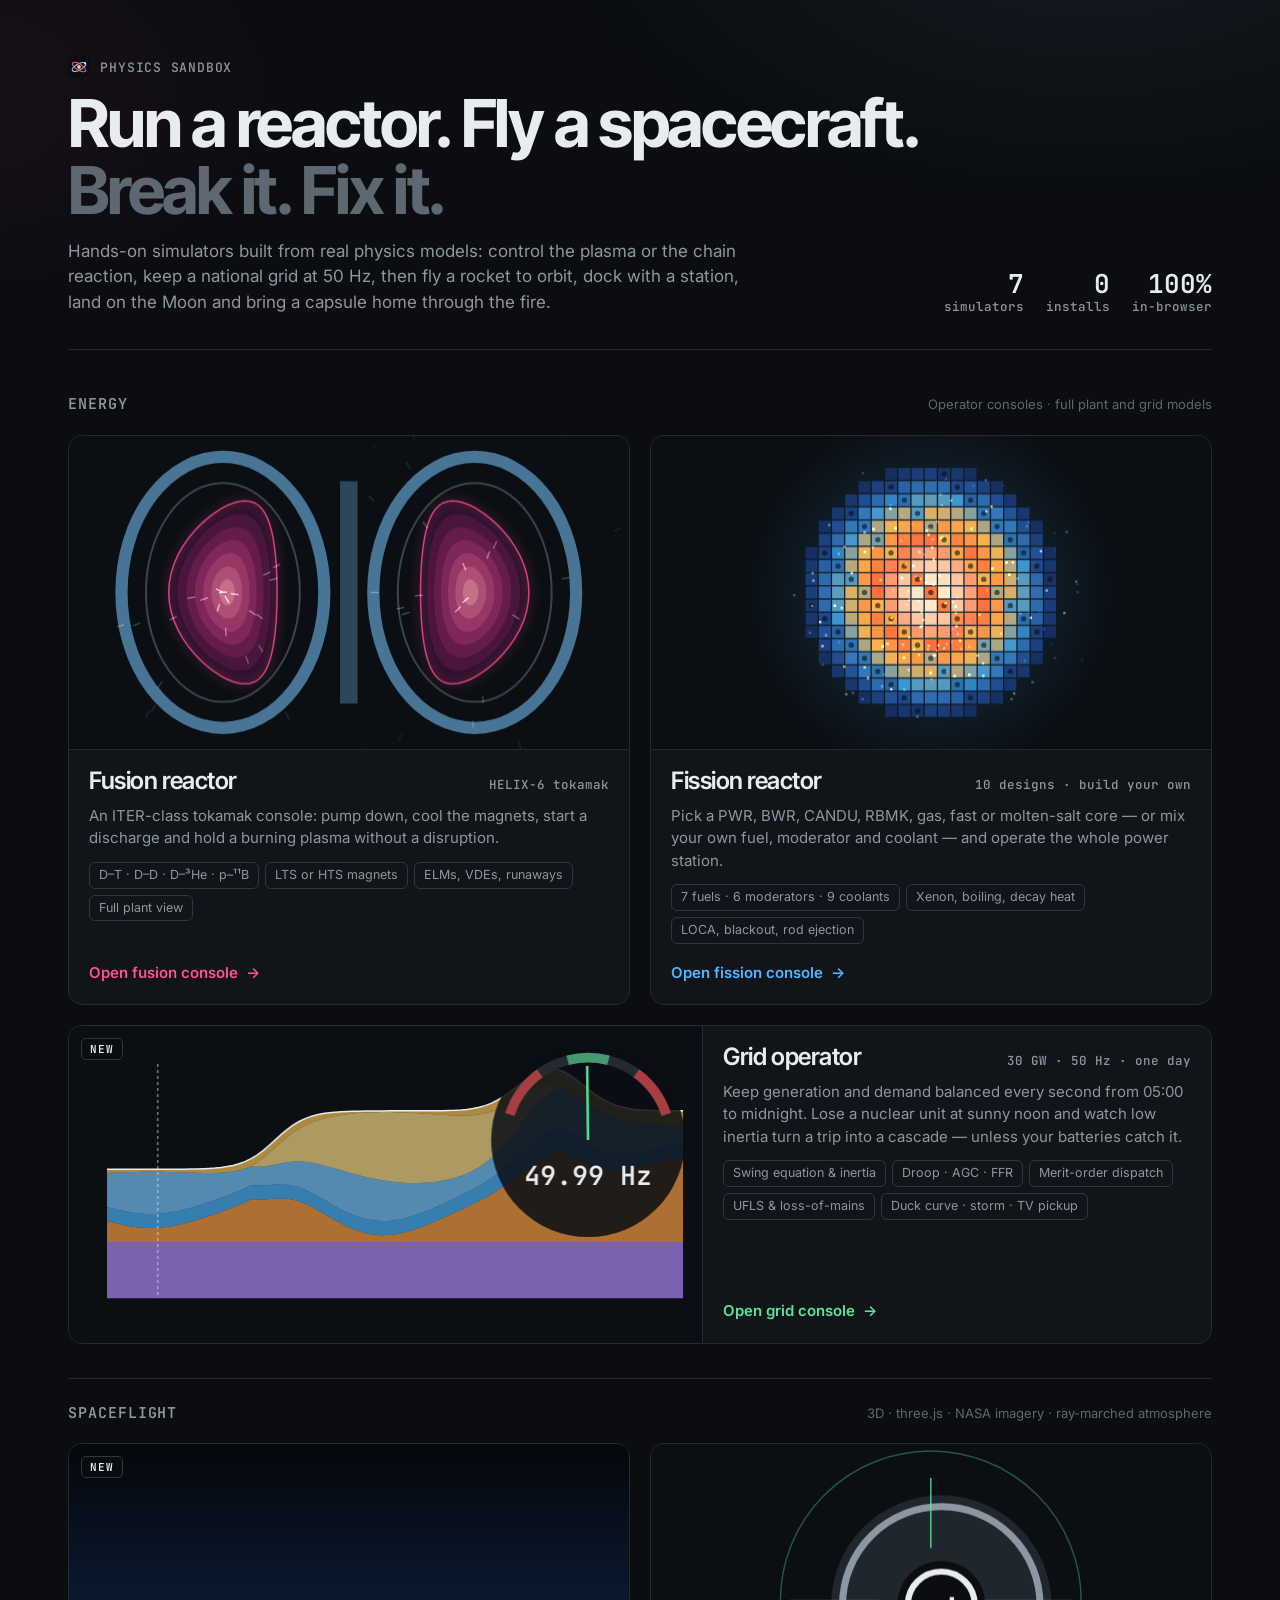
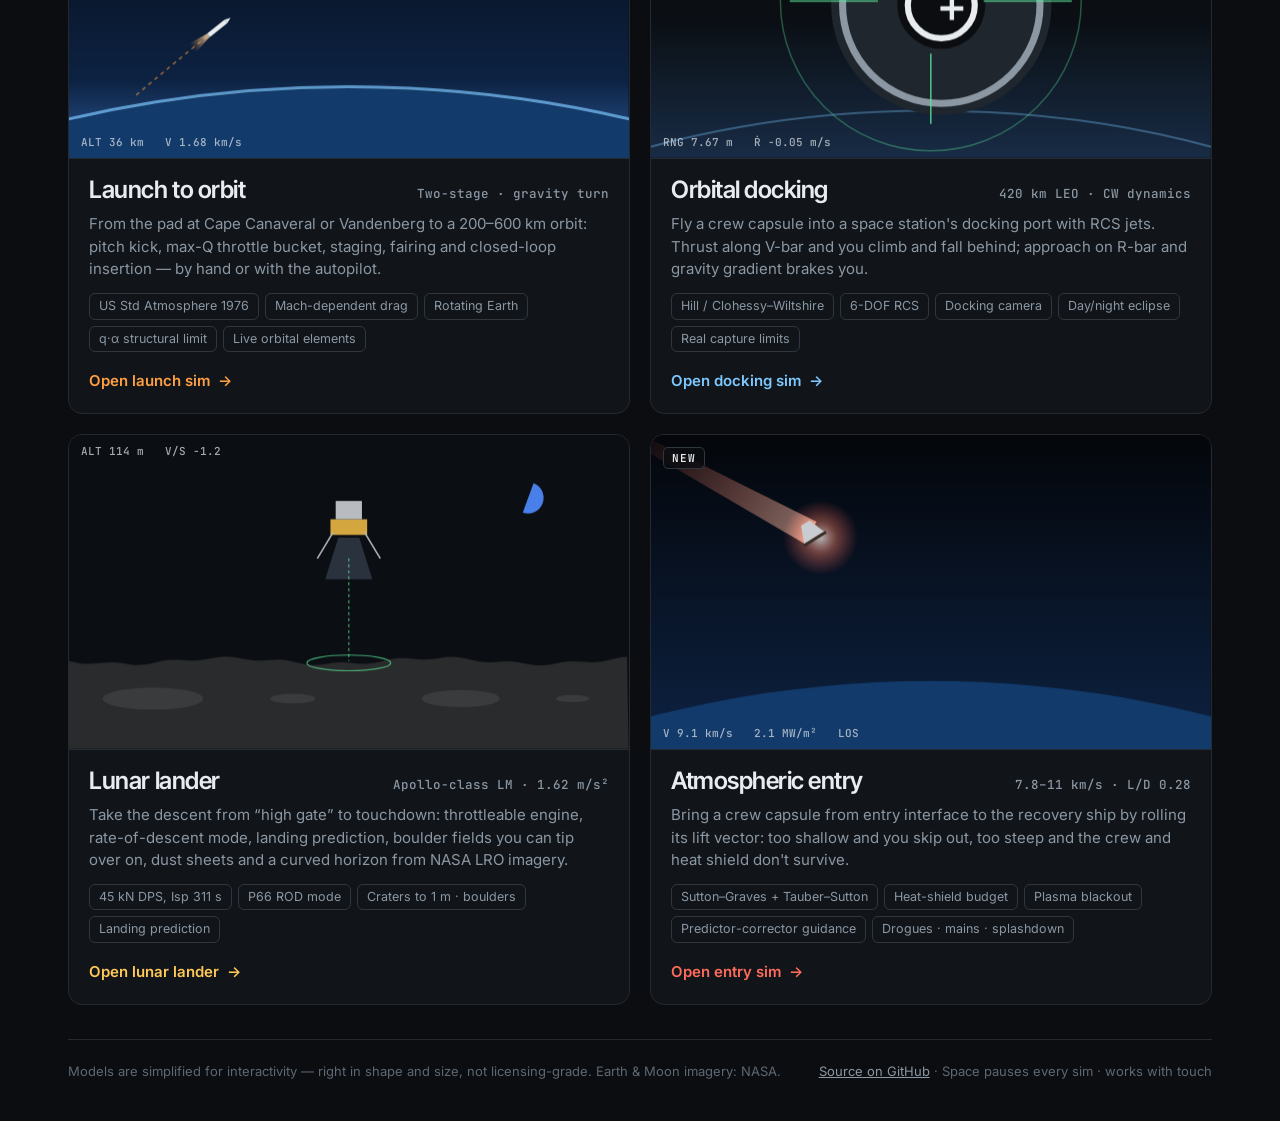
<file: index.html>
<!DOCTYPE html>
<html lang="en">
<head>
<meta charset="utf-8">
<meta name="viewport" content="width=device-width, initial-scale=1">
<title>Physics Sandbox · AppliedPhysicsPlayground</title>
<meta name="description" content="Interactive physics simulators in the browser: tokamak fusion, fission power plants, a national grid at 50 Hz, launch to orbit, orbital docking, atmospheric entry and a 3D lunar lander.">
<meta name="theme-color" content="#0b0d10">
<meta property="og:title" content="Physics Sandbox">
<meta property="og:description" content="Run a reactor, keep the grid at 50 Hz, fly a rocket to orbit, dock, re-enter and land on the Moon — all on real physics models.">
<link rel="icon" href="favicon.svg" type="image/svg+xml">
<link rel="preconnect" href="https://fonts.googleapis.com">
<link rel="preconnect" href="https://fonts.gstatic.com" crossorigin>
<link href="https://fonts.googleapis.com/css2?family=Inter+Tight:wght@500;600;700&family=Inter:wght@400;500;600&family=JetBrains+Mono:wght@400;500&display=swap" rel="stylesheet">
<style>
/* Physics Sandbox launcher — same graphite console language as the simulators; each card is a live window into its machine */
:root{color-scheme:dark;--bg:#0b0d10;--p1:#11151a;--p2:#161b21;--line:#232a32;--line2:#2e3740;--ink:#e8ecef;--mute:#8b97a3;--dim:#5d6873;--pink:#ff4f9a;--cher:#4fb6ff;--ice:#7cc8ff;--gold:#ffc857;--grn:#5be39a;--org:#ff9f43;--red:#ff6b5a;--mono:"JetBrains Mono",ui-monospace,monospace}
*{box-sizing:border-box;min-width:0}
html,body{margin:0;background:var(--bg);color:var(--ink);font:15px/1.5 Inter,system-ui,-apple-system,"Segoe UI",sans-serif;-webkit-font-smoothing:antialiased}
body::before{content:"";position:fixed;inset:0;pointer-events:none;background:radial-gradient(900px 500px at 85% -10%,rgba(124,200,255,.08),transparent 60%),radial-gradient(700px 420px at -5% 10%,rgba(255,79,154,.06),transparent 60%);z-index:0}
a{color:inherit}
.wrap{position:relative;z-index:1;max-width:1220px;margin:0 auto;padding:0 max(18px,3vw)}
header{padding:56px 0 34px;border-bottom:1px solid var(--line);display:grid;grid-template-columns:minmax(0,1fr) auto;gap:24px;align-items:end}
.kicker{font:500 13px var(--mono);color:var(--mute);letter-spacing:.06em;text-transform:uppercase;display:flex;align-items:center;gap:10px}
.kicker img{width:22px;height:22px}
h1{font:700 clamp(36px,5.4vw,66px)/1.02 "Inter Tight",Inter,sans-serif;letter-spacing:-.035em;margin:12px 0 14px}
h1 span{color:var(--dim)}
.lede{color:var(--mute);font-size:17px;max-width:64ch;margin:0}
.stats{display:flex;gap:22px;font:500 12.5px var(--mono);color:var(--mute);text-align:right}
.stats b{display:block;font:600 26px/1.1 var(--mono);color:var(--ink)}
.grid{display:grid;grid-template-columns:repeat(2,minmax(0,1fr));gap:20px;padding:30px 0 34px}
.group{grid-column:1/-1;display:flex;align-items:baseline;justify-content:space-between;gap:12px;margin-top:10px;padding-top:4px}
.group:not(:first-child){border-top:1px solid var(--line);padding-top:24px;margin-top:14px}
.group h3{font:600 15px var(--mono);letter-spacing:.06em;text-transform:uppercase;color:var(--mute);margin:0}
.group span{color:var(--dim);font-size:13px}
.card{position:relative;display:flex;flex-direction:column;background:var(--p1);border:1px solid var(--line);border-radius:14px;overflow:hidden;text-decoration:none;transition:border-color .2s,transform .2s,box-shadow .2s}
.card:hover{border-color:var(--line2);transform:translateY(-2px);box-shadow:0 14px 40px rgba(0,0,0,.35)}
.card:focus-visible{outline:2px solid var(--ice);outline-offset:3px}
.card canvas{display:block;width:100%;aspect-ratio:16/9;background:#0b0f14;border-bottom:1px solid var(--line)}
.card.wide{grid-column:1/-1;display:grid;grid-template-columns:minmax(0,1.25fr) minmax(0,1fr)}
.card.wide canvas{aspect-ratio:auto;height:100%;min-height:260px;border-bottom:0;border-right:1px solid var(--line)}
.new{position:absolute;top:12px;left:12px;font:600 11px var(--mono);letter-spacing:.08em;padding:3px 8px;border-radius:5px;background:rgba(11,13,16,.8);border:1px solid var(--line2);color:var(--ink)}
.body{padding:18px 20px 20px;display:flex;flex-direction:column;gap:10px;flex:1}
.title{display:flex;justify-content:space-between;align-items:baseline;gap:12px;flex-wrap:wrap}
h2{font:600 24px/1.1 "Inter Tight",Inter,sans-serif;letter-spacing:-.02em;margin:0}
.tag{font:500 12.5px var(--mono);color:var(--mute);white-space:nowrap}
.body p{margin:0;color:var(--mute)}
ul{list-style:none;margin:2px 0 0;padding:0;display:flex;flex-wrap:wrap;gap:6px}
li{font-size:12.5px;padding:3px 9px;border-radius:6px;border:1px solid var(--line2);color:var(--mute)}
.go{margin-top:auto;padding-top:8px;font-weight:600;display:flex;align-items:center;gap:8px}
.go i{font-style:normal;transition:transform .2s}
.card:hover .go i{transform:translateX(4px)}
.fusion .go{color:var(--pink)}.fission .go{color:var(--cher)}.gridc .go{color:var(--grn)}.launch .go{color:var(--org)}.dock .go{color:var(--ice)}.lander .go{color:var(--gold)}.entry .go{color:var(--red)}
footer{border-top:1px solid var(--line);padding:22px 0 40px;color:var(--dim);font-size:13px;display:flex;justify-content:space-between;gap:12px;flex-wrap:wrap}
footer a{color:var(--mute)}footer a:hover{color:var(--ink)}
@media(max-width:900px){.grid{grid-template-columns:minmax(0,1fr)}.card.wide{grid-template-columns:minmax(0,1fr)}.card.wide canvas{aspect-ratio:16/9;height:auto;border-right:0;border-bottom:1px solid var(--line)}header{grid-template-columns:minmax(0,1fr);padding-top:36px}.stats{text-align:left}}
@media(prefers-reduced-motion:reduce){.card,.go i{transition:none}}
</style>
</head>
<body>
<div class="wrap">
  <header>
    <div>
      <div class="kicker"><img src="favicon.svg" alt="">Physics Sandbox</div>
      <h1>Run a reactor. Fly a spacecraft.<br><span>Break it. Fix it.</span></h1>
      <p class="lede">Hands-on simulators built from real physics models: control the plasma or the chain reaction, keep a national grid at 50 Hz, then fly a rocket to orbit, dock with a station, land on the Moon and bring a capsule home through the fire.</p>
    </div>
    <div class="stats"><div><b>7</b>simulators</div><div><b>0</b>installs</div><div><b>100%</b>in-browser</div></div>
  </header>

  <main class="grid">
    <div class="group"><h3>Energy</h3><span>Operator consoles · full plant and grid models</span></div>
    <a class="card fusion" href="fusion/" aria-label="Open the fusion reactor simulator">
      <canvas data-anim="fusion" aria-hidden="true"></canvas>
      <div class="body">
        <div class="title"><h2>Fusion reactor</h2><span class="tag">HELIX-6 tokamak</span></div>
        <p>An ITER-class tokamak console: pump down, cool the magnets, start a discharge and hold a burning plasma without a disruption.</p>
        <ul><li>D–T · D–D · D–³He · p–¹¹B</li><li>LTS or HTS magnets</li><li>ELMs, VDEs, runaways</li><li>Full plant view</li></ul>
        <span class="go">Open fusion console <i>→</i></span>
      </div>
    </a>
    <a class="card fission" href="fission/" aria-label="Open the fission reactor simulator">
      <canvas data-anim="fission" aria-hidden="true"></canvas>
      <div class="body">
        <div class="title"><h2>Fission reactor</h2><span class="tag">10 designs · build your own</span></div>
        <p>Pick a PWR, BWR, CANDU, RBMK, gas, fast or molten-salt core — or mix your own fuel, moderator and coolant — and operate the whole power station.</p>
        <ul><li>7 fuels · 6 moderators · 9 coolants</li><li>Xenon, boiling, decay heat</li><li>LOCA, blackout, rod ejection</li></ul>
        <span class="go">Open fission console <i>→</i></span>
      </div>
    </a>
    <a class="card gridc wide" href="grid/" aria-label="Open the grid operator simulator">
      <canvas data-anim="grid" aria-hidden="true"></canvas>
      <span class="new">NEW</span>
      <div class="body">
        <div class="title"><h2>Grid operator</h2><span class="tag">30 GW · 50 Hz · one day</span></div>
        <p>Keep generation and demand balanced every second from 05:00 to midnight. Lose a nuclear unit at sunny noon and watch low inertia turn a trip into a cascade — unless your batteries catch it.</p>
        <ul><li>Swing equation & inertia</li><li>Droop · AGC · FFR</li><li>Merit-order dispatch</li><li>UFLS & loss-of-mains</li><li>Duck curve · storm · TV pickup</li></ul>
        <span class="go">Open grid console <i>→</i></span>
      </div>
    </a>

    <div class="group"><h3>Spaceflight</h3><span>3D · three.js · NASA imagery · ray-marched atmosphere</span></div>
    <a class="card launch" href="launch/" aria-label="Open the launch to orbit simulator">
      <canvas data-anim="launch" aria-hidden="true"></canvas>
      <span class="new">NEW</span>
      <div class="body">
        <div class="title"><h2>Launch to orbit</h2><span class="tag">Two-stage · gravity turn</span></div>
        <p>From the pad at Cape Canaveral or Vandenberg to a 200–600 km orbit: pitch kick, max-Q throttle bucket, staging, fairing and closed-loop insertion — by hand or with the autopilot.</p>
        <ul><li>US Std Atmosphere 1976</li><li>Mach-dependent drag</li><li>Rotating Earth</li><li>q·α structural limit</li><li>Live orbital elements</li></ul>
        <span class="go">Open launch sim <i>→</i></span>
      </div>
    </a>
    <a class="card dock" href="docking/" aria-label="Open the orbital docking simulator">
      <canvas data-anim="dock" aria-hidden="true"></canvas>
      <div class="body">
        <div class="title"><h2>Orbital docking</h2><span class="tag">420 km LEO · CW dynamics</span></div>
        <p>Fly a crew capsule into a space station's docking port with RCS jets. Thrust along V-bar and you climb and fall behind; approach on R-bar and gravity gradient brakes you.</p>
        <ul><li>Hill / Clohessy–Wiltshire</li><li>6-DOF RCS</li><li>Docking camera</li><li>Day/night eclipse</li><li>Real capture limits</li></ul>
        <span class="go">Open docking sim <i>→</i></span>
      </div>
    </a>
    <a class="card lander" href="lander/" aria-label="Open the lunar lander game">
      <canvas data-anim="lander" aria-hidden="true"></canvas>
      <div class="body">
        <div class="title"><h2>Lunar lander</h2><span class="tag">Apollo-class LM · 1.62 m/s²</span></div>
        <p>Take the descent from “high gate” to touchdown: throttleable engine, rate-of-descent mode, landing prediction, boulder fields you can tip over on, dust sheets and a curved horizon from NASA LRO imagery.</p>
        <ul><li>45 kN DPS, Isp 311 s</li><li>P66 ROD mode</li><li>Craters to 1 m · boulders</li><li>Landing prediction</li></ul>
        <span class="go">Open lunar lander <i>→</i></span>
      </div>
    </a>
    <a class="card entry" href="reentry/" aria-label="Open the atmospheric entry simulator">
      <canvas data-anim="entry" aria-hidden="true"></canvas>
      <span class="new">NEW</span>
      <div class="body">
        <div class="title"><h2>Atmospheric entry</h2><span class="tag">7.8–11 km/s · L/D 0.28</span></div>
        <p>Bring a crew capsule from entry interface to the recovery ship by rolling its lift vector: too shallow and you skip out, too steep and the crew and heat shield don't survive.</p>
        <ul><li>Sutton–Graves + Tauber–Sutton</li><li>Heat-shield budget</li><li>Plasma blackout</li><li>Predictor-corrector guidance</li><li>Drogues · mains · splashdown</li></ul>
        <span class="go">Open entry sim <i>→</i></span>
      </div>
    </a>
  </main>

  <footer><span>Models are simplified for interactivity — right in shape and size, not licensing-grade. Earth &amp; Moon imagery: NASA.</span><span><a href="https://github.com/protoknight12/AppliedPhysicsPlayground">Source on GitHub</a> · Space pauses every sim · works with touch</span></footer>
</div>
<script>
{
const reduce = matchMedia('(prefers-reduced-motion: reduce)').matches;
const views = new Map();   // canvas → { c, W, H, visible }
const dpr = () => Math.min(2, devicePixelRatio || 1);
function size(cv) { const r = cv.getBoundingClientRect(), d = dpr(), v = views.get(cv); v.W = r.width; v.H = r.height; cv.width = Math.round(r.width * d); cv.height = Math.round(r.height * d); v.c.setTransform(d, 0, 0, d, 0, 0); }
const ro = new ResizeObserver(es => es.forEach(e => views.has(e.target) && size(e.target)));
const io = new IntersectionObserver(es => es.forEach(e => { const v = views.get(e.target); if (v) v.visible = e.isIntersecting; }), { rootMargin: '80px' });
document.querySelectorAll('canvas[data-anim]').forEach(cv => { views.set(cv, { c: cv.getContext('2d'), W: 0, H: 0, visible: true, k: cv.dataset.anim }); size(cv); ro.observe(cv); io.observe(cv); });

const A = {};
// fusion: a D-shaped plasma with flux surfaces, ELM flashes and neutrons
const fN = [];
A.fusion = (c, W, H, t) => {
  const s = Math.min(W / 16, H / 9);
  [-1, 1].forEach(sg => {
    const cx = W / 2 + sg * 3.6 * s, cy = H / 2;
    c.lineWidth = 0.35 * s; c.strokeStyle = 'rgba(124,200,255,0.55)'; c.beginPath(); c.ellipse(cx, cy, 2.9 * s, 3.9 * s, 0, 0, 7); c.stroke();
    c.lineWidth = 2; c.strokeStyle = '#3a4550'; c.beginPath(); c.ellipse(cx, cy, 2.2 * s, 3.15 * s, 0, 0, 7); c.stroke();
    const elm = (Math.sin(t * 2.3) > 0.985) ? 1 : 0;
    const surf = r => { const a = 1.55 * s * r, k = 1.7; c.beginPath(); for (let i = 0; i <= 60; i++) { const th = i / 60 * 6.283, d = 0.42 * r; const x = cx - sg * 0.12 * s * (1 - r * r) + sg * a * Math.cos(th + d * Math.sin(th)), y = cy - k * a * Math.sin(th); i ? c.lineTo(x, y) : c.moveTo(x, y); } c.closePath(); };
    for (let j = 7; j >= 1; j--) { const r = j / 7, v = 1 - r; surf(r); c.fillStyle = `rgba(${Math.round(140 + 115 * v)},${Math.round(30 + 200 * v * v)},${Math.round(110 + 80 * v * v)},${0.25 + 0.1 * v})`; c.fill(); }
    surf(1);
    c.strokeStyle = elm ? 'rgba(255,240,250,0.95)' : 'rgba(255,79,154,0.8)'; c.lineWidth = elm ? 3 : 1.5; c.shadowColor = '#ff4f9a'; c.shadowBlur = elm ? 26 : 12; c.stroke(); c.shadowBlur = 0;
    if (!reduce && Math.random() < 0.5) { const a = Math.random() * 6.283; fN.push({ x: cx, y: cy, vx: Math.cos(a), vy: Math.sin(a), l: 0 }); }
  });
  c.fillStyle = 'rgba(124,200,255,0.3)'; c.fillRect(W / 2 - 0.25 * s, H / 2 - 3.2 * s, 0.5 * s, 6.4 * s);
  c.globalCompositeOperation = 'lighter';
  for (let i = fN.length - 1; i >= 0; i--) { const q = fN[i]; q.l += 0.016; q.x += q.vx * 4; q.y += q.vy * 4; if (q.l > 0.8) { fN.splice(i, 1); continue; } c.strokeStyle = `rgba(190,225,255,${0.45 * (1 - q.l / 0.8)})`; c.beginPath(); c.moveTo(q.x, q.y); c.lineTo(q.x - q.vx * 8, q.y - q.vy * 8); c.stroke(); }
  c.globalCompositeOperation = 'source-over';
};
// fission: square lattice, power map breathing with rods, neutrons slowing from amber to blue
const nN = [];
A.fission = (c, W, H, t) => {
  const R = Math.min(W, H) * 0.4, cx = W / 2, cy = H / 2, N = 9, p = R / (N + 0.5);
  const g = c.createRadialGradient(cx, cy, R * 0.2, cx, cy, R * 1.5); g.addColorStop(0, 'rgba(79,182,255,0.18)'); g.addColorStop(1, 'rgba(79,182,255,0)'); c.fillStyle = g; c.fillRect(0, 0, W, H);
  const ins = 0.25 + 0.15 * Math.sin(t * 0.6), stops = [[12, 22, 48], [30, 70, 140], [60, 150, 210], [250, 180, 80], [255, 110, 60], [255, 240, 210]];
  for (let i = -N; i <= N; i++) for (let j = -N; j <= N; j++) {
    const x = i * p, y = j * p, r = Math.hypot(x, y) / R; if (r > 1) continue;
    const rod = (i * 7 + j * 3 + 40) % 5 === 0, y2 = (2.405 * r * 0.92) ** 2, J = 1 - y2 / 4 + y2 * y2 / 64 - y2 * y2 * y2 / 2304;
    const v = J * (rod ? 1 - 0.6 * ins : 1), f = Math.max(0, Math.min(0.999, v)) * 5, k = Math.floor(f), m = f - k, a = stops[k], b = stops[k + 1];
    c.fillStyle = `rgb(${a.map((q, z) => Math.round(q + (b[z] - q) * m)).join(',')})`; c.fillRect(cx + x - p * 0.45, cy + y - p * 0.45, p * 0.9, p * 0.9);
    if (rod) { c.fillStyle = `rgba(10,12,15,${0.35 + 0.6 * ins})`; c.beginPath(); c.arc(cx + x, cy + y, p * 0.2, 0, 7); c.fill(); }
  }
  if (!reduce) for (let i = 0; i < 3; i++) { const a = Math.random() * 6.283, r = Math.sqrt(Math.random()) * R * 0.9; nN.push({ x: cx + r * Math.cos(a), y: cy + r * Math.sin(a), vx: Math.cos(a * 3), vy: Math.sin(a * 3), l: 0 }); }
  c.globalCompositeOperation = 'lighter';
  for (let i = nN.length - 1; i >= 0; i--) { const q = nN[i]; q.l += 0.016; const f = q.l / 0.9; if (f > 1) { nN.splice(i, 1); continue; } const sp = 3 * Math.max(0.15, 1 - f * 1.3); q.x += q.vx * sp; q.y += q.vy * sp; if (Math.random() < 0.06) { const a = Math.random() * 6.283; q.vx = Math.cos(a); q.vy = Math.sin(a); } const th = Math.min(1, f * 1.4); c.fillStyle = `rgba(${Math.round(255 - 170 * th)},${Math.round(190 - 10 * th)},${Math.round(90 + 165 * th)},${0.8 * (1 - f)})`; c.fillRect(q.x - 1, q.y - 1, 2.4, 2.4); }
  c.globalCompositeOperation = 'source-over';
};
// grid: frequency gauge + a day's generation stack scrolling, with a trip transient every few seconds
A.grid = (c, W, H, t) => {
  const L = W * 0.06, R = W * 0.97, T = H * 0.12, B = H * 0.86, hrs = 24, cyc = (t * 0.06) % 1;
  const col = ['#b38cff', '#ff9f43', '#4fb6ff', '#7cc8ff', '#ffe08a', '#ffc857'];
  const dem = h => 0.55 + 0.25 / (1 + Math.exp(-(h - 7) * 1.5)) + 0.18 * Math.exp(-(((h - 18.5) / 1.9) ** 2));
  const comp = h => { const sol = Math.max(0, Math.sin(Math.PI * (h - 6) / 13)) * 0.3, wind = 0.13 + 0.05 * Math.sin(h * 0.7 + t * 0.2); const d = dem(h); const nuc = 0.24, hyd = 0.06 + 0.04 * Math.exp(-(((h - 18.5) / 2) ** 2)); const rest = Math.max(0, d - nuc - sol - wind - hyd); return [nuc, rest * 0.85, hyd, wind, sol, rest * 0.15]; };
  const X = h => L + h / hrs * (R - L), Y = v => B - v * (B - T);
  let below = new Array(97).fill(0);
  for (let k = 0; k < 6; k++) { c.fillStyle = col[k] + 'aa'; c.beginPath(); for (let i = 0; i <= 96; i++) { const h = i / 4, v = below[i] + comp(h)[k]; i ? c.lineTo(X(h), Y(v)) : c.moveTo(X(h), Y(v)); } for (let i = 96; i >= 0; i--) c.lineTo(X(i / 4), Y(below[i])); c.fill(); for (let i = 0; i <= 96; i++) below[i] += comp(i / 4)[k]; }
  c.strokeStyle = '#e8ecef'; c.lineWidth = 1.5; c.beginPath(); for (let i = 0; i <= 96; i++) { const h = i / 4; i ? c.lineTo(X(h), Y(dem(h))) : c.moveTo(X(h), Y(dem(h))); } c.stroke();
  const nh = cyc * 24; c.strokeStyle = 'rgba(232,236,239,.5)'; c.setLineDash([3, 3]); c.beginPath(); c.moveTo(X(nh), T); c.lineTo(X(nh), B); c.stroke(); c.setLineDash([]);
  // gauge
  const gx = W * 0.82, gy = H * 0.36, gr = Math.min(W * 0.13, H * 0.26), a0 = Math.PI * 1.1, a1 = Math.PI * 1.9;
  const ph = (t % 7) / 7, f = 50 - (ph > 0.3 ? 0.45 * Math.exp(-(ph - 0.3) * 9) * Math.sin(Math.min(Math.PI / 2, (ph - 0.3) * 18)) : 0) + 0.01 * Math.sin(t * 3);
  c.fillStyle = 'rgba(11,15,20,.85)'; c.beginPath(); c.arc(gx, gy, gr * 1.18, 0, 7); c.fill();
  c.lineWidth = gr * 0.12; for (const [f1, f2, cc] of [[49, 51, '#232a32'], [49.8, 50.2, 'rgba(91,227,154,.6)'], [49, 49.5, 'rgba(255,77,77,.6)'], [50.5, 51, 'rgba(255,77,77,.6)']]) { c.strokeStyle = cc; c.beginPath(); c.arc(gx, gy, gr, a0 + (f1 - 49) / 2 * (a1 - a0), a0 + (f2 - 49) / 2 * (a1 - a0)); c.stroke(); }
  const a = a0 + (f - 49) / 2 * (a1 - a0); c.strokeStyle = Math.abs(f - 50) < 0.2 ? '#5be39a' : '#ffb340'; c.lineWidth = 2.5; c.beginPath(); c.moveTo(gx, gy); c.lineTo(gx + Math.cos(a) * gr * 0.9, gy + Math.sin(a) * gr * 0.9); c.stroke();
  c.fillStyle = '#e8ecef'; c.font = `600 ${Math.max(12, gr * 0.32)}px JetBrains Mono`; c.textAlign = 'center'; c.fillText(f.toFixed(2) + ' Hz', gx, gy + gr * 0.55); c.textAlign = 'left';
};
// launch: curved Earth limb, rocket climbing on a gravity-turn arc with a plume, staging flash
A.launch = (c, W, H, t) => {
  const cyc = (t % 10) / 10, cx = W * 0.5, R = W * 2.2, cy = H + R - H * 0.22;
  const g = c.createLinearGradient(0, 0, 0, H); g.addColorStop(0, '#05070b'); g.addColorStop(0.75, '#0d2242'); g.addColorStop(1, '#2a5a9a'); c.fillStyle = g; c.fillRect(0, 0, W, H);
  c.fillStyle = '#123a6a'; c.beginPath(); c.arc(cx, cy, R, 0, 7); c.fill();
  c.strokeStyle = 'rgba(124,200,255,.7)'; c.lineWidth = 3; c.beginPath(); c.arc(cx, cy, R + 2, Math.PI * 1.2, Math.PI * 1.8); c.stroke();
  const path = s => { const x = W * 0.12 + s * W * 0.78, y = H * 0.8 - Math.sin(Math.min(1, s * 1.2) * Math.PI / 2) * H * 0.62; return [x, y]; };
  c.strokeStyle = 'rgba(255,159,67,.55)'; c.setLineDash([4, 4]); c.lineWidth = 1.5; c.beginPath(); for (let i = 0; i <= 60; i++) { const [x, y] = path(i / 60 * cyc); i ? c.lineTo(x, y) : c.moveTo(x, y); } c.stroke(); c.setLineDash([]);
  const [x, y] = path(cyc), [x2, y2] = path(Math.max(0, cyc - 0.01)), ang = Math.atan2(y - y2, x - x2);
  c.save(); c.translate(x, y); c.rotate(ang);
  const pl = 18 + cyc * 40, pw = 3 + cyc * 14, pg = c.createLinearGradient(0, 0, -pl, 0); pg.addColorStop(0, 'rgba(255,240,200,.95)'); pg.addColorStop(1, 'rgba(255,160,80,0)');
  c.fillStyle = pg; c.beginPath(); c.moveTo(-4, -2); c.lineTo(-pl, -pw); c.lineTo(-pl, pw); c.lineTo(-4, 2); c.fill();
  c.fillStyle = '#e8ecef'; c.fillRect(-4, -2.2, cyc < 0.45 ? 22 : 9, 4.4); c.beginPath(); c.moveTo(cyc < 0.45 ? 18 : 5, -2.2); c.lineTo(cyc < 0.45 ? 24 : 11, 0); c.lineTo(cyc < 0.45 ? 18 : 5, 2.2); c.fill();
  c.restore();
  if (cyc > 0.45) { const s = (cyc - 0.45) * 60; const [bx, by] = path(0.45); c.fillStyle = 'rgba(232,236,239,.6)'; c.save(); c.translate(bx - s * 0.8, by + s * s * 0.06); c.rotate(s * 0.08); c.fillRect(-6, -2, 12, 4); c.restore(); }
  c.fillStyle = 'rgba(232,236,239,0.7)'; c.font = '500 11px JetBrains Mono, monospace'; c.fillText(`ALT ${(cyc * 210).toFixed(0)} km   V ${(0.4 + cyc * 7.4).toFixed(2)} km/s${cyc > 0.45 ? '   S2' : ''}`, 12, H - 12);
};
// docking: centreline target with standoff cross, approach ring breathing in
A.dock = (c, W, H, t) => {
  const g = c.createLinearGradient(0, H * 0.55, 0, H); g.addColorStop(0, 'rgba(60,120,200,0)'); g.addColorStop(1, 'rgba(60,120,200,0.28)'); c.fillStyle = g; c.fillRect(0, 0, W, H);
  c.strokeStyle = 'rgba(124,200,255,0.35)'; c.lineWidth = 2; c.beginPath(); c.ellipse(W / 2, H * 1.9, W * 1.1, H * 1.05, 0, Math.PI * 1.15, Math.PI * 1.85); c.stroke();
  const cx = W / 2 + Math.sin(t * 0.7) * W * 0.02, cy = H / 2 + Math.cos(t * 0.5) * H * 0.02, R = Math.min(W, H) * 0.28;
  c.fillStyle = '#20262d'; c.beginPath(); c.arc(cx, cy, R * 1.25, 0, 7); c.fill();
  c.strokeStyle = '#8b97a3'; c.lineWidth = R * 0.08; c.beginPath(); c.arc(cx, cy, R * 1.12, 0, 7); c.stroke();
  c.fillStyle = '#0b0d10'; c.beginPath(); c.arc(cx, cy, R * 0.5, 0, 7); c.fill();
  c.strokeStyle = '#e8ecef'; c.lineWidth = R * 0.07; c.beginPath(); c.arc(cx, cy, R * 0.38, 0, 7); c.stroke();
  const ox = Math.sin(t * 0.9) * R * 0.12, oy = Math.cos(t * 0.6) * R * 0.08;
  c.lineWidth = R * 0.05; c.beginPath(); c.moveTo(cx + ox - R * 0.13, cy + oy); c.lineTo(cx + ox + R * 0.13, cy + oy); c.moveTo(cx + ox, cy + oy - R * 0.13); c.lineTo(cx + ox, cy + oy + R * 0.13); c.stroke();
  c.strokeStyle = 'rgba(91,227,154,0.85)'; c.lineWidth = 1.5;
  c.beginPath(); c.moveTo(W / 2 - R * 1.6, H / 2); c.lineTo(W / 2 - R * 0.6, H / 2); c.moveTo(W / 2 + R * 0.6, H / 2); c.lineTo(W / 2 + R * 1.6, H / 2); c.moveTo(W / 2, H / 2 - R * 1.4); c.lineTo(W / 2, H / 2 - R * 0.6); c.moveTo(W / 2, H / 2 + R * 0.6); c.lineTo(W / 2, H / 2 + R * 1.4); c.stroke();
  const k = (t * 0.25) % 1; c.strokeStyle = `rgba(91,227,154,${0.6 * (1 - k)})`; c.beginPath(); c.arc(W / 2, H / 2, R * (2.4 - 1.6 * k), 0, 7); c.stroke();
  c.fillStyle = 'rgba(232,236,239,0.7)'; c.font = '500 11px JetBrains Mono, monospace'; c.fillText(`RNG ${(12 - 10 * k).toFixed(2)} m   Ṙ −0.05 m/s`, 12, H - 12);
};
// lander: craters, LM descending on a faint plume, prediction line, dust sheets at touchdown
const dD = [];
A.lander = (c, W, H, t) => {
  c.fillStyle = 'rgba(80,140,255,0.9)'; c.beginPath(); c.arc(W * 0.82, H * 0.2, Math.min(W, H) * 0.05, -1.2, 1.9); c.fill();
  const gy = H * 0.72;
  c.fillStyle = '#2a2b2c'; c.beginPath(); c.moveTo(0, gy); for (let x = 0; x <= W; x += 6) c.lineTo(x, gy + Math.sin(x * 0.03) * 3 + Math.sin(x * 0.11) * 1.5); c.lineTo(W, H); c.lineTo(0, H); c.fill();
  c.fillStyle = '#3a3b3d'; for (const [x, r] of [[0.15, 0.09], [0.4, 0.04], [0.7, 0.07], [0.9, 0.03]]) { c.beginPath(); c.ellipse(W * x, gy + H * 0.12, W * r, W * r * 0.22, 0, 0, 7); c.fill(); }
  const cyc = (t % 9) / 9, alt = Math.max(0, 1 - cyc * 1.25), lx = W * 0.5, ly = gy - 20 - alt * H * 0.5, s = Math.min(W, H) / 120;
  if (alt > 0) { c.strokeStyle = alt > 0.15 ? 'rgba(91,227,154,.7)' : 'rgba(255,200,87,.8)'; c.setLineDash([3, 3]); c.lineWidth = 1.2; c.beginPath(); c.moveTo(lx, ly + 14 * s); c.lineTo(lx, gy); c.stroke(); c.setLineDash([]); c.beginPath(); c.ellipse(lx, gy + 2, 16 * s, 3 * s, 0, 0, 7); c.stroke(); }
  if (alt > 0 && !reduce) { c.fillStyle = 'rgba(184,208,255,0.18)'; c.beginPath(); c.moveTo(lx - 4 * s, ly + 6 * s); c.lineTo(lx + 4 * s, ly + 6 * s); c.lineTo(lx + 9 * s, ly + 22 * s); c.lineTo(lx - 9 * s, ly + 22 * s); c.fill(); if (alt < 0.35) for (let i = 0; i < 6; i++) { const sg = Math.random() < 0.5 ? -1 : 1; dD.push({ x: lx, y: gy + 2, vx: sg * (2 + Math.random() * 5), l: 0 }); } }
  c.fillStyle = '#d4a640'; c.fillRect(lx - 7 * s, ly - 1 * s, 14 * s, 6 * s);
  c.fillStyle = '#b8bcc0'; c.fillRect(lx - 5 * s, ly - 8 * s, 10 * s, 7 * s);
  c.strokeStyle = '#b8bcc0'; c.lineWidth = 1.5; c.beginPath(); c.moveTo(lx - 6 * s, ly + 4 * s); c.lineTo(lx - 12 * s, ly + 14 * s); c.moveTo(lx + 6 * s, ly + 4 * s); c.lineTo(lx + 12 * s, ly + 14 * s); c.stroke();
  for (let i = dD.length - 1; i >= 0; i--) { const q = dD[i]; q.l += 0.016; q.x += q.vx; if (q.l > 0.6) { dD.splice(i, 1); continue; } c.fillStyle = `rgba(181,178,170,${0.6 * (1 - q.l / 0.6)})`; c.fillRect(q.x, q.y - Math.random() * 2, 2, 1.5); }
  c.fillStyle = 'rgba(232,236,239,0.7)'; c.font = '500 11px JetBrains Mono, monospace'; c.fillText(alt > 0 ? `ALT ${(alt * 150).toFixed(0)} m   V/S −1.2` : 'CONTACT LIGHT', 12, 20);
};
// entry: capsule with a plasma sheath and luminous wake over a curved Earth, chutes at the end of the cycle
A.entry = (c, W, H, t) => {
  const cyc = (t % 12) / 12, g = c.createLinearGradient(0, 0, 0, H); g.addColorStop(0, '#04060a'); g.addColorStop(1, cyc > 0.7 ? '#3a6aa8' : '#0d2242'); c.fillStyle = g; c.fillRect(0, 0, W, H);
  c.fillStyle = '#123a6a'; c.beginPath(); c.arc(W * 0.5, H + W * 2 - H * (0.18 + cyc * 0.25), W * 2, 0, 7); c.fill();
  const x = W * (0.22 + cyc * 0.45), y = H * (0.25 + cyc * 0.4), heat = Math.max(0, Math.sin(Math.min(1, cyc / 0.65) * Math.PI));
  c.globalCompositeOperation = 'lighter';
  if (heat > 0.05) { const L = W * 0.5 * heat, wg = c.createLinearGradient(x, y, x - L, y - L * 0.55); wg.addColorStop(0, `rgba(255,190,150,${0.8 * heat})`); wg.addColorStop(1, 'rgba(255,90,60,0)'); c.fillStyle = wg; c.beginPath(); c.moveTo(x + 6, y - 10); c.lineTo(x - L, y - L * 0.55 - 6 * heat); c.lineTo(x - L, y - L * 0.55 + 14 * heat); c.lineTo(x - 6, y + 12); c.fill();
    const rg = c.createRadialGradient(x + 10, y + 6, 2, x + 10, y + 6, 26 + 18 * heat); rg.addColorStop(0, `rgba(255,230,210,${heat})`); rg.addColorStop(0.4, `rgba(255,120,80,${0.6 * heat})`); rg.addColorStop(1, 'rgba(255,80,60,0)'); c.fillStyle = rg; c.beginPath(); c.arc(x + 10, y + 6, 46, 0, 7); c.fill(); }
  c.globalCompositeOperation = 'source-over';
  c.save(); c.translate(x, y); c.rotate(cyc > 0.7 ? 0 : -0.55);
  c.fillStyle = '#c9ccd0'; c.beginPath(); c.moveTo(-12, 8); c.lineTo(12, 8); c.lineTo(5, -10); c.lineTo(-5, -10); c.closePath(); c.fill();
  c.fillStyle = '#3a2e26'; c.fillRect(-13, 7, 26, 3); c.restore();
  if (cyc > 0.72) { const o = Math.min(1, (cyc - 0.72) * 8); c.strokeStyle = 'rgba(220,220,220,.6)'; c.lineWidth = 1; for (const dx of [-26, 0, 26]) { c.beginPath(); c.moveTo(x, y - 10); c.lineTo(x + dx * o, y - 50); c.stroke(); c.fillStyle = 'rgba(232,98,44,.9)'; c.beginPath(); c.ellipse(x + dx * o, y - 52, 13 * o + 2, 6 * o + 1, 0, Math.PI, 0); c.fill(); } }
  c.fillStyle = 'rgba(232,236,239,0.7)'; c.font = '500 11px JetBrains Mono, monospace'; c.fillText(cyc < 0.7 ? `V ${(11 - cyc * 13).toFixed(1)} km/s   ${(heat * 3.2).toFixed(1)} MW/m²${heat > 0.5 ? '   LOS' : ''}` : 'MAINS · 8 m/s', 12, H - 12);
};

let last = 0;
function loop(now) {
  const t = now / 1000;
  for (const [cv, v] of views) { if (!v.visible || !v.W) continue; v.c.clearRect(0, 0, v.W, v.H); A[v.k](v.c, v.W, v.H, t); }
  if (!reduce) requestAnimationFrame(loop);
}
requestAnimationFrame(loop);
if (reduce) addEventListener('resize', () => requestAnimationFrame(loop));
}
</script>
</body>
</html>
</file>
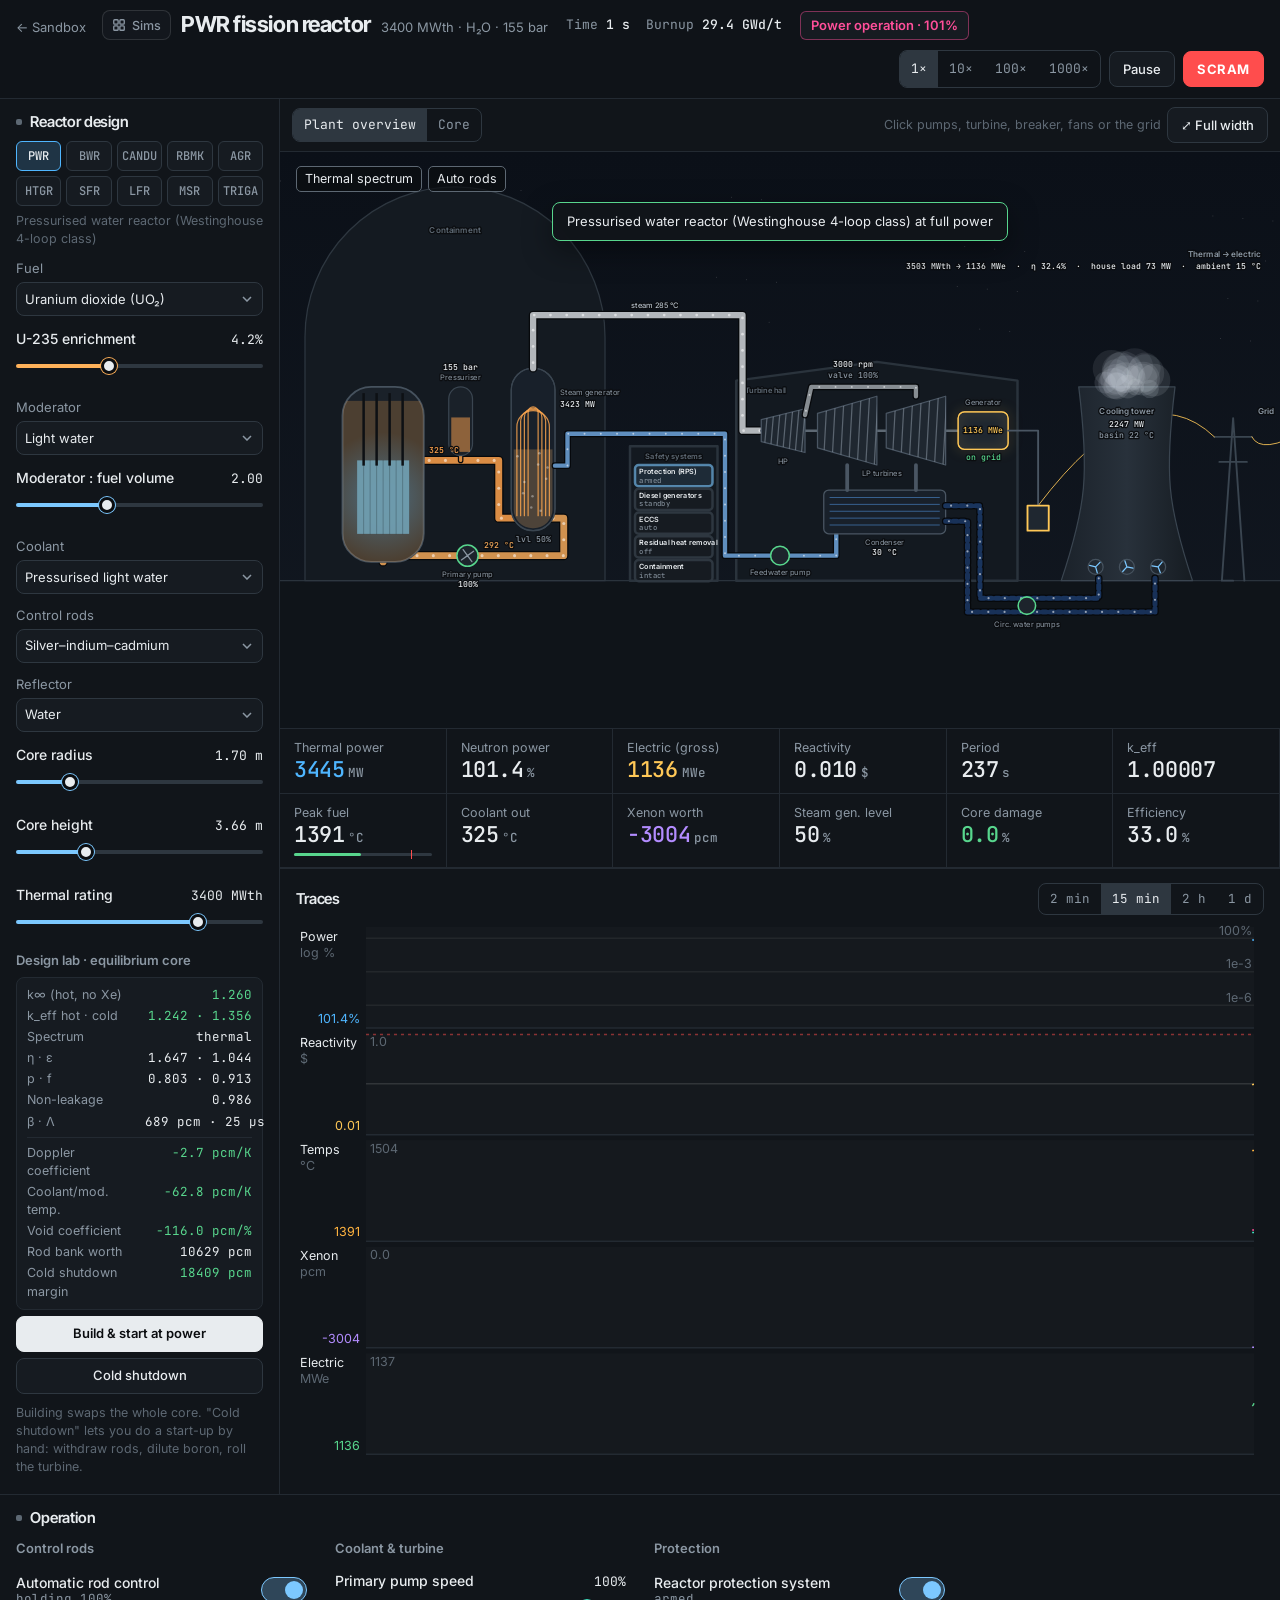
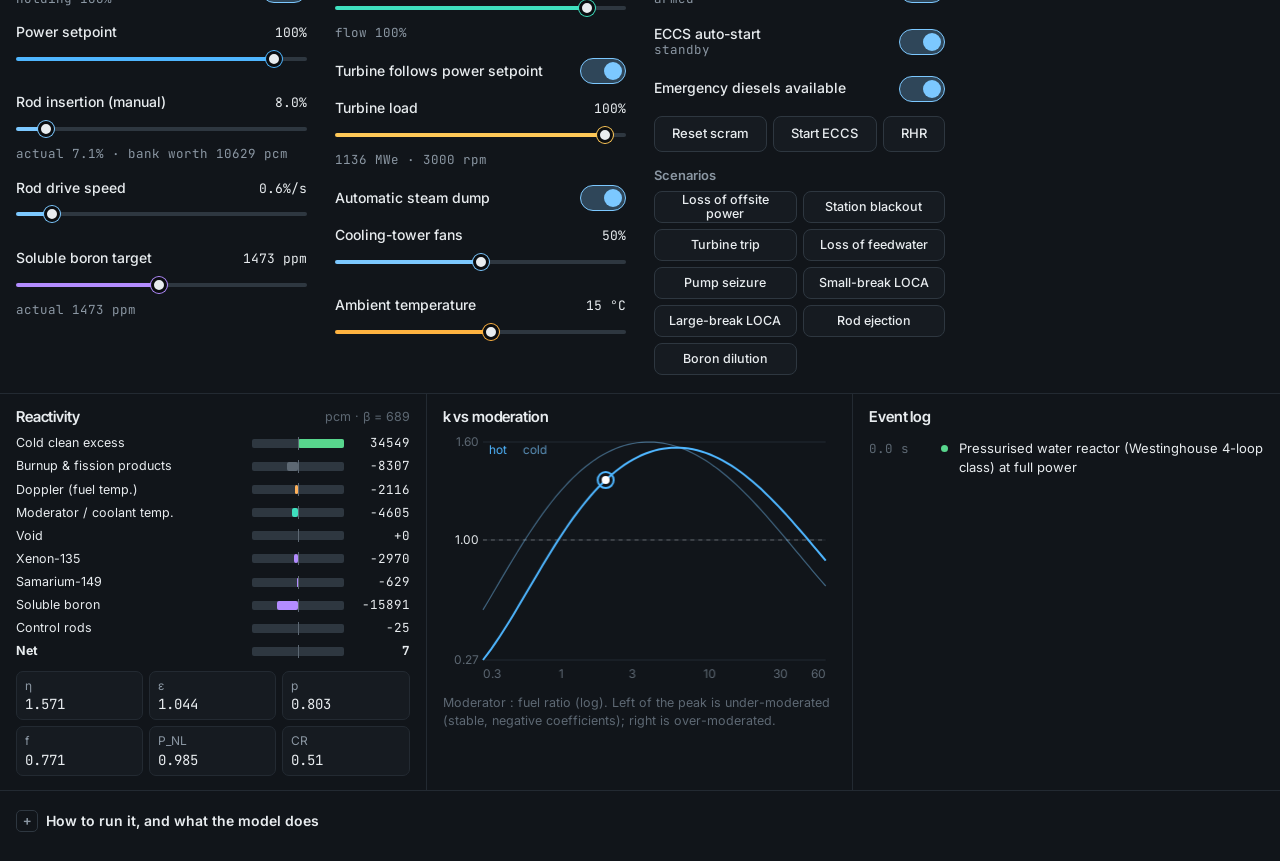
<file: fission/index.html>
<!DOCTYPE html>
<html lang="en">
<head>
<meta charset="utf-8">
<meta name="viewport" content="width=device-width, initial-scale=1">
<title>Fission Reactor · Physics Sandbox</title>
<link rel="preconnect" href="https://fonts.googleapis.com">
<link rel="preconnect" href="https://fonts.gstatic.com" crossorigin>
<link href="https://fonts.googleapis.com/css2?family=Inter+Tight:wght@500;600;700&family=Inter:wght@400;500;600&family=JetBrains+Mono:wght@400;500&display=swap" rel="stylesheet">
<link rel="icon" href="../favicon.svg" type="image/svg+xml">
<link rel="stylesheet" href="../shared/console.css">
<script src="../shared/site.js" defer></script>
<style>
/* fission-specific: Cherenkov blue is the hero colour; everything else inherits the console look */
:root{--cher:#4fb6ff;--fuel:#ffb15a}
.brand a{color:var(--mute);text-decoration:none;font-size:13px;margin-right:6px}
.brand a:hover{color:var(--ink)}
.btn.scram{background:var(--crit);border-color:var(--crit);color:#fff;font-weight:700;letter-spacing:.04em}
.btn.scram:hover{background:#ff6b6b}
.tabs{display:flex;gap:6px;align-items:center}
.vbar{display:flex;justify-content:space-between;align-items:center;gap:8px;padding:8px 12px;border-bottom:1px solid var(--line);background:var(--p1);flex-wrap:wrap}
.vbar .seg button{height:32px}
#viewFig{flex:none;height:clamp(440px,64vh,760px);min-height:0}
.center .ctr{flex:1 1 auto;display:flex;flex-direction:column;border-top:1px solid var(--line);border-right:0}
.center .ctr .fig{flex:1 1 auto;min-height:300px}
.center{min-height:0}
.main.wide{grid-template-columns:minmax(0,1fr)}
.main.wide .col.l,.main.wide .col.r{border:0;border-top:1px solid var(--line)}
.main.wide .center{order:-1}
.main.wide #viewFig{height:min(80vh,860px)}
.main.wide .col.l,.main.wide .col.r{display:grid;grid-template-columns:repeat(auto-fit,minmax(260px,1fr));gap:0 28px}
.main.wide .col>h2{grid-column:1/-1}
.tip{position:absolute;pointer-events:none;background:rgba(17,21,26,.96);border:1px solid var(--line2);border-radius:8px;padding:7px 10px;font-size:12.5px;max-width:260px;display:none;z-index:5}
.tip b{display:block;font-size:13px;margin-bottom:2px}
.tip span{color:var(--mute)}
select{width:100%;height:34px;background-color:var(--p2);color:var(--ink);border:1px solid var(--line2);border-radius:8px;padding:0 8px;font:inherit;font-size:13px}
select:focus-visible{outline:2px solid var(--ice);outline-offset:2px}
.fld{padding:5px 0 7px}
.fld label{display:block;font-size:13px;color:var(--mute);margin-bottom:4px}
.presets{display:grid;grid-template-columns:repeat(5,minmax(0,1fr));gap:5px;margin-bottom:6px}
.presets button{height:30px;border-radius:6px;border:1px solid var(--line2);background:var(--p2);color:var(--mute);cursor:pointer;font:500 12px var(--mono);padding:0}
.presets button[aria-pressed=true]{color:var(--ink);border-color:var(--cher);background:color-mix(in srgb,var(--cher) 16%,var(--p2))}
.lab{display:grid;grid-template-columns:auto auto;gap:3px 10px;font-size:12.5px;margin:8px 0 6px;background:var(--p2);border:1px solid var(--line);border-radius:8px;padding:8px 10px}
.lab dt{color:var(--mute)}
.lab dd{margin:0;text-align:right;font-family:var(--mono);white-space:nowrap}
.lab .good{color:var(--good)}.lab .bad{color:var(--crit)}.lab .warn{color:var(--warn)}
.lab .sep{grid-column:1/-1;border-top:1px solid var(--line);margin:3px 0}
.btnrow{display:flex;gap:6px;flex-wrap:wrap;margin-top:6px}
.btnrow .btn{flex:1 1 auto}
.scen{display:grid;grid-template-columns:repeat(2,minmax(0,1fr));gap:6px}
.scen .btn{height:32px;font-size:12.5px;padding:0 8px;white-space:normal;line-height:1.1}
.rb{display:grid;grid-template-columns:minmax(0,1fr) 92px 58px;gap:5px 8px;align-items:center;font-size:12.5px}
.rb .rd{font-family:var(--mono);text-align:right;white-space:nowrap}
.rb .zb{height:9px;background:var(--line2);border-radius:2px;position:relative}
.rb .zb i{position:absolute;top:0;bottom:0;border-radius:2px}
.rb .zb:after{content:"";position:absolute;left:50%;top:-2px;bottom:-2px;width:1px;background:var(--dim)}
.ff{display:grid;grid-template-columns:repeat(3,minmax(0,1fr));gap:6px;margin-top:10px}
.ff>div{background:var(--p2);border:1px solid var(--line);border-radius:7px;padding:5px 8px}
.ff .k{font-size:12px;color:var(--mute)}
.ff .v{font-family:var(--mono);font-size:14px}
.dmgOv{position:absolute;left:50%;top:50%;transform:translate(-50%,-50%);background:rgba(30,10,10,.92);border:1px solid var(--crit);border-radius:12px;padding:16px 20px;text-align:center;display:none;max-width:min(90%,420px)}
.dmgOv.show{display:block}
.dmgOv h3{color:#ffb0b0;margin:0 0 6px;font-size:18px}
.dmgOv p{margin:4px 0 12px;color:var(--mute);font-size:13px}
.kpi.hero .v{color:var(--cher)}
.bottom{grid-template-columns:repeat(3,minmax(0,1fr))}
@media(max-width:860px){#viewFig{height:max(300px,70vw)}.vbar .note{display:none}}
</style>
</head>
<body>
<div class="app">
<header>
  <div class="brand"><a href="../" aria-label="Back to Physics Sandbox">← Sandbox</a><h1 id="title">Fission</h1><span id="subtitle">reactor &amp; plant console</span></div>
  <div class="shot"><span>Time <b id="clock">0 s</b></span><span>Burnup <b id="burn">—</b></span></div>
  <div class="phase" id="phase">—</div>
  <div class="alarm" id="alarm"></div>
  <div class="simctl">
    <div class="seg" id="speed" role="group" aria-label="Simulation speed"><button data-s="1">1×</button><button data-s="10">10×</button><button data-s="100">100×</button><button data-s="1000">1000×</button></div>
    <button class="btn" id="pause" aria-pressed="false">Pause</button>
    <button class="btn scram" id="scramBtn">SCRAM</button>
  </div>
</header>

<div class="main" id="main">
  <aside class="col l" id="designCol">
    <h2>Reactor design</h2>
    <div>
      <div class="presets" id="presets"></div>
      <p class="note" id="presetFull" style="margin:0 0 6px"></p>
      <div class="fld"><label for="selFuel">Fuel</label><select id="selFuel"></select></div>
      <div class="ctl"><div class="top"><label for="s-e" id="eLab">Enrichment</label><span class="val" id="v-e"></span></div><input type="range" id="s-e" min="0" max="1" step="0.001" style="--c:var(--fuel)"></div>
      <div class="fld"><label for="selMod">Moderator</label><select id="selMod"></select></div>
      <div class="ctl"><div class="top"><label for="s-vm">Moderator : fuel volume</label><span class="val" id="v-vm"></span></div><input type="range" id="s-vm" min="0" max="1" step="0.001"></div>
    </div>
    <div>
      <div class="fld"><label for="selCool">Coolant</label><select id="selCool"></select></div>
      <div class="fld"><label for="selRod">Control rods</label><select id="selRod"></select></div>
      <div class="fld"><label for="selRefl">Reflector</label><select id="selRefl"></select></div>
      <div class="ctl"><div class="top"><label for="s-R">Core radius</label><span class="val" id="v-R"></span></div><input type="range" id="s-R" min="40" max="700" step="5"></div>
      <div class="ctl"><div class="top"><label for="s-H">Core height</label><span class="val" id="v-H"></span></div><input type="range" id="s-H" min="60" max="1200" step="5"></div>
      <div class="ctl"><div class="top"><label for="s-P">Thermal rating</label><span class="val" id="v-P"></span></div><input type="range" id="s-P" min="50" max="4500" step="10"></div>
    </div>
    <div>
      <h3>Design lab · equilibrium core</h3>
      <dl class="lab" id="lab"></dl>
      <div class="btnrow"><button class="btn primary" id="build">Build &amp; start at power</button><button class="btn" id="coldBtn">Cold shutdown</button></div>
      <p class="note">Building swaps the whole core. "Cold shutdown" lets you do a start-up by hand: withdraw rods, dilute boron, roll the turbine.</p>
    </div>
  </aside>

  <section class="center">
    <div class="vbar">
      <div class="seg" id="view" role="group" aria-label="View"><button data-v="plant">Plant overview</button><button data-v="core">Core</button></div>
      <div class="tabs"><span class="note" style="margin:0" id="viewHint">Click pumps, turbine, breaker, fans or the grid</span><button class="btn" id="wide" aria-pressed="false">⤢ Full width</button></div>
    </div>
    <div class="fig" id="viewFig">
      <canvas id="cv" aria-label="Live view of the reactor and plant"></canvas>
      <div class="ov tl"><div class="mode" id="modeChips"></div></div>
      <div class="toast" id="toast"></div>
      <div class="tip" id="tip"></div>
      <div class="dmgOv" id="dmgOv"></div>
    </div>
    <div class="kpis" id="kpis"></div>
  <section class="panel tr ctr">
    <div class="phead"><h2>Traces</h2><div class="seg" id="win"><button data-w="120">2 min</button><button data-w="900">15 min</button><button data-w="7200">2 h</button><button data-w="86400">1 d</button></div></div>
    <div class="fig"><canvas id="tr"></canvas></div>
  </section>
  </section>

  <aside class="col r" id="ctl">
    <h2>Operation</h2>
    <div>
      <h3>Control rods</h3>
      <div class="ctl inline"><div><label for="t-auto">Automatic rod control</label><div class="act" id="a-auto"></div></div><button class="tg" id="t-auto" aria-pressed="false" aria-label="Automatic rod control"></button></div>
      <div class="ctl"><div class="top"><label for="s-Pset">Power setpoint</label><span class="val" id="v-Pset"></span></div><input type="range" id="s-Pset" min="0" max="1.1" step="0.01" style="--c:var(--cher)"></div>
      <div class="ctl"><div class="top"><label for="s-rod">Rod insertion (manual)</label><span class="val" id="v-rod"></span></div><input type="range" id="s-rod" min="0" max="1" step="0.001"><div class="act" id="a-rod"></div></div>
      <div class="ctl"><div class="top"><label for="s-rs">Rod drive speed</label><span class="val" id="v-rs"></span></div><input type="range" id="s-rs" min="0.001" max="0.05" step="0.001"></div>
      <div class="ctl" id="boronRow"><div class="top"><label for="s-B">Soluble boron target</label><span class="val" id="v-B"></span></div><input type="range" id="s-B" min="0" max="3000" step="5" style="--c:var(--vio)"><div class="act" id="a-B"></div></div>
    </div>
    <div>
      <h3>Coolant &amp; turbine</h3>
      <div class="ctl"><div class="top"><label for="s-pump">Primary pump speed</label><span class="val" id="v-pump"></span></div><input type="range" id="s-pump" min="0.2" max="1.1" step="0.01" style="--c:var(--teal)"><div class="act" id="a-pump"></div></div>
      <div class="ctl inline"><div><label for="t-link">Turbine follows power setpoint</label></div><button class="tg" id="t-link" aria-pressed="false" aria-label="Turbine follows power setpoint"></button></div>
      <div class="ctl"><div class="top"><label for="s-load">Turbine load</label><span class="val" id="v-load"></span></div><input type="range" id="s-load" min="0" max="1.05" step="0.01" style="--c:var(--gold)"><div class="act" id="a-load"></div></div>
      <div class="ctl inline"><div><label for="t-dump">Automatic steam dump</label></div><button class="tg" id="t-dump" aria-pressed="false" aria-label="Automatic steam dump"></button></div>
      <div class="ctl"><div class="top"><label for="s-fans">Cooling-tower fans</label><span class="val" id="v-fans"></span></div><input type="range" id="s-fans" min="0" max="1" step="0.05"></div>
      <div class="ctl"><div class="top"><label for="s-amb">Ambient temperature</label><span class="val" id="v-amb"></span></div><input type="range" id="s-amb" min="-20" max="45" step="1" style="--c:var(--warn)"></div>
    </div>
    <div>
      <h3>Protection</h3>
      <div class="ctl inline"><div><label for="t-rps">Reactor protection system</label><div class="act" id="a-rps"></div></div><button class="tg" id="t-rps" aria-pressed="false" aria-label="Reactor protection system"></button></div>
      <div class="ctl inline"><div><label for="t-eccs">ECCS auto-start</label><div class="act" id="a-eccs"></div></div><button class="tg" id="t-eccs" aria-pressed="false" aria-label="ECCS auto-start"></button></div>
      <div class="ctl inline"><div><label for="t-diesel">Emergency diesels available</label></div><button class="tg" id="t-diesel" aria-pressed="false" aria-label="Emergency diesels available"></button></div>
      <div class="btnrow"><button class="btn" id="resetScram">Reset scram</button><button class="btn" id="eccsBtn">Start ECCS</button><button class="btn" id="rhrBtn">RHR</button></div>
      <h3>Scenarios</h3>
      <div class="scen" id="scen"></div>
    </div>
  </aside>
</div>

<div class="bottom">

  <section class="panel">
    <div class="phead"><h2>Reactivity</h2><span class="note" style="margin:0" id="rhoTot"></span></div>
    <div class="rb" id="rb"></div>
    <div class="ff" id="ff"></div>
  </section>
  <section class="panel sq">
    <div class="phead"><h2 id="curveTitle">k vs moderation</h2></div>
    <div class="fig"><canvas id="curve"></canvas></div>
    <p class="note" id="curveNote"></p>
  </section>
  <section class="panel">
    <div class="phead"><h2>Event log</h2></div>
    <ul class="log" id="log"></ul>
  </section>
</div>

<details class="help">
  <summary>How to run it, and what the model does</summary>
  <div class="cols">
    <div>
      <p><b>Operating.</b> With automatic rod control on, the rods chase the power setpoint and (if linked) the turbine follows. Turn it off and drive the rods yourself. Boron is the slow, even knob in water reactors. Watch xenon after a power cut: it keeps building for hours and can pin a reactor shut (the "iodine pit").</p>
      <p><b>The plant view</b> is live and clickable: start or stop the primary, feedwater and circulating-water pumps, trip or reset the turbine, open the generator breaker, change the tower fans or drop the grid.</p>
      <p><b>Start-up.</b> Press Cold shutdown, then withdraw rods (or set auto with a small setpoint). After criticality the power climbs on a stable period; at a few percent reset the turbine from the plant view, let it reach 3000 rpm and synchronise, then raise the load.</p>
    </div>
    <div>
      <p><b>Physics.</b> Point kinetics with six delayed-neutron groups (implicit, so even fast spectra and prompt-critical excursions are stable). k is built from the four-factor formula — η, ε, resonance escape p, thermal utilisation f — plus leakage from core size, reflector and migration area, blended into a fast-spectrum balance when moderation is weak. Doppler, moderator-temperature and void coefficients are not set by hand: they fall out of the same formula, so an over-moderated graphite core with boiling water gets a positive void coefficient by itself.</p>
      <p><b>Also modelled:</b> I-135/Xe-135 and Pm-149/Sm-149 poisoning, burnup and conversion, four-group decay heat, fuel and moderator heat-up, boiling and DNB, natural circulation, coolant freezing, SG dry-out, condenser vacuum, ECCS, RHR and diesels.</p>
    </div>
    <div>
      <p><b>Things to try.</b> Pick RBMK, switch off protection, and pull power down with rods while boiling — then scram (graphite-tipped rods add reactivity first). Put natural uranium in a light-water core and watch k∞ drop below 1. Push the moderator ratio right on a PWR until the coefficient turns positive. Run a station blackout and see how long the steam generators last. Load a sodium fast reactor and trip its pumps without a scram.</p>
      <p><b>Keys.</b> Space pause · S scram · V switch view · F full width.</p>
      <p class="note">Numbers are tuned to be the right size, not licensing-grade. It is a sandbox.</p>
    </div>
  </div>
</details>
</div>

<script src="../shared/plant.js"></script>
<script src="model.js"></script>
<script>
{
const F = window.Fis, Plant = window.Plant, clamp = F.clamp;
const $ = id => document.getElementById(id);
const fx = (v, d = 1) => (v == null || !isFinite(v)) ? '—' : v.toFixed(d);
const css = getComputedStyle(document.documentElement);
const C = n => css.getPropertyValue(n).trim();
const col = { cher: '#4fb6ff', fuel: '#ffb15a', pink: C('--pink'), ice: C('--ice'), teal: C('--teal'), gold: C('--gold'), vio: C('--vio'), mute: C('--mute'), dim: C('--dim'), line: C('--line'), line2: C('--line2'), ink: C('--ink'), warn: C('--warn'), crit: C('--crit'), good: C('--good'), hot: C('--hot') };
const esc = s => String(s).replace(/[&<>"']/g, c => ({ '&': '&amp;', '<': '&lt;', '>': '&gt;', '"': '&quot;', "'": '&#39;' }[c]));

let S = F.create('pwr');
let D = JSON.parse(JSON.stringify(S.d)); // design being edited
let view = 'plant', winSec = 900, trace = [], lastSample = -1, evSeen = -1, toastT = 0, lastToast = null;
F.ev(S, `${S.d.full} at full power`, 'good');

// ---------- design panel ----------
$('presets').innerHTML = Object.entries(F.PRESETS).map(([k, p]) => `<button data-k="${k}" title="${esc(p.full)}">${p.nm.replace('-like', '')}</button>`).join('');
const opt = (obj, f) => Object.entries(obj).map(([k, v]) => `<option value="${k}">${esc(f ? f(v) : v.name)}</option>`).join('');
$('selFuel').innerHTML = opt(F.FUELS);
$('selMod').innerHTML = opt(F.MODS);
$('selCool').innerHTML = Object.entries(Plant.COOL).filter(([k]) => k !== 'pbli').map(([k, v]) => `<option value="${k}">${esc(v.name)}</option>`).join('');
$('selRod').innerHTML = opt(F.RODS);
$('selRefl').innerHTML = opt(F.REFL);
// log sliders
const logMap = { vm: [0.3, 60], e: null };
function eRange() { const f = F.FUELS[D.fuel]; return [f.eMin / 100, f.eMax / 100]; }
const toLog = (v, a, b) => Math.log(v / a) / Math.log(b / a), fromLog = (x, a, b) => a * Math.pow(b / a, x);
function syncDesign() {
  document.querySelectorAll('#presets button').forEach(b => b.setAttribute('aria-pressed', b.dataset.k === D.preset && !D.custom));
  $('presetFull').textContent = D.custom ? 'Custom design (based on ' + F.PRESETS[D.preset].nm + ')' : F.PRESETS[D.preset].full;
  $('selFuel').value = D.fuel; $('selMod').value = D.mod; $('selCool').value = D.cool; $('selRod').value = D.rod; $('selRefl').value = D.refl;
  $('selCool').disabled = !!F.FUELS[D.fuel].liquid;
  const [ea, eb] = eRange();
  $('s-e').value = toLog(clamp(D.e, ea, eb), ea, eb); $('eLab').textContent = F.FUELS[D.fuel].eLab;
  $('v-e').textContent = (D.e * 100).toFixed(D.e < 0.02 ? 2 : 1) + '%';
  const vmOn = D.mod !== 'none';
  $('s-vm').disabled = !vmOn; $('s-vm').value = vmOn ? toLog(clamp(D.vm, 0.3, 60), 0.3, 60) : 0; $('v-vm').textContent = vmOn ? fx(D.vm, D.vm < 10 ? 2 : 1) : '—';
  $('s-R').value = D.R; $('v-R').textContent = fx(D.R / 100, 2) + ' m';
  $('s-H').value = D.H; $('v-H').textContent = fx(D.H / 100, 2) + ' m';
  $('s-P').value = D.P; $('v-P').textContent = D.P + ' MWth';
  ['s-e', 's-vm', 's-R', 's-H', 's-P'].forEach(id => { const el = $(id); el.style.setProperty('--p', ((el.value - el.min) / (el.max - el.min) * 100) + '%'); });
  lab();
}
function finishDesign() {
  const C2 = Plant.COOL[D.cool];
  D.boronOK = (C2.medium === 'h2o' || D.mod === 'h2o') && (D.custom ? true : F.PRESETS[D.preset].boron !== false);
  if (F.FUELS[D.fuel].liquid) D.cool = 'flibe';
}
function lab() {
  finishDesign();
  const e = F.evaluate(D), k = e.k;
  const cls = (v, good, bad) => v <= good ? 'good' : v >= bad ? 'bad' : 'warn';
  const pcm = v => (v >= 0 ? '+' : '') + fx(v, 1);
  const crit = k.keff > 1.0;
  $('lab').innerHTML = `
    <dt>k∞ (hot, no Xe)</dt><dd class="${k.kinf > 1 ? 'good' : 'bad'}">${fx(k.kinf, 3)}</dd>
    <dt>k_eff hot · cold</dt><dd class="${crit ? 'good' : 'bad'}">${fx(k.keff, 3)} · ${fx(e.kc.keff, 3)}</dd>
    <dt>Spectrum</dt><dd>${k.ws > 0.8 ? 'thermal' : k.ws < 0.2 ? 'fast' : 'intermediate'}</dd>
    <dt>η · ε</dt><dd>${fx(k.eta, 3)} · ${fx(k.eps, 3)}</dd>
    <dt>p · f</dt><dd>${k.ws > 0.05 ? fx(k.p, 3) : '—'} · ${fx(k.f, 3)}</dd>
    <dt>Non-leakage</dt><dd>${fx(k.PNL, 3)}</dd>
    <dt>β · Λ</dt><dd>${fx(k.beta * 1e5, 0)} pcm · ${k.Lam < 1e-5 ? fx(k.Lam * 1e9, 0) + ' ns' : fx(k.Lam * 1e6, 0) + ' µs'}</dd>
    <i class="sep"></i>
    <dt>Doppler coefficient</dt><dd class="${e.dop < 0 ? 'good' : 'bad'}">${pcm(e.dop)} pcm/K</dd>
    <dt>Coolant/mod. temp.</dt><dd class="${e.mod <= 0.5 ? 'good' : 'bad'}">${pcm(e.mod)} pcm/K</dd>
    ${e.modS != null ? `<dt>Graphite temp.</dt><dd class="${e.modS <= 0 ? 'good' : 'warn'}">${pcm(e.modS)} pcm/K</dd>` : ''}
    <dt>Void coefficient</dt><dd class="${e.voidC <= 0.5 ? 'good' : 'bad'}">${pcm(e.voidC)} pcm/%</dd>
    <dt>Rod bank worth</dt><dd>${fx(e.W * 1e5, 0)} pcm</dd>
    <dt>Cold shutdown margin</dt><dd class="${e.sdm < -0.01 ? 'good' : e.sdm < 0 ? 'warn' : 'bad'}">${e.sdm < 0 ? fx(-e.sdm * 1e5, 0) + ' pcm' : 'NONE (' + fx(e.sdm * 1e5, 0) + ')'}</dd>`;
  return e;
}
const markCustom = () => { D.custom = true; };
document.getElementById('presets').addEventListener('click', ev => { const b = ev.target.closest('button'); if (!b) return; D = F.design(b.dataset.k); D.custom = false; syncDesign(); drawCurve(); });
$('selFuel').onchange = e => { D.fuel = e.target.value; const [a, b] = eRange(); D.e = clamp(D.e, a, b); if (D.fuel === 'salt') { D.cool = 'flibe'; if (D.mod === 'none' || D.mod === 'h2o') D.mod = 'c'; } markCustom(); syncDesign(); drawCurve(); };
$('selMod').onchange = e => { D.mod = e.target.value; if (D.mod !== 'none' && D.vm < 0.3) D.vm = 2; markCustom(); syncDesign(); drawCurve(); };
$('selCool').onchange = e => { D.cool = e.target.value; D.vc = Plant.COOL[D.cool].medium === 'gas' ? 1 : Plant.COOL[D.cool].medium === 'metal' ? 1.4 : D.mod === 'h2o' ? 0 : 0.8; markCustom(); syncDesign(); drawCurve(); };
$('selRod').onchange = e => { D.rod = e.target.value; markCustom(); syncDesign(); };
$('selRefl').onchange = e => { D.refl = e.target.value; markCustom(); syncDesign(); drawCurve(); };
$('s-e').oninput = e => { const [a, b] = eRange(); D.e = fromLog(+e.target.value, a, b); markCustom(); syncDesign(); drawCurve(); };
$('s-vm').oninput = e => { D.vm = fromLog(+e.target.value, 0.3, 60); markCustom(); syncDesign(); drawCurve(); };
['R', 'H', 'P'].forEach(k => $('s-' + k).oninput = e => { D[k] = +e.target.value; markCustom(); syncDesign(); drawCurve(); });
$('build').onclick = () => { finishDesign(); const d = JSON.parse(JSON.stringify(D)); d.nm = d.custom ? 'Custom' : d.nm; S = F.loadCore(S, d); trace = []; F.ev(S, S.critOK ? `New core built: ${d.custom ? 'custom ' + F.FUELS[d.fuel].name + ' / ' + F.MODS[d.mod].name + ' / ' + Plant.COOL[d.cool].name : d.full} — at full power` : S.msg, S.critOK ? 'good' : 'warn'); syncAll(); };
$('coldBtn').onclick = () => { finishDesign(); const d = JSON.parse(JSON.stringify(D)); S = F.loadCore(S, d); F.shutdownInit(S); trace = []; F.ev(S, 'Cold shutdown: rods in, turbine tripped. Start up by hand.', 'info'); syncAll(); };

// ---------- operation panel ----------
$('scen').innerHTML = Object.entries(F.SCEN).map(([k, s]) => `<button class="btn" data-k="${k}">${s.nm}</button>`).join('');
$('scen').onclick = e => { const b = e.target.closest('button'); if (b) { F.SCEN[b.dataset.k].run(S); syncAll(); } };
const bindR = (id, get, set, fmt) => { const el = $('s-' + id); el.addEventListener('input', () => { set(+el.value); syncAll(); }); return { id, get, fmt }; };
const SL = [
  bindR('Pset', () => S.Pset, v => { S.Pset = v; if (!S.autoRod && !S.scram) S.autoRod = true; }, v => Math.round(v * 100) + '%'),
  bindR('rod', () => S.rodCmd, v => { S.autoRod = false; S.rodCmd = v; }, v => fx(v * 100, 1) + '%'),
  bindR('rs', () => S.rodSpeed, v => S.rodSpeed = v, v => fx(v * 100, 1) + '%/s'),
  bindR('B', () => S.boronCmd, v => S.boronCmd = v, v => fx(v, 0) + ' ppm'),
  bindR('pump', () => S.plant.pumpCmd, v => S.plant.pumpCmd = v, v => Math.round(v * 100) + '%'),
  bindR('load', () => S.plant.loadSet, v => { S.link = false; S.plant.loadSet = v; S.plant.loadAuto = true; }, v => Math.round(v * 100) + '%'),
  bindR('fans', () => S.plant.fans, v => S.plant.fans = v, v => Math.round(v * 100) + '%'),
  bindR('amb', () => S.plant.ambient, v => S.plant.ambient = v, v => fx(v, 0) + ' °C')
];
const TG = [['auto', () => S.autoRod, v => { if (S.scram) return F.ev(S, 'Reset the scram before enabling rod control', 'warn'); S.autoRod = v; }],
  ['link', () => S.link, v => S.link = v], ['dump', () => S.plant.dumpAuto, v => S.plant.dumpAuto = v],
  ['rps', () => S.rps, v => { S.rps = v; F.ev(S, v ? 'Reactor protection system armed' : 'REACTOR PROTECTION BYPASSED — no automatic scram', v ? 'good' : 'crit'); }],
  ['eccs', () => S.eccsAuto, v => S.eccsAuto = v], ['diesel', () => S.plant.diesel, v => S.plant.diesel = v]];
TG.forEach(([id, get, set]) => $('t-' + id).addEventListener('click', () => { set(!get()); syncAll(); }));
$('scramBtn').onclick = () => { F.scram(S, 'manual scram'); syncAll(); };
$('resetScram').onclick = () => { const m = F.resetScram(S); if (m) F.ev(S, m, 'warn'); syncAll(); };
$('eccsBtn').onclick = () => { S.eccs = !S.eccs; F.ev(S, S.eccs ? 'ECCS started manually' : 'ECCS stopped', 'warn'); syncAll(); };
$('rhrBtn').onclick = () => { S.plant.rhrOn = !S.plant.rhrOn; S.rhrAuto = false; F.ev(S, S.plant.rhrOn ? 'Residual heat removal started' : 'Residual heat removal stopped', 'info'); syncAll(); };
$('pause').onclick = () => { S.paused = !S.paused; syncAll(); };
$('speed').addEventListener('click', e => { const b = e.target.closest('button'); if (b) { S.warp = +b.dataset.s; syncAll(); } });
$('win').addEventListener('click', e => { const b = e.target.closest('button'); if (b) { winSec = +b.dataset.w; syncAll(); } });
$('view').addEventListener('click', e => { const b = e.target.closest('button'); if (b) { view = b.dataset.v; syncAll(); } });
$('wide').onclick = () => { $('main').classList.toggle('wide'); syncAll(); };
document.addEventListener('keydown', e => {
  if (e.target.tagName === 'SELECT' || (e.target.tagName === 'INPUT' && e.target.type !== 'range')) return;
  if (e.code === 'Space') { e.preventDefault(); S.paused = !S.paused; syncAll(); }
  else if (e.key === 's' || e.key === 'S') $('scramBtn').click();
  else if (e.key === 'v' || e.key === 'V') { view = view === 'plant' ? 'core' : 'plant'; syncAll(); }
  else if (e.key === 'f' || e.key === 'F') $('wide').click();
});
function syncAll() {
  SL.forEach(s => { const el = $('s-' + s.id), v = s.get(); if (document.activeElement !== el) el.value = v; el.style.setProperty('--p', ((v - el.min) / (el.max - el.min) * 100) + '%'); $('v-' + s.id).textContent = s.fmt(v); });
  TG.forEach(([id, get]) => $('t-' + id).setAttribute('aria-pressed', !!get()));
  document.querySelectorAll('#speed button').forEach(b => b.setAttribute('aria-pressed', +b.dataset.s === S.warp));
  document.querySelectorAll('#win button').forEach(b => b.setAttribute('aria-pressed', +b.dataset.w === winSec));
  document.querySelectorAll('#view button').forEach(b => b.setAttribute('aria-pressed', b.dataset.v === view));
  $('wide').setAttribute('aria-pressed', $('main').classList.contains('wide')); $('wide').classList.toggle('on', $('main').classList.contains('wide'));
  $('pause').textContent = S.paused ? 'Resume' : 'Pause'; $('pause').classList.toggle('on', S.paused);
  $('boronRow').style.display = S.d.boronOK ? '' : 'none';
  $('eccsBtn').classList.toggle('on', S.eccs); $('rhrBtn').classList.toggle('on', S.plant.rhrOn);
  $('viewHint').textContent = view === 'plant' ? 'Click pumps, turbine, breaker, fans or the grid' : 'Radial power map and axial cut-away';
}

// ---------- canvas helpers ----------
function fit(cv) {
  const r = cv.getBoundingClientRect(), dpr = Math.min(2, window.devicePixelRatio || 1);
  const w = Math.max(10, Math.round(r.width * dpr)), h = Math.max(10, Math.round(r.height * dpr));
  if (cv.width !== w || cv.height !== h) { cv.width = w; cv.height = h; }
  const ctx = cv.getContext('2d'); ctx.setTransform(dpr, 0, 0, dpr, 0, 0);
  return { ctx, W: r.width, H: r.height };
}
const PSTOPS = [[0, [12, 22, 48]], [0.25, [30, 70, 140]], [0.5, [60, 150, 210]], [0.7, [250, 180, 80]], [0.88, [255, 110, 60]], [1, [255, 240, 210]]];
function pmap(x, a = 1) { x = clamp(x, 0, 1); let i = 0; while (i < PSTOPS.length - 2 && x > PSTOPS[i + 1][0]) i++; const [x0, c0] = PSTOPS[i], [x1, c1] = PSTOPS[i + 1], f = (x - x0) / (x1 - x0); return `rgba(${c0.map((c, j) => Math.round(c + (c1[j] - c) * f)).join(',')},${a})`; }
const J0 = x => { const y = x * x; return 1 - y / 4 + y * y / 64 - y * y * y / 2304 + y * y * y * y / 147456; };

// small vessel drawn inside the plant view
function drawVessel(ctx, x, y, w, h, t) {
  const d = S.d, P = S.plant, n = Math.min(S.n, 3), water = Plant.COOL[d.cool].medium === 'h2o' || Plant.COOL[d.cool].medium === 'd2o';
  const glow = clamp(Math.log10(Math.max(S.n, 1e-9)) / 9 + 1, 0, 1.2);
  ctx.save();
  ctx.beginPath(); ctx.roundRect(x, y, w, h, Math.min(w / 2, 46)); ctx.fillStyle = '#1a2129'; ctx.fill();
  ctx.strokeStyle = S.dmg.vessel > 60 ? col.crit : '#46525e'; ctx.lineWidth = 3; ctx.stroke();
  ctx.clip();
  // coolant fill
  const lvl = clamp(P.inv, 0, 1);
  ctx.fillStyle = Plant.tcol((P.Thot + P.Tcold) / 2, 0.22); ctx.fillRect(x, y + h * (1 - lvl * 0.92), w, h);
  const cx = x + w * 0.18, cy = y + h * 0.42, cw = w * 0.64, ch = h * 0.42;
  // core with Cherenkov / heat glow
  if (water && glow > 0.6 && !S.destroyed) { const g = ctx.createRadialGradient(x + w / 2, cy + ch / 2, 5, x + w / 2, cy + ch / 2, w * 0.8); g.addColorStop(0, `rgba(79,182,255,${0.55 * clamp(glow - 0.6, 0, 0.6) / 0.6})`); g.addColorStop(1, 'rgba(79,182,255,0)'); ctx.fillStyle = g; ctx.fillRect(x, y, w, h); }
  const ft = clamp((S.Tf - 200) / 2400, 0, 1);
  ctx.fillStyle = S.melt ? `rgba(255,${120 + 80 * Math.sin(t * 6)},60,0.95)` : pmap(0.35 + 0.65 * ft, 0.95); ctx.fillRect(cx, cy, cw, ch);
  ctx.strokeStyle = 'rgba(0,0,0,0.35)'; ctx.lineWidth = 1;
  for (let i = 1; i < 8; i++) { ctx.beginPath(); ctx.moveTo(cx + cw * i / 8, cy); ctx.lineTo(cx + cw * i / 8, cy + ch); ctx.stroke(); }
  // rods
  const ins = S.rods, bottom = d.rodDir === 'bottom';
  ctx.fillStyle = '#0d1014';
  for (let i = 1; i < 8; i += 2) { const rx = cx + cw * i / 8 - 2; if (bottom) ctx.fillRect(rx, cy + ch * (1 - ins), 4, ch * ins + h * 0.2); else ctx.fillRect(rx, y + 10, 4, cy - y - 10 + ch * ins); }
  // boiling bubbles
  if (P.void > 0.02) { ctx.fillStyle = 'rgba(255,255,255,0.45)'; for (let i = 0; i < 24 * P.void + 3; i++) { const bx = x + 8 + (i * 47) % (w - 16), by = cy + ch - ((t * 40 + i * 31) % (ch + h * 0.3)); ctx.beginPath(); ctx.arc(bx, by, 2, 0, 7); ctx.fill(); } }
  ctx.restore();
  if (S.destroyed) { ctx.fillStyle = 'rgba(255,77,77,0.18)'; ctx.beginPath(); ctx.arc(x + w / 2, y + h / 2, w, 0, 7); ctx.fill(); }
}

function cards() {
  const P = S.plant, aux = P.gridOk || (P.diesel && P.dieselOK);
  return [
    { id: 'rpsCard', label: 'Protection (RPS)', value: S.scram ? 'TRIPPED' : S.rps ? 'armed' : 'BYPASSED', on: S.rps, bad: !S.rps || S.scram },
    { id: 'dieselCard', label: 'Diesel generators', value: P.gridOk ? (P.diesel ? 'standby' : 'unavailable') : (P.diesel && P.dieselOK ? (S.t - S.dieselT > 12 ? 'running' : 'starting') : 'FAILED'), on: !P.gridOk && P.diesel && P.dieselOK, bad: !P.gridOk && !(P.diesel && P.dieselOK) },
    { id: 'eccsCard', label: 'ECCS', value: S.eccs ? (aux ? 'injecting' : 'no power') : S.eccsAuto ? 'auto' : 'off', on: S.eccs, bad: S.eccs && !aux },
    { id: 'rhrCard', label: 'Residual heat removal', value: P.rhrOn ? fx(P.Qrhr, 0) + ' MW' : 'off', on: P.rhrOn },
    { id: null, label: 'Containment', value: S.breach ? 'BREACHED' : fx(F.ines(S), 0) === '0' ? 'intact' : 'INES ' + F.ines(S), bad: S.breach }
  ];
}
function cardAct(id) {
  const P = S.plant;
  if (id === 'rpsCard') { S.rps = !S.rps; F.ev(S, S.rps ? 'Reactor protection system armed' : 'REACTOR PROTECTION BYPASSED', S.rps ? 'good' : 'crit'); }
  else if (id === 'dieselCard') { P.diesel = !P.diesel; F.ev(S, P.diesel ? 'Diesels made available' : 'Diesels taken out of service', 'warn'); }
  else if (id === 'eccsCard') $('eccsBtn').click();
  else if (id === 'rhrCard') $('rhrBtn').click();
  else if (id === 'reactor') { view = 'core'; }
  syncAll();
}

// ---------- core view ----------
const neut = [];
function drawCore() {
  const { ctx, W, H } = fit($('cv'));
  ctx.clearRect(0, 0, W, H);
  const d = S.d, P = S.plant, k = S.k || {};
  const t = performance.now() / 1000;
  const wide = W > 760;
  const mapR = Math.min(wide ? W * 0.27 : W * 0.42, (H - (wide ? 90 : H * 0.5)) * 0.5);
  const mx = wide ? W * 0.32 : W / 2, my = wide ? H / 2 + 10 : mapR + 70;
  // radial map
  const mod = F.modNode(d), fast = mod === 'none';
  const hex = fast || d.fuel === 'triso', chan = ['candu', 'rbmk', 'agr', 'msr'].includes(d.preset) || (mod === 'solid' && !hex) || mod === 'calandria';
  const N = hex ? 9 : chan ? 13 : 8;
  const pitch = mapR / (N + 0.5);
  const rodMap = (i, j) => ((i * 7 + j * 3) % 5 === 0);
  const ins = S.rods, nPow = Math.max(S.n, 0);
  ctx.save();
  ctx.fillStyle = '#0e1216'; ctx.beginPath(); ctx.arc(mx, my, mapR + pitch * 0.9, 0, 7); ctx.fill();
  ctx.strokeStyle = '#3a4550'; ctx.lineWidth = 3; ctx.stroke();
  // reflector ring
  if (d.refl !== 'none') { ctx.strokeStyle = d.refl === 'graphite' ? '#2c3138' : d.refl === 'water' ? 'rgba(90,169,255,0.25)' : '#3a3f47'; ctx.lineWidth = pitch * 0.7; ctx.beginPath(); ctx.arc(mx, my, mapR + pitch * 0.4, 0, 7); ctx.stroke(); }
  let peak = 0; const cells = [];
  for (let i = -N; i <= N; i++) for (let j = -N; j <= N; j++) {
    let x, y;
    if (hex) { x = (i + j / 2) * pitch * 1.05; y = j * pitch * 0.91; } else { x = i * pitch; y = j * pitch; }
    const r = Math.hypot(x, y) / mapR; if (r > 1) continue;
    const rod = rodMap(i + 20, j + 20);
    const xen = 1 - 0.08 * clamp(S.Xe * 2.65e-18 * 40, 0, 1) * (1 - r);
    let p = J0(2.405 * r * 0.92) * xen * (1 - (rod ? 0.55 * ins : 0)) * (1 + 0.12 * ins * r);
    if (S.rodEject > 0 && i === 2 && j === -1) p *= 2.4;
    peak = Math.max(peak, p); cells.push({ x, y, p, rod });
  }
  const lg = Math.log10(Math.max(nPow, 1e-9));
  const bright = clamp((lg + 9) / 9, 0, 1);
  cells.forEach(c => {
    const v = (c.p / peak) * (0.25 + 0.75 * bright) * (S.destroyed ? 0.2 : 1);
    const T = c.p / peak;
    const X = mx + c.x, Y = my + c.y;
    ctx.fillStyle = S.melt && c.p / peak > 0.6 ? `rgba(255,${100 + 60 * Math.sin(t * 5 + c.x)},50,0.95)` : pmap(v * Math.min(1, 0.6 + 0.4 * nPow), 1);
    ctx.beginPath();
    if (hex) { for (let a = 0; a < 6; a++) { const an = Math.PI / 6 + a * Math.PI / 3; const px = X + pitch * 0.55 * Math.cos(an), py = Y + pitch * 0.55 * Math.sin(an); a ? ctx.lineTo(px, py) : ctx.moveTo(px, py); } ctx.closePath(); }
    else if (chan) ctx.arc(X, Y, pitch * 0.34, 0, 7);
    else ctx.rect(X - pitch * 0.46, Y - pitch * 0.46, pitch * 0.92, pitch * 0.92);
    ctx.fill();
    if (chan && mod !== 'none') { ctx.strokeStyle = 'rgba(80,90,100,0.35)'; ctx.lineWidth = 1; ctx.strokeRect(X - pitch / 2, Y - pitch / 2, pitch, pitch); }
    if (c.rod) { ctx.fillStyle = `rgba(10,12,15,${0.35 + 0.6 * ins})`; ctx.beginPath(); ctx.arc(X, Y, pitch * 0.2, 0, 7); ctx.fill(); ctx.strokeStyle = S.scram ? col.crit : 'rgba(200,210,220,0.55)'; ctx.lineWidth = 1.2; ctx.stroke(); }
  });
  ctx.restore();
  ctx.font = '12.5px Inter, system-ui, sans-serif'; ctx.fillStyle = col.mute; ctx.textAlign = 'center';
  ctx.fillText(`${hex ? 'Hexagonal' : chan ? 'Channel' : 'Square'} lattice · radial power · rods ${fx(ins * 100, 0)}% in`, mx, my + mapR + pitch + 22);
  // neutrons: born fast (amber) in fuel, slow down (blue) in moderator
  const rate = Math.min(6, Math.max(0, (lg + 6) * 0.9));
  for (let i = 0; i < rate; i++) if (Math.random() < 0.7 && !S.destroyed) { const a = Math.random() * 6.283, r = Math.sqrt(Math.random()) * mapR * 0.9; neut.push({ x: mx + r * Math.cos(a), y: my + r * Math.sin(a), vx: Math.cos(a + Math.random() * 6), vy: Math.sin(a + Math.random() * 6), l: 0, life: fast ? 0.35 : 0.9 }); }
  ctx.globalCompositeOperation = 'lighter';
  for (let i = neut.length - 1; i >= 0; i--) {
    const q = neut[i]; q.l += 0.016; const f = q.l / q.life; if (f > 1) { neut.splice(i, 1); continue; }
    const sp = fast ? 3.2 : 3.2 * Math.max(0.15, 1 - f * 1.3);
    q.x += q.vx * sp; q.y += q.vy * sp; if (!fast && Math.random() < 0.06) { const a = Math.random() * 6.283; q.vx = Math.cos(a); q.vy = Math.sin(a); }
    const th = fast ? 0 : clamp(f * 1.4, 0, 1);
    ctx.fillStyle = `rgba(${Math.round(255 - 170 * th)},${Math.round(190 - 10 * th)},${Math.round(90 + 165 * th)},${0.75 * (1 - f)})`;
    ctx.fillRect(q.x - 1, q.y - 1, 2.2, 2.2);
  }
  if (neut.length > 600) neut.splice(0, neut.length - 600);
  ctx.globalCompositeOperation = 'source-over';
  // axial cutaway
  const ax = wide ? { x: W * 0.64, y: 70, w: Math.min(W * 0.22, 260), h: H - 150 } : { x: W * 0.25, y: my + mapR + 70, w: W * 0.5, h: H - (my + mapR + 70) - 30 };
  if (ax.h > 120) {
    const water = Plant.COOL[d.cool].medium === 'h2o' || Plant.COOL[d.cool].medium === 'd2o';
    ctx.save();
    ctx.beginPath(); ctx.roundRect(ax.x, ax.y, ax.w, ax.h, Math.min(ax.w / 2, 60)); ctx.fillStyle = '#141a20'; ctx.fill(); ctx.strokeStyle = '#46525e'; ctx.lineWidth = 3; ctx.stroke(); ctx.clip();
    const lvl = clamp(P.inv, 0, 1);
    ctx.fillStyle = Plant.tcol((P.Thot + P.Tcold) / 2, 0.25); ctx.fillRect(ax.x, ax.y + ax.h * (1 - lvl * 0.95), ax.w, ax.h);
    const cy0 = ax.y + ax.h * 0.38, chh = ax.h * 0.38, cx0 = ax.x + ax.w * 0.15, cww = ax.w * 0.7;
    if (water && bright > 0.6 && !S.destroyed) { const g = ctx.createRadialGradient(ax.x + ax.w / 2, cy0 + chh / 2, 10, ax.x + ax.w / 2, cy0 + chh / 2, ax.w); g.addColorStop(0, `rgba(79,182,255,${0.5 * clamp((bright - 0.6) / 0.4, 0, 1)})`); g.addColorStop(1, 'rgba(79,182,255,0)'); ctx.fillStyle = g; ctx.fillRect(ax.x, ax.y, ax.w, ax.h); }
    // axial power shape shifted by rods
    const bottom = d.rodDir === 'bottom';
    for (let i = 0; i < 24; i++) {
      const z = (i + 0.5) / 24; // 0 top → 1 bottom
      let p = Math.sin(Math.PI * (0.06 + 0.88 * z));
      const rodded = bottom ? (z > 1 - ins) : (z < ins);
      if (rodded) p *= 0.35; else p *= 1 + 0.5 * ins;
      ctx.fillStyle = S.melt ? `rgba(255,${110 + 50 * Math.sin(t * 4 + i)},50,0.95)` : pmap(p * (0.3 + 0.7 * bright) * 0.85, 0.95);
      ctx.fillRect(cx0, cy0 + chh * i / 24, cww, chh / 24 + 0.5);
    }
    ctx.strokeStyle = 'rgba(0,0,0,0.4)'; ctx.lineWidth = 1; for (let i = 1; i < 9; i++) { ctx.beginPath(); ctx.moveTo(cx0 + cww * i / 9, cy0); ctx.lineTo(cx0 + cww * i / 9, cy0 + chh); ctx.stroke(); }
    // rods
    ctx.fillStyle = '#0b0d10';
    for (let i = 1; i < 9; i += 2) { const rx = cx0 + cww * i / 9 - 3; if (bottom) ctx.fillRect(rx, cy0 + chh * (1 - ins), 6, chh * ins + ax.h); else ctx.fillRect(rx, ax.y, 6, cy0 - ax.y + chh * ins); if (d.tip && !bottom) { ctx.fillStyle = '#3a3f47'; ctx.fillRect(rx, cy0 + chh * ins, 6, chh * 0.25); ctx.fillStyle = '#0b0d10'; } }
    // flow arrows / bubbles
    const fl = P.flowEff;
    ctx.fillStyle = 'rgba(255,255,255,0.35)';
    for (let i = 0; i < 18; i++) { const bx = ax.x + 10 + (i * 53) % (ax.w - 20); const by = ax.y + ax.h - ((t * 70 * fl + i * 40) % ax.h); ctx.beginPath(); ctx.arc(bx, by, P.void > 0.02 && by < cy0 + chh ? 2.5 : 1.2, 0, 7); ctx.fill(); }
    ctx.restore();
    ctx.font = '12.5px Inter, system-ui, sans-serif'; ctx.textAlign = 'left'; ctx.fillStyle = col.mute;
    const lx = ax.x + ax.w + 14;
    const row = (lbl, v, y, c) => { ctx.fillStyle = col.mute; ctx.fillText(lbl, lx, y); ctx.font = '500 13px "JetBrains Mono", monospace'; ctx.fillStyle = c || col.ink; ctx.fillText(v, lx, y + 16); ctx.font = '12.5px Inter, system-ui, sans-serif'; };
    if (wide) {
      const pk = S.pk || F.peaks(S), L = F.limits(S);
      row('Coolant out', fx(P.Thot, 0) + ' °C', ax.y + 10, Plant.tcol(P.Thot));
      row('Coolant in', fx(P.Tcold, 0) + ' °C', ax.y + ax.h - 30, Plant.tcol(P.Tcold));
      row('Peak fuel', fx(pk.Tpk, 0) + ' °C / ' + L.fuel, cy0, pk.Tpk > L.fuel * 0.85 ? col.crit : col.fuel);
      row('Avg fuel', fx(S.Tf, 0) + ' °C', cy0 + 40);
      row(Plant.COOL[d.cool].medium === 'gas' ? 'Gas pressure' : 'Void', Plant.COOL[d.cool].medium === 'gas' ? fx(Plant.press(P), 0) + ' bar' : fx(P.void * 100, 0) + '%', cy0 + 80);
      row('Flow', fx(P.flowEff * 100, 0) + '%', cy0 + 120);
      if (mod === 'solid' || mod === 'calandria') row('Moderator', fx(S.Tm, 0) + ' °C', cy0 + 160);
    }
  }
  // title strip
  ctx.textAlign = 'left'; ctx.font = '600 14px Inter, system-ui, sans-serif'; ctx.fillStyle = col.ink;
  ctx.fillText(`${F.FUELS[d.fuel].name} · ${F.MODS[d.mod].name} · ${Plant.COOL[d.cool].name}`, 16, H - 16);
}

// ---------- plant view ----------
let hover = null;
function drawPlant() {
  const { ctx, W, H } = fit($('cv'));
  const P = S.plant; P._hover = hover;
  Plant.draw(ctx, W, H, P, { reactor: drawVessel, reactorName: 'Reactor vessel — click for core view', cards: cards(), breached: S.breach, auxName: 'Safety systems', buildingName: S.d.preset === 'rbmk' ? 'Reactor hall (no full containment)' : 'Containment' });
}
const cv = $('cv'), tip = $('tip');
cv.addEventListener('mousemove', e => {
  if (view !== 'plant') { tip.style.display = 'none'; cv.style.cursor = ''; return; }
  const r = cv.getBoundingClientRect(), h = Plant.hitTest(S.plant, e.clientX - r.left, e.clientY - r.top);
  hover = h ? h.id : null; cv.style.cursor = h ? 'pointer' : '';
  if (h) { tip.style.display = 'block'; tip.style.left = Math.min(e.clientX - r.left + 14, r.width - 270) + 'px'; tip.style.top = (e.clientY - r.top + 14) + 'px'; tip.innerHTML = `<b>${esc(h.label)}</b><span>${esc(tipText(h.id))}</span>`; }
  else tip.style.display = 'none';
});
cv.addEventListener('mouseleave', () => { hover = null; tip.style.display = 'none'; });
cv.addEventListener('click', e => {
  if (view !== 'plant') return;
  const r = cv.getBoundingClientRect(), h = Plant.hitTest(S.plant, e.clientX - r.left, e.clientY - r.top); if (!h) return;
  const res = Plant.act(S.plant, h.id);
  if (res === undefined) cardAct(h.id); else if (res) F.ev(S, res[0], res[1]);
  syncAll();
});
function tipText(id) {
  const P = S.plant;
  return ({ pump: `${P.pumpOn ? 'Running' : 'Stopped'} · flow ${fx(P.flowEff * 100, 0)}% · click to ${P.pumpOn ? 'stop' : 'start'}`, feed: `${P.feedOn ? 'Running' : 'Stopped'}${P.afwOn ? ' · AFW injecting' : ''} · SG level ${fx(P.level * 100, 0)}%`, circ: `${P.circOn ? 'Running' : 'Stopped'} · condenser ${fx(P.Tcond, 0)} °C`, fans: `Fans ${fx(P.fans * 100, 0)}% · click to cycle 0 / 50 / 100%`, turbine: P.tripped ? 'Tripped · click to reset and roll up' : `${fx(P.rpm * 3000, 0)} rpm · valve ${fx(P.valve * 100, 0)}% · click to trip`, breaker: P.breaker ? 'Closed (on grid) · click to open' : 'Open · click to arm synchronisation', grid: P.gridOk ? 'Offsite power available · click to simulate loss of offsite power' : 'Grid lost · click to restore', reactor: 'Open the core view', sg: `${fx(P.Qsg, 0)} MW transferred · level ${fx(P.level * 100, 0)}%`, cond: `${fx(P.Tcond, 0)} °C · trips turbine above 65 °C`, tower: `Rejecting ${fx(P.Qct, 0)} MW to air at ${fx(P.ambient, 0)} °C`, rpsCard: 'Click to arm / bypass', dieselCard: 'Click to make available / unavailable', eccsCard: 'Click to start / stop injection', rhrCard: 'Click to start / stop RHR' })[id] || '';
}

// ---------- KPIs ----------
const KPI = [
  { k: 'Thermal power', id: 'pth', u: 'MW', hero: 1 }, { k: 'Neutron power', id: 'n', u: '%' }, { k: 'Electric (gross)', id: 'pe', u: 'MWe' },
  { k: 'Reactivity', id: 'rho', u: '$' }, { k: 'Period', id: 'per', u: 's' }, { k: 'k_eff', id: 'keff' },
  { k: 'Peak fuel', id: 'tf', u: '°C', lim: 1 }, { k: 'Coolant out', id: 'th', u: '°C' }, { k: 'Xenon worth', id: 'xe', u: 'pcm' },
  { k: 'Steam gen. level', id: 'lvl', u: '%' }, { k: 'Core damage', id: 'dmg', u: '%' }, { k: 'Efficiency', id: 'eta', u: '%' }
];
$('kpis').innerHTML = KPI.map(q => `<div class="kpi${q.hero ? ' hero' : ''}"><div class="k">${q.k}</div><div class="v" id="k-${q.id}">—</div>${q.lim ? '<div class="lim"><i id="kl-tf"></i><b style="left:85%"></b></div>' : ''}</div>`).join('');

// reactivity decomposition
function rhoBreak() {
  const d = S.d, ts = F.thermoState(S);
  const C2 = Plant.COOL[d.cool], T0 = Math.max(20, C2.freeze + 40);
  const r = st => 1 - 1 / F.kcalc(d, st).keff;
  const base = { Tf: T0, Tm: T0, Tc: T0, void: 0, inv: 1, boron: 0, xe: 0, sm: 0, fp: 0, e: d.e };
  const steps = [];
  let cur = Object.assign({}, base), r0 = r(cur);
  const add = (name, patch, c) => { const nx = Object.assign({}, cur, patch); const r1 = r(nx); steps.push([name, r1 - r0, c]); cur = nx; r0 = r1; };
  const excess = r(base);
  add('Burnup & fission products', { e: ts.e, fp: ts.fp }, col.dim);
  add('Doppler (fuel temp.)', { Tf: ts.Tf }, col.fuel);
  add('Moderator / coolant temp.', { Tm: ts.Tm, Tc: ts.Tc, inv: ts.inv }, col.teal);
  add('Void', { void: ts.void }, col.ice);
  add('Xenon-135', { xe: ts.xe }, col.vio);
  add('Samarium-149', { sm: ts.sm }, col.vio);
  if (d.boronOK) add('Soluble boron', { boron: ts.boron }, col.vio);
  const rp = S.rhoParts || {};
  steps.push(['Control rods', rp.rods || 0, col.mute]);
  if (rp.tip) steps.push(['Graphite rod tips', rp.tip, col.crit]);
  if (rp.eject) steps.push(['Ejected rod', rp.eject, col.crit]);
  return { excess, steps };
}
function panels() {
  const P = S.plant, d = S.d, k = S.k || {};
  const pk = S.pk || F.peaks(S), L = F.limits(S);
  $('title').textContent = d.custom ? 'Custom fission core' : d.nm + ' fission reactor';
  $('subtitle').textContent = `${d.P} MWth · ${Plant.COOL[d.cool].short}`;
  $('clock').textContent = S.t < 3600 ? Math.floor(S.t) + ' s' : S.t < 86400 * 2 ? (S.t / 3600).toFixed(2) + ' h' : (S.t / 86400).toFixed(2) + ' d';
  $('burn').textContent = fx(S.buMid + S.burn, 1) + ' GWd/t';
  // phase
  let ph, cls = '';
  if (S.destroyed) { ph = 'Reactor destroyed'; cls = 'bad'; }
  else if (S.melt) { ph = 'Core melt'; cls = 'bad'; }
  else if (S.scram) { ph = 'SCRAM · ' + (S.n > 1e-3 ? 'power falling' : 'shut down'); cls = 'bad'; }
  else if (S.n < 1e-6 && (S.rho < -0.001)) ph = 'Shut down · subcritical';
  else if (S.n < 0.02) ph = S.rho > -0.0005 ? 'Critical · source range' : 'Subcritical';
  else { ph = `Power operation · ${fx(S.n * 100, 0)}%`; cls = 'burn'; }
  const pe = $('phase'); pe.textContent = ph; pe.className = 'phase ' + cls;
  // alarms
  const al = [];
  if (!S.rps) al.push(['crit', 'Reactor protection bypassed']);
  if (pk.Tpk > L.fuel * 0.85) al.push(['crit', `Peak fuel ${fx(pk.Tpk, 0)} °C (limit ${L.fuel})`]);
  if (S.rho > S.beta * 0.8) al.push(['crit', `Reactivity ${fx(S.rho / S.beta, 2)} $ — approaching prompt critical`]);
  if (P.x > 0.01 && d.cool !== 'h2o_b') al.push(['crit', 'Coolant boiling in core']);
  if (P.level < 0.25) al.push(['warn', `Steam generator level ${fx(P.level * 100, 0)}%`]);
  if (P.Tcond > 50) al.push(['warn', `Condenser ${fx(P.Tcond, 0)} °C — losing vacuum`]);
  if (!P.gridOk) al.push(['crit', 'Loss of offsite power']);
  if (P.inv < 0.9) al.push(['crit', `Coolant inventory ${fx(P.inv * 100, 0)}%`]);
  if (P.Tcold < P.c.freeze + 40) al.push(['warn', `Coolant near freezing (${P.c.freeze} °C)`]);
  if (P.tripped && S.n > 0.05 && !S.scram) al.push(['warn', 'Turbine tripped — steam to dump/relief']);
  if (isFinite(S.period) && S.period > 0 && S.period < 20 && S.n > 1e-7) al.push(['warn', `Reactor period ${fx(S.period, 1)} s`]);
  const ae = $('alarm'); ae.textContent = al.slice(0, 2).map(a => a[1]).join('  ·  '); ae.className = 'alarm' + (al.some(a => a[0] === 'crit') ? ' crit' : '');
  // KPIs
  const per = S.period;
  const set = (id, v, c) => { const el = $('k-' + id); el.innerHTML = v; el.style.color = c || ''; };
  const u = q => KPI.find(x => x.id === q).u;
  set('pth', fx(S.Pth, S.Pth < 10 ? 2 : 0) + `<small>${u('pth')}</small>`);
  set('n', (S.n < 1e-3 ? S.n.toExponential(1) : fx(S.n * 100, S.n < 0.1 ? 2 : 1)) + '<small>%</small>');
  set('pe', fx(P.Pe, 0) + '<small>MWe</small>', P.Pe > 1 ? col.gold : '');
  set('rho', fx(S.rho / S.beta, 3) + '<small>$</small>', S.rho > S.beta ? col.crit : S.rho > 0.3 * S.beta ? col.warn : '');
  set('per', !isFinite(per) || Math.abs(per) > 900 ? '∞' : fx(per, Math.abs(per) < 100 ? 1 : 0) + '<small>s</small>', per > 0 && per < 20 ? col.crit : '');
  set('keff', fx(1 / (1 - S.rho), 5));
  set('tf', fx(pk.Tpk, 0) + '<small>°C</small>', pk.Tpk > L.fuel * 0.85 ? col.crit : '');
  const kl = $('kl-tf'); kl.style.width = clamp(pk.Tpk / L.fuel, 0, 1) * 100 + '%'; kl.style.background = pk.Tpk > L.fuel * 0.85 ? col.crit : pk.Tpk > L.fuel * 0.6 ? col.warn : col.good;
  set('th', fx(P.Thot, 0) + '<small>°C</small>', P.x > 0.01 && d.cool !== 'h2o_b' ? col.crit : '');
  const xr = S.k ? -(1 - 1 / F.kcalc(d, Object.assign(F.thermoState(S), { xe: 0 })).keff - (1 - 1 / S.k.keff)) : 0;
  set('xe', fx(xr * 1e5, 0) + '<small>pcm</small>', xr < -0.02 ? col.vio : '');
  set('lvl', fx(P.level * 100, 0) + '<small>%</small>', P.level < 0.25 ? col.crit : '');
  set('dmg', fx(S.dmg.fuel, 1) + '<small>%</small>', S.dmg.fuel > 0.5 ? col.crit : col.good);
  set('eta', fx(P.Pe / Math.max(S.Pth, 1) * 100, 1) + '<small>%</small>');
  // control actuals
  $('a-auto').textContent = S.autoRod ? `holding ${fx(S.Pset * 100, 0)}%` : S.scram ? 'scrammed' : 'manual';
  $('a-rod').textContent = `actual ${fx(S.rods * 100, 1)}% · bank worth ${fx(F.rodWorth(d) * 1e5, 0)} pcm`;
  $('a-B').textContent = d.boronOK ? `actual ${fx(S.boron, 0)} ppm` : '';
  $('a-pump').textContent = `${P.pumpOn ? '' : 'STOPPED · '}flow ${fx(P.flowEff * 100, 0)}%${P.flowEff < P.pumpCmd - 0.05 && P.pumpOn ? ' (natural circ.)' : ''}`;
  $('a-load').textContent = P.tripped ? 'turbine tripped' : `${fx(P.Pe, 0)} MWe · ${fx(P.rpm * 3000, 0)} rpm`;
  $('a-rps').textContent = S.scram ? 'TRIPPED: ' + (S.trip || '') : S.rps ? 'armed' : 'bypassed';
  $('a-eccs').textContent = S.eccs ? 'injecting' : 'standby';
  // chips
  const chips = [];
  chips.push([k.ws > 0.8 ? 'on' : 'pink', k.ws > 0.8 ? 'Thermal spectrum' : k.ws < 0.2 ? 'Fast spectrum' : 'Intermediate']);
  if (S.autoRod) chips.push(['on', 'Auto rods']);
  if (!S.rps) chips.push(['pink', 'RPS bypassed']);
  if (S.plant.tripped) chips.push(['', 'Turbine tripped']);
  if (S.rho > S.beta) chips.push(['pink', 'PROMPT CRITICAL']);
  $('modeChips').innerHTML = chips.map(c => `<span class="chip ${c[0]}">${c[1]}</span>`).join('');
  // reactivity breakdown
  const rb = rhoBreak();
  const mx = Math.max(0.02, ...rb.steps.map(s => Math.abs(s[1])), Math.abs(rb.excess));
  const bar = (v, c) => { const w = clamp(Math.abs(v) / mx, 0, 1) * 50; return `<div class="zb"><i style="${v >= 0 ? 'left:50%' : 'right:50%'};width:${w}%;background:${c}"></i></div>`; };
  $('rb').innerHTML = `<span>Cold clean excess</span>${bar(rb.excess, col.good)}<span class="rd">${fx(rb.excess * 1e5, 0)}</span>` + rb.steps.map(([n, v, c]) => `<span>${n}</span>${bar(v, c)}<span class="rd">${v >= 0 ? '+' : ''}${fx(v * 1e5, 0)}</span>`).join('') + `<span><b>Net</b></span>${bar(S.rho, S.rho > 0 ? col.warn : col.ice)}<span class="rd"><b>${fx(S.rho * 1e5, 0)}</b></span>`;
  $('rhoTot').textContent = 'pcm · β = ' + fx(S.beta * 1e5, 0);
  $('ff').innerHTML = [['η', fx(k.eta, 3)], ['ε', fx(k.eps, 3)], ['p', k.ws > 0.05 ? fx(k.p, 3) : '—'], ['f', fx(k.f, 3)], ['P_NL', fx(k.PNL, 3)], ['CR', fx(k.CR, 2)]].map(([a, b]) => `<div><div class="k">${a}</div><div class="v">${b}</div></div>`).join('');
  // log
  const key = S.ev.length ? S.ev.length + ':' + S.ev[S.ev.length - 1].t : 0;
  if (evSeen !== key) { evSeen = key; $('log').innerHTML = S.ev.slice(-80).reverse().map(e => `<li class="${e.lvl}"><time>${fmtT(e.t)}</time><i class="d"></i><span>${esc(e.msg)}</span></li>`).join(''); }
  // damage overlay
  const ov = $('dmgOv');
  if (S.destroyed || S.melt) {
    const I = F.ines(S);
    ov.innerHTML = `<h3>${S.destroyed ? 'Reactor destroyed' : 'Core melt'}</h3><p>Fuel damage ${fx(S.dmg.fuel, 0)}% · ${S.breach ? 'containment breached' : 'containment holding'} · estimated INES ${I}</p><button class="btn primary" id="ovReset">Build a new core</button>`;
    ov.classList.add('show'); $('ovReset').onclick = () => $('build').click();
  } else ov.classList.remove('show');
}
const fmtT = t => t < 3600 ? fx(t, 1) + ' s' : t < 172800 ? (t / 3600).toFixed(2) + ' h' : (t / 86400).toFixed(2) + ' d';
function toasts() {
  const e = S.ev[S.ev.length - 1];
  if (e && e !== lastToast) { lastToast = e; if (e.lvl === 'warn' || e.lvl === 'crit' || e.lvl === 'good') { const t = $('toast'); t.textContent = e.msg; t.className = 'toast show ' + e.lvl; toastT = performance.now(); } }
  if (performance.now() - toastT > 4200) $('toast').classList.remove('show');
}

// ---------- traces ----------
function sample() {
  if (S.t - lastSample < Math.max(0.25, winSec / 1500)) return;
  lastSample = S.t;
  const pk = S.pk || F.peaks(S), P = S.plant;
  const xe = S.k ? -(1 - 1 / F.kcalc(S.d, Object.assign(F.thermoState(S), { xe: 0 })).keff - (1 - 1 / S.k.keff)) : 0;
  trace.push({ t: S.t, n: S.n, rho: S.rho / S.beta, tf: pk.Tpk, th: P.Thot, tc: P.Tcold, xe: xe * 1e5, pe: P.Pe });
  if (trace.length > 30000) trace.splice(0, 5000);
}
const LANES = [
  { n: 'Power', u: 'log %', log: true, s: [['n', '--cher']] },
  { n: 'Reactivity', u: '$', min: -1, max: 1, s: [['rho', '--gold']] },
  { n: 'Temps', u: '°C', s: [['tf', '--warn'], ['th', '--pink'], ['tc', '--teal']] },
  { n: 'Xenon', u: 'pcm', s: [['xe', '--vio']] },
  { n: 'Electric', u: 'MWe', s: [['pe', '--good']] }
];
function drawTraces() {
  const { ctx, W, H } = fit($('tr'));
  ctx.clearRect(0, 0, W, H);
  const L = 70, R = 10, top = 4, bot = 20, lh = (H - top - bot) / LANES.length;
  const t1 = S.t, t0 = t1 - winSec, vis = trace.filter(p => p.t >= t0);
  ctx.font = '12.5px Inter, system-ui, sans-serif'; ctx.textBaseline = 'middle';
  LANES.forEach((ln, i) => {
    const y0 = top + i * lh, y1 = y0 + lh - 6;
    let lo = Infinity, hi = -Infinity;
    vis.forEach(p => ln.s.forEach(([k]) => { const v = p[k]; if (v < lo) lo = v; if (v > hi) hi = v; }));
    let mn, mx;
    if (ln.log) { mn = -8; mx = 1; }
    else if (ln.min != null) { mn = ln.min; mx = ln.max; }
    else { if (!isFinite(lo)) { lo = 0; hi = 1; } const pad = (hi - lo) * 0.1 + 1; mn = lo - pad; mx = hi + pad; if (ln.n === 'Electric' || ln.n === 'Temps') mn = Math.max(0, mn); if (ln.n === 'Xenon') mx = Math.max(mx, 0); }
    ctx.fillStyle = 'rgba(255,255,255,0.018)'; ctx.fillRect(L, y0, W - L - R, y1 - y0);
    ctx.strokeStyle = col.line; ctx.beginPath(); ctx.moveTo(L, y1 + .5); ctx.lineTo(W - R, y1 + .5); ctx.stroke();
    ctx.fillStyle = col.ink; ctx.textAlign = 'left'; ctx.fillText(ln.n, 4, y0 + 10); ctx.fillStyle = col.dim; ctx.fillText(ln.u, 4, y0 + 26);
    ctx.fillStyle = col.dim; if (!ln.log) ctx.fillText(fx(mx, mx > 100 ? 0 : 1), L + 4, y0 + 9);
    if (ln.n === 'Reactivity') { const yz = y1 - (0 - mn) / (mx - mn) * (y1 - y0); ctx.strokeStyle = 'rgba(255,255,255,0.12)'; ctx.beginPath(); ctx.moveTo(L, yz); ctx.lineTo(W - R, yz); ctx.stroke(); const yp = y1 - (1 - mn) / (mx - mn) * (y1 - y0) + 1; ctx.strokeStyle = 'rgba(255,77,77,0.5)'; ctx.setLineDash([3, 4]); ctx.beginPath(); ctx.moveTo(L, yp); ctx.lineTo(W - R, yp); ctx.stroke(); ctx.setLineDash([]); }
    if (ln.log) { [-6, -3, 0].forEach(e => { const y = y1 - (e - mn) / (mx - mn) * (y1 - y0); ctx.strokeStyle = 'rgba(255,255,255,0.06)'; ctx.beginPath(); ctx.moveTo(L, y); ctx.lineTo(W - R, y); ctx.stroke(); ctx.fillStyle = col.dim; ctx.textAlign = 'right'; ctx.fillText(e === 0 ? '100%' : '1e' + e, W - R - 2, y - 7); ctx.textAlign = 'left'; }); }
    ln.s.forEach(([k, c]) => {
      ctx.strokeStyle = C(c); ctx.lineWidth = 1.5; ctx.beginPath(); let pen = false;
      const step = Math.max(1, Math.floor(vis.length / (W - L - R)));
      for (let j = 0; j < vis.length; j += step) {
        const p = vis[j]; let v = p[k]; if (ln.log) v = Math.log10(Math.max(v, 1e-9));
        const x = L + (p.t - t0) / winSec * (W - L - R), y = y1 - clamp((v - mn) / (mx - mn), 0, 1) * (y1 - y0 - 2);
        pen ? ctx.lineTo(x, y) : ctx.moveTo(x, y); pen = true;
      }
      ctx.stroke();
    });
    const last = vis[vis.length - 1];
    if (last) { const k = ln.s[0][0]; ctx.fillStyle = C(ln.s[0][1]); ctx.textAlign = 'right'; const v = last[k]; ctx.fillText(ln.log ? (v < 1e-3 ? v.toExponential(0) : fx(v * 100, 1) + '%') : fx(v, Math.abs(v) < 10 ? 2 : 0), L - 6, y1 - 8); }
  });
  ctx.fillStyle = col.dim; ctx.textAlign = 'center';
  const lab = winSec <= 120 ? [30, 's', 1] : winSec <= 900 ? [180, 'min', 60] : winSec <= 7200 ? [1800, 'min', 60] : [21600, 'h', 3600];
  for (let tt = Math.ceil(t0 / lab[0]) * lab[0]; tt <= t1; tt += lab[0]) { if (tt < 0) continue; const x = L + (tt - t0) / winSec * (W - L - R); if (x < L + 14 || x > W - R - 14) continue; ctx.fillText(Math.round(tt / lab[2]) + ' ' + lab[1], x, H - 9); }
}

// ---------- k vs moderation curve ----------
let curveCache = null;
function drawCurve() {
  const { ctx, W, H } = fit($('curve'));
  ctx.clearRect(0, 0, W, H);
  const d = JSON.parse(JSON.stringify(D)); finishDesign();
  const fast = d.mod === 'none';
  const xs = [], ys = [], ysC = [];
  const C2 = Plant.COOL[d.cool];
  const hot = (dd) => ({ Tf: (C2.Tin + C2.Tout) / 2 + F.FUELS[dd.fuel].dTn, Tm: (C2.Tin + C2.Tout) / 2 + 30, Tc: (C2.Tin + C2.Tout) / 2, void: d.cool === 'h2o_b' ? 0.4 : 0, inv: 1, boron: 0, xe: 0, sm: 0, fp: 0, e: dd.e });
  const [ea, eb] = (() => { const f = F.FUELS[d.fuel]; return [f.eMin / 100, f.eMax / 100]; })();
  for (let i = 0; i <= 80; i++) {
    const x = i / 80;
    const dd = Object.assign({}, d);
    if (fast) dd.e = fromLog(x, ea, eb); else dd.vm = fromLog(x, 0.3, 60);
    xs.push(x); ys.push(F.kcalc(dd, hot(dd)).keff);
    const cold = Object.assign(hot(dd), { Tf: 20, Tm: 20, Tc: Math.max(20, C2.freeze + 40), void: 0 });
    ysC.push(F.kcalc(dd, cold).keff);
  }
  const all = ys.concat(ysC);
  const lo = Math.min(0.8, ...all), hi = Math.max(1.2, ...all);
  const L = 40, R = 10, T = 8, B = 24;
  const X = x => L + x * (W - L - R), Y = v => H - B - (v - lo) / (hi - lo) * (H - B - T);
  ctx.font = '12px Inter, system-ui, sans-serif'; ctx.textBaseline = 'middle';
  ctx.strokeStyle = col.line; ctx.lineWidth = 1;
  [lo, 1, hi].forEach(v => { ctx.beginPath(); ctx.moveTo(L, Y(v)); ctx.lineTo(W - R, Y(v)); ctx.stroke(); ctx.fillStyle = v === 1 ? col.ink : col.dim; ctx.textAlign = 'right'; ctx.fillText(fx(v, 2), L - 4, Y(v)); });
  ctx.strokeStyle = 'rgba(255,255,255,0.3)'; ctx.setLineDash([4, 4]); ctx.beginPath(); ctx.moveTo(L, Y(1)); ctx.lineTo(W - R, Y(1)); ctx.stroke(); ctx.setLineDash([]);
  const line = (arr, c, w) => { ctx.strokeStyle = c; ctx.lineWidth = w; ctx.beginPath(); arr.forEach((v, i) => i ? ctx.lineTo(X(xs[i]), Y(v)) : ctx.moveTo(X(xs[i]), Y(v))); ctx.stroke(); };
  line(ysC, 'rgba(124,200,255,0.45)', 1.2); line(ys, col.cher, 2);
  const cur = fast ? toLog(clamp(d.e, ea, eb), ea, eb) : toLog(clamp(d.vm, 0.3, 60), 0.3, 60);
  const dd = Object.assign({}, d); const kv = F.kcalc(dd, hot(dd)).keff;
  ctx.fillStyle = '#fff'; ctx.beginPath(); ctx.arc(X(cur), Y(kv), 4, 0, 7); ctx.fill(); ctx.strokeStyle = col.cher; ctx.lineWidth = 2; ctx.beginPath(); ctx.arc(X(cur), Y(kv), 8, 0, 7); ctx.stroke();
  ctx.fillStyle = col.dim; ctx.textAlign = 'left';
  const ticks = fast ? [ea, Math.sqrt(ea * eb), eb] : [0.3, 1, 3, 10, 30, 60];
  ticks.forEach(v => { const x = fast ? toLog(v, ea, eb) : toLog(v, 0.3, 60); ctx.textAlign = x < 0.05 ? 'left' : x > 0.95 ? 'right' : 'center'; ctx.fillText(fast ? fx(v * 100, 1) + '%' : String(v), X(x), H - 10); });
  ctx.textAlign = 'left'; ctx.fillStyle = col.cher; ctx.fillText('hot', L + 6, T + 8); ctx.fillStyle = 'rgba(124,200,255,0.7)'; ctx.fillText('cold', L + 40, T + 8);
  $('curveTitle').textContent = fast ? 'k vs fissile fraction' : 'k vs moderation';
  $('curveNote').textContent = fast ? 'Fast spectrum: k is set mostly by fissile content and leakage.' : `Moderator : fuel ratio (log). Left of the peak is under-moderated (stable, negative coefficients); right is over-moderated.`;
}

// ---------- loop ----------
let prev = performance.now(), slow = 0, curveT = 0;
function frame(now) {
  const real = Math.min(0.1, (now - prev) / 1000); prev = now;
  if (!S.paused) {
    let simDt = real * S.warp;
    const fastTr = (isFinite(S.period) && Math.abs(S.period) < 30) || S.rho > 0.5 * S.beta || S.scram && S.t - S.scramT < 30;
    const h = fastTr ? 0.01 : S.warp >= 1000 ? 0.25 : S.warp >= 100 ? 0.1 : 0.05;
    const budget = performance.now() + 12;
    while (simDt > 1e-9 && performance.now() < budget) { const dt = Math.min(h, simDt); F.step(S, dt); simDt -= dt; sample(); }
  }
  view === 'plant' ? drawPlant() : drawCore();
  slow += real;
  if (slow > 0.12) { slow = 0; panels(); drawTraces(); toasts(); syncAll(); }
  curveT += real; if (curveT > 2) { curveT = 0; drawCurve(); }
  requestAnimationFrame(frame);
}
syncDesign(); syncAll(); panels(); drawCurve();
requestAnimationFrame(t => { prev = t; frame(t); });
window.addEventListener('resize', drawCurve);
}
</script>
</body>
</html>
</file>
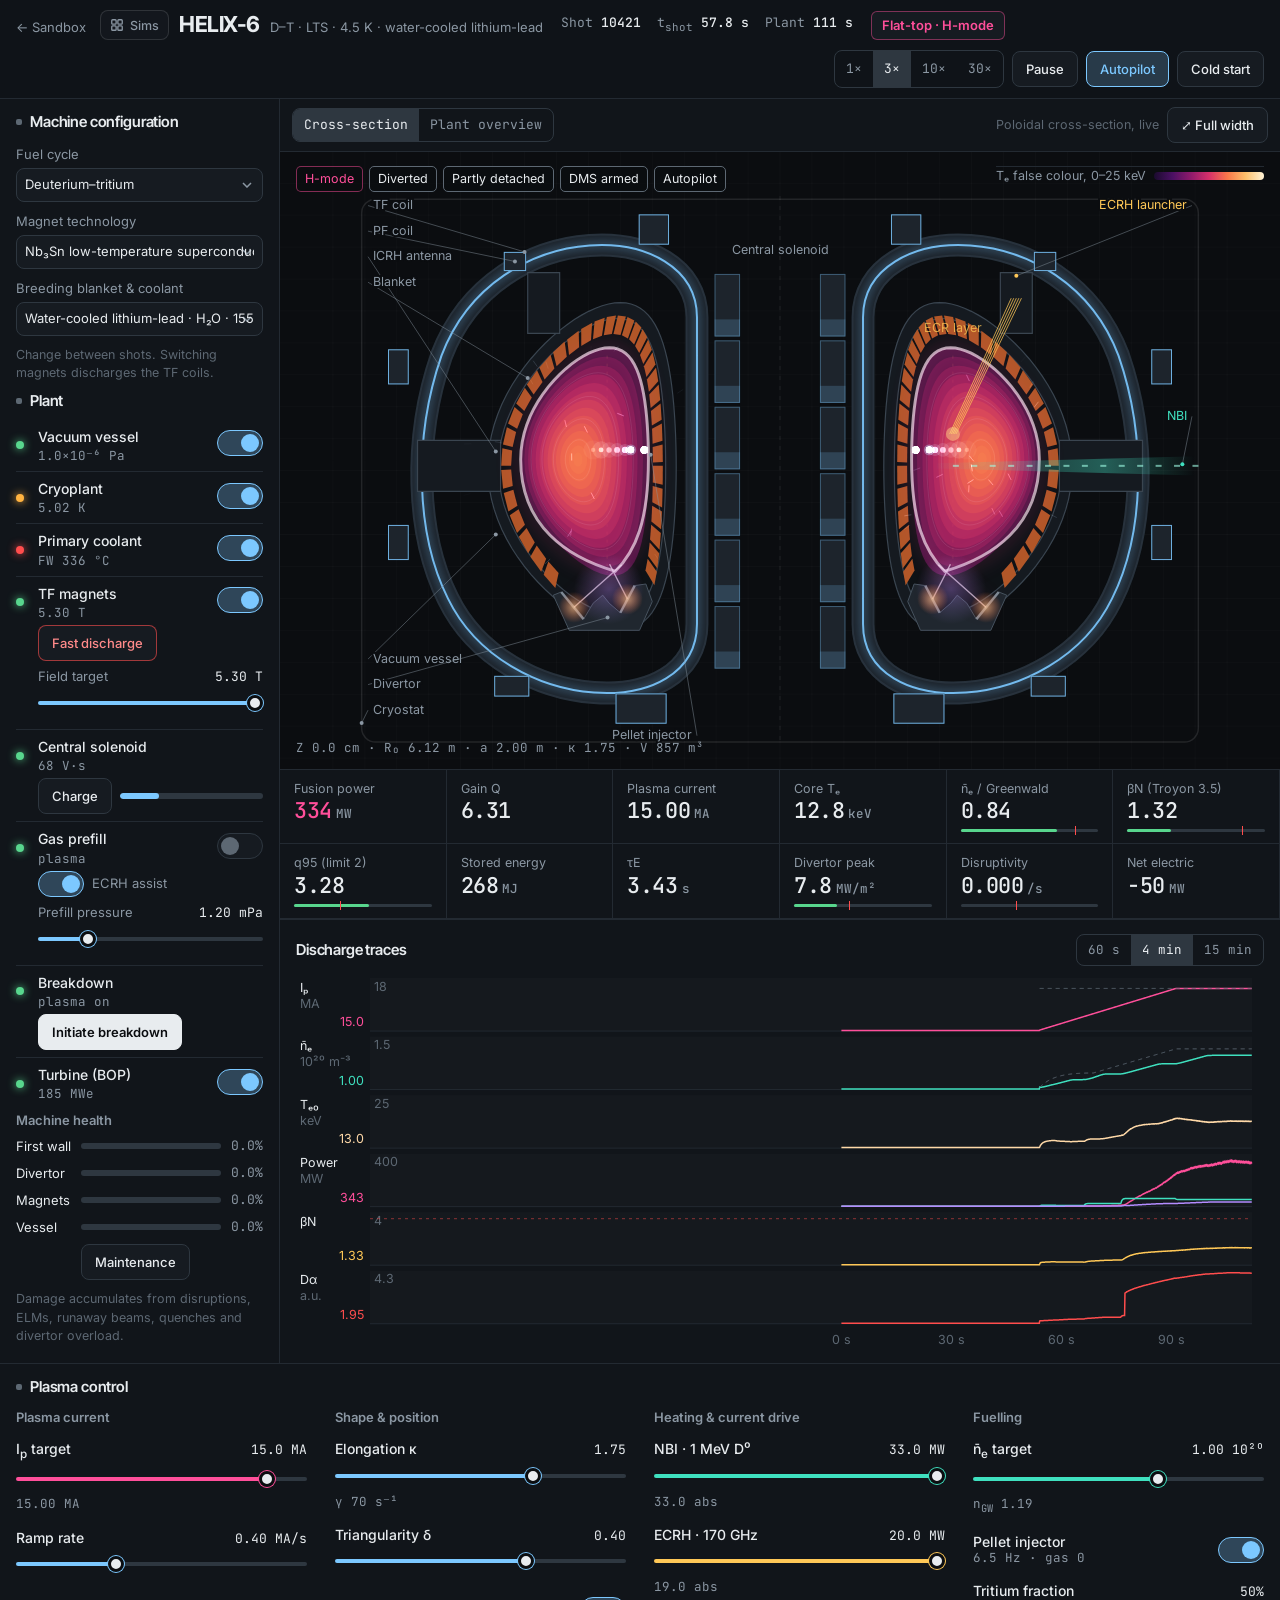
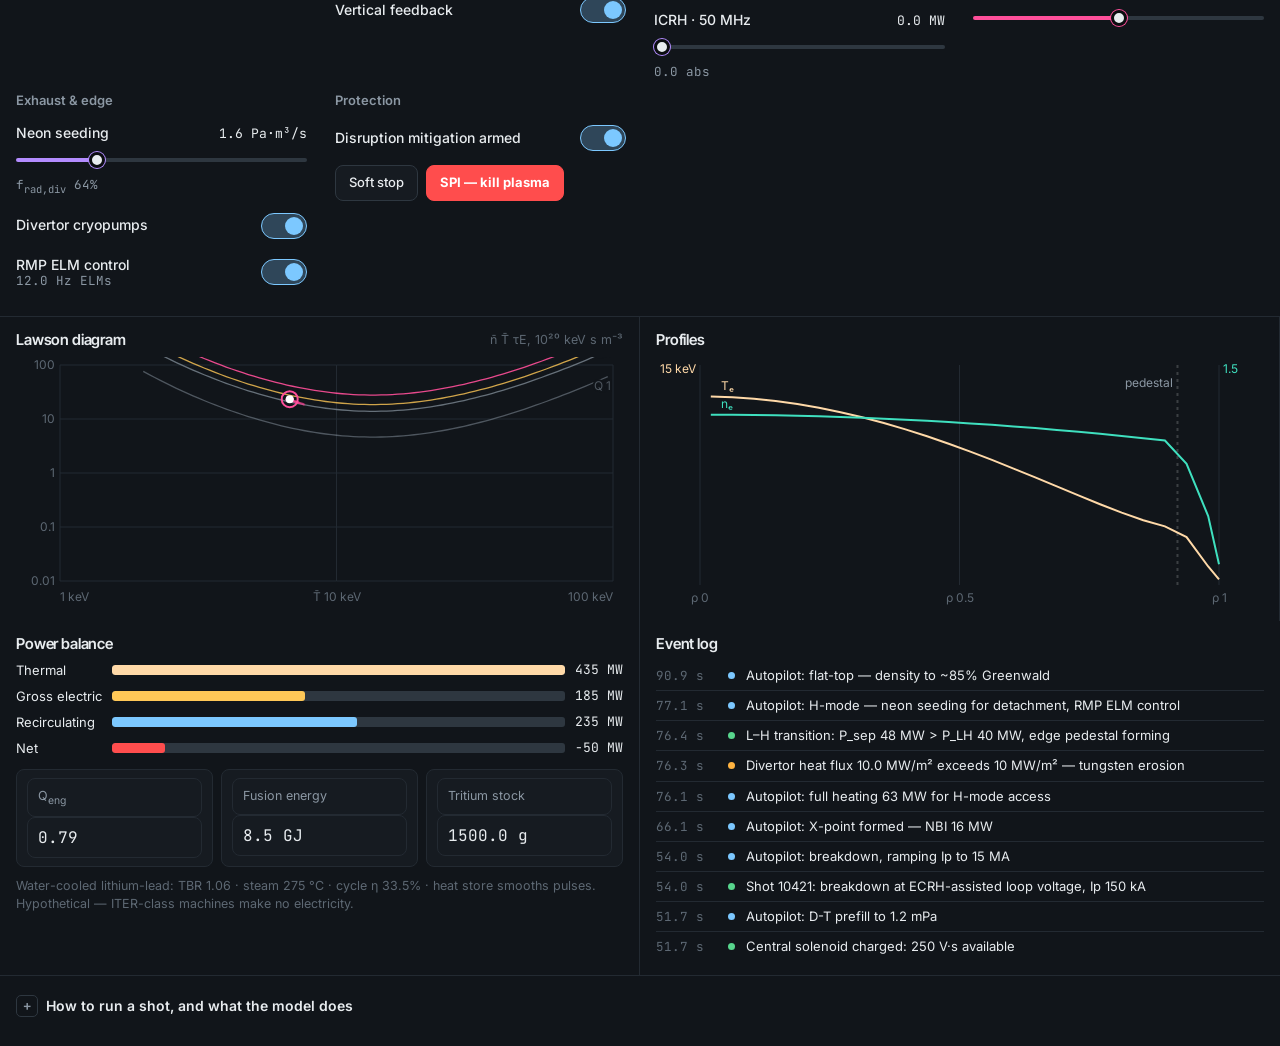
<file: fusion/index.html>
<!DOCTYPE html>
<html lang="en">
<head>
<meta charset="utf-8">
<meta name="viewport" content="width=device-width, initial-scale=1">
<title>Fusion Reactor (HELIX-6) · Physics Sandbox</title>
<link rel="preconnect" href="https://fonts.googleapis.com">
<link rel="preconnect" href="https://fonts.gstatic.com" crossorigin>
<link href="https://fonts.googleapis.com/css2?family=Inter+Tight:wght@500;600;700&family=Inter:wght@400;500;600&family=JetBrains+Mono:wght@400;500&display=swap" rel="stylesheet">
<link rel="icon" href="../favicon.svg" type="image/svg+xml">
<link rel="stylesheet" href="../shared/console.css">
<script src="../shared/site.js" defer></script>
<style>
.brand a.back{color:var(--mute);text-decoration:none;font-size:13px;margin-right:4px}
.brand a.back:hover{color:var(--ink)}
.vbar{display:flex;justify-content:space-between;align-items:center;gap:8px;padding:8px 12px;border-bottom:1px solid var(--line);background:var(--p1);flex-wrap:wrap}
.vbar .seg button{height:32px}
.tabs{display:flex;gap:8px;align-items:center}
.tip{position:absolute;pointer-events:none;background:rgba(17,21,26,.96);border:1px solid var(--line2);border-radius:8px;padding:7px 10px;font-size:12.5px;max-width:260px;display:none;z-index:5}
.tip b{display:block;font-size:13px;margin-bottom:2px}.tip span{color:var(--mute)}
select{width:100%;height:34px;background-color:var(--p2);color:var(--ink);border:1px solid var(--line2);border-radius:8px;padding:0 8px;font:inherit;font-size:13px}
select:focus-visible{outline:2px solid var(--ice);outline-offset:2px}
.fld{padding:4px 0 6px}.fld label{display:block;font-size:13px;color:var(--mute);margin-bottom:4px}
.main.wide{grid-template-columns:minmax(0,1fr)}
.main.wide .center{order:-1}
.main.wide #xsFig{aspect-ratio:auto;height:min(80vh,860px);max-height:none}
.main.wide .col.l,.main.wide .col.r{grid-column:auto;border:0;border-top:1px solid var(--line);display:grid;grid-template-columns:repeat(auto-fit,minmax(260px,1fr));gap:0 28px}
.main.wide .col>h2{grid-column:1/-1}
@media(max-width:860px){#xsFig.pvmode{aspect-ratio:1.5}.vbar .note{display:none}}
</style>
</head>
<body>
<div class="app">
<header>
  <div class="brand"><a href="../" class="back" aria-label="Back to Physics Sandbox">← Sandbox</a><h1>HELIX-6</h1><span id="sub">ITER-class tokamak · operator console</span></div>
  <div class="shot"><span>Shot <b id="shotNo">—</b></span><span>t<sub>shot</sub> <b id="shotT">—</b></span><span>Plant <b id="clock">0 s</b></span></div>
  <div class="phase" id="phase">—</div>
  <div class="alarm" id="alarm"></div>
  <div class="simctl">
    <div class="seg" id="speed" role="group" aria-label="Simulation speed"><button data-s="1">1×</button><button data-s="3">3×</button><button data-s="10">10×</button><button data-s="30">30×</button></div>
    <button class="btn" id="pause" aria-pressed="false">Pause</button>
    <button class="btn" id="auto">Autopilot</button>
    <button class="btn" id="cold">Cold start</button>
  </div>
</header>

<div class="main">
  <aside class="col l">
    <h2>Machine configuration</h2>
    <div class="fld"><label for="selFuel">Fuel cycle</label><select id="selFuel"></select></div>
    <div class="fld"><label for="selMag">Magnet technology</label><select id="selMag"></select></div>
    <div class="fld"><label for="selBl">Breeding blanket &amp; coolant</label><select id="selBl"></select></div>
    <p class="note" id="cfgNote" style="margin:4px 0 10px">Change between shots. Switching magnets discharges the TF coils.</p>
    <h2>Plant</h2>
    <div id="plant"></div>
    <h3>Machine health</h3>
    <div class="health" id="health"></div>
    <p class="note" id="healthNote">Damage accumulates from disruptions, ELMs, runaway beams, quenches and divertor overload.</p>
  </aside>

  <section class="center">
    <div class="vbar">
      <div class="seg" id="view" role="group" aria-label="View"><button data-v="xs">Cross-section</button><button data-v="plant">Plant overview</button></div>
      <div class="tabs"><span class="note" style="margin:0" id="viewHint"></span><button class="btn" id="wide" aria-pressed="false">⤢ Full width</button></div>
    </div>
    <div class="fig" id="xsFig">
      <canvas id="xs" aria-label="Poloidal cross-section of the tokamak with live plasma"></canvas>
      <canvas id="pv" aria-label="Plant overview: tokamak, blanket loop, turbine, cooling tower" style="display:none"></canvas>
      <div class="tip" id="tip"></div>
      <div class="ov tl"><div class="mode" id="modeChips"></div></div>
      <div class="ov tr" id="legendOv"><div class="legend">Tₑ false colour, 0–25 keV <i></i></div></div>
      <div class="ov bl" id="xsRead"></div>
      <div class="toast" id="toast"></div>
      <div class="summary" id="summary"></div>
    </div>
    <div class="kpis" id="kpis"></div>
  <section class="panel tr">
    <div class="phead"><h2>Discharge traces</h2><div class="seg" id="win"><button data-w="60">60 s</button><button data-w="240">4 min</button><button data-w="900">15 min</button></div></div>
    <div class="fig"><canvas id="tr"></canvas></div>
  </section>
  </section>

  <aside class="col r" id="ctl"><h2>Plasma control</h2></aside>
</div>

<div class="bottom">

  <section class="panel sq">
    <div class="phead"><h2>Lawson diagram</h2><span class="note" style="margin:0">n̄ T̄ τE, 10²⁰ keV s m⁻³</span></div>
    <div class="fig"><canvas id="law"></canvas></div>
  </section>
  <section class="panel sq">
    <div class="phead"><h2>Profiles</h2></div>
    <div class="fig"><canvas id="prof"></canvas></div>
  </section>
  <section class="panel">
    <div class="phead"><h2>Power balance</h2></div>
    <div class="flow" id="flow"></div>
    <div class="tot" id="tot"></div>
    <p class="note" id="bopNote">Turbine and net output are hypothetical — ITER-class experiments do not generate electricity.</p>
  </section>
  <section class="panel">
    <div class="phead"><h2>Event log</h2></div>
    <ul class="log" id="log"></ul>
  </section>
</div>

<details class="help">
  <summary>How to run a shot, and what the model does</summary>
  <div class="cols">
    <div>
      <p><b>Start-up.</b> Start the vacuum pumps, cryoplant and primary coolant. When the coils are below 5 K, energise the TF magnets and charge the central solenoid. Prefill D-T gas (≈0.5–3 mPa; wider with ECRH assist) and initiate breakdown.</p>
      <p><b>Ramp-up.</b> Raise I<sub>p</sub>. Above ~4 MA the plasma forms an X-point and becomes diverted. Add heating until P<sub>sep</sub> beats the L–H threshold, then raise density with pellets and seed neon to keep divertor heat flux under 10 MW/m².</p>
      <p><b>Ending.</b> Use Soft stop before the solenoid flux runs out. SPI (shattered-pellet injection) is the emergency button.</p>
    </div>
    <div>
      <p><b>Physics.</b> A 0D power balance with 1D profiles: Bosch–Hale D-T reactivity, IPB98(y,2) confinement, Martin L–H threshold, Spitzer resistivity, bootstrap and driven current, bremsstrahlung and impurity line radiation, helium ash, Greenwald, Troyon and q<sub>95</sub> limits.</p>
      <p><b>Events.</b> ELMs (smaller and faster with RMP coils or pellet pacing), vertical instability with a saturating feedback loop, stochastic disruptions with thermal and current quench, runaway-electron beams, magnet quench and first-wall overheating.</p>
      <p><b>Time.</b> Plant start-up (normally weeks) is compressed to about a minute; plasma physics runs in real seconds scaled by the speed buttons.</p>
      <p><b>Fuels, magnets, blankets.</b> D–D, D–³He and p–¹¹B use their own Bosch–Hale (p–¹¹B: tabulated) reactivities, energy per reaction, charged-particle fraction, ash and Z<sub>eff</sub> — so you can see why they need far hotter, better-confined plasmas. HTS magnets reach 12 T at 20 K with a smaller cryoplant (gyrotrons are retuned to the field). The blanket picks the coolant, the steam conditions and the tritium breeding ratio; the plant overview shows the whole loop to the cooling tower.</p>
    </div>
    <div>
      <p><b>Things to try.</b> Push n̄e past Greenwald with mitigation off. Drop B<sub>T</sub> to 3.6 T at 15 MA and watch q<sub>95</sub>. Raise κ to 1.95 with RMP off and see ELM kicks overwhelm vertical control. Turn the neon off and watch the divertor. Beat the autopilot's Q.</p>
      <p><b>Keys.</b> Space pause · A autopilot · S soft stop · V plant view · F full width.</p>
    </div>
  </div>
</details>
</div>

<script src="../shared/plant.js"></script>
<script>
/* HELIX-6 tokamak — 0D/1.5D plasma + plant model.
   Units: Ip MA, B T, ne 1e20 m^-3, T keV, W MJ, P MW, flux V·s, Z cm. */
(function (G) {
  const MU0 = 4e-7 * Math.PI;
  const M = { R0: 6.2, a: 2.0, Swall: 680, Mi: 2.5, flux: 250, IpMax: 17, Bmax: 5.3, Top: 4.5, Tsc: 5.2, Tq: 6.5 };
  // magnet technologies
  const MAGS = {
    lts: { nm: 'Nb₃Sn low-temperature superconductor', short: 'LTS · 4.5 K', Bmax: 5.3, Top: 4.5, Tsc: 5.2, Tq: 6.5, cryoMW: 38 },
    hts: { nm: 'REBCO high-temperature superconductor', short: 'HTS · 20 K', Bmax: 12, Top: 20, Tsc: 24, Tq: 30, cryoMW: 14 }
  };
  // blanket concepts → shared plant coolant
  const BLANKETS = {
    wcll: { nm: 'Water-cooled lithium-lead', cool: 'h2o_p', tbr: 1.06, mult: 1.18 },
    hcpb: { nm: 'Helium-cooled pebble bed', cool: 'he', tbr: 1.12, mult: 1.25 },
    dcll: { nm: 'Dual-coolant lead-lithium', cool: 'pbli', tbr: 1.15, mult: 1.18 },
    flibe: { nm: 'Molten-salt FLiBe', cool: 'flibe', tbr: 1.08, mult: 1.20 }
  };
  const NR = 24, RHO = [], WT = [];
  for (let i = 0; i < NR; i++) { const r = (i + 0.5) / NR; RHO.push(r); WT.push(2 * r / NR); }
  const norm = f => { const a = RHO.map(f); let s = 0; for (let i = 0; i < NR; i++) s += a[i] * WT[i]; return a.map(v => v / s); };
  const TL = norm(r => Math.pow(1 - r * r, 1.5) + 0.02);
  const NL = norm(r => Math.pow(1 - r * r, 0.35) + 0.05);
  const TH = norm(r => r < 0.92 ? 0.3 + 0.7 * Math.pow(1 - (r / 0.92) ** 2, 1.4) : 0.3 * (1 - r) / 0.08 + 0.02);
  const NH = norm(r => r < 0.92 ? 0.84 + 0.16 * (1 - (r / 0.92) ** 2) : 0.84 * (0.3 + 0.7 * (1 - r) / 0.08));
  const clamp = (x, a, b) => x < a ? a : x > b ? b : x;

  // Bosch–Hale reactivities, m^3/s
  function bh(T, BG, mrc2, C1, C2, C3, C4, C5, C6, C7, Tmax) {
    if (T < 0.2) return 0;
    T = Math.min(T, Tmax);
    const th = T / (1 - T * (C2 + T * (C4 + T * C6)) / (1 + T * (C3 + T * (C5 + T * C7))));
    const xi = Math.cbrt(BG * BG / (4 * th));
    return C1 * th * Math.sqrt(xi / (mrc2 * T * T * T)) * Math.exp(-3 * xi) * 1e-6;
  }
  const svDD = T => bh(T, 31.3970, 937814, 5.43360e-12, 5.85778e-3, 7.68222e-3, 0, -2.964e-6, 0, 0, 100) + bh(T, 31.3970, 937814, 5.65718e-12, 3.41267e-3, 1.99167e-3, 0, 1.05060e-5, 0, 0, 100);
  const svDHe3 = T => bh(T, 68.7508, 1124572, 5.51036e-10, 6.41918e-3, -2.02896e-3, -1.91080e-5, 1.35776e-4, 0, 0, 190);
  const PB = [[10, 3e-27], [20, 1.5e-25], [30, 1e-24], [50, 6e-24], [75, 2.2e-23], [100, 5e-23], [150, 1.3e-22], [200, 2.2e-22], [300, 3.4e-22], [500, 4.2e-22], [1000, 4e-22]];
  const svPB = T => { if (T < 10) return 0; for (let i = 1; i < PB.length; i++) if (T <= PB[i][0]) { const [a, va] = PB[i - 1], [b, vb] = PB[i]; return Math.exp(Math.log(va) + Math.log(vb / va) * Math.log(T / a) / Math.log(b / a)); } return 4e-22; };
  const FUELS = {
    dt: { nm: 'D–T', full: 'Deuterium–tritium', Z2: 1, A: 2.5, E: 17.59, fc: 0.2, like: false, ash: 1, xLab: 'Tritium fraction', x0: 0.5, sv: T => sigv(T), gas: 'D-T' },
    dd: { nm: 'D–D', full: 'Deuterium–deuterium (catalysed-free)', Z2: 1, A: 2.0, E: 3.65, fc: 0.66, like: true, ash: 1, xLab: null, x0: 0, sv: svDD, gas: 'D₂' },
    dhe3: { nm: 'D–³He', full: 'Deuterium–helium-3 (aneutronic-ish)', Z2: 2, A: 2.5, E: 18.35, fc: 0.95, like: false, ash: 2, xLab: 'Helium-3 fraction', x0: 0.4, sv: svDHe3, gas: 'D-³He' },
    pb11: { nm: 'p–¹¹B', full: 'Proton–boron-11 (aneutronic)', Z2: 5, A: 1.9, E: 8.68, fc: 1.0, like: false, ash: 3, xLab: 'Boron fraction', x0: 0.12, sv: svPB, gas: 'p-B' }
  };
  // Bosch–Hale D-T reactivity, m^3/s
  function sigv(T) {
    if (T < 0.25) return T < 0.05 ? 0 : 1.2e-28 * Math.exp(-19.94 / Math.cbrt(T)) / (T ** (2 / 3)) * 0; // negligible
    T = Math.min(T, 100);
    const BG = 34.3827, mrc2 = 1124656, C1 = 1.17302e-9, C2 = 1.51361e-2, C3 = 7.51886e-2, C4 = 4.60643e-3, C5 = 1.35e-2, C6 = -1.0675e-4, C7 = 1.366e-5;
    const th = T / (1 - T * (C2 + T * (C4 + T * C6)) / (1 + T * (C3 + T * (C5 + T * C7))));
    const xi = Math.cbrt(BG * BG / (4 * th));
    return C1 * th * Math.sqrt(xi / (mrc2 * T * T * T)) * Math.exp(-3 * xi) * 1e-6;
  }
  const LW = T => 1e-31 * (1 + 3 * Math.exp(-(Math.log(Math.max(T, 0.01) / 1.5) ** 2)));
  const LNe = T => 4e-34 + 6e-33 * Math.exp(-T / 0.3);
  const LlowZ = T => 6e-35 * Math.exp(-T / 0.04) * (1 - Math.exp(-T / 0.004));

  function create() {
    return {
      clock: 0, shot: 10420, speed: 3, paused: false, auto: false, autoStep: 0,
      cfg: { fuel: 'dt', mag: 'lts', blanket: 'wcll' }, trit: 1500,
      plant: { pumps: false, cryo: false, coolant: false, turbine: true, logp: 5, Tmag: 293, tfOn: false, tfTarget: 5.3, B: 0, tfDump: false, cs: 0, csCharge: false, prefill: false, p0: 0, Tfw: 25 },
      ctl: { IpTarget: 15, ramp: 0.4, kappa: 1.75, delta: 0.4, vs: true, nbi: 0, ecrh: 0, icrh: 0, nTarget: 0.9, pellets: true, fT: 0.5, neon: 0, divPump: true, rmp: false, dms: true, prefillSet: 1.2, ecAssist: true },
      pl: null, dmg: { wall: 0, div: 0, mag: 0, vessel: 0 }, ev: [], evKeys: {}, last: null, energy: { fus: 0, elec: 0, Tburn: 0 },
      bop: { Pth: 0, gross: 0, recirc: 0, net: 0 }, trace: [], bopPlant: null
    };
  }

  function ev(S, msg, lvl = 'info', key = null, every = 3) {
    if (key) { const k = S.evKeys[key]; if (k != null && S.clock - k < every) return; S.evKeys[key] = S.clock; }
    S.ev.push({ t: S.clock, shotT: S.pl ? S.pl.age : null, msg, lvl });
    if (S.ev.length > 200) S.ev.shift();
  }

  function geom(S, Ip) {
    const C = S.ctl;
    const ipf = clamp(Ip / 6, 0, 1);
    const a = M.a * (0.5 + 0.5 * ipf);
    const k = 1 + (C.kappa - 1) * clamp((Ip - 1.5) / 5, 0, 1);
    const d = C.delta * clamp((Ip - 3) / 5, 0, 1);
    const V = 2 * Math.PI * Math.PI * M.R0 * a * a * k;
    const eps = a / M.R0;
    const S_ = 4 * Math.PI * Math.PI * M.R0 * a * Math.sqrt((1 + k * k) / 2);
    const diverted = Ip > 4 && k > 1.35;
    return { a, k, d, V, eps, S: S_, diverted };
  }

  function qOf(g, B, Ip) {
    if (Ip < 0.01) return 99;
    const { a, k, d, eps } = g;
    return 5 * a * a * B / (M.R0 * Ip) * (1 + k * k * (1 + 2 * d * d - 1.2 * d * d * d)) / 2 * (1.17 - 0.65 * eps) / ((1 - eps * eps) ** 2);
  }

  // ---------- operator actions ----------
  const A = {};
  A.breakdown = S => {
    const P = S.plant, C = S.ctl;
    if (S.pl) return ev(S, 'Breakdown refused: plasma already present', 'warn');
    const why = [];
    if (P.logp > -4 && !P.prefill) why.push('vacuum not below 1e-4 Pa');
    if (P.B < 2.5 || P.tfDump) why.push('toroidal field below 2.5 T');
    if (P.cs < 200) why.push('CS not charged (≥200 V·s)');
    if (!P.coolant) why.push('primary coolant off');
    if (!P.prefill) why.push('no gas prefill');
    if (why.length) return ev(S, 'Breakdown interlock: ' + why.join(', '), 'warn');
    const assist = C.ecAssist && P.B / gyro(S) > 4.1;
    const lo = assist ? 0.25 : 0.45, hi = assist ? 5 : 3;
    S.shot++;
    if (P.p0 < lo) { P.cs -= 8; S.dmg.wall += 0.4; ev(S, `Shot ${S.shot}: breakdown failed — prefill ${P.p0.toFixed(2)} mPa too low, runaway electron seed struck wall`, 'warn'); return; }
    if (P.p0 > hi) { P.cs -= 8; ev(S, `Shot ${S.shot}: breakdown failed — prefill ${P.p0.toFixed(2)} mPa too high, Townsend avalanche stalled`, 'warn'); return; }
    const Ip = 0.15, g = geom(S, Ip), ne = 0.012 + 0.04 * P.p0;
    const T = 0.008;
    S.pl = {
      age: 0, Ip, N: ne * g.V, NHe: 0, NNe: 0, cW: 3e-7, W: 1.5 * 2 * ne * T * g.V * 0.01602, Z: (Math.random() - 0.5) * 0.4, H: false, h: 0, lhT: 0,
      elmT: 0, elmFrac: 0, elmSpike: 0, elmFlash: 0, lastElm: 0, elmF: 0, nbi: 0, ec: 0, ic: 0, LI: 0, soft: false, softIp0: 0, dis: null,
      pk: { Pfus: 0, Q: 0, T0: 0, Ip: 0, W: 0 }, Efus: 0, d: {}, assist, bt: 0, pelletAcc: 0, pellets: [], nRef: ne
    };
    S.pl.LI = Lp(g) * Ip * 1e6;
    P.cs -= 12 + S.pl.LI; P.prefill = false; P.p0 = 0;
    ev(S, `Shot ${S.shot}: breakdown at ${(lo < 0.4 ? 'ECRH-assisted ' : '')}loop voltage, Ip 150 kA`, 'good');
  };
  A.softStop = (S, why) => {
    const pl = S.pl; if (!pl || pl.dis || pl.soft) return;
    pl.soft = true; pl.softIp0 = Math.max(pl.Ip, 2.5);
    ev(S, 'Controlled ramp-down started' + (why ? ' — ' + why : ''), why ? 'warn' : 'info');
  };
  A.spi = S => { if (S.pl && !S.pl.dis) disrupt(S, 'manual shattered-pellet injection', true, false, true); };
  A.tfDump = S => { const P = S.plant; if (P.B > 0.05) { P.tfDump = true; P.tfOn = false; ev(S, 'TF fast discharge — energy dumped to resistors', 'warn'); if (S.pl && !S.pl.dis) disrupt(S, 'loss of toroidal field', S.ctl.dms, false); } };

  function Lp(g) { return MU0 * M.R0 * (Math.log(8 * M.R0 / (g.a * Math.sqrt(g.k))) + 0.425 - 2); }

  function disrupt(S, cause, mit, vde, manual) {
    const pl = S.pl; if (!pl || pl.dis) return;
    const ok = mit && (manual || Math.random() < 0.92);
    pl.dis = { phase: 'TQ', t: 0, mit: ok, cause, Ip0: pl.Ip, W0: pl.W, vde: !!vde, re: false, reT: 0 };
    if (ok) ev(S, `Disruption mitigated by SPI — cause: ${cause}`, 'warn');
    else ev(S, `UNMITIGATED DISRUPTION — ${cause}${mit && !manual ? ' (SPI fired too late)' : ''}`, 'crit');
  }

  function endShot(S, kind, lvl) {
    const pl = S.pl;
    S.last = { shot: S.shot, kind, dur: pl.age, pkPfus: pl.pk.Pfus, pkQ: pl.pk.Q, pkT0: pl.pk.T0, pkIp: pl.pk.Ip, pkW: pl.pk.W, Efus: pl.Efus, lvl };
    ev(S, `Shot ${S.shot} ended (${kind}) after ${pl.age.toFixed(1)} s · peak ${pl.pk.Pfus.toFixed(0)} MW, Q ${pl.pk.Q.toFixed(1)}`, lvl);
    S.pl = null;
  }

  // ---------- main integrator ----------
  function step(S, dt) {
    const P = S.plant, C = S.ctl, D = S.dmg;
    S.clock += dt;
    const pl = S.pl;
    const Pfus = pl && pl.d.Pfus ? pl.d.Pfus : 0;

    // vacuum
    const logBase = P.Tmag < M.Tsc + 10 ? -6 : -4.6;
    if (P.pumps) P.logp = Math.max(logBase, P.logp - dt * 0.55 * Math.min(1, (P.logp - logBase) / 0.8 + 0.06));
    else P.logp = Math.min(5, P.logp + dt * 0.05);
    // cryo
    const nucl = 0.0011 * Pfus;
    if (P.cryo) P.Tmag += (M.Top + nucl + (P.B > 0.1 ? 0.15 : 0) - P.Tmag) * Math.min(1, dt * 0.2);
    else P.Tmag = Math.min(293, P.Tmag + dt * (0.3 + nucl * 0.6));
    // TF
    if (P.tfDump) { P.B *= Math.exp(-dt / 2.5); if (P.B < 0.02) { P.B = 0; P.tfDump = false; } }
    else if (P.tfOn) {
      if (P.Tmag > M.Tsc && P.B < 0.05) { P.tfOn = false; ev(S, `TF ramp refused: coils not superconducting (T > ${M.Tsc} K)`, 'warn'); }
      else P.B += clamp(P.tfTarget - P.B, -0.35 * dt, 0.35 * dt);
    } else P.B = Math.max(0, P.B - 0.35 * dt);
    if (P.B > 0.3 && P.Tmag > M.Tq && !P.tfDump) {
      P.tfDump = true; P.tfOn = false; D.mag += 3 + 1.5 * P.B * 5.3 / M.Bmax; P.Tmag = M.Tq + 40; P.cs = 0; P.csCharge = false;
      ev(S, `MAGNET QUENCH at ${P.B.toFixed(2)} T — fast discharge, coils warmed to ${(M.Tq + 40).toFixed(0)} K`, 'crit');
      if (S.pl && !S.pl.dis) disrupt(S, 'TF quench', C.dms, false);
    }
    // CS
    if (P.csCharge) {
      if (P.Tmag > M.Tsc) { P.csCharge = false; ev(S, 'CS charge refused: coils not superconducting', 'warn'); }
      else if (S.pl) { P.csCharge = false; }
      else { P.cs = Math.min(M.flux, P.cs + 22 * dt); if (P.cs >= M.flux) { P.csCharge = false; ev(S, 'Central solenoid charged: 250 V·s available', 'good'); } }
    }
    // prefill
    if (!S.pl) {
      if (P.prefill) P.p0 += (C.prefillSet - P.p0) * Math.min(1, dt * 1.2);
      else P.p0 *= Math.exp(-dt * (P.pumps ? 0.8 : 0.05));
    }
    // first wall / coolant
    const Pth = S.bop.Pth;
    const BPw = S.bopPlant, Tin = BPw ? BPw.Tcold : 60, fwLim = fwLimit(S);
    if (BPw) BPw.pumpOn = P.coolant;
    if (P.coolant) P.Tfw += (Tin + 0.13 * Pth - P.Tfw) * Math.min(1, dt / 6);
    else P.Tfw += dt * (Pth * 0.025 - (P.Tfw - 25) * 0.003);
    if (P.Tfw > fwLim && S.pl && !S.pl.soft && !S.pl.dis) A.softStop(S, 'first-wall over-temperature interlock');
    if (P.Tfw > fwLim + 100) D.wall += dt * 0.6;

    if (S.pl) plasma(S, dt);

    // balance of plant
    const p = S.pl, pf = p && p.d.Pfus ? p.d.Pfus : 0, pa = p ? (p.d.Paux || 0) : 0;
    const B = S.bop, FU = FUELS[S.cfg.fuel], BL = BLANKETS[S.cfg.blanket], MG = MAGS[S.cfg.mag];
    B.Pth = (1 - FU.fc) * pf * BL.mult + FU.fc * pf + pa;
    if (!S.bopPlant) S.bopPlant = makePlant(S);
    const BP = S.bopPlant;
    if (!P.turbine && !BP.tripped) G.Plant.trip(BP, 'turbine taken offline by operator');
    if (P.turbine && BP.tripped && BP.Tcond < 50 && BP.Ts > BP.c.Ts - 60 && !BP._manual) G.Plant.resetTurbine(BP);
    G.Plant.step(BP, dt, B.Pth);
    G.Plant.drain(BP).forEach(e => ev(S, e.msg, e.lvl, 'bop' + e.msg.slice(0, 12), 20));
    B.gross = BP.Pe;
    B.heat = p ? p.nbi / 0.33 + p.ec / 0.45 + p.ic / 0.55 : 0;
    B.recirc = 18 + (P.cryo ? (P.Tmag < M.Tsc + 15 ? MG.cryoMW : MG.cryoMW * 1.45) : 0) + (P.pumps ? 4 : 0) + (P.B > 0.05 || P.tfOn ? 12 : 0) + (P.csCharge ? 30 : 0) + B.heat + (p ? Math.abs(p.d.dIp || 0) * 40 : 0) + BP.house + (S.cfg.fuel === 'dt' ? 6 : 0);
    B.net = B.gross - B.recirc;
    S.energy.fus += pf * dt / 1000; // GJ
    S.energy.elec += B.net * dt / 3600; // MWh
    const rate = FU === FUELS.dt ? pf * 1.78e-3 * dt / 1000 : 0; // g of T burnt
    S.energy.Tburn += rate * 1000; // mg
    const bred = (1 - FU.fc) > 0.5 && FU !== FUELS.dd ? rate * BL.tbr : 0;
    const ddT = FU === FUELS.dd ? pf * 1.78e-3 * dt / 1000 * 17.59 / 3.65 * 0.5 * 0.5 : 0; // half the D-D reactions make a triton
    S.trit = Math.max(0, S.trit - rate + bred + ddT - S.trit * 1.78e-9 * dt); // tritium decays (12.3 y)
    if (S.auto) autopilot(S);
  }

  function plasma(S, dt) {
    const P = S.plant, C = S.ctl, D = S.dmg, pl = S.pl;
    pl.age += dt;
    pl.elmFlash *= Math.exp(-dt / 0.06);
    pl.elmSpike *= Math.exp(-dt / 0.01);
    if (pl.dis) return disStep(S, dt);
    const B = Math.max(P.B, 0.01);
    const dd = pl.d;

    // --- current ramp (PCS) ---
    if (P.cs <= 0 && !pl.soft) A.softStop(S, 'CS flux exhausted');
    let IpT = pl.soft ? 0 : Math.min(C.IpTarget, M.IpMax);
    const rate = pl.soft ? Math.max(C.ramp, 0.35) : C.ramp;
    const Ip0 = pl.Ip;
    pl.Ip += clamp(IpT - pl.Ip, -rate * dt, rate * dt);
    const Ip = Math.max(pl.Ip, 0.02);
    const g = geom(S, Ip);
    const V = g.V;
    const ne = pl.N / V;
    const nG = Ip / (Math.PI * g.a * g.a);
    const fGW = ne / nG;
    const fHe = pl.NHe / pl.N, cNe = pl.NNe / pl.N, cW = pl.cW;
    const FU = FUELS[S.cfg.fuel], x2 = FU.like ? 0 : C.fT, x1 = 1 - x2;
    const ionsPerE = 1 / (x1 + x2 * FU.Z2);
    const dil = Math.max(0.3, 1 - 2 * fHe - 10 * cNe - 30 * cW - 0.04);
    const Zeff = 1.12 + 2 * fHe + 90 * cNe + 870 * cW + ((x1 + x2 * FU.Z2 * FU.Z2) / (x1 + x2 * FU.Z2) - 1);
    const ions = dil + fHe + cNe + cW + 0.01;
    const T = Math.max(pl.W / (1.5 * (1 + ions) * ne * V * 0.01602), 0.001);
    const h = pl.h;
    const sT = [], sN = [];
    let Sfus = 0, Sbr = 0, Sline = 0;
    const sv = FU.sv;
    for (let i = 0; i < NR; i++) {
      const tt = T * ((1 - h) * TL[i] + h * TH[i]);
      const nn = ne * ((1 - h) * NL[i] + h * NH[i]);
      sT.push(tt); sN.push(nn);
      const nf = nn * 1e20 * dil * ionsPerE;
      Sfus += WT[i] * nf * nf * (FU.like ? 0.5 : x1 * x2) * sv(tt);
      const n2 = nn * nn * 1e40;
      Sbr += WT[i] * 5.35e-37 * Zeff * n2 * Math.sqrt(tt);
      Sline += WT[i] * n2 * (cNe * LNe(tt) + cW * LW(tt) + LlowZ(tt) * (pl.age < 3 ? 2 : 1));
    }
    const Pfus = Sfus * V * FU.E * 1.602e-13 / 1e6;
    const Pbr = Sbr * V / 1e6, Pline = Sline * V / 1e6;
    const Prad = Pbr + Pline;
    const Palpha = FU.fc * Pfus;

    // --- heating ---
    const sc = pl.soft ? clamp((pl.Ip - 2) / (pl.softIp0 - 2), 0, 1) : 1;
    const nbiInhibit = C.nbi > 0 && ne < 0.28;
    const tN = nbiInhibit ? 0 : C.nbi * sc, tE = C.ecrh * sc + (pl.assist && pl.age < 4 ? 2 : 0), tI = C.icrh * sc;
    const k = Math.min(1, dt / 0.3);
    pl.nbi += (tN - pl.nbi) * k; pl.ec += (tE - pl.ec) * k; pl.ic += (tI - pl.ic) * k;
    const fn = 1 - Math.exp(-ne / 0.1), fe = clamp((B / gyro(S) - 3.7) / 0.4, 0.05, 1) * 0.95, fi = clamp(ne / 0.45, 0.15, 1) * 0.9;
    const Paux = pl.nbi * fn + pl.ec * fe + pl.ic * fi;
    if (nbiInhibit && !pl.soft) ev(S, 'NBI inhibited: shine-through risk at n̄e < 0.28', 'warn', 'nbi', 8);
    if (C.ecrh > 0 && B / gyro(S) < 4.1) ev(S, 'ECRH resonance outside plasma (field too low for the gyrotron frequency): poor absorption', 'warn', 'ec', 10);

    // --- current drive / ohmic ---
    const pAvg = pl.W * 1e6 / (1.5 * V);
    const Lpol = 2 * Math.PI * g.a * Math.sqrt((1 + g.k * g.k) / 2);
    const Bp = MU0 * Ip * 1e6 / Lpol;
    const betaP = 2 * MU0 * pAvg / (Bp * Bp);
    const Ibs = Ip * Math.min(0.6, 0.55 * Math.sqrt(g.eps) * betaP);
    const gcd = Math.min(0.4, 0.035 * T);
    const Icd = gcd * (pl.nbi * fn + 0.6 * pl.ec * fe + 0.3 * pl.ic * fi) / (Math.max(ne, 0.05) * M.R0);
    const fNI = Math.min(0.98, (Ibs + Icd) / Ip);
    const Rp = 1.65e-9 * 17 * 2 * Zeff / Math.pow(Math.max(T, 0.004), 1.5) * (2 * Math.PI * M.R0) / (Math.PI * g.a * g.a * g.k);
    const Iind = Ip * (1 - fNI);
    const Vloop = Math.min(15, Rp * Iind * 1e6);
    const Pohm = Vloop * Iind;
    const Pheat = Paux + Palpha + Pohm;
    const Psep = Pheat - Prad;

    // --- confinement ---
    const betaT = 2 * MU0 * pAvg / (B * B) * 100;
    const betaN = betaT * g.a * B / Ip;
    let H = (0.5 + 0.5 * h) * (C.rmp && h > 0.5 ? 0.94 : 1) * (0.95 + 0.3 * g.d) * (betaN > 2.8 ? 0.85 : 1);
    const Pl = Math.max(Pheat - 0.7 * Prad, 0.35 * Pheat, 0.3);
    const tau = H * 0.0562 * Math.pow(Ip, 0.93) * Math.pow(B, 0.15) * Math.pow(Pl, -0.69) * Math.pow(Math.max(ne * 10, 0.1), 0.41) * Math.pow(M.Mi, 0.19) * Math.pow(M.R0, 1.97) * Math.pow(g.eps, 0.58) * Math.pow(g.k, 0.78);
    // ELM losses are part of the scaling: inter-ELM confinement is better by the ELM loss rate
    const elmLoss = pl.h > 0.85 ? pl.elmF * pl.elmFrac : 0;
    const tauIn = 1 / Math.max(1 / tau - 0.9 * elmLoss, 0.25 / tau);
    pl.W = Math.max(1e-5, (pl.W + dt * (Pheat - Prad)) / (1 + dt / tauIn));

    // --- L-H ---
    let PLH = 0.0488 * Math.pow(Math.max(ne, 0.05), 0.717) * Math.pow(B, 0.803) * Math.pow(g.S, 0.941) * (2 / M.Mi) * (C.rmp ? 1.1 : 1) * Math.max(1, (0.32 / Math.max(ne, 0.05)) ** 2);
    if (!pl.H) {
      if (g.diverted && Psep > PLH) { pl.lhT += dt; if (pl.lhT > 0.15) { pl.H = true; pl.Z += (Math.random() - 0.5) * 0.8; ev(S, `L–H transition: P_sep ${Psep.toFixed(0)} MW > P_LH ${PLH.toFixed(0)} MW, edge pedestal forming`, 'good'); } }
      else pl.lhT = 0;
    } else if (Psep < 0.65 * PLH || !g.diverted) { pl.H = false; pl.lhT = 0; ev(S, 'H–L back-transition: pedestal lost', pl.soft ? 'info' : 'warn'); }
    pl.h += ((pl.H ? 1 : 0) - pl.h) * Math.min(1, dt / 0.4);

    // --- fueling (feedback) ---
    let nT = pl.soft ? Math.min(C.nTarget, 0.4 * nG) : C.nTarget;
    if (pl.age < 8) nT = Math.min(nT, 0.05 + 0.04 * pl.age);
    pl.nRef += Math.max(-0.08 * dt, Math.min(0.03 * dt, nT - pl.nRef)); nT = Math.min(nT, pl.nRef);
    const tauP = 1.6 + 1.6 * pl.h;
    const loss = pl.N / tauP;
    let need = Math.max(0, (nT * V - pl.N) / 0.6 + loss);
    const etaG = 0.25 - 0.07 * pl.h;
    let pHz = 0;
    if (C.pellets && pl.Ip > 2) { pHz = clamp(need / (48 * 0.85), 0, 16); need -= pHz * 48 * 0.85; }
    const puff = clamp(need / (4.8 * etaG), 0, 200);
    const src = pHz * 48 * 0.85 + puff * 4.8 * etaG + 0.06 * pl.nbi;
    pl.N = Math.max(0.5, pl.N + (src - loss) * dt);
    if (puff > 199 && ne < nT * 0.9) ev(S, 'Gas fueling saturated: enable pellets or lower density target', 'warn', 'fuel', 15);
    pl.pelletAcc += pHz * dt;
    if (pl.pelletAcc >= 1) { pl.pelletAcc -= 1; pl.pellets.push(0); }

    // --- impurities / ash ---
    const tauHe = 5 * tau * (C.divPump ? 1 : 3.5) + 0.5;
    pl.NHe = Math.max(0, pl.NHe + (Pfus * 3.55e-3 * 17.59 / FU.E * FU.ash - pl.NHe / tauHe) * dt);
    pl.NNe = Math.max(0, pl.NNe + (C.neon * sc * 4.8 * 0.1 * (g.diverted ? 1 : 0.4) - pl.NNe / 4) * dt);
    const fradDiv = 1 - Math.exp(-(0.45 * ne * ne + 1.6 * cNe * 100));
    const Adiv = g.diverted ? 4 : 7;
    const qDiv = Math.max(0, Psep) * (1 - fradDiv) / Adiv;
    const tauW = pl.h > 0.5 ? 1 / (0.25 + 0.35 * Math.min(pl.elmF, 20)) : 1.2;
    pl.cW = Math.max(1e-8, pl.cW + (3e-7 + (qDiv > 10 ? 5e-6 * (qDiv - 10) : 0) - pl.cW / tauW) * dt);
    if (qDiv > 10) { D.div += (qDiv - 10) * 0.012 * dt; ev(S, `Divertor heat flux ${qDiv.toFixed(1)} MW/m² exceeds 10 MW/m² — tungsten erosion`, 'warn', 'qdiv', 25); }

    // --- ELMs ---
    pl.elmT += dt;
    if (pl.h > 0.85) {
      let f = (0.5 + Math.max(Psep, 0) / 35) * (C.rmp ? 4 : 1);
      let frac = C.rmp ? 0.012 : 0.05;
      if (pHz > f) { frac *= f / pHz; f = pHz; }
      pl.elmF = f; pl.elmFrac = frac;
      if (pl.elmT > (0.8 + 0.4 * Math.random()) / f) {
        pl.elmT = 0;
        const dW = pl.W * frac;
        pl.W -= dW; pl.elmSpike = 1 + dW / 3; pl.elmFlash = Math.min(1, 0.3 + dW / 15); pl.lastElm = dW;
        pl.Z += (Math.random() < 0.5 ? -1 : 1) * 0.28 * Math.sqrt(dW);
        const eDiv = 0.6 * dW;
        pl.cW += 1e-7 * eDiv;
        if (eDiv > 8) { D.div += (eDiv - 8) * 0.15; ev(S, `Large type-I ELM: ${dW.toFixed(1)} MJ to divertor — target melting risk`, 'warn', 'elm', 6); }
      }
    } else { pl.elmF = 0; pl.elmFrac = 0; }

    // --- vertical stability ---
    const gam = Math.max(0, 70 * (g.k - 1.25) / 0.5);
    const Kc = C.vs ? 3 * gam + 20 : 0;
    const u = clamp(-Kc * pl.Z, -180, 180);
    pl.Z += (gam * pl.Z + u) * dt + (Math.random() - 0.5) * 0.3 * Math.sqrt(dt);
    if (!C.vs && Math.abs(pl.Z) > 1) ev(S, 'Vertical position control OFF — plasma drifting', 'warn', 'vs', 5);

    // --- flux ---
    const LI = Lp(g) * Ip * 1e6;
    P.cs = Math.min(M.flux, P.cs - Vloop * dt - (LI - pl.LI));
    pl.LI = LI;

    // --- diagnostics ---
    const Q = Pfus / Math.max(Paux + Pohm, 0.5);
    const T0 = sT[0];
    Object.assign(dd, { Ip, V, ne, nG, fGW, T, T0, Te0: T0, Pfus, Palpha, Paux, Pohm, Prad, Pbr, Pline, Pheat, Psep, PLH, tau, H, betaN, betaT, betaP, q95: qOf(g, B, Ip), Zeff, fHe, cNe, cW, dil, Vloop, fNI, Ibs, Icd, qDiv, fradDiv, Q, g, sT, sN, puff, pHz, fn, fe, fi, nbiInhibit, gam, dIp: (pl.Ip - Ip0) / dt, triple: ne * T * tau, Wth: pl.W, nWall: (1 - FU.fc) * Pfus / M.Swall });
    pl.Efus += Pfus * dt / 1000;
    const pk = pl.pk; pk.Pfus = Math.max(pk.Pfus, Pfus); pk.Q = Math.max(pk.Q, Q); pk.T0 = Math.max(pk.T0, T0); pk.Ip = Math.max(pk.Ip, Ip); pk.W = Math.max(pk.W, pl.W);
    const fr = Prad / Math.max(Pheat, 0.1);
    dd.dalpha = 0.15 + ne * 0.6 + Math.max(Psep, 0) / 250 + pl.elmSpike * 1.5;

    // --- disruption hazard ---
    let lam = 0, why = '';
    const add = (l, w) => { if (l > lam) why = w; lam += l; };
    if (Ip > 1.5) {
      add(0.5 * Math.exp((fGW - 1.0) / 0.015), 'density limit (Greenwald)');
      add(0.5 * Math.exp((2.15 - dd.q95) / 0.05), 'low q95 — external kink');
      add(0.5 * Math.exp((betaN - 3.5) / 0.1), 'β limit — ideal MHD');
      if (pl.age > 4) add(0.5 * Math.exp((fr - 1.0) / 0.05), 'radiative collapse');
      if (Ip > 4 && fGW < 0.1) add(0.25, 'locked mode at low density');
    }
    dd.lam = lam; dd.lamWhy = why;
    if (Math.abs(pl.Z) > 25) return disrupt(S, 'vertical displacement event', C.dms, true);
    if (C.dms && (lam > 0.4 || (Math.abs(pl.Z) > 10 && Math.abs(gam * pl.Z) > 180))) return disrupt(S, Math.abs(pl.Z) > 10 ? 'loss of vertical control' : why, true);
    if (Math.random() < lam * dt) return disrupt(S, why, false);

    // --- terminations ---
    if (pl.age > 0.8 && T < 0.006) return endShot(S, 'burn-through failed', 'warn');
    if (pl.Ip < 0.8 && (pl.soft || IpT < 0.8) && pl.age > 2) return endShot(S, 'controlled termination', 'good');
    if (pl.soft && pl.Ip < 3 && pl.H) { /* let it back-transition */ }
  }

  function disStep(S, dt) {
    const pl = S.pl, d = pl.dis, D = S.dmg;
    d.t += dt;
    pl.d.Pfus = 0; pl.d.Paux = 0; pl.d.Palpha = 0; pl.nbi = pl.ec = pl.ic = 0;
    pl.d.dalpha = 3 * Math.exp(-d.t / 0.05) + 0.2;
    if (d.phase === 'TQ') {
      pl.W *= Math.exp(-dt / 0.0015); pl.elmFlash = 1;
      if (d.t > 0.004) {
        d.phase = 'CQ'; d.t = 0;
        if (d.mit) D.wall += d.W0 * 0.002;
        else { D.wall += d.W0 * 0.02 * (d.vde ? 1.5 : 1); D.div += d.W0 * 0.01; }
        const pRE = d.mit ? 0.04 : clamp(0.55 * (d.Ip0 - 6) / 9, 0, 0.6);
        d.re = Math.random() < pRE;
      }
    } else if (d.phase === 'CQ') {
      pl.W = 0;
      const tq = d.mit ? 0.07 : 0.035;
      pl.Ip *= Math.exp(-dt / tq);
      pl.Z += (pl.Z >= 0 ? 1 : -1) * (d.vde ? 400 : 60) * dt;
      if (d.re && pl.Ip < 0.6 * d.Ip0) { d.phase = 'RE'; d.t = 0; pl.Ip = 0.6 * d.Ip0; ev(S, `Runaway-electron beam formed: ${pl.Ip.toFixed(1)} MA of relativistic electrons`, 'crit'); }
      if (pl.Ip < 0.05) {
        D.vessel += d.Ip0 * (d.mit ? 0.02 : 0.15) * (d.vde ? 3 : 1);
        return endShot(S, d.mit ? 'mitigated disruption' : (d.vde ? 'VDE disruption' : 'unmitigated disruption'), d.mit ? 'warn' : 'crit');
      }
    } else if (d.phase === 'RE') {
      pl.Z += 15 * dt;
      if (d.t > 0.6) {
        D.wall += 9 * d.Ip0 / 15; D.vessel += d.Ip0 * 0.15;
        ev(S, 'Runaway beam terminated on upper first wall — localised melting', 'crit');
        return endShot(S, 'runaway-electron impact', 'crit');
      }
    }
  }

  // ---------- autopilot (reference Q≈10 scenario) ----------
  function autopilot(S) {
    const P = S.plant, C = S.ctl, pl = S.pl;
    const st = S.autoStep;
    const go = (n, msg) => { S.autoStep = n; if (msg) ev(S, 'Autopilot: ' + msg, 'auto'); };
    switch (st) {
      case 0: P.pumps = P.cryo = P.coolant = true; go(1, 'pump-down and cryogenic cool-down'); break;
      case 1: if (P.Tmag < M.Tsc - 0.2) { P.tfTarget = 5.3; P.tfOn = true; go(2, 'energising TF coils to 5.3 T'); } break;
      case 2: if (P.B > 3 && P.cs < M.flux && !P.csCharge) P.csCharge = true;
        if (P.B > 5.29 && P.cs >= M.flux && P.logp < -5) { C.prefillSet = 1.2; P.prefill = true; C.ecAssist = true; go(3, FUELS[S.cfg.fuel].gas + ' prefill to 1.2 mPa'); } break;
      case 3: if (P.p0 > 1.12) {
        Object.assign(C, { IpTarget: 15, ramp: 0.4, nTarget: 0.3, ecrh: 6, nbi: 0, icrh: 0, neon: 0, rmp: false, pellets: true, kappa: 1.75, delta: 0.4, vs: true, fT: FUELS[S.cfg.fuel].x0, divPump: true, dms: true });
        A.breakdown(S); if (S.pl) go(4, 'breakdown, ramping Ip to 15 MA'); else go(99);
      } break;
      case 4: if (!pl) return go(99); if (pl.Ip > 5) { C.nTarget = 0.45; C.nbi = 16; go(5, 'X-point formed — NBI 16 MW'); } break;
      case 5: if (!pl) return go(99); if (pl.Ip > 9) { C.nbi = 33; C.ecrh = 20; C.icrh = 10; C.nTarget = 0.5; go(6, 'full heating 63 MW for H-mode access'); } break;
      case 6: if (!pl) return go(99); if (pl.H && pl.h > 0.8) { C.neon = 1.6; C.rmp = true; C.nTarget = 0.75; go(61, 'H-mode — neon seeding for detachment, RMP ELM control'); } break;
      case 61: if (!pl) return go(99); if (pl.Ip > 14.9) { C.nTarget = 1.0; C.icrh = 0; go(7, 'flat-top — density to ~85% Greenwald'); } break;
      case 7: if (!pl) return go(99); if (P.cs < 0.12 * M.flux) { A.softStop(S, null); go(8, 'flux reserve reached — ramp-down'); } break;
      case 8: if (!pl) go(99, 'shot complete'); break;
      case 99: S.auto = false; S.autoStep = 0; break;
    }
  }

  // HTS machines use frequency-steerable gyrotrons tuned to the TF field target
  function gyro(S) { return S.cfg.mag === 'hts' ? Math.max(0.6, S.plant.tfTarget / 5.3) : 1; }
  function fwLimit(S) { const c = G.Plant.COOL[BLANKETS[S.cfg.blanket].cool]; return Math.min(Math.max(c.Tout + 120, 420), 650); }
  function makePlant(S) {
    const P = G.Plant.create({ Pnom: 650, coolant: BLANKETS[S.cfg.blanket].cool, kind: 'fusion', storage: 8 });
    P.loadAuto = true; P.loadSet = 0.85;
    return P;
  }
  function configure(S, cfg) {
    const old = S.cfg; S.cfg = Object.assign({}, S.cfg, cfg);
    const MG = MAGS[S.cfg.mag], FU = FUELS[S.cfg.fuel];
    Object.assign(M, { Bmax: MG.Bmax, Top: MG.Top, Tsc: MG.Tsc, Tq: MG.Tq, Mi: FU.A });
    if (S.plant.tfTarget > MG.Bmax) S.plant.tfTarget = MG.Bmax;
    if (!S.plant.cryo && S.plant.Tmag > 200) { /* warm machine: fine */ }
    if (old.blanket !== S.cfg.blanket || !S.bopPlant) S.bopPlant = makePlant(S);
    if (old.fuel !== S.cfg.fuel) S.ctl.fT = FU.x0 || S.ctl.fT;
    if (old.mag !== S.cfg.mag && (S.plant.B > 0.05)) { S.plant.tfOn = false; S.plant.tfDump = true; }
  }
  G.Tok = { gyro, M, MAGS, BLANKETS, FUELS, configure, fwLimit, create, step, A, geom, qOf, sigv, ev, NR, RHO, clamp };
})(typeof window !== 'undefined' ? window : globalThis);

</script>
<script>
{
const T = window.Tok, M = T.M, clamp = T.clamp;
let S = T.create();
let trace = [], lastSample = 0, lawTrail = [], evSeen = 0, winSec = 240, toastT = 0, flash = 0, sumShown = null;
const $ = id => document.getElementById(id);
const fx = (v, d = 1) => (v == null || !isFinite(v)) ? '—' : v.toFixed(d);
const css = getComputedStyle(document.documentElement);
const C = n => css.getPropertyValue(n).trim();
const col = { pink: C('--pink'), ice: C('--ice'), teal: C('--teal'), gold: C('--gold'), vio: C('--vio'), mute: C('--mute'), dim: C('--dim'), line: C('--line'), line2: C('--line2'), ink: C('--ink'), warn: C('--warn'), crit: C('--crit'), good: C('--good'), hot: C('--hot') };

// ---------- control definitions ----------
const PLANT = [
  { id: 'vac', nm: 'Vacuum vessel', tg: 'pumps', tgl: 'Pumps' },
  { id: 'cryo', nm: 'Cryoplant', tg: 'cryo', tgl: 'Cryo' },
  { id: 'cool', nm: 'Primary coolant', tg: 'coolant', tgl: 'Pumps' },
  { id: 'tf', nm: 'TF magnets', tg: 'tfOn', tgl: 'Energise', slider: { k: 'tfTarget', min: 2.5, max: 5.3, step: 0.05, unit: 'T', d: 2 }, extra: '<button class="btn danger" id="b-dump">Fast discharge</button>' },
  { id: 'cs', nm: 'Central solenoid', extra: '<button class="btn" id="b-cs">Charge</button><div class="bar"><i id="csBar"></i></div>' },
  { id: 'gas', nm: 'Gas prefill', tg: 'prefill', tgl: 'Valve', slider: { k: 'prefillSet', min: 0, max: 6, step: 0.05, unit: 'mPa', d: 2, ctl: true }, extra: '<label style="display:flex;gap:8px;align-items:center;font-size:13px;color:var(--mute)"><button class="tg" id="t-ecAssist" aria-pressed="true" aria-label="ECRH assist"></button>ECRH assist</label>' },
  { id: 'bd', nm: 'Breakdown', extra: '<button class="btn primary" id="b-bd">Initiate breakdown</button>' },
  { id: 'turb', nm: 'Turbine (BOP)', tg: 'turbine', tgl: 'Turbine' }
];
const CTL = [
  ['Plasma current', [
    { k: 'IpTarget', l: 'I<sub>p</sub> target', min: 0, max: 17, step: 0.1, u: 'MA', d: 1, c: '--pink', act: s => s.pl ? fx(s.pl.Ip, 2) + ' MA' : '' },
    { k: 'ramp', l: 'Ramp rate', min: 0.1, max: 1, step: 0.05, u: 'MA/s', d: 2 }]],
  ['Shape & position', [
    { k: 'kappa', l: 'Elongation κ', min: 1.3, max: 1.95, step: 0.01, d: 2, act: s => s.pl && s.pl.d.gam != null ? 'γ ' + fx(s.pl.d.gam, 0) + ' s⁻¹' : '' },
    { k: 'delta', l: 'Triangularity δ', min: 0.1, max: 0.55, step: 0.01, d: 2 },
    { k: 'vs', l: 'Vertical feedback', tg: 1 }]],
  ['Heating & current drive', [
    { k: 'nbi', l: 'NBI · 1 MeV D⁰', min: 0, max: 33, step: 0.5, u: 'MW', d: 1, c: '--teal', act: s => s.pl ? (s.pl.d.nbiInhibit ? 'inhibit' : fx(s.pl.nbi * (s.pl.d.fn || 0), 1) + ' abs') : '' },
    { k: 'ecrh', l: 'ECRH · 170 GHz', min: 0, max: 20, step: 0.5, u: 'MW', d: 1, c: '--gold', act: s => s.pl ? fx(s.pl.ec * (s.pl.d.fe || 0), 1) + ' abs' : '' },
    { k: 'icrh', l: 'ICRH · 50 MHz', min: 0, max: 20, step: 0.5, u: 'MW', d: 1, c: '--vio', act: s => s.pl ? fx(s.pl.ic * (s.pl.d.fi || 0), 1) + ' abs' : '' }]],
  ['Fuelling', [
    { k: 'nTarget', l: 'n̄<sub>e</sub> target', min: 0.1, max: 1.5, step: 0.01, u: '10²⁰', d: 2, c: '--teal', act: s => s.pl && s.pl.d.nG ? 'n<sub>GW</sub> ' + fx(s.pl.d.nG, 2) : '' },
    { k: 'pellets', l: 'Pellet injector', tg: 1, act: s => s.pl && s.pl.d.pHz != null ? fx(s.pl.d.pHz, 1) + ' Hz · gas ' + fx(s.pl.d.puff, 0) : '' },
    { k: 'fT', l: 'Tritium fraction', min: 0, max: 1, step: 0.01, pct: 1, c: '--pink' }]],
  ['Exhaust & edge', [
    { k: 'neon', l: 'Neon seeding', min: 0, max: 6, step: 0.1, u: 'Pa·m³/s', d: 1, c: '--vio', act: s => s.pl && s.pl.d.fradDiv != null ? 'f<sub>rad,div</sub> ' + fx(s.pl.d.fradDiv * 100, 0) + '%' : '' },
    { k: 'divPump', l: 'Divertor cryopumps', tg: 1 },
    { k: 'rmp', l: 'RMP ELM control', tg: 1, act: s => s.pl && s.pl.elmF ? fx(s.pl.elmF, 1) + ' Hz ELMs' : '' }]],
  ['Protection', [
    { k: 'dms', l: 'Disruption mitigation armed', tg: 1 }]]
];

// ---------- build plant panel ----------
$('plant').innerHTML = PLANT.map(p => {
  const sl = p.slider ? `<div class="ctl" style="grid-column:2/4;padding:2px 0 0"><div class="top"><label for="s-${p.slider.k}" style="font-size:13px;color:var(--mute);font-weight:400">${p.id === 'tf' ? 'Field target' : 'Prefill pressure'}</label><span class="val" id="v-${p.slider.k}"></span></div><input type="range" id="s-${p.slider.k}" min="${p.slider.min}" max="${p.slider.max}" step="${p.slider.step}"></div>` : '';
  const tg = p.tg ? `<button class="tg" id="t-${p.tg}" aria-pressed="false" aria-label="${p.nm} ${p.tgl}"></button>` : '';
  return `<div class="row"><span class="dot" id="d-${p.id}"></span><span class="nm">${p.nm}<small id="r-${p.id}"></small></span><span>${tg}</span>${p.extra ? `<div class="sub">${p.extra}</div>` : ''}${sl}</div>`;
}).join('');
$('health').innerHTML = [['wall', 'First wall'], ['div', 'Divertor'], ['mag', 'Magnets'], ['vessel', 'Vessel']].map(([k, n]) => `<span>${n}</span><div class="bar"><i id="h-${k}" style="width:0"></i></div><span class="rd" id="hv-${k}">0%</span>`).join('') + `<span></span><button class="btn" id="b-maint" style="justify-self:start">Maintenance</button><span></span>`;

// ---------- build control panel ----------
$('ctl').insertAdjacentHTML('beforeend', CTL.map(([sec, items]) => `<div><h3>${sec}</h3>${items.map(it => it.tg
  ? `<div class="ctl inline"><div><label for="t-${it.k}">${it.l}</label>${it.act ? `<div class="act" id="a-${it.k}"></div>` : ''}</div><button class="tg" id="t-${it.k}" aria-pressed="false" aria-label="${it.l.replace(/<[^>]+>/g, '')}"></button></div>`
  : `<div class="ctl"><div class="top"><label for="s-${it.k}">${it.l}</label><span class="val" id="v-${it.k}"></span></div><input type="range" id="s-${it.k}" min="${it.min}" max="${it.max}" step="${it.step}" style="--c:var(${it.c || '--ice'})">${it.act ? `<div class="act" id="a-${it.k}"></div>` : ''}</div>`).join('')}${sec === 'Protection' ? '<div style="display:flex;gap:8px;margin-top:6px;flex-wrap:wrap"><button class="btn" id="b-soft">Soft stop</button><button class="btn spi" id="b-spi">SPI — kill plasma</button></div>' : ''}</div>`).join(''));

// ---------- KPI tiles ----------
const KPI = [
  { k: 'Fusion power', id: 'Pfus', u: 'MW', hero: 1 },
  { k: 'Gain Q', id: 'Q' },
  { k: 'Plasma current', id: 'Ip', u: 'MA' },
  { k: 'Core Tₑ', id: 'T0', u: 'keV' },
  { k: 'n̄ₑ / Greenwald', id: 'fGW', lim: [1.0, 1.2] },
  { k: 'βN (Troyon 3.5)', id: 'bN', lim: [3.5, 4.2] },
  { k: 'q95 (limit 2)', id: 'q95', lim: [2, 6], inv: 1 },
  { k: 'Stored energy', id: 'W', u: 'MJ' },
  { k: 'τE', id: 'tau', u: 's' },
  { k: 'Divertor peak', id: 'qd', u: 'MW/m²', lim: [10, 25] },
  { k: 'Disruptivity', id: 'lam', u: '/s', lim: [0.4, 1] },
  { k: 'Net electric', id: 'net', u: 'MW' }
];
$('kpis').innerHTML = KPI.map(q => `<div class="kpi${q.hero ? ' hero' : ''}"><div class="k">${q.k}</div><div class="v" id="k-${q.id}">—</div>${q.lim ? `<div class="lim"><i id="kl-${q.id}"></i><b style="left:${q.inv ? (q.lim[0] / q.lim[1] * 100) : (q.lim[0] / q.lim[1] * 100)}%"></b></div>` : ''}</div>`).join('');

// ---------- bind inputs ----------
function manual() { if (S.auto) { S.auto = false; S.autoStep = 0; T.ev(S, 'Manual control — autopilot disengaged', 'auto'); } }
const sliderKeys = [];
function bindSlider(k, target) {
  const el = $('s-' + k); if (!el) return;
  sliderKeys.push([k, target]);
  el.addEventListener('input', () => { manual(); (target === 'plant' ? S.plant : S.ctl)[k] = parseFloat(el.value); syncSlider(k, target); });
}
CTL.forEach(([, items]) => items.forEach(it => { if (!it.tg) bindSlider(it.k, 'ctl'); }));
bindSlider('tfTarget', 'plant'); bindSlider('prefillSet', 'ctl');
const tgl = [['pumps', 'plant'], ['cryo', 'plant'], ['coolant', 'plant'], ['tfOn', 'plant'], ['prefill', 'plant'], ['turbine', 'plant'], ['ecAssist', 'ctl'], ['vs', 'ctl'], ['pellets', 'ctl'], ['divPump', 'ctl'], ['rmp', 'ctl'], ['dms', 'ctl']];
tgl.forEach(([k, t]) => { const el = $('t-' + k); el && el.addEventListener('click', () => { manual(); const o = t === 'plant' ? S.plant : S.ctl; o[k] = !o[k]; if (k === 'tfOn' && o[k]) S.plant.tfDump = false; syncAll(); }); });
$('b-dump').onclick = () => { manual(); T.A.tfDump(S); };
$('b-cs').onclick = () => { manual(); if (S.pl) T.ev(S, 'CS cannot be recharged during a discharge', 'warn'); else S.plant.csCharge = true; };
$('b-bd').onclick = () => { manual(); T.A.breakdown(S); };
$('b-soft').onclick = () => { manual(); T.A.softStop(S, null); };
$('b-spi').onclick = () => { manual(); T.A.spi(S); };
$('b-maint').onclick = () => { if (S.pl) return T.ev(S, 'Maintenance requires the machine to be between shots', 'warn'); S.dmg = { wall: 0, div: 0, mag: 0, vessel: 0 }; T.ev(S, 'Remote-handling maintenance complete: components replaced', 'good'); };
$('pause').onclick = () => { S.paused = !S.paused; syncAll(); };
$('auto').onclick = () => { S.auto = !S.auto; if (S.auto) { S.autoStep = S.pl ? (S.pl.Ip > 14.9 ? 7 : S.pl.Ip > 9 ? (S.pl.H ? 61 : 6) : S.pl.Ip > 5 ? 5 : 4) : 0; T.ev(S, 'Autopilot engaged — reference Q≈6 scenario', 'auto'); } else T.ev(S, 'Autopilot disengaged', 'auto'); syncAll(); };
$('cold').onclick = () => { const cfg = S.cfg; S = T.create(); T.configure(S, cfg); makeLaw(); trace = []; lawTrail = []; evSeen = 0; sumShown = null; $('summary').classList.remove('show'); T.ev(S, 'Cold start: plant at room temperature and atmosphere', 'info'); syncAll(); };
$('speed').addEventListener('click', e => { const b = e.target.closest('button'); if (b) { S.speed = +b.dataset.s; syncAll(); } });
$('win').addEventListener('click', e => { const b = e.target.closest('button'); if (b) { winSec = +b.dataset.w; syncAll(); } });
document.addEventListener('keydown', e => {
  if (e.target.tagName === 'INPUT' && e.target.type !== 'range') return;
  if (e.code === 'Space') { e.preventDefault(); S.paused = !S.paused; syncAll(); }
  else if (e.key === 'a' || e.key === 'A') $('auto').click();
  else if (e.key === 's' || e.key === 'S') $('b-soft').click();
});

function syncSlider(k, t) {
  const el = $('s-' + k), o = t === 'plant' ? S.plant : S.ctl, v = o[k];
  if (document.activeElement !== el || el.value != v) { if (document.activeElement !== el) el.value = v; }
  const pct = (v - el.min) / (el.max - el.min) * 100; el.style.setProperty('--p', pct + '%');
  const def = CTL.flatMap(x => x[1]).find(x => x.k === k) || PLANT.find(p => p.slider && p.slider.k === k).slider;
  $('v-' + k).textContent = def.pct ? Math.round(v * 100) + '%' : fx(v, def.d) + (def.u || def.unit ? ' ' + (def.u || def.unit) : '');
}
function syncAll() {
  if (typeof syncView === 'function') syncView();
  sliderKeys.forEach(([k, t]) => syncSlider(k, t));
  tgl.forEach(([k, t]) => { const el = $('t-' + k); if (el) el.setAttribute('aria-pressed', !!(t === 'plant' ? S.plant : S.ctl)[k]); });
  document.querySelectorAll('#speed button').forEach(b => b.setAttribute('aria-pressed', +b.dataset.s === S.speed));
  document.querySelectorAll('#win button').forEach(b => b.setAttribute('aria-pressed', +b.dataset.w === winSec));
  $('pause').textContent = S.paused ? 'Resume' : 'Pause'; $('pause').classList.toggle('on', S.paused);
  $('auto').classList.toggle('on', S.auto);
}

// ---------- canvas helpers ----------
function fit(cv) {
  const r = cv.getBoundingClientRect(), dpr = Math.min(2, window.devicePixelRatio || 1);
  const w = Math.max(10, Math.round(r.width * dpr)), h = Math.max(10, Math.round(r.height * dpr));
  if (cv.width !== w || cv.height !== h) { cv.width = w; cv.height = h; }
  const ctx = cv.getContext('2d'); ctx.setTransform(dpr, 0, 0, dpr, 0, 0);
  return { ctx, W: r.width, H: r.height };
}
const STOPS = [[0, [26, 11, 46]], [0.15, [74, 16, 99]], [0.3, [142, 26, 107]], [0.5, [214, 48, 106]], [0.7, [248, 119, 74]], [0.85, [253, 192, 107]], [1, [255, 243, 214]]];
function cmap(x, a = 1) {
  x = clamp(x, 0, 1); let i = 0; while (i < STOPS.length - 2 && x > STOPS[i + 1][0]) i++;
  const [x0, c0] = STOPS[i], [x1, c1] = STOPS[i + 1], f = (x - x0) / (x1 - x0);
  return `rgba(${c0.map((c, j) => Math.round(c + (c1[j] - c) * f)).join(',')},${a})`;
}

// ---------- cross-section ----------
const parts = { neut: [], pel: [], t: 0 };
function miller(Rc, Zc, a, k, d, n, kl, dl) {
  const p = [];
  for (let i = 0; i <= n; i++) {
    const th = i / n * 2 * Math.PI, up = Math.sin(th) >= 0;
    const kk = up ? k : (kl || k), dd = up ? d : (dl == null ? d : dl);
    p.push([Rc + a * Math.cos(th + dd * Math.sin(th)), Zc + kk * a * Math.sin(th)]);
  }
  return p;
}
function drawXS() {
  const { ctx, W, H } = fit($('xs'));
  const tb = W < 600 ? 72 : 44, bb = 24, sc = Math.max(1, Math.min(W / 27.2, (H - tb - bb) / 17.2)), ox = W / 2, oz = tb + (H - tb - bb) / 2;
  const X = r => ox + r * sc, Y = z => oz - z * sc;
  ctx.clearRect(0, 0, W, H);
  // backdrop grid
  ctx.strokeStyle = 'rgba(255,255,255,0.025)'; ctx.lineWidth = 1;
  for (let r = -14; r <= 14; r++) { ctx.beginPath(); ctx.moveTo(X(r), 0); ctx.lineTo(X(r), H); ctx.stroke(); }
  for (let z = -9; z <= 9; z++) { ctx.beginPath(); ctx.moveTo(0, Y(z)); ctx.lineTo(W, Y(z)); ctx.stroke(); }
  ctx.strokeStyle = 'rgba(255,255,255,0.08)'; ctx.setLineDash([4, 6]); ctx.beginPath(); ctx.moveTo(X(0), Y(8.6)); ctx.lineTo(X(0), Y(-8.6)); ctx.stroke(); ctx.setLineDash([]);
  const P = S.plant, pl = S.pl, d = pl ? pl.d : null, dis = pl && pl.dis;
  const mir = (fn) => { fn(1); fn(-1); };
  const path = (pts, s) => { ctx.beginPath(); pts.forEach((q, i) => i ? ctx.lineTo(X(s * q[0]), Y(q[1])) : ctx.moveTo(X(s * q[0]), Y(q[1]))); };
  // cryostat
  ctx.strokeStyle = 'rgba(255,255,255,0.10)'; ctx.lineWidth = 1.5;
  ctx.beginPath(); ctx.roundRect(X(-13.1), Y(8.5), 26.2 * sc, 17 * sc, 14); ctx.stroke();
  // TF coils
  const bf = P.B / 5.3, quench = P.tfDump;
  mir(s => {
    ctx.beginPath();
    ctx.moveTo(X(s * 2.6), Y(-4.8)); ctx.lineTo(X(s * 2.6), Y(4.8));
    ctx.bezierCurveTo(X(s * 2.6), Y(7.9), X(s * 8.9), Y(8.1), X(s * 10.6), Y(3.6));
    ctx.bezierCurveTo(X(s * 11.5), Y(1.0), X(s * 11.4), Y(-2.0), X(s * 10.4), Y(-4.0));
    ctx.bezierCurveTo(X(s * 8.6), Y(-7.7), X(s * 2.6), Y(-7.9), X(s * 2.6), Y(-4.8));
    ctx.lineWidth = 0.72 * sc; ctx.strokeStyle = '#27303a'; ctx.stroke();
    ctx.lineWidth = 0.72 * sc - 4; ctx.strokeStyle = '#1c232b'; ctx.stroke();
    if (bf > 0.01) { ctx.lineWidth = 2; ctx.strokeStyle = quench ? `rgba(255,77,77,${0.4 + 0.6 * bf})` : `rgba(124,200,255,${0.15 + 0.75 * bf})`; ctx.shadowColor = quench ? col.crit : col.ice; ctx.shadowBlur = 10 * bf; ctx.stroke(); ctx.shadowBlur = 0; }
  });
  // CS
  const csF = P.cs / M.flux, ipf = pl ? pl.Ip / 15 : 0;
  mir(s => {
    for (let i = 0; i < 6; i++) {
      const z0 = -6.2 + i * 2.08;
      ctx.fillStyle = '#1d242c'; ctx.fillRect(X(s > 0 ? 1.25 : -2.05), Y(z0 + 1.96), 0.8 * sc, 1.96 * sc);
      if (csF > 0.01) { ctx.fillStyle = `rgba(124,200,255,${0.08 + 0.4 * csF})`; ctx.fillRect(X(s > 0 ? 1.25 : -2.05), Y(z0 + 1.96 * csF), 0.8 * sc, 1.96 * csF * sc); }
      ctx.strokeStyle = P.csCharge ? col.gold : 'rgba(124,200,255,0.35)'; ctx.lineWidth = 1; ctx.strokeRect(X(s > 0 ? 1.25 : -2.05) + .5, Y(z0 + 1.96) + .5, 0.8 * sc - 1, 1.96 * sc - 1);
    }
  });
  // PF coils
  const PF = [[3.95, 7.55, 0.95, 0.95], [8.3, 6.55, 0.7, 0.6], [11.95, 3.25, 0.65, 1.1], [11.95, -2.25, 0.65, 1.1], [8.4, -6.75, 1.1, 0.65], [4.35, -7.45, 1.6, 0.95]];
  mir(s => PF.forEach(([r, z, w, h]) => {
    const x0 = s > 0 ? X(r - w / 2) : X(-r - w / 2);
    ctx.fillStyle = '#1d242c'; ctx.fillRect(x0, Y(z + h / 2), w * sc, h * sc);
    ctx.strokeStyle = `rgba(124,200,255,${0.25 + 0.6 * clamp(ipf, 0, 1)})`; ctx.lineWidth = 1; ctx.strokeRect(x0 + .5, Y(z + h / 2) + .5, w * sc - 1, h * sc - 1);
  }));
  // vacuum vessel (double wall) and blanket
  const vvO = miller(6.2, 0.1, 2.95, 1.75, 0.42, 96, 1.72, 0.42), vvI = miller(6.2, 0.1, 2.62, 1.78, 0.44, 96, 1.76, 0.44);
  const fw = miller(6.2, 0.15, 2.22, 1.86, 0.46, 96, 2.0, 0.5);
  mir(s => {
    path(vvO, s); ctx.closePath(); ctx.fillStyle = '#151a20'; ctx.fill(); ctx.strokeStyle = '#3a4550'; ctx.lineWidth = 1.2; ctx.stroke();
    path(vvI, s); ctx.closePath(); ctx.fillStyle = '#0e1216'; ctx.fill(); ctx.strokeStyle = '#3a4550'; ctx.stroke();
  });
  // ports: equatorial (right: NBI, left: ICRH), upper (right ECRH)
  mir(s => {
    ctx.fillStyle = '#151a20'; ctx.strokeStyle = '#3a4550'; ctx.lineWidth = 1.2;
    ctx.beginPath(); ctx.rect(X(s * 8.75) - (s < 0 ? 2.6 * sc : 0), Y(0.95), 2.6 * sc, 1.6 * sc); ctx.fill(); ctx.stroke();
    ctx.beginPath(); ctx.rect(X(s * 6.9) - (s < 0 ? 1.0 * sc : 0), Y(6.2), 1.0 * sc, 1.9 * sc); ctx.fill(); ctx.stroke();
  });
  // blanket tiles colored by first-wall temperature
  const tw = clamp((P.Tfw - 60) / 400, 0, 1);
  mir(s => {
    const n = 44;
    for (let i = 0; i < n; i++) {
      const th0 = (i / n) * 2 * Math.PI, th1 = ((i + 0.82) / n) * 2 * Math.PI, thm = (th0 + th1) / 2;
      if (thm > 1.27 * Math.PI && thm < 1.73 * Math.PI) continue; // divertor region
      const pt = (th, f) => { const up = Math.sin(th) >= 0, k = up ? 1.86 : 2.0, dd = up ? 0.46 : 0.5, a = 2.22 * f; return [6.2 + a * Math.cos(th + dd * Math.sin(th)), 0.15 + k * a * Math.sin(th)]; };
      const q = [pt(th0, 1), pt(th1, 1), pt(th1, 1.14), pt(th0, 1.14)];
      path(q, s); ctx.closePath();
      ctx.fillStyle = tw > 0.05 ? `rgb(${Math.round(40 + 200 * tw)},${Math.round(46 + 60 * tw)},${Math.round(54 - 20 * tw)})` : '#262e37'; ctx.fill();
    }
  });
  // divertor cassette
  const qd = d && d.qDiv ? d.qDiv : 0;
  mir(s => {
    const body = [[4.2, -3.55], [4.55, -3.6], [5.0, -4.45], [5.35, -4.15], [5.55, -3.9], [5.85, -4.15], [6.15, -4.65], [6.85, -3.8], [7.1, -3.9], [6.6, -5.0], [4.4, -5.0], [4.0, -4.1]];
    path(body, s); ctx.closePath(); ctx.fillStyle = '#20272f'; ctx.fill(); ctx.strokeStyle = '#46525e'; ctx.lineWidth = 1; ctx.stroke();
    ctx.strokeStyle = '#7d8a96'; ctx.lineWidth = 2.5; path([[4.55, -3.6], [5.0, -4.45]], s); ctx.stroke(); path([[6.15, -4.65], [6.85, -3.8]], s); ctx.stroke();
  });
  // gas prefill haze / ECR layer
  if (!pl && P.p0 > 0.05) { const a = clamp(P.p0 / 6, 0, 1) * 0.22; mir(s => { path(fw, s); ctx.closePath(); ctx.fillStyle = `rgba(179,140,255,${a})`; ctx.fill(); }); }
  if (P.B > 0.5) {
    const Rr = P.B / T.gyro(S) * 6.2 / 6.07; ctx.strokeStyle = 'rgba(255,200,87,0.28)'; ctx.setLineDash([3, 5]); ctx.lineWidth = 1;
    mir(s => { ctx.beginPath(); ctx.moveTo(X(s * Rr), Y(3.6)); ctx.lineTo(X(s * Rr), Y(-3.2)); ctx.stroke(); }); ctx.setLineDash([]);
  }
  // ---- plasma ----
  let geo = null;
  if (pl) {
    const g = d.g || T.geom(S, pl.Ip);
    const a = g.a, k = g.k, dl = g.d;
    const Rc = Math.min(6.2, 4.12 + a), Zc = 0.35 + pl.Z / 100;
    const shift = clamp(0.12 * a * ((d.betaP || 0) + 0.4), 0, 0.4);
    geo = { Rc, Zc, a, k, dl };
    const sT = d.sT, T0 = d.T0 || 0;
    const alive = !dis || dis.phase === 'TQ';
    const fade = dis ? (dis.phase === 'TQ' ? 1 - dis.t / 0.004 : 0) : 1;
    if (alive && sT) {
      mir(s => {
        const N = 14;
        for (let j = N; j >= 1; j--) {
          const rho = j / N, idx = Math.min(T.NR - 1, Math.floor(rho * T.NR - 0.5 < 0 ? 0 : rho * T.NR - 0.5));
          const tv = sT[Math.max(0, Math.min(T.NR - 1, Math.round(rho * T.NR - 0.5)))] || 0;
          const kk = 1 + (k - 1) * (0.65 + 0.35 * rho);
          const pts = miller(Rc + shift * (1 - rho * rho), Zc, a * rho, kk, dl * rho, 64, kk * 1.04, dl * rho * 1.15);
          path(pts, s); ctx.closePath();
          ctx.fillStyle = cmap(Math.sqrt(tv / 25) * 0.95 + 0.05, (j === N ? 0.55 : 0.32) * fade); ctx.fill();
        }
        // flux surfaces
        ctx.strokeStyle = `rgba(255,220,240,${0.10 * fade})`; ctx.lineWidth = 1;
        for (let j = 2; j <= 9; j += 2) { const rho = j / 10, kk = 1 + (k - 1) * (0.65 + 0.35 * rho); path(miller(Rc + shift * (1 - rho * rho), Zc, a * rho, kk, dl * rho, 64, kk * 1.04, dl * rho * 1.15), s); ctx.closePath(); ctx.stroke(); }
      });
      // boundary / separatrix
      const edgeGlow = clamp(0.35 + (d.dalpha || 0) * 0.25, 0, 1) * fade;
      mir(s => {
        ctx.save(); ctx.shadowColor = col.pink; ctx.shadowBlur = 14 + 30 * pl.elmFlash;
        ctx.strokeStyle = pl.elmFlash > 0.15 ? `rgba(255,230,245,${0.6 + 0.4 * pl.elmFlash})` : `rgba(255,79,154,${edgeGlow})`;
        ctx.lineWidth = 1.6 + 3 * pl.elmFlash + (pl.h > 0.5 ? 0.8 : 0);
        if (g.diverted) {
          const Rx = Rc - 1.08 * dl * a - 0.1, Zx = Zc - k * a * 1.0;
          geo.Rx = Rx; geo.Zx = Zx;
          ctx.beginPath();
          for (let i = 0; i <= 40; i++) { const th = Math.PI * i / 40; const q = [Rc + a * Math.cos(th + dl * Math.sin(th)), Zc + k * a * Math.sin(th)]; i ? ctx.lineTo(X(s * q[0]), Y(q[1])) : ctx.moveTo(X(s * q[0]), Y(q[1])); }
          ctx.bezierCurveTo(X(s * (Rc - a)), Y(Zc - 0.55 * k * a), X(s * (Rx - 0.32 * a)), Y(Zx + 0.32 * a), X(s * Rx), Y(Zx));
          ctx.bezierCurveTo(X(s * (Rx + 0.75 * a)), Y(Zx + 0.22 * a), X(s * (Rc + a)), Y(Zc - 0.6 * k * a), X(s * (Rc + a)), Y(Zc));
          ctx.stroke();
          // legs to strike points
          ctx.lineWidth = 1.4; ctx.beginPath();
          ctx.moveTo(X(s * (Rx + 0.18)), Y(Zx + 0.22)); ctx.lineTo(X(s * 4.78), Y(-4.02));
          ctx.moveTo(X(s * (Rx - 0.2)), Y(Zx + 0.2)); ctx.lineTo(X(s * 6.45), Y(-4.28)); ctx.stroke();
        } else {
          path(miller(Rc, Zc, a, k, dl, 72), s); ctx.closePath(); ctx.stroke();
        }
        ctx.restore();
      });
      // divertor radiation (detachment) and strike-point heat
      if (g.diverted) {
        const fr = d.fradDiv || 0;
        mir(s => {
          const gx = X(s * (geo.Rx + 0.2)), gy = Y((geo.Zx - 0.45 - 0.3 * (1 - fr)));
          const rg = ctx.createRadialGradient(gx, gy, 0, gx, gy, 1.1 * sc);
          rg.addColorStop(0, `rgba(179,140,255,${0.5 * fr})`); rg.addColorStop(1, 'rgba(179,140,255,0)');
          ctx.fillStyle = rg; ctx.fillRect(gx - 1.2 * sc, gy - 1.2 * sc, 2.4 * sc, 2.4 * sc);
          [[4.78, -4.02], [6.45, -4.28]].forEach(([r, z]) => {
            const hx = X(s * r), hy = Y(z), I = clamp(qd / 15 + pl.elmFlash * 0.8, 0, 1.3);
            const hg = ctx.createRadialGradient(hx, hy, 0, hx, hy, (0.25 + 0.35 * I) * sc);
            hg.addColorStop(0, `rgba(255,${Math.round(240 - 120 * clamp(qd / 20, 0, 1))},${Math.round(200 - 160 * clamp(qd / 20, 0, 1))},${0.25 + 0.6 * clamp(I, 0, 1)})`); hg.addColorStop(1, 'rgba(255,120,60,0)');
            ctx.fillStyle = hg; ctx.beginPath(); ctx.arc(hx, hy, (0.25 + 0.35 * I) * sc, 0, 7); ctx.fill();
          });
        });
      }
    }
    // disruption visuals
    if (dis) {
      if (dis.phase === 'CQ' || dis.phase === 'RE') {
        const rr = dis.phase === 'RE' ? 0.35 : clamp(pl.Ip / dis.Ip0, 0.05, 1) * a * 0.6;
        mir(s => {
          ctx.save(); ctx.shadowBlur = 18; ctx.shadowColor = dis.phase === 'RE' ? '#bfe6ff' : col.pink;
          ctx.strokeStyle = dis.phase === 'RE' ? 'rgba(220,240,255,0.95)' : `rgba(255,79,154,${0.3 + 0.6 * pl.Ip / dis.Ip0})`; ctx.lineWidth = dis.phase === 'RE' ? 3 : 2;
          ctx.beginPath(); ctx.ellipse(X(s * Rc), Y(Zc), rr * sc, rr * k * sc * (dis.phase === 'RE' ? 0.6 : 1), 0, 0, 7); ctx.stroke(); ctx.restore();
        });
      }
    }
    // heating systems
    if (alive) {
      const tt = performance.now() / 1000;
      if (pl.nbi > 0.3) { // right side NBI
        const a0 = clamp(pl.nbi / 33, 0, 1);
        const xa = X(13.0), xb = X(Rc - 0.6 * a), za = Y(0.15), zb = Y(Zc - 0.2);
        const lg = ctx.createLinearGradient(xa, 0, xb, 0); lg.addColorStop(0, 'rgba(63,224,191,0)'); lg.addColorStop(0.35, `rgba(63,224,191,${0.35 * a0})`); lg.addColorStop(1, 'rgba(63,224,191,0.02)');
        ctx.fillStyle = lg; ctx.beginPath(); ctx.moveTo(xa, za - 0.3 * sc); ctx.lineTo(xb, zb - 0.08 * sc); ctx.lineTo(xb, zb + 0.08 * sc); ctx.lineTo(xa, za + 0.3 * sc); ctx.fill();
        ctx.fillStyle = `rgba(160,255,230,${0.6 * a0})`;
        for (let i = 0; i < 14; i++) { const f = ((tt * 1.6 + i / 14) % 1); ctx.fillRect(xa + (xb - xa) * f, za + (zb - za) * f - 1, 6, 2); }
      }
      if (pl.ec > 0.3) { // right upper launcher
        const a0 = clamp(pl.ec / 20, 0, 1), Rr = P.B / T.gyro(S) * 6.2 / 6.07;
        ctx.strokeStyle = `rgba(255,200,87,${0.25 + 0.5 * a0})`; ctx.lineWidth = 1;
        for (let i = -2; i <= 2; i++) { ctx.beginPath(); ctx.moveTo(X(7.4 + i * 0.08), Y(5.4)); ctx.lineTo(X(Rr + i * 0.05), Y(Zc + 0.8)); ctx.stroke(); }
        ctx.fillStyle = `rgba(255,220,140,${0.5 * a0 * (d.fe || 0)})`; ctx.beginPath(); ctx.arc(X(Rr), Y(Zc + 0.8), 4 + 3 * a0, 0, 7); ctx.fill();
      }
      if (pl.ic > 0.3) { // left antenna
        const a0 = clamp(pl.ic / 20, 0, 1);
        ctx.fillStyle = '#4d3c78'; ctx.fillRect(X(-8.95), Y(1.0), 0.35 * sc, 1.6 * sc);
        ctx.strokeStyle = `rgba(179,140,255,${0.5 * a0})`; ctx.lineWidth = 1.2;
        for (let i = 0; i < 4; i++) { const f = ((tt * 0.9 + i / 4) % 1); ctx.globalAlpha = 1 - f; ctx.beginPath(); ctx.arc(X(-8.6), Y(0.2), (0.3 + f * 1.8) * sc, -0.6, 0.6); ctx.stroke(); }
        ctx.globalAlpha = 1;
      }
    }
  }
  // particles (neutrons, pellets)
  const now = performance.now() / 1000, dtv = Math.min(0.05, now - (parts.t || now)); parts.t = now;
  if (geo && d && d.Pfus > 0.5 && !(dis && dis.phase !== 'TQ')) {
    const n = Math.floor(d.Pfus / 90) + (Math.random() < (d.Pfus % 90) / 90 ? 1 : 0);
    for (let i = 0; i < n; i++) { const th = Math.random() * 6.283, rr = Math.random() * 0.6 * geo.a, s = Math.random() < 0.5 ? 1 : -1, an = Math.random() * 6.283; parts.neut.push({ x: s * (geo.Rc + rr * Math.cos(th)), z: geo.Zc + geo.k * rr * Math.sin(th), vx: Math.cos(an), vz: Math.sin(an), l: 0 }); }
  }
  ctx.globalCompositeOperation = 'lighter';
  parts.neut = parts.neut.filter(q => { q.l += dtv; q.x += q.vx * 9 * dtv; q.z += q.vz * 9 * dtv; const al = 1 - q.l / 0.45; if (al <= 0) return false; ctx.strokeStyle = `rgba(190,225,255,${0.32 * al})`; ctx.lineWidth = 1; ctx.beginPath(); ctx.moveTo(X(q.x), Y(q.z)); ctx.lineTo(X(q.x - q.vx * 0.22), Y(q.z - q.vz * 0.22)); ctx.stroke(); return true; });
  if (pl && pl.pellets.length) { pl.pellets.splice(0).slice(0, 3).forEach(() => parts.pel.push({ x: 4.0, z: geo ? geo.Zc + 0.3 : 0.5, l: 0 })); }
  if (!pl) parts.pel = [];
  parts.pel = parts.pel.filter(q => { q.l += dtv; q.x += 5 * dtv; const al = 1 - q.l / 0.4; if (al <= 0) return false; [1, -1].forEach(s => { ctx.fillStyle = `rgba(200,255,240,${al})`; ctx.beginPath(); ctx.arc(X(s * q.x), Y(q.z), 2 + 2 * al, 0, 7); ctx.fill(); ctx.fillStyle = `rgba(63,224,191,${0.25 * al})`; ctx.beginPath(); ctx.arc(X(s * q.x), Y(q.z), 7 * (1 - al) + 3, 0, 7); ctx.fill(); }); return true; });
  ctx.globalCompositeOperation = 'source-over';
  if (dis && dis.phase === 'TQ') flash = 1;
  if (flash > 0.01) { ctx.fillStyle = `rgba(255,235,245,${0.55 * flash})`; ctx.fillRect(0, 0, W, H); flash *= 0.9; }
  // labels
  ctx.font = '12.5px Inter, system-ui, sans-serif'; ctx.textBaseline = 'middle';
  const lab = (txt, r, z, lr, lz, align = 'left', c = col.mute) => {
    ctx.strokeStyle = 'rgba(139,151,163,0.45)'; ctx.lineWidth = 1; ctx.beginPath(); ctx.moveTo(X(r), Y(z)); ctx.lineTo(X(lr), Y(lz)); ctx.stroke();
    ctx.fillStyle = c; ctx.beginPath(); ctx.arc(X(r), Y(z), 2, 0, 7); ctx.fill();
    ctx.textAlign = align; const tx = X(lr) + (align === 'left' ? 5 : -5);
    ctx.lineWidth = 4; ctx.strokeStyle = '#0b0d10'; ctx.strokeText(txt, tx, Y(lz)); ctx.fillText(txt, tx, Y(lz));
  };
  if (W > 520) {
    ctx.textAlign = 'center'; ctx.fillStyle = col.mute; ctx.fillText('Central solenoid', X(0), Y(6.9));
    lab('TF coil', -8.0, 6.85, -12.9, 8.3, 'left');
    lab('PF coil', -8.3, 6.55, -12.9, 7.5, 'left');
    lab('ICRH antenna', -8.9, 0.6, -12.9, 6.7, 'left', pl && pl.ic > 0.3 ? col.vio : col.mute);
    lab('Blanket', -7.9, 2.9, -12.9, 5.9, 'left');
    lab('Vacuum vessel', -8.9, -2.0, -12.9, -5.9, 'left');
    lab('Divertor', -5.4, -4.6, -12.9, -6.7, 'left');
    lab('Cryostat', -13.1, -7.9, -12.9, -7.5, 'left');
    lab('Pellet injector', -4.05, 0.5, -2.6, -8.3, 'right');
    lab('NBI', 12.6, 0.2, 12.9, 1.7, 'right', pl && pl.nbi > 0.3 ? col.teal : col.mute);
    lab('ECRH launcher', 7.4, 6.1, 12.9, 8.3, 'right', pl && pl.ec > 0.3 ? col.gold : col.mute);
    if (P.B > 0.5) { const Rr = P.B / T.gyro(S) * 6.2 / 6.07; ctx.fillStyle = 'rgba(255,200,87,0.75)'; ctx.textAlign = 'center'; ctx.fillText('ECR layer', X(Rr), Y(4.45)); }
  }
  // overlay readout
  $('xsRead').textContent = pl ? `Z ${fx(pl.Z, 1)} cm · R₀ ${geo ? fx(geo.Rc, 2) : '—'} m · a ${geo ? fx(geo.a, 2) : '—'} m · κ ${geo ? fx(geo.k, 2) : '—'} · V ${d.V ? fx(d.V, 0) : '—'} m³` : `B ${fx(P.B, 2)} T · p ${P.logp > 4.9 ? '1 atm' : sci(P.logp) + ' Pa'}`;
}
function sup(s) { const m = { '-': '⁻', '.': '·', '0': '⁰', '1': '¹', '2': '²', '3': '³', '4': '⁴', '5': '⁵', '6': '⁶', '7': '⁷', '8': '⁸', '9': '⁹' }; return s.split('').map(c => m[c] || c).join(''); }
function sci(logp) { const e = Math.floor(logp), m = Math.pow(10, logp - e); return `${m.toFixed(1)}×10${sup(String(e))}`; }

// ---------- traces ----------
const LANES = [
  { n: 'Iₚ', u: 'MA', max: () => 18, s: [['Ip', '--pink'], ['IpT', '--dim', 1]] },
  { n: 'n̄ₑ', u: '10²⁰ m⁻³', max: () => 1.5, s: [['ne', '--teal'], ['nG', '--dim', 1]] },
  { n: 'Tₑ₀', u: 'keV', max: () => 25, s: [['T0', '--hot']] },
  { n: 'Power', u: 'MW', max: m => Math.max(100, Math.ceil(m / 100) * 100), s: [['Pfus', '--pink'], ['Paux', '--teal'], ['Prad', '--vio']] },
  { n: 'βN', u: '', max: () => 4, lim: 3.5, s: [['bN', '--gold']] },
  { n: 'Dα', u: 'a.u.', max: m => Math.max(2, m), s: [['Da', '--crit']] }
];
let daHold = 0;
function sample() {
  const pl = S.pl, d = pl ? pl.d : {};
  daHold = Math.max(daHold, pl ? (d.dalpha || 0) : 0);
  if (S.clock - lastSample < 0.05) return;
  lastSample = S.clock;
  trace.push({ t: S.clock, on: !!pl, Ip: pl ? pl.Ip : 0, IpT: pl ? (pl.soft ? 0 : S.ctl.IpTarget) : null, ne: pl ? d.ne || 0 : 0, nG: pl ? d.nG : null, T0: pl ? d.T0 || 0 : 0, Pfus: pl ? d.Pfus || 0 : 0, Paux: pl ? d.Paux || 0 : 0, Prad: pl ? d.Prad || 0 : 0, bN: pl ? d.betaN || 0 : 0, Da: daHold });
  daHold = 0;
  if (trace.length > 20000) trace.splice(0, 2000);
  if (pl && d.T && !pl.dis) { lawTrail.push([d.T, d.triple]); if (lawTrail.length > 400) lawTrail.shift(); }
}
function drawTraces() {
  const { ctx, W, H } = fit($('tr'));
  ctx.clearRect(0, 0, W, H);
  const L = 74, R = 12, top = 4, bot = 20, n = LANES.length, lh = (H - top - bot) / n;
  const t1 = S.clock, t0 = t1 - winSec;
  const vis = trace.filter(p => p.t >= t0);
  ctx.font = '12.5px Inter, system-ui, sans-serif'; ctx.textBaseline = 'middle';
  LANES.forEach((ln, i) => {
    const y0 = top + i * lh, y1 = y0 + lh - 6;
    let m = 0; vis.forEach(p => ln.s.forEach(([k]) => { if (p[k] != null) m = Math.max(m, p[k]); }));
    const mx = ln.max(m);
    ctx.fillStyle = 'rgba(255,255,255,0.018)'; ctx.fillRect(L, y0, W - L - R, y1 - y0);
    ctx.strokeStyle = col.line; ctx.lineWidth = 1; ctx.beginPath(); ctx.moveTo(L, y1 + .5); ctx.lineTo(W - R, y1 + .5); ctx.stroke();
    ctx.fillStyle = col.ink; ctx.textAlign = 'left'; ctx.fillText(ln.n, 4, y0 + 10);
    ctx.fillStyle = col.dim; ctx.fillText(ln.u, 4, y0 + 26);
    ctx.textAlign = 'left'; ctx.fillStyle = col.dim; ctx.fillText(String(+mx.toFixed(1)), L + 4, y0 + 9); ctx.textAlign = 'right';
    const last = vis.length ? vis[vis.length - 1] : null;
    if (last && last.on) { ctx.fillStyle = C(ln.s[0][1]); ctx.fillText(fx(last[ln.s[0][0]], mx < 5 ? 2 : mx < 30 ? 1 : 0), L - 6, y1 - 8); }
    if (ln.lim) { const yl = y1 - (ln.lim / mx) * (y1 - y0); ctx.strokeStyle = 'rgba(255,77,77,0.5)'; ctx.setLineDash([3, 4]); ctx.beginPath(); ctx.moveTo(L, yl); ctx.lineTo(W - R, yl); ctx.stroke(); ctx.setLineDash([]); }
    ln.s.forEach(([k, c, dash]) => {
      ctx.strokeStyle = C(c); ctx.lineWidth = dash ? 1 : 1.5; ctx.setLineDash(dash ? [4, 4] : []);
      ctx.beginPath(); let pen = false;
      const step = Math.max(1, Math.floor(vis.length / (W - L - R)));
      for (let j = 0; j < vis.length; j += step) {
        const p = vis[j]; let v = p[k];
        if (k === 'Da' && step > 1) { v = 0; for (let q = j; q < Math.min(vis.length, j + step); q++) v = Math.max(v, vis[q].Da); }
        if (v == null) { pen = false; continue; }
        const x = L + (p.t - t0) / winSec * (W - L - R), y = y1 - clamp(v / mx, 0, 1.02) * (y1 - y0 - 2);
        pen ? ctx.lineTo(x, y) : ctx.moveTo(x, y); pen = true;
      }
      ctx.stroke(); ctx.setLineDash([]);
    });
  });
  ctx.fillStyle = col.dim; ctx.textAlign = 'center';
  const tickStep = winSec <= 60 ? 10 : winSec <= 240 ? 30 : 120;
  for (let t = Math.ceil(t0 / tickStep) * tickStep; t <= t1; t += tickStep) { if (t < 0) continue; const x = L + (t - t0) / winSec * (W - L - R); if (x < L + 14 || x > W - R - 14) continue; ctx.fillText(t + ' s', x, H - 9); }
}

// ---------- Lawson ----------
let lawCurves = {};
function makeLaw() {
  const FU = T.FUELS[S.cfg.fuel], k = FU.like ? 6 : 12;
  const out = {}; [1, 5, 10, Infinity].forEach(Q => { const pts = []; for (let lt = Math.log10(2); lt <= Math.log10(100); lt += 0.02) { const t = 10 ** lt, sv = FU.sv(t); if (sv <= 0) continue; const v = k * t * t / (sv * FU.E * 1000 * ((Q === Infinity ? 0 : 1 / Q) + FU.fc)) / 1e20; if (v < 1e4) pts.push([t, v]); } out[Q] = pts; });
  lawCurves = out;
}
function drawLaw() {
  const { ctx, W, H } = fit($('law'));
  ctx.clearRect(0, 0, W, H);
  const L = 44, R = 10, Tp = 8, B = 26, x0 = Math.log10(1), x1 = Math.log10(100), y0 = Math.log10(0.01), y1 = Math.log10(100);
  const X = t => L + (Math.log10(t) - x0) / (x1 - x0) * (W - L - R), Y = v => H - B - (Math.log10(v) - y0) / (y1 - y0) * (H - B - Tp);
  ctx.font = '12px Inter, system-ui, sans-serif'; ctx.textBaseline = 'middle';
  ctx.strokeStyle = col.line; ctx.lineWidth = 1; ctx.fillStyle = col.dim;
  [1, 10, 100].forEach(t => { ctx.beginPath(); ctx.moveTo(X(t), Tp); ctx.lineTo(X(t), H - B); ctx.stroke(); ctx.textAlign = t === 1 ? 'left' : t === 100 ? 'right' : 'center'; ctx.fillText(t === 10 ? 'T̄ 10 keV' : t + ' keV', X(t), H - 10); });
  [0.01, 0.1, 1, 10, 100].forEach(v => { ctx.beginPath(); ctx.moveTo(L, Y(v)); ctx.lineTo(W - R, Y(v)); ctx.stroke(); ctx.textAlign = 'right'; ctx.fillText(v >= 1 ? String(v) : v, L - 5, Y(v)); });
  const lc = { 1: 'rgba(139,151,163,0.5)', 5: 'rgba(139,151,163,0.7)', 10: 'rgba(255,200,87,0.8)', Infinity: 'rgba(255,79,154,0.9)' };
  Object.entries(lawCurves).forEach(([Q, pts]) => {
    ctx.strokeStyle = lc[Q]; ctx.lineWidth = 1.3; ctx.beginPath(); pts.forEach((p, i) => i ? ctx.lineTo(X(p[0]), Y(p[1])) : ctx.moveTo(X(p[0]), Y(p[1]))); ctx.stroke();
    if (!pts.length) return; const p = pts[pts.length - 1]; ctx.fillStyle = lc[Q]; ctx.textAlign = 'right';
    ctx.lineWidth = 4; ctx.strokeStyle = '#11151a'; const lbl = Q === 'Infinity' ? 'ignition' : 'Q ' + Q; const off = { 1: 10, 5: 2, 10: -6, Infinity: -15 }[Q]; ctx.strokeText(lbl, W - R - 2, Y(p[1]) + off); ctx.fillText(lbl, W - R - 2, Y(p[1]) + off);
  });
  
  lawTrail.forEach((p, i) => { if (p[0] < 1 || p[1] < 0.01) return; ctx.fillStyle = `rgba(255,79,154,${0.05 + 0.4 * i / lawTrail.length})`; ctx.fillRect(X(p[0]) - 1, Y(p[1]) - 1, 2, 2); });
  const pl = S.pl;
  if (pl && pl.d.T > 1 && pl.d.triple > 0.01 && !pl.dis) { const x = X(pl.d.T), y = Y(pl.d.triple); ctx.fillStyle = '#fff'; ctx.beginPath(); ctx.arc(x, y, 4, 0, 7); ctx.fill(); ctx.strokeStyle = col.pink; ctx.lineWidth = 2; ctx.beginPath(); ctx.arc(x, y, 8, 0, 7); ctx.stroke(); }
}
function drawProf() {
  const { ctx, W, H } = fit($('prof'));
  ctx.clearRect(0, 0, W, H);
  const L = 44, R = 44, Tp = 8, B = 22;
  const pl = S.pl, d = pl ? pl.d : null;
  const tmax = Math.max(10, d && d.sT ? Math.ceil(d.sT[0] / 5) * 5 : 10), nmax = 1.5;
  const X = r => L + r * (W - L - R), YT = v => H - B - v / tmax * (H - B - Tp), YN = v => H - B - v / nmax * (H - B - Tp);
  ctx.font = '12px Inter, system-ui, sans-serif'; ctx.textBaseline = 'middle'; ctx.strokeStyle = col.line; ctx.lineWidth = 1;
  [0, 0.5, 1].forEach(r => { ctx.beginPath(); ctx.moveTo(X(r), Tp); ctx.lineTo(X(r), H - B); ctx.stroke(); ctx.fillStyle = col.dim; ctx.textAlign = 'center'; ctx.fillText('ρ ' + r, X(r), H - 9); });
  ctx.textAlign = 'right'; ctx.fillStyle = col.hot; ctx.fillText(tmax + ' keV', L - 4, Tp + 4);
  ctx.textAlign = 'left'; ctx.fillStyle = col.teal; ctx.fillText(nmax.toFixed(1), W - R + 4, Tp + 4);
  if (!d || !d.sT) { ctx.fillStyle = col.dim; ctx.textAlign = 'center'; ctx.fillText('No plasma', W / 2, H / 2); return; }
  const line = (arr, Yf, c) => { ctx.strokeStyle = c; ctx.lineWidth = 2; ctx.beginPath(); arr.forEach((v, i) => { const x = X(T.RHO[i]), y = Yf(v); i ? ctx.lineTo(x, y) : ctx.moveTo(x, y); }); ctx.lineTo(X(1), Yf(arr[arr.length - 1] * 0.3)); ctx.stroke(); };
  line(d.sT, YT, col.hot); line(d.sN, YN, col.teal);
  if (pl.h > 0.6) { ctx.strokeStyle = 'rgba(255,255,255,0.18)'; ctx.setLineDash([3, 4]); ctx.beginPath(); ctx.moveTo(X(0.92), Tp); ctx.lineTo(X(0.92), H - B); ctx.stroke(); ctx.setLineDash([]); ctx.fillStyle = col.mute; ctx.textAlign = 'right'; ctx.fillText('pedestal', X(0.92) - 4, Tp + 18); }
  ctx.textAlign = 'left'; ctx.fillStyle = col.hot; ctx.fillText('Tₑ', X(0.04), YT(d.sT[0]) - 10); ctx.fillStyle = col.teal; ctx.fillText('nₑ', X(0.04), YN(d.sN[0]) - 10);
}

// ---------- panels ----------
function phaseOf() {
  const P = S.plant, pl = S.pl;
  if (pl) {
    if (pl.dis) return [pl.dis.phase === 'TQ' ? 'Thermal quench' : pl.dis.phase === 'RE' ? 'Runaway beam' : 'Current quench', 'bad'];
    if (pl.soft) return ['Ramp-down', 'burn'];
    if (pl.age < 1.5 && pl.d.T < 0.1) return ['Burn-through', 'burn'];
    const flat = Math.abs(pl.Ip - S.ctl.IpTarget) < 0.05 && pl.Ip > 3;
    return [(flat ? 'Flat-top' : 'Ramp-up') + ' · ' + (pl.H ? 'H-mode' : 'L-mode'), 'burn'];
  }
  if (P.tfDump) return ['TF fast discharge', 'bad'];
  if (!P.pumps && P.logp > 4) return ['Plant offline', ''];
  if (P.logp > -4) return ['Pump-down', ''];
  if (P.Tmag > M.Tsc - 0.2) return ['Cryogenic cool-down', ''];
  if (P.B < 2.5) return ['TF ramp', ''];
  if (P.cs < 200) return ['CS charging', ''];
  if (P.prefill) return ['Prefill · ready', ''];
  return ['Ready for prefill', ''];
}
function alarms() {
  const P = S.plant, pl = S.pl, d = pl ? pl.d : {}, a = [];
  if (pl && pl.dis) a.push(['crit', pl.dis.mit ? 'Mitigated disruption in progress' : 'Unmitigated disruption: ' + pl.dis.cause]);
  if (P.Tmag > M.Tsc + 0.4 && P.B > 0.3) a.push(['crit', `Magnet temperature ${fx(P.Tmag, 2)} K — quench at ${M.Tq} K`]);
  if (pl && !pl.dis) {
    if (d.lam > 0.1) a.push(['crit', `Disruption risk ${fx(d.lam, 2)}/s — ${d.lamWhy}`]);
    if (d.fGW > 0.92) a.push(['warn', `Density at ${fx(d.fGW * 100, 0)}% of Greenwald limit`]);
    if (d.q95 < 2.5 && pl.Ip > 2) a.push(['warn', `q95 = ${fx(d.q95, 2)} — kink-unstable below 2`]);
    if (d.betaN > 2.8) a.push(['warn', `βN = ${fx(d.betaN, 2)} — NTMs above 2.8, Troyon limit 3.5`]);
    if (Math.abs(pl.Z) > 3) a.push(['warn', `Vertical displacement ${fx(pl.Z, 1)} cm`]);
    if (d.qDiv > 10) a.push(['warn', `Divertor heat flux ${fx(d.qDiv, 1)} MW/m² — limit 10`]);
    if (P.cs < 0.15 * M.flux && !pl.soft) a.push(['warn', `Solenoid flux ${fx(P.cs, 0)} V·s — plan ramp-down`]);
    if (d.nbiInhibit) a.push(['warn', 'NBI inhibited: density too low (shine-through)']);
  }
  if (P.Tfw > T.fwLimit(S) - 80) a.push(['warn', `First wall ${fx(P.Tfw, 0)} °C (interlock ${T.fwLimit(S)} °C)`]);
  return a;
}
const lastSync = { t: 0 };
function panels() {
  const P = S.plant, pl = S.pl, d = pl ? pl.d : {}, ctl = S.ctl;
  $('shotNo').textContent = S.shot;
  $('shotT').textContent = pl ? fx(pl.age, 1) + ' s' : '—';
  $('clock').textContent = S.clock < 3600 ? Math.floor(S.clock) + ' s' : (S.clock / 3600).toFixed(2) + ' h';
  const [ph, cls] = phaseOf(); const pe = $('phase'); pe.textContent = ph; pe.className = 'phase ' + cls;
  const al = alarms(); const ae = $('alarm'); ae.textContent = al.length ? al.slice(0, 2).map(x => x[1]).join('  ·  ') : ''; ae.className = 'alarm' + (al.some(x => x[0] === 'crit') ? ' crit' : '');
  // plant rows
  const dot = (id, st) => $('d-' + id).className = 'dot ' + st;
  dot('vac', P.logp < -5 ? 'ok' : P.pumps ? 'busy' : ''); $('r-vac').textContent = P.logp > 4.9 ? '1 atm' : sci(P.logp) + ' Pa';
  dot('cryo', P.Tmag < M.Tsc - 0.2 ? 'ok' : P.cryo ? 'busy' : (P.Tmag < 200 ? 'bad' : '')); $('r-cryo').textContent = (P.Tmag < 20 ? fx(P.Tmag, 2) : fx(P.Tmag, 0)) + ' K';
  dot('cool', P.coolant ? (P.Tfw > 300 ? 'bad' : 'ok') : (P.Tfw > 150 ? 'bad' : '')); $('r-cool').textContent = 'FW ' + fx(P.Tfw, 0) + ' °C';
  dot('tf', P.tfDump ? 'bad' : P.B > 2.5 && Math.abs(P.B - P.tfTarget) < 0.01 ? 'ok' : P.B > 0.05 ? 'busy' : ''); $('r-tf').textContent = fx(P.B, 2) + ' T';
  dot('cs', P.cs >= 200 && !pl ? 'ok' : P.csCharge ? 'busy' : pl && P.cs < 0.15 * M.flux ? 'bad' : pl ? 'ok' : ''); $('r-cs').textContent = fx(Math.max(0, P.cs), 0) + ' V·s';
  $('csBar').style.width = clamp(P.cs / M.flux, 0, 1) * 100 + '%';
  dot('gas', pl ? 'ok' : P.prefill ? (Math.abs(P.p0 - ctl.prefillSet) < 0.05 ? 'ok' : 'busy') : ''); $('r-gas').textContent = pl ? 'plasma' : fx(P.p0, 2) + ' mPa';
  dot('bd', pl ? (pl.dis ? 'bad' : 'ok') : ''); $('r-bd').textContent = pl ? (pl.dis ? 'disruption' : 'plasma on') : '';
  dot('turb', P.turbine && S.bop.gross > 1 ? 'ok' : ''); $('r-turb').textContent = fx(S.bop.gross, 0) + ' MWe';
  ['wall', 'div', 'mag', 'vessel'].forEach(k => { const v = clamp(S.dmg[k], 0, 100); $('h-' + k).style.width = v + '%'; $('h-' + k).style.background = v > 60 ? col.crit : v > 25 ? col.warn : col.good; $('hv-' + k).textContent = fx(v, 1) + '%'; });
  // control actuals
  CTL.forEach(([, items]) => items.forEach(it => { if (it.act) { const el = $('a-' + it.k); if (el) el.innerHTML = it.act(S) || '&nbsp;'; } }));
  // chips
  const chips = [];
  if (pl) { chips.push(['pink', pl.H ? 'H-mode' : 'L-mode']); chips.push([d.g && d.g.diverted ? 'on' : '', d.g && d.g.diverted ? 'Diverted' : 'Limited']); if (d.fradDiv > 0.8) chips.push(['on', 'Detached']); else if (d.fradDiv > 0.6) chips.push(['on', 'Partly detached']); }
  chips.push([ctl.dms ? 'on' : '', ctl.dms ? 'DMS armed' : 'DMS off']);
  if (S.auto) chips.push(['on', 'Autopilot']);
  $('modeChips').innerHTML = chips.map(c => `<span class="chip ${c[0]}">${c[1]}</span>`).join('');
  // KPIs
  const kv = { Pfus: [d.Pfus, 0], Q: [d.Q, 2], Ip: [pl ? pl.Ip : null, 2], T0: [d.T0, 1], fGW: [d.fGW, 2], bN: [d.betaN, 2], q95: [pl && pl.Ip > 0.5 ? d.q95 : null, 2], W: [pl ? pl.W : null, 0], tau: [d.tau, 2], qd: [d.qDiv, 1], lam: [d.lam, 3], net: [S.bop.net, 0] };
  KPI.forEach(q => {
    const [v, dd] = kv[q.id]; const live = pl && !pl.dis || q.id === 'net';
    $('k-' + q.id).innerHTML = (live && v != null ? fx(v, dd) : '—') + (q.u ? `<small>${q.u}</small>` : '');
    if (q.lim) { const f = live && v != null ? clamp(q.inv ? (v / q.lim[1]) : v / q.lim[1], 0, 1) : 0; const el = $('kl-' + q.id); el.style.width = f * 100 + '%'; const bad = q.inv ? v < q.lim[0] * 1.2 : v > q.lim[0] * 0.9; el.style.background = live && v != null && bad ? (q.inv ? (v < q.lim[0] ? col.crit : col.warn) : (v > q.lim[0] ? col.crit : col.warn)) : col.good; }
  });
  $('k-net').style.color = S.bop.net >= 0 ? col.good : '';
  // power flow
  const B = S.bop, mx = Math.max(200, B.Pth, B.recirc);
  const rows = [['Thermal', B.Pth, col.hot], ['Gross electric', B.gross, col.gold], ['Recirculating', B.recirc, col.ice], ['Net', B.net, B.net >= 0 ? col.good : col.crit]];
  const BP = S.bopPlant; if (BP) $('bopNote').textContent = `${T.BLANKETS[S.cfg.blanket].nm}: TBR ${T.BLANKETS[S.cfg.blanket].tbr} · steam ${fx(BP.Ts + BP.c.steam - BP.c.Ts, 0)} °C · cycle η ${fx(BP.etaNow * 100, 1)}% · heat store smooths pulses. Hypothetical — ITER-class machines make no electricity.`;
  $('flow').innerHTML = rows.map(([n, v, c]) => `<span>${n}</span><div class="bar"><i style="width:${clamp(Math.abs(v) / mx, 0, 1) * 100}%;background:${c}"></i></div><span class="rd">${fx(v, 0)} MW</span>`).join('');
  const qe = B.recirc > 0 ? B.gross / B.recirc : 0;
  $('tot').innerHTML = [['Q<sub>eng</sub>', fx(qe, 2)], ['Fusion energy', fx(S.energy.fus, 1) + ' GJ'], [S.cfg.fuel === 'dt' || S.cfg.fuel === 'dd' ? 'Tritium stock' : 'Tritium burnt', S.cfg.fuel === 'dt' || S.cfg.fuel === 'dd' ? fx(S.trit, S.trit < 100 ? 2 : 1) + ' g' : '—']].map(([k, v]) => `<div><div class="k">${k}</div><div class="v">${v}</div></div>`).join('');
  // log
  if (evSeen !== S.ev.length + S.ev[0]?.t) {
    $('log').innerHTML = S.ev.slice(-80).reverse().map(e => `<li class="${e.lvl}"><time>${fmtT(e.t)}</time><i class="d"></i><span>${esc(e.msg)}</span></li>`).join('');
    evSeen = S.ev.length + S.ev[0]?.t;
  }
  // summary
  if (S.last && sumShown !== S.last) {
    sumShown = S.last; const L = S.last;
    $('summary').innerHTML = `<button aria-label="Close summary" id="sumX">×</button><h4>Shot ${L.shot} · ${esc(L.kind)}</h4><dl><dt>Duration</dt><dd>${fx(L.dur, 1)} s</dd><dt>Peak fusion power</dt><dd>${fx(L.pkPfus, 0)} MW</dd><dt>Peak Q</dt><dd>${fx(L.pkQ, 2)}</dd><dt>Peak core Tₑ</dt><dd>${fx(L.pkT0, 1)} keV</dd><dt>Peak stored energy</dt><dd>${fx(L.pkW, 0)} MJ</dd><dt>Fusion energy</dt><dd>${fx(L.Efus, 2)} GJ</dd></dl>`;
    $('summary').classList.add('show'); $('sumX').onclick = () => $('summary').classList.remove('show');
  }
  if (S.pl) $('summary').classList.remove('show');
}
let lastToastN = 0;
function toasts() {
  if (S.ev.length && S.ev[S.ev.length - 1] !== lastToastN) {
    const e = S.ev[S.ev.length - 1]; lastToastN = e;
    if (e.lvl === 'warn' || e.lvl === 'crit' || e.lvl === 'good') { const t = $('toast'); t.textContent = e.msg; t.className = 'toast show ' + e.lvl; toastT = performance.now(); }
  }
  if (performance.now() - toastT > 4200) $('toast').classList.remove('show');
}
const fmtT = t => t < 3600 ? fx(t, 1) + ' s' : (t / 3600).toFixed(2) + ' h';
const esc = s => String(s).replace(/[&<>"']/g, c => ({ '&': '&amp;', '<': '&lt;', '>': '&gt;', '"': '&quot;', "'": '&#39;' }[c]));

// ---------- loop ----------
let prev = performance.now(), slow = 0;
function frame(now) {
  const real = Math.min(0.1, (now - prev) / 1000); prev = now;
  if (!S.paused) {
    const simDt = real * S.speed, h = S.speed > 10 ? 0.002 : 0.001;
    const n = Math.round(simDt / h);
    for (let i = 0; i < n; i++) { T.step(S, h); sample(); }
  }
  if (view === 'plant') drawPV(); else drawXS();
  slow += real;
  if (slow > 0.1) { slow = 0; panels(); drawTraces(); drawLaw(); drawProf(); toasts(); if (S.auto) syncAll(); else sliderKeys.forEach(([k, t]) => syncSlider(k, t)); syncAll(); }
  requestAnimationFrame(frame);
}

// ---------- machine configuration ----------
const optH = o => Object.entries(o).map(([k, v]) => `<option value="${k}">${esc(v.full || v.nm)}${v.short ? ' · ' + v.short : ''}</option>`).join('');
$('selFuel').innerHTML = optH(T.FUELS); $('selMag').innerHTML = optH(T.MAGS); $('selBl').innerHTML = Object.entries(T.BLANKETS).map(([k, v]) => `<option value="${k}">${esc(v.nm)} · ${esc(window.Plant.COOL[v.cool].short)}</option>`).join('');
function syncCfg() {
  $('selFuel').value = S.cfg.fuel; $('selMag').value = S.cfg.mag; $('selBl').value = S.cfg.blanket;
  const FU = T.FUELS[S.cfg.fuel];
  const fr = $('s-fT') && $('s-fT').closest('.ctl'); if (fr) { fr.style.display = FU.xLab ? '' : 'none'; fr.querySelector('label').textContent = FU.xLab || ''; }
  const tf = $('s-tfTarget'); tf.max = M.Bmax; PLANT.find(p => p.id === 'tf').slider.max = M.Bmax;
  $('sub').textContent = `${FU.nm} · ${T.MAGS[S.cfg.mag].short} · ${T.BLANKETS[S.cfg.blanket].nm.toLowerCase()}`;
  document.querySelector('#legendOv .legend').firstChild.textContent = 'Tₑ false colour, 0–25 keV ';
}
const cfgChange = (k, v) => {
  if (S.pl) { T.ev(S, 'Configuration is locked during a discharge — end the shot first', 'warn'); syncCfg(); return; }
  T.configure(S, { [k]: v }); makeLaw(); lawTrail = [];
  T.ev(S, `Configuration: ${T.FUELS[S.cfg.fuel].full} · ${T.MAGS[S.cfg.mag].nm} · ${T.BLANKETS[S.cfg.blanket].nm}`, 'info');
  if (k === 'mag') T.ev(S, `Magnets swapped — cool to ${M.Top} K and re-energise (max ${M.Bmax} T)`, 'warn');
  syncCfg(); syncAll();
};
$('selFuel').onchange = e => cfgChange('fuel', e.target.value);
$('selMag').onchange = e => cfgChange('mag', e.target.value);
$('selBl').onchange = e => cfgChange('blanket', e.target.value);

// ---------- plant overview ----------
let view = 'xs', hover = null;
function drawTokamak(ctx, x, y, w, h, t) {
  const P = S.plant, pl = S.pl, d = pl ? pl.d : null;
  const cx = x + w / 2, cy = y + h * 0.5;
  ctx.save();
  // cryostat
  ctx.fillStyle = '#161c22'; ctx.strokeStyle = '#3a4550'; ctx.lineWidth = 2; ctx.beginPath(); ctx.roundRect(x, y, w, h, 18); ctx.fill(); ctx.stroke();
  // central solenoid
  ctx.fillStyle = `rgba(124,200,255,${0.1 + 0.4 * clamp(P.cs / M.flux, 0, 1)})`; ctx.fillRect(cx - 9, y + 30, 18, h - 60);
  const bf = clamp(P.B / M.Bmax, 0, 1);
  [-1, 1].forEach(sg => {
    const ox = cx + sg * w * 0.27;
    // TF coil D
    ctx.beginPath(); ctx.ellipse(ox, cy, w * 0.2, h * 0.4, 0, 0, 7); ctx.strokeStyle = P.tfDump ? col.crit : `rgba(124,200,255,${0.25 + 0.7 * bf})`; ctx.lineWidth = 7; ctx.stroke();
    // vessel
    ctx.beginPath(); ctx.ellipse(ox, cy, w * 0.14, h * 0.3, 0, 0, 7); ctx.fillStyle = '#0e1216'; ctx.fill(); ctx.strokeStyle = '#46525e'; ctx.lineWidth = 3; ctx.stroke();
    // blanket colour = first wall temperature
    ctx.beginPath(); ctx.ellipse(ox, cy, w * 0.125, h * 0.28, 0, 0, 7); ctx.strokeStyle = window.Plant.tcol(P.Tfw, 0.8); ctx.lineWidth = 5; ctx.stroke();
    if (pl && !pl.dis && d && d.T0) {
      const I = clamp(Math.sqrt(d.T0 / 25), 0, 1);
      const g = ctx.createRadialGradient(ox, cy, 2, ox, cy, w * 0.11);
      g.addColorStop(0, `rgba(255,243,214,${0.4 + 0.6 * I})`); g.addColorStop(0.4, `rgba(248,119,74,${0.3 + 0.5 * I})`); g.addColorStop(1, 'rgba(142,26,107,0.15)');
      ctx.fillStyle = g; ctx.beginPath(); ctx.ellipse(ox, cy, w * 0.1 * (0.6 + 0.4 * clamp(pl.Ip / 15, 0, 1)), h * 0.22 * (0.6 + 0.4 * clamp(pl.Ip / 15, 0, 1)), 0, 0, 7); ctx.fill();
      if (pl.elmFlash > 0.1) { ctx.strokeStyle = `rgba(255,230,245,${pl.elmFlash})`; ctx.lineWidth = 2; ctx.stroke(); }
    }
  });
  if (pl && pl.dis) { ctx.fillStyle = 'rgba(255,79,154,0.15)'; ctx.fillRect(x, y, w, h); }
  ctx.restore();
  ctx.font = '600 12px Inter, system-ui, sans-serif'; ctx.textAlign = 'center'; ctx.fillStyle = '#8b97a3';
  ctx.fillText(pl ? (pl.dis ? 'DISRUPTION' : `${fx(d.Pfus || 0, 0)} MW fusion · Ip ${fx(pl.Ip, 1)} MA`) : `B ${fx(P.B, 2)} T · no plasma`, cx, y - 12);
}
function pvCards() {
  const P = S.plant, pl = S.pl;
  return [
    { id: 'cryo', label: 'Cryoplant', value: (P.Tmag < 20 ? fx(P.Tmag, 2) : fx(P.Tmag, 0)) + ' K' + (P.cryo ? '' : ' · off'), on: P.cryo, bad: P.Tmag > M.Tsc + 0.4 && P.B > 0.3 },
    { id: 'pumps', label: 'Vacuum pumps', value: P.logp > 4.9 ? '1 atm' : sci(P.logp) + ' Pa', on: P.pumps },
    { id: null, label: 'Tritium plant', value: S.cfg.fuel === 'dt' || S.cfg.fuel === 'dd' ? fx(S.trit, 0) + ' g · ×' + T.BLANKETS[S.cfg.blanket].tbr : 'not needed', on: S.cfg.fuel === 'dt' },
    { id: null, label: 'Heating systems', value: pl ? fx(pl.nbi + pl.ec + pl.ic, 0) + ' MW · draw ' + fx(S.bop.heat, 0) : 'idle', on: !!pl && pl.nbi + pl.ec + pl.ic > 1 },
    { id: null, label: 'Recirculating', value: fx(S.bop.recirc, 0) + ' MWe', on: false }
  ];
}
function drawPV() {
  const cv = $('pv'), { ctx, W, H } = fit(cv);
  const BP = S.bopPlant || (S.bopPlant = T.configure(S, {}) || S.bopPlant);
  if (!BP) return;
  BP._hover = hover;
  window.Plant.draw(ctx, W, H, BP, { reactor: drawTokamak, reactorName: 'Tokamak — click for cross-section', cards: pvCards(), auxName: 'Plant systems', buildingName: 'Tokamak building' });
}
const pvc = $('pv'), tip = $('tip');
pvc.addEventListener('mousemove', e => {
  const r = pvc.getBoundingClientRect(), h = window.Plant.hitTest(S.bopPlant, e.clientX - r.left, e.clientY - r.top);
  hover = h ? h.id : null; pvc.style.cursor = h ? 'pointer' : '';
  if (h) { tip.style.display = 'block'; tip.style.left = Math.min(e.clientX - r.left + 14, r.width - 270) + 'px'; tip.style.top = (e.clientY - r.top + 14) + 'px'; tip.innerHTML = `<b>${esc(h.label)}</b><span>${esc(pvTip(h.id))}</span>`; } else tip.style.display = 'none';
});
pvc.addEventListener('mouseleave', () => { hover = null; tip.style.display = 'none'; });
pvc.addEventListener('click', e => {
  const r = pvc.getBoundingClientRect(), h = window.Plant.hitTest(S.bopPlant, e.clientX - r.left, e.clientY - r.top); if (!h) return;
  manual();
  if (h.id === 'reactor') { view = 'xs'; syncAll(); return; }
  if (h.id === 'cryo' || h.id === 'pumps') { S.plant[h.id] = !S.plant[h.id]; syncAll(); return; }
  if (h.id === 'pump') { S.plant.coolant = !S.plant.coolant; T.ev(S, S.plant.coolant ? 'Blanket coolant pumps started' : 'Blanket coolant pumps stopped', S.plant.coolant ? 'info' : 'warn'); syncAll(); return; }
  if (h.id === 'turbine') { S.plant.turbine = S.bopPlant.tripped; S.bopPlant._manual = !S.plant.turbine; if (S.bopPlant.tripped) { const m = window.Plant.resetTurbine(S.bopPlant); if (m) T.ev(S, m, 'warn'); } else window.Plant.trip(S.bopPlant, 'manual'); syncAll(); return; }
  const res = window.Plant.act(S.bopPlant, h.id); if (res) T.ev(S, res[0], res[1]);
  syncAll();
});
function pvTip(id) {
  const BP = S.bopPlant, P = S.plant;
  return ({ reactor: 'Back to the poloidal cross-section', pump: `Blanket coolant ${P.coolant ? 'flowing' : 'stopped'} · ${fx(BP.flowEff * 100, 0)}%`, turbine: BP.tripped ? 'Tripped · click to reset' : `${fx(BP.rpm * 3000, 0)} rpm · click to trip`, breaker: BP.breaker ? 'On grid · click to open' : 'Open · click to arm sync', grid: BP.gridOk ? 'Click to drop the grid' : 'Click to restore the grid', fans: `${fx(BP.fans * 100, 0)}% · click to cycle`, circ: BP.circOn ? 'Running · click to stop' : 'Stopped · click to start', feed: BP.feedOn ? 'Running · click to stop' : 'Stopped · click to start', cryo: 'Click to start / stop the cryoplant', pumps: 'Click to start / stop vacuum pumping', sg: `${fx(BP.Qsg, 0)} MW into the steam cycle`, cond: `${fx(BP.Tcond, 0)} °C`, tower: `${fx(BP.Qct, 0)} MW to air` })[id] || '';
}
$('view').addEventListener('click', e => { const b = e.target.closest('button'); if (b) { view = b.dataset.v; syncAll(); } });
$('wide').onclick = () => { document.querySelector('.main').classList.toggle('wide'); syncAll(); };
function syncView() {
  document.querySelectorAll('#view button').forEach(b => b.setAttribute('aria-pressed', b.dataset.v === view));
  $('xs').style.display = view === 'xs' ? '' : 'none'; $('pv').style.display = view === 'plant' ? '' : 'none';
  $('xsFig').classList.toggle('pvmode', view === 'plant');
  ['legendOv', 'xsRead'].forEach(id => $(id).style.display = view === 'xs' ? '' : 'none');
  $('viewHint').textContent = view === 'plant' ? 'Click pumps, turbine, breaker, fans, grid or plant systems' : 'Poloidal cross-section, live';
  const wide = document.querySelector('.main').classList.contains('wide'); $('wide').classList.toggle('on', wide); $('wide').setAttribute('aria-pressed', wide);
}
document.addEventListener('keydown', e => { if (e.target.tagName === 'SELECT') return; if (e.key === 'v' || e.key === 'V') { view = view === 'xs' ? 'plant' : 'xs'; syncAll(); } else if (e.key === 'f' || e.key === 'F') $('wide').click(); });

// ---------- boot: open mid-shot at flat-top ----------
function start(data) {
  T.configure(S, {}); makeLaw(); syncCfg();
  if (data && data.S && data.S.plant) { S = data.S; trace = []; }
  else {
    S.auto = true;
    for (let i = 0; i < 200000; i++) { T.step(S, 0.002); sample(); if (S.pl && S.autoStep === 7 && S.pl.age > 52) break; if (!S.auto && S.clock > 60) break; }
    S.speed = 3;
  }
  syncAll(); panels(); drawTraces(); drawLaw(); drawProf();
  requestAnimationFrame(t => { prev = t; frame(t); });
}
window.claude?.hot?.snapshot?.(() => ({ S: Object.assign({}, S, { trace: [] }) }));
window.claude?.hot?.ready ? window.claude.hot.ready(start) : start(window.claude?.hot?.data ?? {});
}
</script>
</body>
</html>
</file>
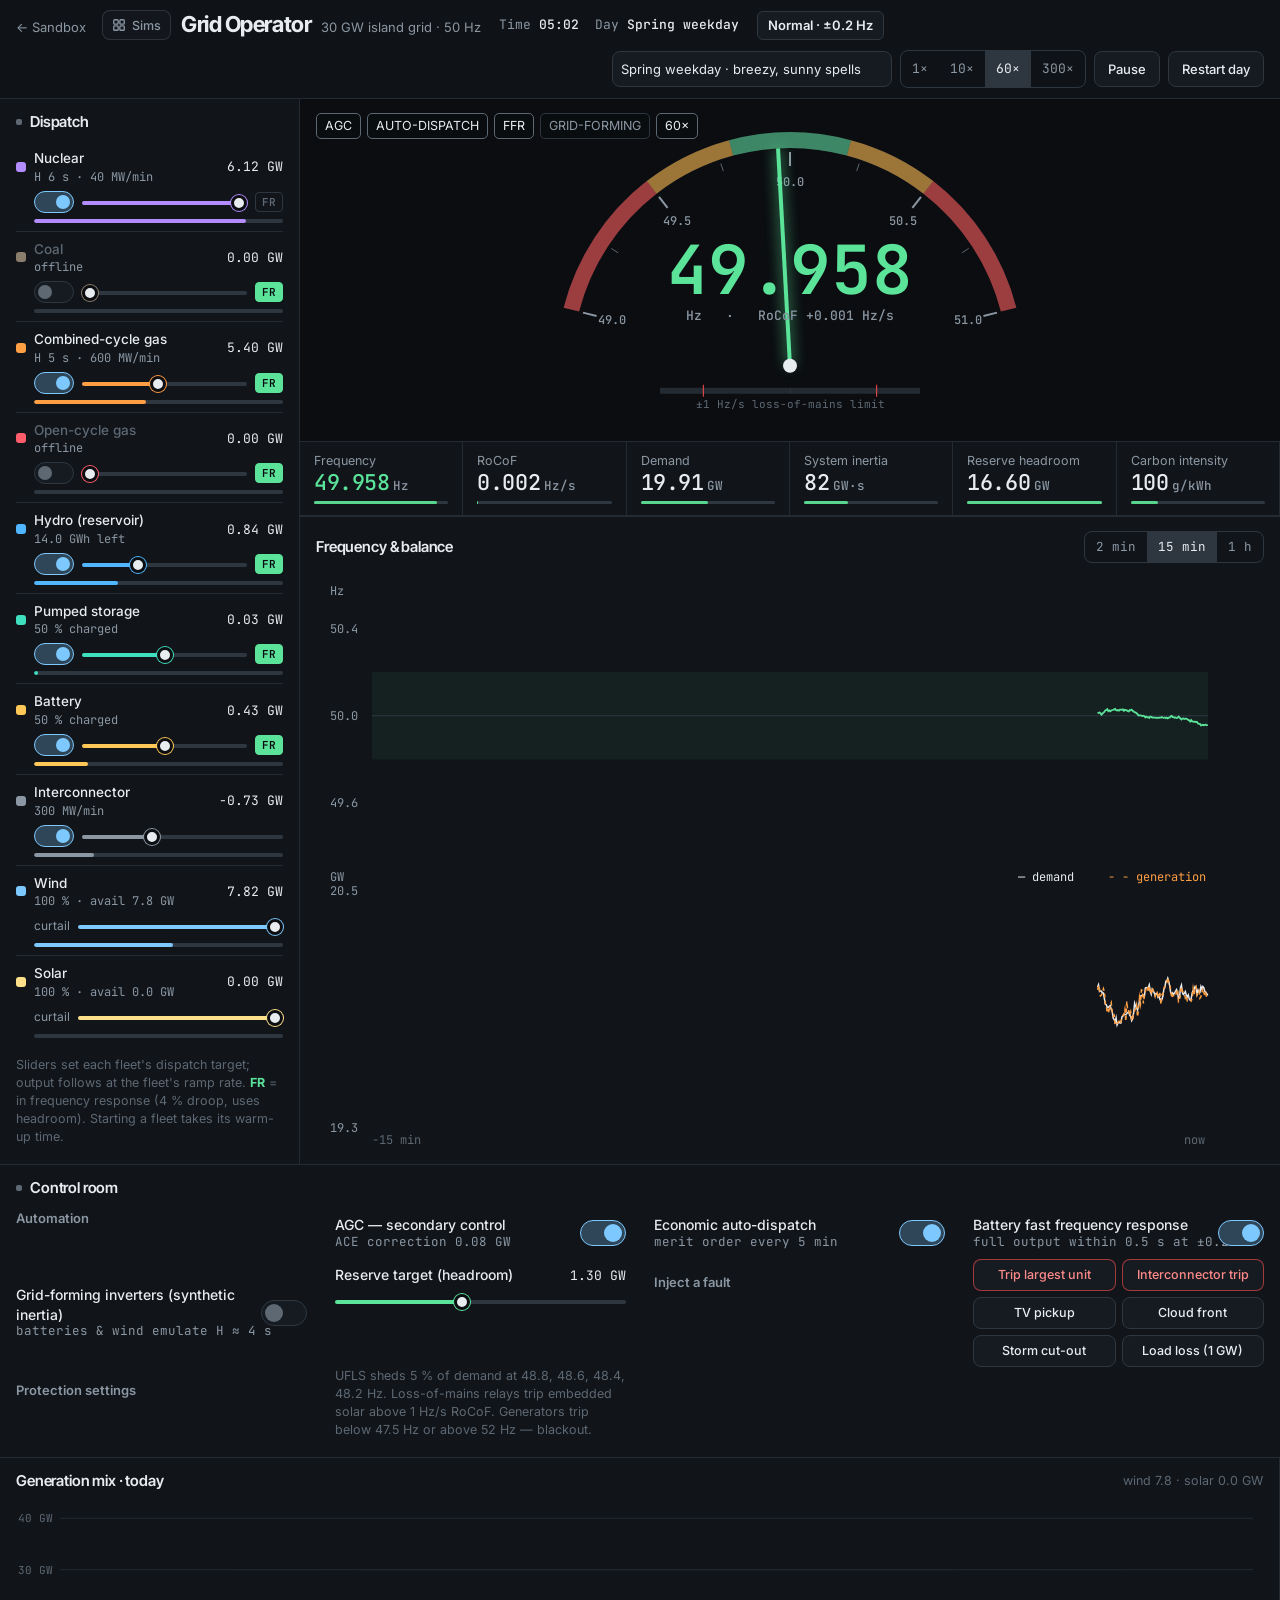
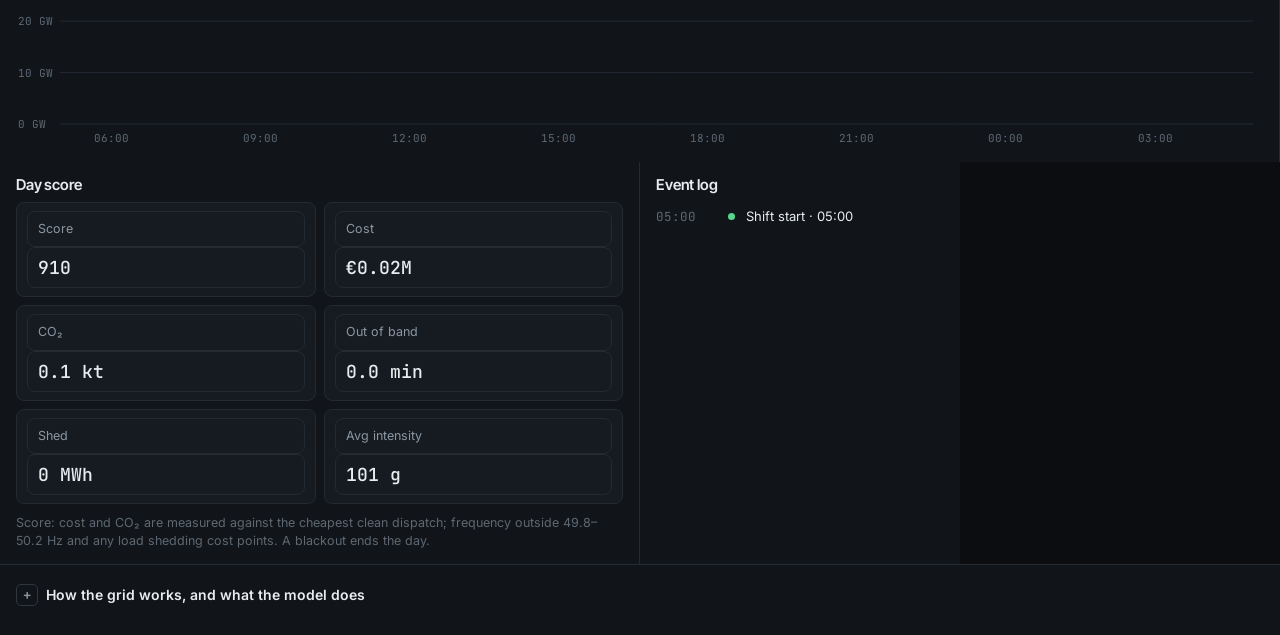
<file: grid/index.html>
<!DOCTYPE html>
<html lang="en">
<head>
<meta charset="utf-8">
<meta name="viewport" content="width=device-width, initial-scale=1">
<title>Grid Operator · Physics Sandbox</title>
<meta name="description" content="Keep a 30 GW power grid at 50 Hz through a whole day: swing-equation frequency dynamics, system inertia, governor droop, AGC, batteries, renewables, load shedding and blackouts.">
<link rel="icon" href="../favicon.svg" type="image/svg+xml">
<link rel="preconnect" href="https://fonts.googleapis.com">
<link rel="preconnect" href="https://fonts.gstatic.com" crossorigin>
<link href="https://fonts.googleapis.com/css2?family=Inter+Tight:wght@500;600;700&family=Inter:wght@400;500;600&family=JetBrains+Mono:wght@400;500&display=swap" rel="stylesheet">
<link rel="stylesheet" href="../shared/console.css">
<script src="../shared/site.js" defer></script>
<style>
:root{--grn:#5be39a}
.brand a{color:var(--mute);text-decoration:none;font-size:13px;margin-right:6px}.brand a:hover{color:var(--ink)}
select{height:36px;background:var(--p2);color:var(--ink);border:1px solid var(--line2);border-radius:8px;padding:0 8px;font:inherit;font-size:13px;max-width:280px}
.main{grid-template-columns:330px minmax(0,1fr) 300px}
@media(max-width:1280px){.main{grid-template-columns:300px minmax(0,1fr)}.bottom{grid-template-columns:minmax(0,1fr) minmax(0,1fr)}.bottom .sq{grid-column:1/-1}}
@media(max-width:860px){.main{grid-template-columns:minmax(0,1fr)}.bottom{grid-template-columns:minmax(0,1fr)}.simctl select{max-width:100%;flex:1 1 100%}}
#gaugeFig{min-height:0;height:clamp(300px,38vh,420px)}
.center .ctr{flex:1 1 auto;display:flex;flex-direction:column;border-top:1px solid var(--line)}
.center .ctr .fig{flex:1 1 auto;min-height:260px}
.fleet{display:grid;grid-template-columns:10px minmax(0,1fr) auto;gap:2px 8px;align-items:center;padding:8px 0;border-top:1px solid var(--line)}
.fleet:first-of-type{border-top:0}
.fleet .sw{width:10px;height:10px;border-radius:3px}
.fleet .nm{font-weight:500;font-size:13.5px}
.fleet .nm small{display:block;font:400 12px var(--mono);color:var(--mute)}
.fleet .rd{font:13px var(--mono);text-align:right;white-space:nowrap}
.fleet .sub{grid-column:2/4;display:flex;gap:8px;align-items:center}
.fleet .sub input[type=range]{flex:1}
.fleet .sub .tg{width:40px;height:22px}.fleet .sub .tg::after{width:14px;height:14px}.fleet .sub .tg[aria-pressed=true]::after{transform:translateX(18px)}
.fleet .bar{height:4px;grid-column:2/4;flex:none}
.fleet.off .nm{color:var(--dim)}
.fr{font:600 11px var(--mono);padding:2px 6px;border-radius:4px;border:1px solid var(--line2);color:var(--dim);background:none;cursor:pointer}
.fr[aria-pressed=true]{color:#0b0d10;background:var(--grn);border-color:var(--grn)}
.evbtn{display:grid;grid-template-columns:repeat(2,minmax(0,1fr));gap:6px}
.evbtn .btn{height:32px;font-size:12.5px;padding:0 8px;white-space:normal;line-height:1.1}
.score{display:grid;grid-template-columns:repeat(2,minmax(0,1fr));gap:8px}
.score div{background:var(--p2);border:1px solid var(--line);border-radius:8px;padding:8px 10px}
.score .k{font-size:12.5px;color:var(--mute)}.score .v{font:500 18px var(--mono)}
.kpi.hero .v{color:var(--grn)}
.bottom{grid-template-columns:minmax(0,2fr) minmax(0,1fr) minmax(0,1fr)}
.dayover{position:absolute;left:50%;top:50%;transform:translate(-50%,-50%);width:min(440px,92%);background:rgba(17,21,26,.96);border:1px solid var(--line2);border-radius:14px;padding:18px 20px;display:none;z-index:4}
.dayover.show{display:block}.dayover h3{margin:0 0 6px;font:700 22px "Inter Tight",Inter,sans-serif;color:var(--ink)}
.dayover p{color:var(--mute);margin:4px 0 10px}
.dayover dl{display:grid;grid-template-columns:auto auto;gap:3px 12px;margin:0 0 12px;font-size:13px}.dayover dd{margin:0;text-align:right;font-family:var(--mono)}.dayover dt{color:var(--mute)}
</style>
</head>
<body>
<div class="app">
<header>
  <div class="brand"><a href="../" aria-label="Back to Physics Sandbox">← Sandbox</a><span data-sitenav></span><h1>Grid Operator</h1><span>30 GW island grid · 50 Hz</span></div>
  <div class="shot"><span>Time <b id="clock">05:00</b></span><span>Day <b id="dayname">—</b></span></div>
  <div class="phase" id="phase">—</div>
  <div class="alarm" id="alarm"></div>
  <div class="simctl">
    <select id="scn" aria-label="Scenario"></select>
    <div class="seg" id="speed" role="group" aria-label="Simulation speed"><button data-s="1">1×</button><button data-s="10">10×</button><button data-s="60">60×</button><button data-s="300">300×</button></div>
    <button class="btn" id="pause" aria-pressed="false">Pause</button>
    <button class="btn" id="restart">Restart day</button>
  </div>
</header>

<div class="main">
  <aside class="col l">
    <h2>Dispatch</h2>
    <div id="fleets"></div>
    <p class="note">Sliders set each fleet's dispatch target; output follows at the fleet's ramp rate. <b style="color:var(--grn)">FR</b> = in frequency response (4 % droop, uses headroom). Starting a fleet takes its warm-up time.</p>
  </aside>

  <section class="center">
    <div class="fig" id="gaugeFig">
      <canvas id="gauge" aria-label="System frequency gauge"></canvas>
      <div class="ov tl"><div class="mode" id="modeChips"></div></div>
      <div class="toast" id="toast"></div>
      <div class="dayover" id="dayover"></div>
    </div>
    <div class="kpis" id="kpis"></div>
    <section class="panel ctr">
      <div class="phead"><h2>Frequency &amp; balance</h2><div class="seg" id="win"><button data-w="120">2 min</button><button data-w="900">15 min</button><button data-w="3600">1 h</button></div></div>
      <div class="fig"><canvas id="tr"></canvas></div>
    </section>
  </section>

  <aside class="col r">
    <h2>Control room</h2>
    <h3>Automation</h3>
    <div class="ctl inline"><div><label for="t-agc">AGC — secondary control</label><div class="act" id="a-agc"></div></div><button class="tg" id="t-agc" aria-pressed="false" aria-label="AGC"></button></div>
    <div class="ctl inline"><div><label for="t-ed">Economic auto-dispatch</label><div class="act" id="a-ed"></div></div><button class="tg" id="t-ed" aria-pressed="false" aria-label="Economic auto-dispatch"></button></div>
    <div class="ctl inline"><div><label for="t-ffr">Battery fast frequency response</label><div class="act">full output within 0.5 s at ±0.2 Hz</div></div><button class="tg" id="t-ffr" aria-pressed="false" aria-label="Battery FFR"></button></div>
    <div class="ctl inline"><div><label for="t-syn">Grid-forming inverters (synthetic inertia)</label><div class="act">batteries &amp; wind emulate H ≈ 4 s</div></div><button class="tg" id="t-syn" aria-pressed="false" aria-label="Synthetic inertia"></button></div>
    <div class="ctl"><div class="top"><label for="s-res">Reserve target (headroom)</label><span class="val" id="v-res"></span></div><input type="range" id="s-res" min="0" max="3000" step="50" style="--c:var(--grn)"></div>
    <h3>Inject a fault</h3>
    <div class="evbtn">
      <button class="btn danger" data-ev="trip">Trip largest unit</button>
      <button class="btn danger" data-ev="ic">Interconnector trip</button>
      <button class="btn" data-ev="tv">TV pickup</button>
      <button class="btn" data-ev="cloud">Cloud front</button>
      <button class="btn" data-ev="storm">Storm cut-out</button>
      <button class="btn" data-ev="load">Load loss (1 GW)</button>
    </div>
    <h3>Protection settings</h3>
    <p class="note" style="margin-top:0">UFLS sheds 5 % of demand at 48.8, 48.6, 48.4, 48.2 Hz. Loss-of-mains relays trip embedded solar above 1 Hz/s RoCoF. Generators trip below 47.5 Hz or above 52 Hz — blackout.</p>
  </aside>
</div>

<div class="bottom">
  <section class="panel sq">
    <div class="phead"><h2>Generation mix · today</h2><span class="note" style="margin:0" id="mixNote"></span></div>
    <div class="fig"><canvas id="mix"></canvas></div>
  </section>
  <section class="panel">
    <div class="phead"><h2>Day score</h2></div>
    <div class="score" id="score"></div>
    <p class="note">Score: cost and CO₂ are measured against the cheapest clean dispatch; frequency outside 49.8–50.2 Hz and any load shedding cost points. A blackout ends the day.</p>
  </section>
  <section class="panel">
    <div class="phead"><h2>Event log</h2></div>
    <ul class="log" id="log"></ul>
  </section>
</div>

<details class="help">
  <summary>How the grid works, and what the model does</summary>
  <div class="cols">
    <div>
      <p><b>The job.</b> Generation must equal demand every second. Any mismatch goes into (or out of) the kinetic energy of every spinning generator, and the frequency moves: 2H·S/f₀ · df/dt = P<sub>gen</sub> − P<sub>load</sub>. Keep it inside 49.8–50.2 Hz.</p>
      <p><b>Three layers of control.</b> <b>Inertia</b> (H, seconds) resists the change instantly — nuclear, coal, gas and hydro add it, wind and solar don't. <b>Primary response</b>: governors in frequency response add 1/R × Δf/f₀ of their rating within seconds (droop R = 4 %). <b>Secondary control (AGC)</b> slowly moves set-points to bring 50.00 Hz back and re-balance.</p>
    </div>
    <div>
      <p><b>Why low inertia is hard.</b> At sunny midday, with solar displacing thermal plant, the same 1.2 GW trip gives a much steeper RoCoF. Above 1 Hz/s the loss-of-mains relays on rooftop solar trip — losing even more generation. Batteries with fast frequency response or grid-forming inverters fix it.</p>
      <p><b>Dispatch.</b> Each fleet has a minimum stable output, a ramp rate and a start-up time. Nuclear is cheap and inflexible, open-cycle gas is fast and expensive, hydro is fast but energy-limited, batteries and pumped storage have to be charged.</p>
    </div>
    <div>
      <p><b>Things to try.</b> Turn off AGC and auto-dispatch and run the evening ramp by hand. In the duck-curve scenario, trip the nuclear unit at 13:00 with FFR off, then again with it on. In the winter peak, catch the TV pickup at 20:15. Watch what the storm does to an all-wind afternoon.</p>
      <p><b>Keys.</b> Space pause · 1–4 speed · T trip largest unit.</p>
      <p class="note">Aggregated single-bus model: numbers are representative of a mid-size national grid, not a specific system operator.</p>
    </div>
  </div>
</details>
</div>

<script>
(() => {
const $ = id => document.getElementById(id);
const F0 = 50;
// ---------- fleets ----------
// cap MW, min stable fraction, ramp MW/min, H s (inertia constant), governor time constant s, €/MWh, tCO2/MWh, start-up min, colour
const FLEETS = [
  { id: 'nuc', name: 'Nuclear', cap: 7200, min: 0.85, ramp: 40, H: 6, tg: 8, cost: 12, co2: 0, start: 600, c: '#b38cff', unit: 1200 },
  { id: 'coal', name: 'Coal', cap: 5000, min: 0.4, ramp: 100, H: 5, tg: 6, cost: 72, co2: 0.92, start: 360, c: '#8b7d6b' },
  { id: 'ccgt', name: 'Combined-cycle gas', cap: 12000, min: 0.45, ramp: 600, H: 5, tg: 5, cost: 88, co2: 0.37, start: 60, c: '#ff9f43' },
  { id: 'ocgt', name: 'Open-cycle gas', cap: 3000, min: 0.0, ramp: 900, H: 3, tg: 3, cost: 185, co2: 0.6, start: 10, c: '#ff5d6c' },
  { id: 'hydro', name: 'Hydro (reservoir)', cap: 2500, min: 0.0, ramp: 1200, H: 3.5, tg: 2.5, cost: 35, co2: 0, start: 2, c: '#4fb6ff', energy: 14000 },
  { id: 'ps', name: 'Pumped storage', cap: 2000, min: -1, ramp: 1500, H: 3.5, tg: 2, cost: 60, co2: 0, start: 3, c: '#3fe0bf', store: 10000, signed: true },
  { id: 'bat', name: 'Battery', cap: 2000, min: -1, ramp: 60000, H: 0, tg: 0.3, cost: 50, co2: 0, start: 0, c: '#ffc857', store: 4000, signed: true },
  { id: 'ic', name: 'Interconnector', cap: 3000, min: -1, ramp: 300, H: 0, tg: 30, cost: 95, co2: 0.25, start: 0, c: '#8b97a3', signed: true },
  { id: 'wind', name: 'Wind', cap: 14000, min: 0, ramp: 1e9, H: 0, tg: 1, cost: 0, co2: 0, start: 0, c: '#7cc8ff', vre: true },
  { id: 'solar', name: 'Solar', cap: 12000, min: 0, ramp: 1e9, H: 0, tg: 1, cost: 0, co2: 0, start: 0, c: '#ffe08a', vre: true },
];
// ---------- scenarios (demand and weather shapes) ----------
const SCN = [
  { name: 'Spring weekday · breezy, sunny spells', peak: 31000, base: 21000, wind: [0.42, 0.18], solar: 0.75, clouds: 0.3, events: [[11.5, 'cloud'], [17.2, 'trip']] },
  { name: 'Duck curve · summer, 12 GW solar at noon', peak: 28500, base: 19000, wind: [0.18, 0.08], solar: 1.0, clouds: 0.08, events: [[13.0, 'trip']] },
  { name: 'Winter peak · cold, still evening', peak: 38500, base: 25500, wind: [0.12, 0.08], solar: 0.28, clouds: 0.5, events: [[20.25, 'tv'], [18.4, 'ic']] },
  { name: 'Storm day · gale, then turbine cut-out', peak: 32000, base: 22000, wind: [0.82, 0.06], solar: 0.35, clouds: 0.6, events: [[15.0, 'storm']] },
];
const sel = $('scn'); SCN.forEach((s, i) => sel.add(new Option(s.name, i)));

// ---------- state ----------
let S;
function newDay(i) {
  const sc = SCN[i];
  S = { sc, t: 5 * 3600, f: 50, rocof: 0, paused: false, speed: 60, agc: true, ed: true, ffr: true, syn: false, res: 1300, shed: 0, shedE: 0, ufls: 0, black: false, done: false,
    cost: 0, co2: 0, energy: 0, outOfBand: 0, lom: 0, tripped: 0, icTrip: false, storm: 0, cloud: 0, tvT: -1, loadLoss: 0, evDone: new Set(), agcInt: 0,
    hist: [], mix: [], lastMix: 0, rngSeed: 7 + i * 13, windNoise: 0, loadNoise: 0, toast: null, toastT: 0 };
  S.u = {};
  for (const f of FLEETS) S.u[f.id] = { on: !['ocgt'].includes(f.id) || false, set: 0, p: 0, pr: 0, fr: !f.vre && f.id !== 'nuc' && f.id !== 'ic', soc: f.store ? f.store * 0.5 : 0, energy: f.energy || 0, startT: 0, curt: 1 };
  S.u.coal.on = i === 2; S.u.ocgt.on = false; S.u.ps.fr = true; S.u.bat.fr = true;
  dispatch(true);
  for (const f of FLEETS) S.u[f.id].p = S.u[f.id].set;
  $('log').innerHTML = ''; log('Shift start · 05:00', 'good');
  $('dayover').classList.remove('show');
  buildFleetUI(); syncAll();
}
function rnd() { S.rngSeed = (S.rngSeed * 16807) % 2147483647; return S.rngSeed / 2147483647; }

// ---------- demand and weather ----------
const hour = t => (t / 3600) % 24;
function demandAt(t) {
  const sc = S.sc, h = hour(t);
  const morning = 1 / (1 + Math.exp(-(h - 7) * 1.6)), evening = Math.exp(-Math.pow((h - 18.6) / 1.9, 2)), night = Math.exp(-Math.pow((h - 3.5) / 2.5, 2));
  let d = sc.base + (sc.peak - sc.base) * (0.62 * morning + 0.38 * evening + 0.06 * Math.sin((h - 12) / 4)) - 1200 * night;
  if (h > 22) d -= (h - 22) * 2500;
  if (S.tvT > 0) { const k = (t - S.tvT) / 60; if (k > 0 && k < 6) d += 1700 * Math.sin(Math.PI * Math.min(1, k / 3)) * (k < 3 ? 1 : (6 - k) / 3); }
  return d + S.loadNoise - S.loadLoss;
}
function solarAt(t) {
  const h = hour(t), el = Math.sin(Math.PI * (h - 6.2) / 13.6);
  if (el <= 0) return 0;
  const clouds = 1 - S.sc.clouds * (0.5 + 0.5 * Math.sin(t / 1700 + 1.3) * Math.sin(t / 530)) - S.cloud;
  return Math.max(0, Math.pow(el, 1.25) * S.sc.solar * Math.max(0.05, clouds));
}
function windAt(t) {
  const [m, a] = S.sc.wind, h = hour(t);
  let w = m + a * Math.sin(h / 24 * 6.283 + 1) + S.windNoise;
  if (S.storm > 0) w = Math.max(0.04, w * (1 - S.storm));
  return Math.max(0, Math.min(1, w));
}

// ---------- economic dispatch (merit order with reserve) ----------
function dispatch(init = false) {
  const t = S.t + 15 * 60, D = demandAt(t), sol = solarAt(t) * FLEETS[9].cap * S.u.solar.curt, win = windAt(t) * FLEETS[8].cap * S.u.wind.curt;
  let need = D - sol - win;
  const order = ['nuc', 'hydro', 'coal', 'ccgt', 'ic', 'ps', 'ocgt'];
  const fleet = id => FLEETS.find(f => f.id === id);
  for (const id of order) S.u[id].set = 0;
  // must-run nuclear at its minimum, then fill by price; keep reserve headroom on dispatchable units
  const nuc = fleet('nuc'), avail = nuc.cap - S.tripped;
  S.u.nuc.set = Math.min(avail, Math.max(avail * nuc.min, need)); need -= S.u.nuc.set;
  const hyd = S.u.hydro, hrem = hyd.energy / Math.max(1, (24 - hour(S.t))), hcap = Math.min(fleet('hydro').cap * 0.75, hrem * 1.6);
  const pk = Math.exp(-Math.pow((hour(t) - 18.6) / 2.2, 2)) + 0.4 * Math.exp(-Math.pow((hour(t) - 8) / 1.5, 2));
  const hset = Math.min(hcap, Math.max(0, need) * 0.15 + hcap * pk); S.u.hydro.set = hset; need -= hset;
  for (const id of ['coal', 'ccgt', 'ic', 'ocgt']) {
    const f = fleet(id), u = S.u[id];
    if (!u.on && id !== 'ic') continue;
    if (id === 'ic' && S.icTrip) continue;
    const room = id === 'ic' ? f.cap : f.cap * (u.on ? 1 : 0) - (id === 'ccgt' ? S.res * 0.6 : id === 'coal' ? S.res * 0.15 : 0);
    const lo = id === 'ic' ? -f.cap : f.cap * f.min;
    u.set = Math.max(lo, Math.min(room, need)); need -= u.set;
  }
  // storage: charge on surplus, discharge in shortage
  for (const id of ['ps', 'bat']) { const f = fleet(id), u = S.u[id]; const want = Math.max(-f.cap, Math.min(f.cap, need)); const ok = want > 0 ? u.soc > f.store * 0.1 : u.soc < f.store * 0.95; u.set = ok ? want * (id === 'bat' ? 0.5 : 1) : 0; need -= u.set; }
  if (need < -300) { // surplus: curtail renewables
    const k = Math.max(0, 1 + need / Math.max(1, sol + win)); S.u.solar.curt = Math.max(0.2, Math.min(1, S.u.solar.curt * k)); S.u.wind.curt = Math.max(0.2, Math.min(1, S.u.wind.curt * k));
  } else { S.u.solar.curt = Math.min(1, S.u.solar.curt + 0.1); S.u.wind.curt = Math.min(1, S.u.wind.curt + 0.1); }
  // start peakers ahead of the evening ramp if the reserve is short
  const headroom = FLEETS.filter(f => !f.vre && S.u[f.id].on && f.id !== 'nuc').reduce((a, f) => a + (f.cap - S.u[f.id].set), 0);
  if (!init && headroom < S.res && !S.u.ocgt.on && !S.u.ocgt.startT) startFleet('ocgt', 'auto-dispatch: reserve short');
  if (!init && hour(S.t) > 15 && hour(S.t) < 16 && S.sc.peak > 34000 && !S.u.coal.on && !S.u.coal.startT) startFleet('coal', 'auto-dispatch: evening peak');
  if (init) { S.u.ccgt.on = true; }
}
function startFleet(id, why) {
  const f = FLEETS.find(x => x.id === id), u = S.u[id];
  if (u.on || u.startT) return;
  if (f.start === 0) { u.on = true; return; }
  u.startT = S.t + f.start * 60; log(`${f.name}: start-up ordered (${f.start >= 60 ? (f.start / 60).toFixed(0) + ' h' : f.start + ' min'}) — ${why}`, 'auto');
}

// ---------- physics step ----------
function step(dt) {
  if (S.black || S.done) return;
  S.t += dt;
  const h = hour(S.t);
  // scripted events
  for (const [eh, ev] of S.sc.events) if (h >= eh && !S.evDone.has(eh)) { S.evDone.add(eh); fire(ev, true); }
  // slow noise
  S.windNoise += (rnd() - 0.5) * 0.0007 * Math.sqrt(dt) * 10 - S.windNoise * dt / 3600;
  S.loadNoise += (rnd() - 0.5) * 60 * Math.sqrt(dt) - S.loadNoise * dt / 300;
  if (S.storm > 0 && S.storm < 0.93) S.storm = Math.min(0.93, S.storm + dt / 900);
  if (S.cloud > 0) S.cloud = Math.max(0, S.cloud - dt / 5400 * (S.cloud > 0.38 ? 0 : 1)); if (S.cloudT && S.t - S.cloudT < 300) S.cloud = Math.min(0.45, (S.t - S.cloudT) / 300 * 0.45);
  // fleet start-ups
  for (const f of FLEETS) { const u = S.u[f.id]; if (u.startT && S.t >= u.startT) { u.startT = 0; u.on = true; u.p = f.cap * f.min; log(`${f.name} synchronised`, 'good'); } }
  const df = S.f - F0, dfp = df / F0;
  // per-fleet output: ramp toward set-point + primary droop response through a governor lag
  let Pgen = 0, Hs = 0, Sb = 0;
  for (const f of FLEETS) {
    const u = S.u[f.id];
    if (f.vre) {
      const avail = (f.id === 'solar' ? solarAt(S.t) * (1 - S.lom) : windAt(S.t)) * f.cap;
      u.p = avail * u.curt; Pgen += u.p;
      if (S.syn && f.id === 'wind') { Hs += 1.5 * u.p; }
      continue;
    }
    if (!u.on) { u.p += (0 - u.p) * Math.min(1, dt / 30); Pgen += u.p; continue; }
    let cap = f.cap; if (f.id === 'nuc') cap -= S.tripped; if (f.id === 'ic' && S.icTrip) { u.p = 0; continue; }
    const lo = f.signed ? -cap : cap * f.min;
    // energy-limited units
    if (f.store) { if (u.soc <= f.store * 0.02) u.set = Math.min(u.set, 0); if (u.soc >= f.store * 0.99) u.set = Math.max(u.set, 0); }
    if (f.energy != null && u.energy <= 0) u.set = 0;
    const r = f.ramp / 60 * dt; u.pr += Math.max(-r, Math.min(r, Math.max(lo, Math.min(cap, u.set)) - u.pr));
    let resp = 0;
    if (u.fr) {
      const db = 0.015 / F0, x = Math.abs(dfp) > db ? dfp - Math.sign(dfp) * db : 0;
      resp = -x / 0.04 * cap;
      if (f.id === 'bat' && S.ffr) resp = Math.max(-1, Math.min(1, -df / 0.2)) * cap;    // FFR: full output at ±0.2 Hz
    }
    const target = Math.max(lo, Math.min(cap, u.pr + resp));
    u.p += (target - u.p) * Math.min(1, dt / f.tg);
    Pgen += u.p;
    if (f.store) u.soc = Math.max(0, Math.min(f.store, u.soc - u.p * dt / 3600 * (u.p < 0 ? 0.85 : 1)));
    if (f.energy != null) u.energy = Math.max(0, u.energy - Math.max(0, u.p) * dt / 3600);
    if (f.H > 0 && Math.abs(u.p) > 1) { const online = Math.max(cap * 0.6, Math.abs(u.p)); Hs += f.H * online; Sb += online; }
    if (S.syn && f.id === 'bat') Hs += 4 * cap;
  }
  const D = demandAt(S.t) * (1 - S.shed), Ld = D * (1 + 0.015 * df);        // 1.5 %/Hz load damping
  S.D = D; S.Pgen = Pgen; S.Hsys = Hs; S.Ek = Hs / 1000;                      // GW·s
  // swing equation (aggregated): (2 H S / f0) · df/dt = Pgen − Pload
  const M = 2 * Math.max(Hs, 2000) / F0;
  const dfdt = (Pgen - Ld) / M;
  S.rocof = S.rocof + (dfdt - S.rocof) * Math.min(1, dt / 0.5);
  S.f += dfdt * dt;
  // AGC: integral of area control error → shift dispatchable set-points
  if (S.agc) {
    const ace = df * 4000;                                                   // area control error, MW (bias 400 MW per 0.1 Hz)
    S.agcInt += -ace * dt / 40;
    S.agcInt = Math.max(-6000, Math.min(6000, S.agcInt));
  } else S.agcInt *= Math.exp(-dt / 600);
  // protection
  if (!S.lom && Math.abs(S.rocof) > 1.0 && S.u.solar.p > 1500) { S.lom = 0.35; log(`RoCoF ${S.rocof.toFixed(2)} Hz/s — loss-of-mains relays tripped ${(S.u.solar.p * 0.35 / 1000).toFixed(1)} GW of rooftop solar`, 'crit'); toast('Loss-of-mains cascade: rooftop solar tripped', 'crit'); }
  if (S.lom && S.t % 60 < dt) S.lom = Math.max(0, S.lom - 0.02);
  const stages = [48.8, 48.6, 48.4, 48.2];
  while (S.ufls < 4 && S.f < stages[S.ufls]) { S.ufls++; S.shed = Math.min(0.2, S.shed + 0.05); log(`UFLS stage ${S.ufls} at ${S.f.toFixed(2)} Hz — ${(0.05 * D / 1000).toFixed(1)} GW of demand disconnected`, 'crit'); toast(`Under-frequency load shedding · stage ${S.ufls}`, 'crit'); }
  if (S.shed > 0 && S.f > 49.9) { S.shed = Math.max(0, S.shed - dt / 900); if (S.shed === 0) { S.ufls = 0; log('All demand reconnected', 'good'); } }
  if (S.shed > 0) S.shedE += S.shed * D * dt / 3600;
  if (S.f < 47.5 || S.f > 52) return blackout();
  // accounting
  for (const f of FLEETS) { const u = S.u[f.id]; if (u.p > 0) { S.cost += u.p * f.cost * dt / 3600; S.co2 += u.p * f.co2 * dt / 3600; } }
  S.energy += D * dt / 3600;
  if (Math.abs(df) > 0.2) S.outOfBand += dt;
  if (h >= 23.99 || S.t >= 29 * 3600 - 1) endDay();
}
function fire(ev, scripted = false) {
  if (!S || S.black) return;
  const by = scripted ? '' : ' (operator)';
  if (ev === 'trip') { if (S.tripped >= 2400) return; S.tripped += 1200; const u = S.u.nuc; u.p = Math.max(0, u.p - 1200); u.pr = Math.max(0, u.pr - 1200); log(`Nuclear unit tripped — 1.2 GW lost instantly${by}`, 'crit'); toast('Largest infeed lost · nuclear unit trip (1.2 GW)', 'crit'); }
  if (ev === 'ic') { if (S.icTrip) return; S.icTrip = true; log(`Interconnector tripped at ${(S.u.ic.p / 1000).toFixed(2)} GW${by}`, 'crit'); toast('Interconnector trip', 'crit'); }
  if (ev === 'tv') { S.tvT = S.t; log(`TV pickup: the big match ends — kettles on${by}`, 'warn'); toast('TV pickup incoming · +1.7 GW in 3 min', 'warn'); }
  if (ev === 'cloud') { S.cloudT = S.t; log(`Cloud front over the solar belt${by}`, 'warn'); toast('Cloud front · solar dropping fast', 'warn'); }
  if (ev === 'storm') { S.storm = 0.01; log(`Storm cut-out: turbines feathering above 25 m/s${by}`, 'crit'); toast('Storm cut-out · wind output collapsing', 'crit'); }
  if (ev === 'load') { S.loadLoss += 1000; log(`Large industrial load disconnected (−1 GW)${by}`, 'warn'); toast('Load loss · frequency rising', 'warn'); }
}
function blackout() {
  S.black = true; S.f = 0;
  log('BLACKOUT — generators tripped on frequency protection', 'crit'); toast('BLACKOUT', 'crit');
  showDay(false);
}
function endDay() { if (S.done) return; S.done = true; log('Day complete · 24:00', 'good'); showDay(true); }
function scoreNow() {
  const base = S.energy * 55, costIdx = S.cost / Math.max(1, base), ci = S.co2 / Math.max(1, S.energy) * 1000;
  let sc = 1000 - Math.max(0, (costIdx - 1)) * 600 - ci * 0.9 - S.outOfBand / 60 * 4 - S.shedE / 10;
  if (S.black) sc = 0;
  return { sc: Math.max(0, Math.round(sc)), ci, costIdx };
}
function showDay(ok) {
  const s = scoreNow(), el = $('dayover');
  el.innerHTML = `<h3 style="color:${ok ? 'var(--good)' : 'var(--crit)'}">${ok ? 'Day complete' : 'Blackout'}</h3><p>${ok ? 'The lights stayed on.' : `Frequency collapsed at ${fmtH(S.t)} — every generator tripped. Black start takes hours.`}</p>
    <dl><dt>Score</dt><dd>${s.sc}</dd><dt>Cost</dt><dd>€${(S.cost / 1e6).toFixed(2)} M</dd><dt>Carbon intensity</dt><dd>${s.ci.toFixed(0)} g/kWh</dd><dt>Time outside ±0.2 Hz</dt><dd>${(S.outOfBand / 60).toFixed(1)} min</dd><dt>Energy shed</dt><dd>${S.shedE.toFixed(0)} MWh</dd><dt>Demand served</dt><dd>${(S.energy / 1000).toFixed(0)} GWh</dd></dl>
    <button class="btn primary" id="again">Run the day again</button> <button class="btn" id="nextDay">Next scenario</button>`;
  el.classList.add('show');
  $('again').onclick = () => newDay(+sel.value);
  $('nextDay').onclick = () => { sel.value = (+sel.value + 1) % SCN.length; newDay(+sel.value); };
}
const fmtH = t => { const h = hour(t), m = Math.floor((h % 1) * 60); return `${String(Math.floor(h)).padStart(2, '0')}:${String(m).padStart(2, '0')}`; };
function log(text, cls = '') { const li = document.createElement('li'); li.className = cls; li.innerHTML = `<time>${S ? fmtH(S.t) : ''}</time><i class="d"></i><span>${text}</span>`; $('log').prepend(li); while ($('log').children.length > 80) $('log').lastChild.remove(); }
function toast(text, cls = '') { const t = $('toast'); t.textContent = text; t.className = 'toast show ' + cls; clearTimeout(t._t); t._t = setTimeout(() => t.className = 'toast', 4000); }

// ---------- UI ----------
function buildFleetUI() {
  $('fleets').innerHTML = FLEETS.map(f => `<div class="fleet" id="fl-${f.id}"><i class="sw" style="background:${f.c}"></i><div class="nm">${f.name}<small id="fs-${f.id}"></small></div><div class="rd" id="fp-${f.id}"></div>
    <div class="sub">${f.vre ? `<label style="font-size:12px;color:var(--mute);white-space:nowrap">curtail</label>` : `<button class="tg" id="fo-${f.id}" aria-label="${f.name} online" aria-pressed="false"></button>`}<input type="range" id="fx-${f.id}" min="${f.signed ? -f.cap : 0}" max="${f.cap}" step="50" style="--c:${f.c}" aria-label="${f.name} set-point">${f.vre || f.id === 'ic' ? '' : `<button class="fr" id="ff-${f.id}" aria-pressed="false" title="Frequency response">FR</button>`}</div>
    <div class="bar"><i id="fb-${f.id}" style="background:${f.c}"></i></div></div>`).join('');
  for (const f of FLEETS) {
    const x = $('fx-' + f.id), u = S.u[f.id];
    if (f.vre) { x.min = 0; x.max = 100; x.step = 1; x.oninput = () => { S.ed = false; u.curt = x.value / 100; syncAll(); }; }
    else x.oninput = () => { S.ed = false; u.set = +x.value - (S.agc ? agcShare(f) : 0); syncAll(); };
    const o = $('fo-' + f.id); if (o) o.onclick = () => { if (u.on) { u.on = false; u.set = 0; log(`${f.name} shut down`, ''); } else startFleet(f.id, 'operator'); syncAll(); };
    const r = $('ff-' + f.id); if (r) r.onclick = () => { u.fr = !u.fr; syncAll(); };
  }
}
function agcShare(f) { return ['ccgt', 'hydro', 'ocgt', 'ps'].includes(f.id) && S.u[f.id].on ? S.agcInt * { ccgt: 0.55, hydro: 0.2, ocgt: 0.15, ps: 0.1 }[f.id] : 0; }
function syncAll() {
  document.querySelectorAll('#speed button').forEach(b => b.setAttribute('aria-pressed', +b.dataset.s === S.speed));
  document.querySelectorAll('#win button').forEach(b => b.setAttribute('aria-pressed', +b.dataset.w === win));
  $('pause').setAttribute('aria-pressed', S.paused); $('pause').textContent = S.paused ? 'Resume' : 'Pause';
  for (const [id, k] of [['agc', 'agc'], ['ed', 'ed'], ['ffr', 'ffr'], ['syn', 'syn']]) $('t-' + id).setAttribute('aria-pressed', !!S[k]);
  const rs = $('s-res'); rs.value = S.res; rs.style.setProperty('--p', S.res / 3000 * 100 + '%'); $('v-res').textContent = (S.res / 1000).toFixed(2) + ' GW';
  $('dayname').textContent = S.sc.name.split(' · ')[0];
}
['agc', 'ed', 'ffr', 'syn'].forEach(k => $('t-' + k).onclick = () => { S[k] = !S[k]; if (k === 'agc' && !S[k]) { for (const f of FLEETS) S.u[f.id].set += agcShare(f); S.agcInt = 0; } syncAll(); });
$('s-res').oninput = e => { S.res = +e.target.value; syncAll(); };
document.querySelectorAll('#speed button').forEach(b => b.onclick = () => { S.speed = +b.dataset.s; syncAll(); });
let win = 900; document.querySelectorAll('#win button').forEach(b => b.onclick = () => { win = +b.dataset.w; syncAll(); });
$('pause').onclick = () => { S.paused = !S.paused; syncAll(); };
$('restart').onclick = () => newDay(+sel.value);
sel.onchange = () => { newDay(+sel.value); sel.blur(); };
document.querySelectorAll('[data-ev]').forEach(b => b.onclick = () => fire(b.dataset.ev));
document.addEventListener('keydown', e => {
  if (e.target.tagName === 'SELECT' || e.target.tagName === 'INPUT' && e.target.type !== 'range') return;
  if (e.code === 'Space') { e.preventDefault(); S.paused = !S.paused; syncAll(); }
  else if (/^Digit[1-4]$/.test(e.code)) { S.speed = [1, 10, 60, 300][+e.code.slice(5) - 1]; syncAll(); }
  else if (e.code === 'KeyT') fire('trip');
});

// ---------- drawing ----------
function fit(cv) { const r = cv.getBoundingClientRect(), d = Math.min(2, devicePixelRatio || 1), w = Math.round(r.width * d), h = Math.round(r.height * d); if (cv.width !== w || cv.height !== h) { cv.width = w; cv.height = h; } const c = cv.getContext('2d'); c.setTransform(d, 0, 0, d, 0, 0); return { c, W: r.width, H: r.height }; }
function drawGauge() {
  const { c, W, H } = fit($('gauge')); c.clearRect(0, 0, W, H);
  const cx = W / 2, cy = H * 0.78, R = Math.min(W * 0.36, H * 0.66), a0 = Math.PI * 1.08, a1 = Math.PI * 1.92;
  const ang = f => a0 + (Math.max(49, Math.min(51, f)) - 49) / 2 * (a1 - a0);
  const band = (f1, f2, col, w) => { c.strokeStyle = col; c.lineWidth = w; c.beginPath(); c.arc(cx, cy, R, ang(f1), ang(f2)); c.stroke(); };
  band(49, 51, '#232a32', 16); band(49, 49.5, 'rgba(255,77,77,.55)', 16); band(50.5, 51, 'rgba(255,77,77,.55)', 16); band(49.5, 49.8, 'rgba(255,179,64,.55)', 16); band(50.2, 50.5, 'rgba(255,179,64,.55)', 16); band(49.8, 50.2, 'rgba(91,227,154,.5)', 16);
  c.fillStyle = '#8b97a3'; c.font = '500 12px JetBrains Mono'; c.textAlign = 'center';
  for (let f = 49; f <= 51.001; f += 0.25) { const a = ang(f), maj = Math.abs(f * 2 - Math.round(f * 2)) < 1e-6; c.strokeStyle = maj ? '#8b97a3' : '#5d6873'; c.lineWidth = maj ? 2 : 1; c.beginPath(); c.moveTo(cx + Math.cos(a) * (R - 12), cy + Math.sin(a) * (R - 12)); c.lineTo(cx + Math.cos(a) * (R - (maj ? 26 : 20)), cy + Math.sin(a) * (R - (maj ? 26 : 20))); c.stroke(); if (maj) c.fillText(f.toFixed(1), cx + Math.cos(a) * (R - 42), cy + Math.sin(a) * (R - 42) + 4); }
  const a = ang(S.f), col = S.black ? '#ff4d4d' : Math.abs(S.f - 50) < 0.2 ? '#5be39a' : Math.abs(S.f - 50) < 0.5 ? '#ffb340' : '#ff4d4d';
  c.strokeStyle = col; c.lineWidth = 4; c.shadowColor = col; c.shadowBlur = 14; c.beginPath(); c.moveTo(cx, cy); c.lineTo(cx + Math.cos(a) * (R - 8), cy + Math.sin(a) * (R - 8)); c.stroke(); c.shadowBlur = 0;
  c.fillStyle = '#e8ecef'; c.beginPath(); c.arc(cx, cy, 7, 0, 7); c.fill();
  c.fillStyle = col; c.font = `600 ${Math.max(34, R * 0.3)}px JetBrains Mono`; c.fillText(S.black ? '0.000' : S.f.toFixed(3), cx, cy - R * 0.32);
  c.fillStyle = '#8b97a3'; c.font = '500 13px JetBrains Mono'; c.fillText(`Hz   ·   RoCoF ${S.rocof >= 0 ? '+' : ''}${S.rocof.toFixed(3)} Hz/s`, cx, cy - R * 0.32 + 26);
  // RoCoF bar
  const rw = Math.min(260, W * 0.5), rx = cx - rw / 2, ry = cy + 22; c.fillStyle = '#232a32'; c.fillRect(rx, ry, rw, 6);
  const rv = Math.max(-1.5, Math.min(1.5, S.rocof)) / 1.5 * rw / 2; c.fillStyle = Math.abs(S.rocof) > 1 ? '#ff4d4d' : Math.abs(S.rocof) > 0.5 ? '#ffb340' : '#7cc8ff'; c.fillRect(cx + Math.min(0, rv), ry, Math.abs(rv), 6);
  c.fillStyle = '#5d6873'; c.font = '11px JetBrains Mono'; c.fillText('±1 Hz/s loss-of-mains limit', cx, ry + 20);
  c.strokeStyle = '#ff4d4d'; c.lineWidth = 1; for (const s of [-1, 1]) { const x = cx + s * rw / 3; c.beginPath(); c.moveTo(x, ry - 3); c.lineTo(x, ry + 9); c.stroke(); }
  c.textAlign = 'left';
}
function drawTraces() {
  const { c, W, H } = fit($('tr')); c.clearRect(0, 0, W, H);
  const L = 56, Rr = 56, T = 14, B = 26, w = W - L - Rr, h = (H - T - B) / 2 - 8;
  const now = S.t, pts = S.hist.filter(p => p[0] >= now - win);
  const X = t => L + (t - (now - win)) / win * w;
  // frequency
  const fy = f => T + h / 2 - (f - 50) / 0.6 * h / 2;
  c.fillStyle = 'rgba(91,227,154,.06)'; c.fillRect(L, fy(50.2), w, fy(49.8) - fy(50.2));
  c.strokeStyle = '#2e3740'; c.lineWidth = 1; c.beginPath(); c.moveTo(L, fy(50)); c.lineTo(L + w, fy(50)); c.stroke();
  c.strokeStyle = '#5be39a'; c.lineWidth = 1.8; c.beginPath(); pts.forEach((p, i) => { const y = fy(Math.max(49.4, Math.min(50.6, p[1]))); i ? c.lineTo(X(p[0]), y) : c.moveTo(X(p[0]), y); }); c.stroke();
  c.fillStyle = '#8b97a3'; c.font = '12px JetBrains Mono'; c.fillText('Hz', 14, T + 10); for (const f of [49.6, 50, 50.4]) c.fillText(f.toFixed(1), 14, fy(f) + 4);
  // demand vs generation
  const y0 = T + h + 24, vals = pts.flatMap(p => [p[2], p[3]]), lo = Math.min(...vals, 1e9) - 500, hi = Math.max(...vals, 0) + 500;
  const py = v => y0 + h - (v - lo) / Math.max(1, hi - lo) * h;
  c.strokeStyle = '#e8ecef'; c.lineWidth = 1.5; c.beginPath(); pts.forEach((p, i) => i ? c.lineTo(X(p[0]), py(p[2])) : c.moveTo(X(p[0]), py(p[2]))); c.stroke();
  c.strokeStyle = '#ff9f43'; c.setLineDash([4, 3]); c.beginPath(); pts.forEach((p, i) => i ? c.lineTo(X(p[0]), py(p[3])) : c.moveTo(X(p[0]), py(p[3]))); c.stroke(); c.setLineDash([]);
  c.fillStyle = '#8b97a3'; c.fillText('GW', 14, y0 + 10); c.fillText((hi / 1000).toFixed(1), 14, y0 + 24); c.fillText((lo / 1000).toFixed(1), 14, y0 + h);
  c.fillStyle = '#e8ecef'; c.fillText('— demand', L + w - 190, y0 + 10); c.fillStyle = '#ff9f43'; c.fillText('- - generation', L + w - 100, y0 + 10);
  c.fillStyle = '#5d6873'; c.fillText(`−${win >= 3600 ? win / 3600 + ' h' : win / 60 + ' min'}`, L, H - 6); c.fillText('now', L + w - 24, H - 6);
}
function drawMix() {
  const { c, W, H } = fit($('mix')); c.clearRect(0, 0, W, H);
  const L = 44, w = W - L - 10, T = 10, h = H - T - 24, t0 = 5, t1 = 29;
  const X = hh => L + (hh - t0) / (t1 - t0) * w, Y = v => T + h - v / 42000 * h;
  c.strokeStyle = '#232a32'; for (let g = 0; g <= 40000; g += 10000) { c.beginPath(); c.moveTo(L, Y(g)); c.lineTo(L + w, Y(g)); c.stroke(); c.fillStyle = '#5d6873'; c.font = '11px JetBrains Mono'; c.fillText(g / 1000 + ' GW', 2, Y(g) + 4); }
  for (let hh = 6; hh <= 28; hh += 3) c.fillText(String(hh % 24).padStart(2, '0') + ':00', X(hh) - 16, H - 6);
  const order = ['nuc', 'coal', 'hydro', 'ccgt', 'ic', 'wind', 'solar', 'ps', 'bat', 'ocgt'];
  const M = S.mix; if (M.length < 2) return;
  let below = M.map(() => 0);
  for (const id of order) {
    const f = FLEETS.find(x => x.id === id), k = FLEETS.indexOf(f);
    c.fillStyle = f.c + 'cc'; c.beginPath();
    M.forEach((m, i) => { const v = below[i] + Math.max(0, m[1][k]); i ? c.lineTo(X(m[0]), Y(v)) : c.moveTo(X(m[0]), Y(v)); });
    for (let i = M.length - 1; i >= 0; i--) c.lineTo(X(M[i][0]), Y(below[i]));
    c.closePath(); c.fill();
    below = below.map((b, i) => b + Math.max(0, M[i][1][k]));
  }
  c.strokeStyle = '#e8ecef'; c.lineWidth = 1.5; c.beginPath(); M.forEach((m, i) => i ? c.lineTo(X(m[0]), Y(m[2])) : c.moveTo(X(m[0]), Y(m[2]))); c.stroke();
  const nh = hour(S.t) < 5 ? hour(S.t) + 24 : hour(S.t); c.strokeStyle = '#5d6873'; c.setLineDash([3, 3]); c.beginPath(); c.moveTo(X(nh), T); c.lineTo(X(nh), T + h); c.stroke(); c.setLineDash([]);
}
const KP = [['f', 'Frequency', 'Hz'], ['rocof', 'RoCoF', 'Hz/s'], ['dem', 'Demand', 'GW'], ['inert', 'System inertia', 'GW·s'], ['head', 'Reserve headroom', 'GW'], ['ci', 'Carbon intensity', 'g/kWh']];
$('kpis').innerHTML = KP.map(([k, n, u], i) => `<div class="kpi${i === 0 ? ' hero' : ''}"><div class="k">${n}</div><div class="v" id="k-${k}">—<small>${u}</small></div><div class="lim"><i id="kl-${k}"></i></div></div>`).join('');
function panels() {
  $('clock').textContent = fmtH(S.t);
  const df = Math.abs(S.f - 50), ph = $('phase');
  ph.textContent = S.black ? 'BLACKOUT' : S.shed > 0 ? 'Load shedding' : df < 0.2 ? 'Normal · ±0.2 Hz' : df < 0.5 ? 'Alert' : 'Emergency';
  ph.className = 'phase' + (S.black || S.shed > 0 || df >= 0.5 ? ' bad' : '');
  const al = $('alarm'); al.textContent = S.black ? 'System blackout — all generation tripped' : S.lom ? 'Loss-of-mains: embedded solar tripped' : S.f < 49.5 ? 'Low frequency — start fast reserve' : S.f > 50.5 ? 'High frequency — reduce generation' : ''; al.className = 'alarm' + (S.black || S.f < 49.2 ? ' crit' : '');
  const set = (k, v, frac, cls) => { const e = $('k-' + k); e.firstChild.textContent = v; e.style.color = cls || ''; $('kl-' + k).style.width = Math.max(0, Math.min(100, frac * 100)) + '%'; };
  const ci = S.Pgen > 0 ? FLEETS.reduce((a, f) => a + Math.max(0, S.u[f.id].p) * f.co2, 0) / S.Pgen * 1000 : 0;
  const head = FLEETS.filter(f => !f.vre && S.u[f.id].on).reduce((a, f) => a + Math.max(0, (f.id === 'nuc' ? f.cap - S.tripped : f.cap) - S.u[f.id].p), 0);
  set('f', S.black ? '0.000' : S.f.toFixed(3), 1 - Math.min(1, df / 0.5), df < 0.2 ? '' : df < 0.5 ? 'var(--warn)' : 'var(--crit)');
  set('rocof', S.rocof.toFixed(3), Math.min(1, Math.abs(S.rocof)), Math.abs(S.rocof) > 0.5 ? 'var(--warn)' : '');
  set('dem', (S.D / 1000).toFixed(2), S.D / 40000); set('inert', S.Ek.toFixed(0), S.Ek / 250, S.Ek < 80 ? 'var(--warn)' : '');
  set('head', (head / 1000).toFixed(2), head / 6000, head < S.res ? 'var(--warn)' : ''); set('ci', ci.toFixed(0), ci / 500);
  for (const f of FLEETS) {
    const u = S.u[f.id], el = $('fl-' + f.id), cap = f.id === 'nuc' ? f.cap - S.tripped : f.cap;
    el.classList.toggle('off', !f.vre && !u.on);
    $('fp-' + f.id).textContent = `${(u.p / 1000).toFixed(2)} GW`;
    const st = f.vre ? `${(u.curt * 100).toFixed(0)} % · avail ${((f.id === 'solar' ? solarAt(S.t) * (1 - S.lom) : windAt(S.t)) * f.cap / 1000).toFixed(1)} GW` : u.startT ? `starting · ${Math.ceil((u.startT - S.t) / 60)} min` : !u.on ? 'offline' : f.store ? `${(u.soc / f.store * 100).toFixed(0)} % charged` : f.energy != null ? `${(u.energy / 1000).toFixed(1)} GWh left` : f.id === 'ic' && S.icTrip ? 'TRIPPED' : `${f.H ? 'H ' + f.H + ' s · ' : ''}${f.ramp < 1e6 ? (f.ramp < 1000 ? f.ramp + ' MW/min' : (f.ramp / 1000).toFixed(1) + ' GW/min') : ''}`;
    $('fs-' + f.id).textContent = st;
    $('fb-' + f.id).style.width = Math.max(0, Math.abs(u.p) / f.cap * 100) + '%';
    const x = $('fx-' + f.id); if (document.activeElement !== x) { const v = f.vre ? u.curt * 100 : u.set + (S.agc ? agcShare(f) : 0); x.value = v; x.style.setProperty('--p', ((v - x.min) / (x.max - x.min) * 100) + '%'); }
    const o = $('fo-' + f.id); if (o) o.setAttribute('aria-pressed', u.on || !!u.startT);
    const r = $('ff-' + f.id); if (r) r.setAttribute('aria-pressed', u.fr);
  }
  $('a-agc').textContent = S.agc ? `ACE correction ${(S.agcInt / 1000).toFixed(2)} GW` : 'off — frequency settles off-nominal';
  $('a-ed').textContent = S.ed ? 'merit order every 5 min' : 'manual dispatch';
  const s = scoreNow();
  $('score').innerHTML = `<div><div class="k">Score</div><div class="v">${s.sc}</div></div><div><div class="k">Cost</div><div class="v">€${(S.cost / 1e6).toFixed(2)}M</div></div><div><div class="k">CO₂</div><div class="v">${(S.co2 / 1000).toFixed(1)} kt</div></div><div><div class="k">Out of band</div><div class="v">${(S.outOfBand / 60).toFixed(1)} min</div></div><div><div class="k">Shed</div><div class="v">${S.shedE.toFixed(0)} MWh</div></div><div><div class="k">Avg intensity</div><div class="v">${s.ci.toFixed(0)} g</div></div>`;
  $('mixNote').textContent = `wind ${(S.u.wind.p / 1000).toFixed(1)} · solar ${(S.u.solar.p / 1000).toFixed(1)} GW`;
  $('modeChips').innerHTML = [['AGC', S.agc], ['AUTO-DISPATCH', S.ed], ['FFR', S.ffr], ['GRID-FORMING', S.syn], [`${S.speed}×`, true]].map(([n, on]) => `<span class="chip ${on ? 'on' : ''}">${n}</span>`).join('');
}

// ---------- loop ----------
let prev = 0, acc = 0, edT = 0, panelT = 0;
function frame(now) {
  const dtR = Math.min(0.1, (now - prev) / 1000); prev = now;
  if (!S.paused && !S.black && !S.done) {
    let sim = dtR * S.speed; const dt = 0.05;
    acc += sim;
    while (acc >= dt) {
      // AGC shifts set-points of the regulating units each step
      const shares = FLEETS.map(f => agcShare(f));
      FLEETS.forEach((f, i) => S.u[f.id].set += shares[i]);
      step(dt);
      FLEETS.forEach((f, i) => S.u[f.id].set -= shares[i]);
      acc -= dt;
      edT += dt; if (edT > 300 && S.ed) { edT = 0; const keep = S.agcInt; dispatch(); S.agcInt = keep * 0.3; }
      if (!S.hist.length || S.t - S.hist[S.hist.length - 1][0] > Math.max(0.5, S.speed / 60)) { S.hist.push([S.t, S.f, S.D, S.Pgen]); if (S.hist.length > 9000) S.hist.splice(0, 1000); }
      if (S.t - S.lastMix > 300) { S.lastMix = S.t; S.mix.push([S.t / 3600, FLEETS.map(f => S.u[f.id].p), S.D]); }
      if (S.black || S.done) break;
    }
  }
  panelT += dtR; if (panelT > 0.12) { panelT = 0; panels(); }
  drawGauge(); drawTraces(); drawMix();
  requestAnimationFrame(frame);
}
newDay(0);
// settle the opening state for a minute of simulated time so the day starts balanced
for (let i = 0; i < 1200; i++) step(0.05);
S.cost = 0; S.co2 = 0; S.energy = 0; S.outOfBand = 0; S.hist = [];
requestAnimationFrame(t => { prev = t; frame(t); });
window.__grid = { get S() { return S; }, step, fire, newDay };
})();
</script>
</body>
</html>
</file>
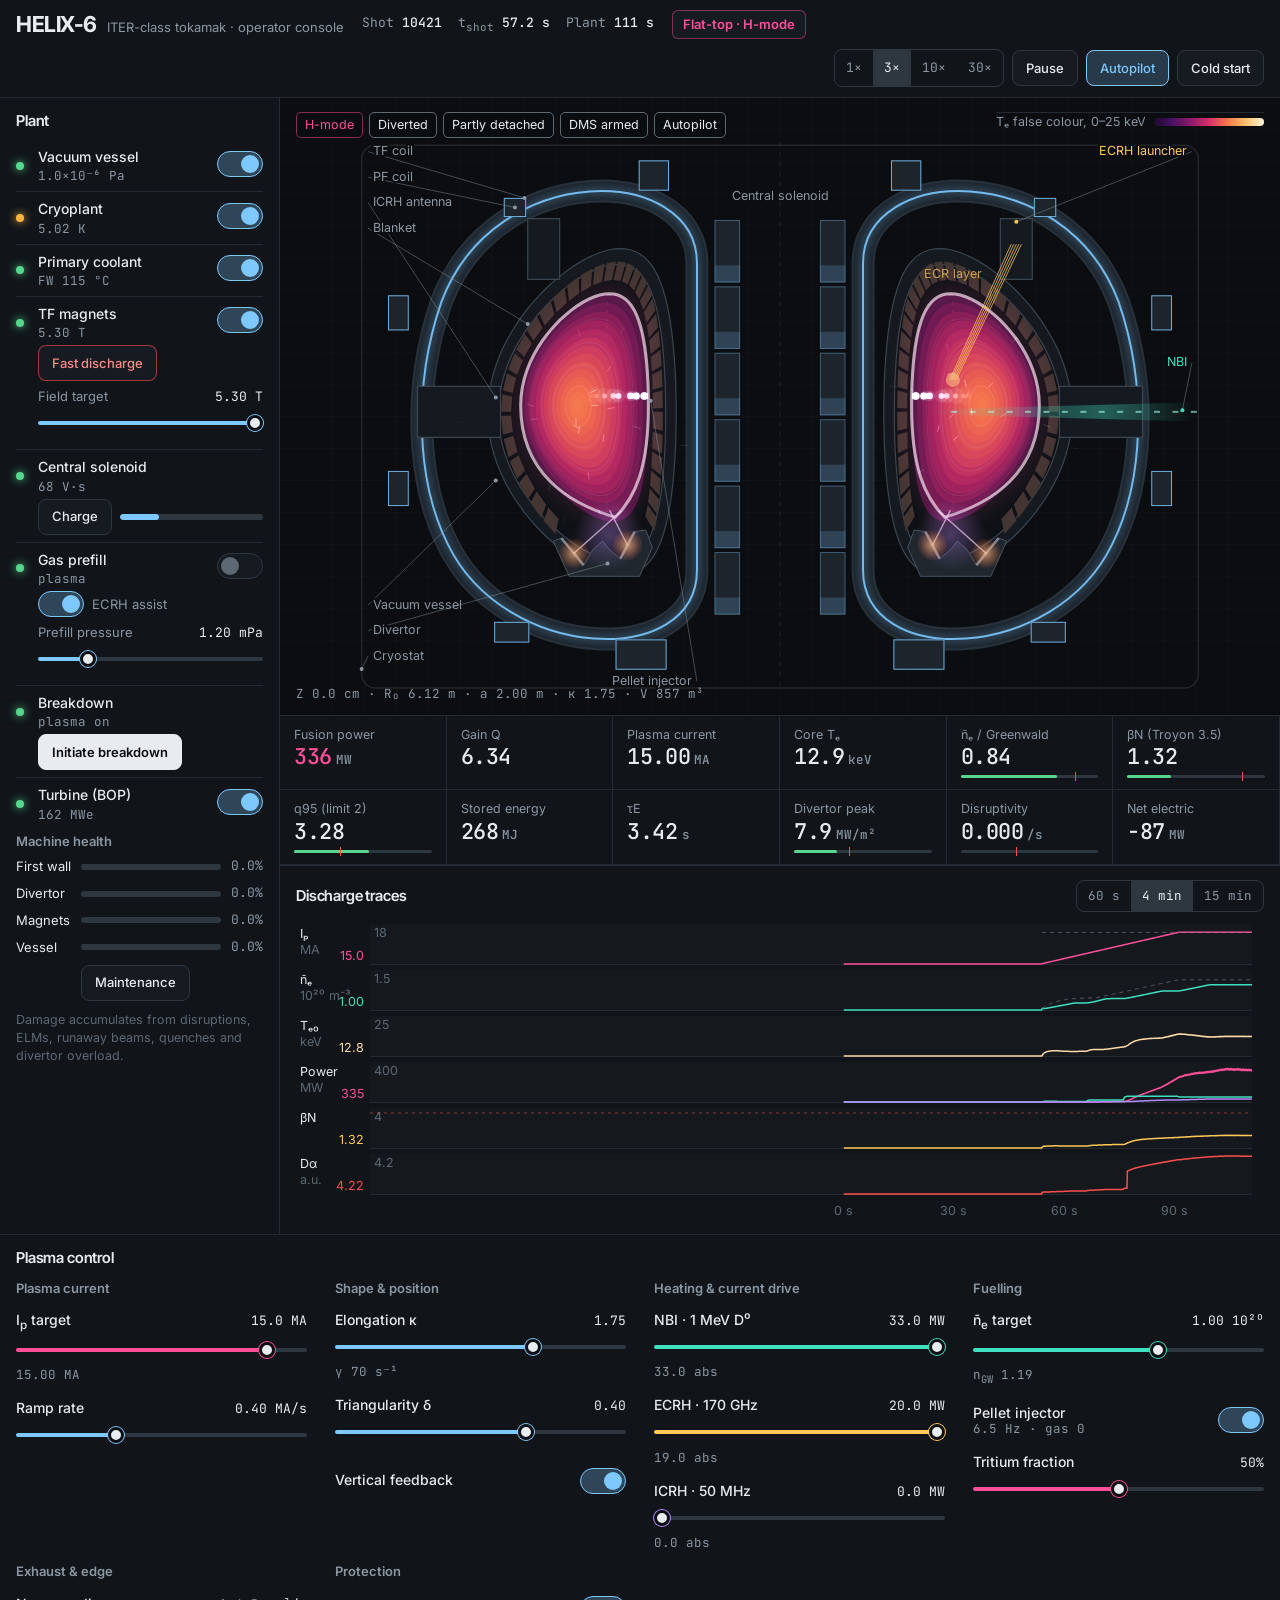
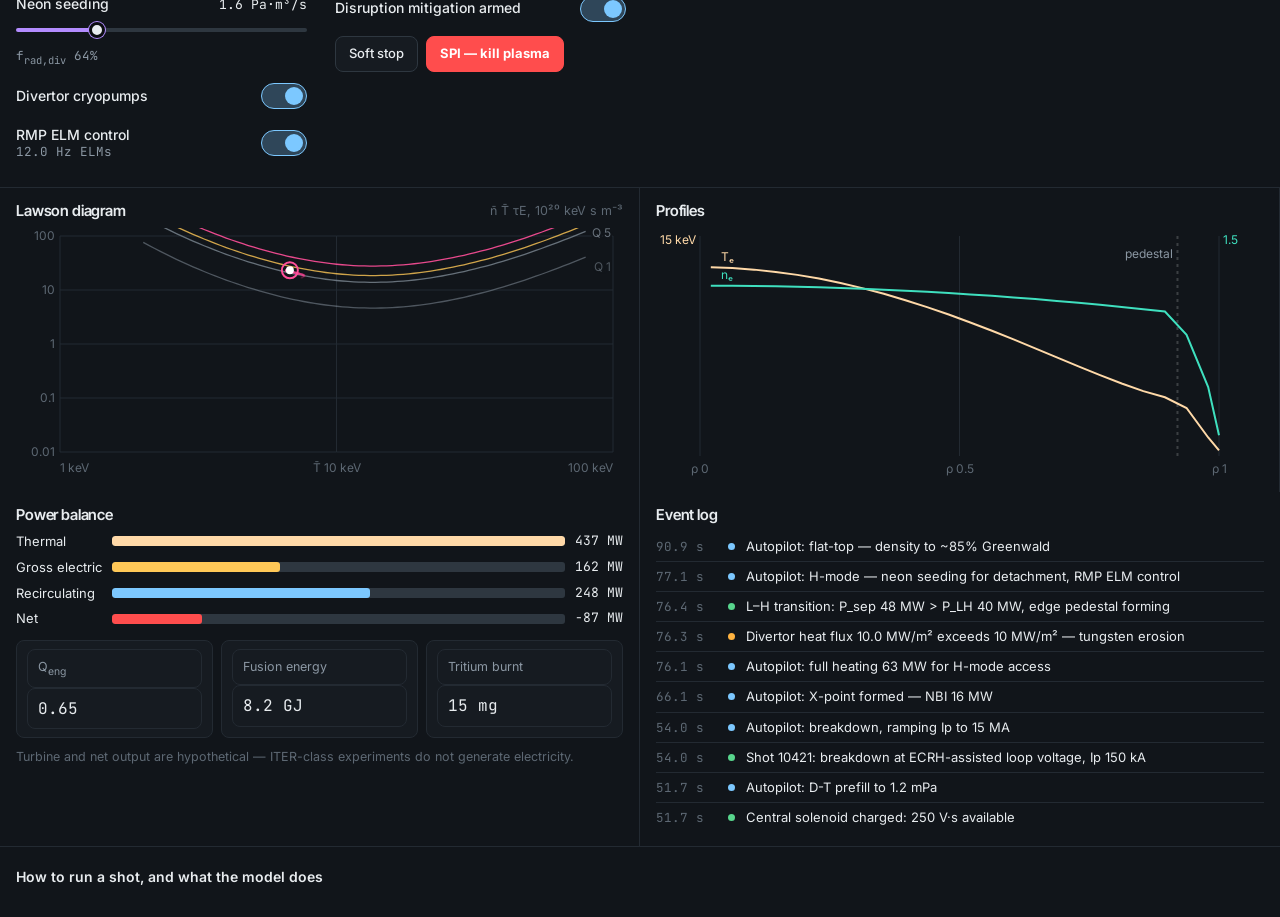
<file: HELIX-6 Fusion Control.html>
<!DOCTYPE html>
<html lang="en">
<head>
<meta charset="utf-8">
<meta name="viewport" content="width=device-width, initial-scale=1">
<title>HELIX-6 Fusion Control</title>
<link rel="preconnect" href="https://fonts.googleapis.com">
<link rel="preconnect" href="https://fonts.gstatic.com" crossorigin>
<link href="https://fonts.googleapis.com/css2?family=Inter+Tight:wght@500;600;700&family=Inter:wght@400;500;600&family=JetBrains+Mono:wght@400;500&display=swap" rel="stylesheet">
<style>
/* VOICE  work — an operator console, calm and exact, alarms are the only loud thing
   IDEA   the control room of a superconducting tokamak: plant on the left, plasma control on the right
   PICTURE a live poloidal cross-section of the machine — coils, vessel, divertor, burning D-T plasma
   COLOUR graphite ground; plasma magenta→white-hot false colour; ice blue = superconducting magnets; teal/gold/violet = heating systems
   TYPE   Inter Tight for headings, Inter for text, JetBrains Mono for every live number
   LAYOUT laptop: plant | cross-section + key figures | plasma control, then traces/operating space/log; phone: stacked, picture first */
:root{color-scheme:dark;--bg:#0b0d10;--p1:#11151a;--p2:#161b21;--line:#232a32;--line2:#2e3740;--ink:#e8ecef;--mute:#8b97a3;--dim:#5d6873;--pink:#ff4f9a;--hot:#ffd9a8;--ice:#7cc8ff;--teal:#3fe0bf;--gold:#ffc857;--vio:#b38cff;--good:#58d68d;--warn:#ffb340;--crit:#ff4d4d;--mono:"JetBrains Mono",ui-monospace,SFMono-Regular,Menlo,monospace}
:root[data-theme=light],:root[data-theme=dark]{color-scheme:dark}
*{box-sizing:border-box;min-width:0}
html,body{height:100%}
body{margin:0;background:var(--bg);color:var(--ink);font:14px/1.45 Inter,system-ui,-apple-system,"Segoe UI",sans-serif;overflow-x:clip;-webkit-font-smoothing:antialiased}
button,input{font:inherit;color:inherit}
.app{display:grid;grid-template-rows:auto auto auto;min-height:100%}
header{display:flex;flex-wrap:wrap;align-items:center;gap:10px 18px;padding:10px max(16px,1.2vw);border-bottom:1px solid var(--line);background:var(--p1);position:sticky;top:0;z-index:20}
.brand{display:flex;align-items:baseline;gap:10px}
.brand h1{font:700 22px/1 "Inter Tight",Inter,sans-serif;letter-spacing:-.02em;margin:0}
.brand span{color:var(--mute);font-size:13px}
.shot{display:flex;gap:16px;font-family:var(--mono);font-size:13px;color:var(--mute);white-space:nowrap}
.shot b{color:var(--ink);font-weight:500}
.phase{font:600 13px/1 Inter;padding:7px 10px;border-radius:6px;background:var(--p2);border:1px solid var(--line2);white-space:nowrap}
.phase.burn{color:var(--pink);border-color:color-mix(in srgb,var(--pink) 45%,transparent)}
.phase.bad{color:var(--crit);border-color:var(--crit)}
.alarm{flex:1 1 0;color:var(--warn);font-size:13px;white-space:nowrap;overflow:hidden;text-overflow:ellipsis}
.alarm.crit{color:var(--crit)}
.simctl{display:flex;gap:8px;align-items:center;flex-wrap:wrap;margin-left:auto}
.seg{display:flex;border:1px solid var(--line2);border-radius:8px;overflow:hidden}
.seg button{background:transparent;border:0;padding:0 11px;height:36px;cursor:pointer;color:var(--mute);font-family:var(--mono);font-size:13px}
.seg button[aria-pressed=true]{background:var(--line2);color:var(--ink)}
.btn{height:36px;padding:0 13px;border-radius:8px;border:1px solid var(--line2);background:var(--p2);cursor:pointer;font-weight:500;font-size:13px;white-space:nowrap}
.btn:hover{border-color:var(--dim)}
.btn:focus-visible,.seg button:focus-visible,.tg:focus-visible,input[type=range]:focus-visible{outline:2px solid var(--ice);outline-offset:2px}
.btn.on{background:color-mix(in srgb,var(--ice) 18%,var(--p2));border-color:var(--ice);color:var(--ice)}
.btn.primary{background:var(--ink);color:#0b0d10;border-color:var(--ink);font-weight:600}
.btn.primary:hover{background:#fff}
.btn.danger{border-color:color-mix(in srgb,var(--crit) 60%,transparent);color:#ff8a8a}
.btn.danger:hover{background:color-mix(in srgb,var(--crit) 16%,var(--p2))}
.btn.spi{background:var(--crit);border-color:var(--crit);color:#fff;font-weight:700}
.main{display:grid;grid-template-columns:300px minmax(0,1fr) 312px;border-bottom:1px solid var(--line)}
.col{background:var(--p1);padding:14px 16px 18px}
.col.l{border-right:1px solid var(--line)}
.col.r{border-left:1px solid var(--line)}
.center{display:flex;flex-direction:column;background:var(--bg)}
#xsFig{aspect-ratio:1.62;min-height:0;max-height:78vh}
.center .tr{flex:1 1 auto;display:flex;flex-direction:column;border-top:1px solid var(--line);border-right:0}
.center .tr .fig{flex:1 1 auto;min-height:300px}
h2{font:600 15px/1.2 "Inter Tight",Inter,sans-serif;margin:0 0 10px;letter-spacing:-.01em}
h3{font:600 13px/1.2 Inter;color:var(--mute);margin:16px 0 8px}
h3:first-of-type{margin-top:4px}
.row{display:grid;grid-template-columns:14px minmax(0,1fr) auto;gap:4px 8px;align-items:center;padding:7px 0;border-top:1px solid var(--line)}
.row:first-of-type{border-top:0}
.dot{width:8px;height:8px;border-radius:50%;background:var(--dim)}
.dot.ok{background:var(--good);box-shadow:0 0 8px var(--good)}
.dot.busy{background:var(--warn);box-shadow:0 0 8px var(--warn)}
.dot.bad{background:var(--crit);box-shadow:0 0 8px var(--crit)}
.row .nm{font-weight:500}
.row .rd{font-family:var(--mono);font-size:13px;color:var(--mute);white-space:nowrap;text-align:right}
.row .sub{grid-column:2/4;display:flex;gap:8px;align-items:center;flex-wrap:wrap}
.row .nm small{display:block;font:400 12.5px var(--mono);color:var(--mute);white-space:nowrap}
.tg{position:relative;width:46px;height:26px;border-radius:13px;border:1px solid var(--line2);background:var(--p2);cursor:pointer;flex:none;padding:0}
.tg::after{content:"";position:absolute;top:3px;left:3px;width:18px;height:18px;border-radius:50%;background:var(--dim);transition:transform .15s,background .15s}
.tg[aria-pressed=true]{background:color-mix(in srgb,var(--ice) 25%,var(--p2));border-color:var(--ice)}
.tg[aria-pressed=true]::after{transform:translateX(20px);background:var(--ice)}
.ctl{padding:6px 0 8px}
.ctl .top{display:flex;justify-content:space-between;gap:8px;align-items:baseline}
.ctl label{font-weight:500}
.ctl .val{font-family:var(--mono);font-size:13px;white-space:nowrap}
.ctl .act{font-family:var(--mono);font-size:12.5px;color:var(--mute);white-space:nowrap;margin-top:-3px}
.ctl.inline{display:flex;justify-content:space-between;align-items:center;gap:10px;padding:8px 0}
input[type=range]{-webkit-appearance:none;appearance:none;width:100%;height:28px;background:transparent;cursor:pointer;margin:2px 0 0;--p:50%;--c:var(--ice)}
input[type=range]::-webkit-slider-runnable-track{height:4px;border-radius:2px;background:linear-gradient(90deg,var(--c) var(--p),var(--line2) var(--p))}
input[type=range]::-moz-range-track{height:4px;border-radius:2px;background:linear-gradient(90deg,var(--c) var(--p),var(--line2) var(--p))}
input[type=range]::-webkit-slider-thumb{-webkit-appearance:none;width:16px;height:16px;border-radius:50%;background:var(--ink);margin-top:-6px;border:3px solid var(--bg);box-shadow:0 0 0 1px var(--c)}
input[type=range]::-moz-range-thumb{width:12px;height:12px;border-radius:50%;background:var(--ink);border:3px solid var(--bg);box-shadow:0 0 0 1px var(--c)}
.bar{height:6px;border-radius:3px;background:var(--line2);overflow:hidden;flex:1 1 80px}
.bar i{display:block;height:100%;background:var(--ice);border-radius:3px}
.health{display:grid;grid-template-columns:auto minmax(0,1fr) auto;gap:8px 10px;align-items:center;font-size:13px}
.health .rd{font-family:var(--mono);color:var(--mute);text-align:right;white-space:nowrap}
.fig{position:relative;min-height:420px}
.fig>canvas{position:absolute;inset:0;width:100%;height:100%;display:block}
.ov{position:absolute;pointer-events:none;font-size:13px}
.ov.tl{left:16px;top:14px}
.ov.tr{right:16px;top:14px;text-align:right}
.ov.bl{left:16px;bottom:12px;color:var(--mute);font-family:var(--mono);font-size:12.5px}
.legend{display:flex;align-items:center;gap:8px;color:var(--mute);font-size:12.5px;justify-content:flex-end}
.legend i{display:block;width:110px;height:8px;border-radius:4px;background:linear-gradient(90deg,#1a0b2e,#4a1063,#8e1a6b,#d6306a,#f8774a,#fdc06b,#fff3d6)}
.ov .mode{display:flex;gap:6px;flex-wrap:wrap}
.chip{font-size:12.5px;padding:3px 8px;border-radius:5px;border:1px solid var(--line2);color:var(--mute);background:rgba(11,13,16,.7)}
.chip.on{color:var(--ink);border-color:var(--dim)}
.chip.pink{color:var(--pink);border-color:color-mix(in srgb,var(--pink) 50%,transparent)}
.toast{position:absolute;left:50%;top:50px;transform:translateX(-50%);max-width:min(92%,640px);padding:9px 14px;border-radius:8px;background:rgba(17,21,26,.94);border:1px solid var(--line2);font-size:13px;opacity:0;transition:opacity .3s;pointer-events:none;text-align:center}
.toast.show{opacity:1}
.toast.warn{border-color:var(--warn);color:#ffd08a}
.toast.crit{border-color:var(--crit);color:#ffb0b0}
.toast.good{border-color:var(--good)}
.summary{position:absolute;right:16px;bottom:14px;width:min(300px,calc(100% - 32px));background:rgba(17,21,26,.95);border:1px solid var(--line2);border-radius:10px;padding:12px 14px;display:none;font-size:13px}
.summary.show{display:block}
.summary h4{margin:0 0 6px;font:600 14px Inter}
.summary dl{display:grid;grid-template-columns:auto auto;gap:3px 12px;margin:0}
.summary dd{margin:0;text-align:right;font-family:var(--mono)}
.summary dt{color:var(--mute)}
.summary button{position:absolute;right:6px;top:4px;background:none;border:0;color:var(--mute);cursor:pointer;font-size:18px;width:32px;height:32px}
.kpis{display:grid;grid-template-columns:repeat(6,minmax(0,1fr));border-top:1px solid var(--line);background:var(--p1)}
.kpi{padding:10px 14px 11px;border-right:1px solid var(--line);border-bottom:1px solid var(--line)}
.kpi .k{font-size:12.5px;color:var(--mute);white-space:nowrap}
.kpi .v{font:500 clamp(20px,1.7vw,26px)/1.15 var(--mono);white-space:nowrap;letter-spacing:-.02em}
.kpi .v small{font-size:12.5px;color:var(--mute);margin-left:4px;letter-spacing:0}
.kpi .lim{height:3px;background:var(--line2);border-radius:2px;margin-top:6px;position:relative}
.kpi .lim i{position:absolute;left:0;top:0;bottom:0;border-radius:2px;background:var(--good)}
.kpi .lim b{position:absolute;top:-3px;width:1px;height:9px;background:var(--crit)}
.kpi.hero .v{color:var(--pink)}
.bottom{display:grid;grid-template-columns:repeat(4,minmax(0,1fr));border-bottom:1px solid var(--line)}
.panel{background:var(--p1);padding:14px 16px;border-right:1px solid var(--line)}
.panel:last-child{border-right:0}
.phead{display:flex;justify-content:space-between;align-items:center;gap:8px;margin-bottom:8px;flex-wrap:wrap}
.phead h2{margin:0}
.phead .seg button{height:30px;font-size:12.5px}
.tr .fig{min-height:330px}
.sq .fig{min-height:250px}
.sq2 .fig{min-height:190px}
.log{list-style:none;margin:0;padding:0;max-height:300px;overflow:auto;font-size:13px}
.log li{display:grid;grid-template-columns:64px 10px minmax(0,1fr);gap:8px;padding:5px 0;border-top:1px solid var(--line);align-items:baseline}
.log li:first-child{border-top:0}
.log time{font-family:var(--mono);color:var(--dim);font-size:12.5px;white-space:nowrap}
.log .d{width:7px;height:7px;border-radius:50%;background:var(--dim);transform:translateY(-1px)}
.log .warn .d{background:var(--warn)}
.log .crit .d{background:var(--crit)}
.log .good .d{background:var(--good)}
.log .auto .d{background:var(--ice)}
.log .crit span{color:#ffb0b0}
.flow{display:grid;grid-template-columns:auto minmax(0,1fr) auto;gap:7px 10px;align-items:center;font-size:13px}
.flow .bar{height:10px}
.flow .rd{font-family:var(--mono);text-align:right;white-space:nowrap}
.tot{display:grid;grid-template-columns:repeat(3,minmax(0,1fr));gap:8px;margin-top:12px}
.tot div{background:var(--p2);border:1px solid var(--line);border-radius:8px;padding:8px 10px}
.tot .k{font-size:12.5px;color:var(--mute)}
.tot .v{font-family:var(--mono);font-size:16px;white-space:nowrap}
.note{color:var(--dim);font-size:12.5px;margin:10px 0 0}
details.help{background:var(--p1);padding:14px max(16px,1.2vw) 24px;color:var(--mute);font-size:14px}
details.help summary{cursor:pointer;color:var(--ink);font-weight:600;min-height:32px;display:flex;align-items:center}
details.help .cols{display:grid;grid-template-columns:repeat(auto-fit,minmax(260px,1fr));gap:12px 28px;max-width:1240px}
details.help p{margin:6px 0;max-width:66ch}
details.help b{color:var(--ink);font-weight:600}
@media(max-width:1280px){.main{grid-template-columns:280px minmax(0,1fr)}.col.r{grid-column:1/3;border-left:0;border-top:1px solid var(--line);display:grid;grid-template-columns:repeat(auto-fit,minmax(250px,1fr));gap:0 28px}.col.r>h2{grid-column:1/-1}.bottom{grid-template-columns:minmax(0,1fr) minmax(0,1fr)}}
.x{}@media(max-width:1100px){.kpis{grid-template-columns:repeat(4,minmax(0,1fr))}}
@media(max-width:860px){.main{grid-template-columns:minmax(0,1fr)}.center{order:-1}.col.l{border-right:0;border-top:1px solid var(--line)}.col.r{grid-column:auto}.bottom{grid-template-columns:minmax(0,1fr)}#xsFig{aspect-ratio:1.3}.panel{border-right:0;border-top:1px solid var(--line)}.fig{min-height:300px}.simctl{margin-left:0}header{position:static}.alarm{flex-basis:100%;order:9}}
@media(max-width:520px){.kpis{grid-template-columns:repeat(2,minmax(0,1fr))}#xsFig{aspect-ratio:1.05}}
@media(prefers-reduced-motion:reduce){.tg::after{transition:none}}
</style>
</head>
<body>
<div class="app">
<header>
  <div class="brand"><h1>HELIX-6</h1><span>ITER-class tokamak · operator console</span></div>
  <div class="shot"><span>Shot <b id="shotNo">—</b></span><span>t<sub>shot</sub> <b id="shotT">—</b></span><span>Plant <b id="clock">0 s</b></span></div>
  <div class="phase" id="phase">—</div>
  <div class="alarm" id="alarm"></div>
  <div class="simctl">
    <div class="seg" id="speed" role="group" aria-label="Simulation speed"><button data-s="1">1×</button><button data-s="3">3×</button><button data-s="10">10×</button><button data-s="30">30×</button></div>
    <button class="btn" id="pause" aria-pressed="false">Pause</button>
    <button class="btn" id="auto">Autopilot</button>
    <button class="btn" id="cold">Cold start</button>
  </div>
</header>

<div class="main">
  <aside class="col l">
    <h2>Plant</h2>
    <div id="plant"></div>
    <h3>Machine health</h3>
    <div class="health" id="health"></div>
    <p class="note" id="healthNote">Damage accumulates from disruptions, ELMs, runaway beams, quenches and divertor overload.</p>
  </aside>

  <section class="center">
    <div class="fig" id="xsFig">
      <canvas id="xs" aria-label="Poloidal cross-section of the tokamak with live plasma"></canvas>
      <div class="ov tl"><div class="mode" id="modeChips"></div></div>
      <div class="ov tr"><div class="legend">Tₑ false colour, 0–25 keV <i></i></div></div>
      <div class="ov bl" id="xsRead"></div>
      <div class="toast" id="toast"></div>
      <div class="summary" id="summary"></div>
    </div>
    <div class="kpis" id="kpis"></div>
  <section class="panel tr">
    <div class="phead"><h2>Discharge traces</h2><div class="seg" id="win"><button data-w="60">60 s</button><button data-w="240">4 min</button><button data-w="900">15 min</button></div></div>
    <div class="fig"><canvas id="tr"></canvas></div>
  </section>
  </section>

  <aside class="col r" id="ctl"><h2>Plasma control</h2></aside>
</div>

<div class="bottom">

  <section class="panel sq">
    <div class="phead"><h2>Lawson diagram</h2><span class="note" style="margin:0">n̄ T̄ τE, 10²⁰ keV s m⁻³</span></div>
    <div class="fig"><canvas id="law"></canvas></div>
  </section>
  <section class="panel sq">
    <div class="phead"><h2>Profiles</h2></div>
    <div class="fig"><canvas id="prof"></canvas></div>
  </section>
  <section class="panel">
    <div class="phead"><h2>Power balance</h2></div>
    <div class="flow" id="flow"></div>
    <div class="tot" id="tot"></div>
    <p class="note">Turbine and net output are hypothetical — ITER-class experiments do not generate electricity.</p>
  </section>
  <section class="panel">
    <div class="phead"><h2>Event log</h2></div>
    <ul class="log" id="log"></ul>
  </section>
</div>

<details class="help">
  <summary>How to run a shot, and what the model does</summary>
  <div class="cols">
    <div>
      <p><b>Start-up.</b> Start the vacuum pumps, cryoplant and primary coolant. When the coils are below 5 K, energise the TF magnets and charge the central solenoid. Prefill D-T gas (≈0.5–3 mPa; wider with ECRH assist) and initiate breakdown.</p>
      <p><b>Ramp-up.</b> Raise I<sub>p</sub>. Above ~4 MA the plasma forms an X-point and becomes diverted. Add heating until P<sub>sep</sub> beats the L–H threshold, then raise density with pellets and seed neon to keep divertor heat flux under 10 MW/m².</p>
      <p><b>Ending.</b> Use Soft stop before the solenoid flux runs out. SPI (shattered-pellet injection) is the emergency button.</p>
    </div>
    <div>
      <p><b>Physics.</b> A 0D power balance with 1D profiles: Bosch–Hale D-T reactivity, IPB98(y,2) confinement, Martin L–H threshold, Spitzer resistivity, bootstrap and driven current, bremsstrahlung and impurity line radiation, helium ash, Greenwald, Troyon and q<sub>95</sub> limits.</p>
      <p><b>Events.</b> ELMs (smaller and faster with RMP coils or pellet pacing), vertical instability with a saturating feedback loop, stochastic disruptions with thermal and current quench, runaway-electron beams, magnet quench and first-wall overheating.</p>
      <p><b>Time.</b> Plant start-up (normally weeks) is compressed to about a minute; plasma physics runs in real seconds scaled by the speed buttons.</p>
    </div>
    <div>
      <p><b>Things to try.</b> Push n̄e past Greenwald with mitigation off. Drop B<sub>T</sub> to 3.6 T at 15 MA and watch q<sub>95</sub>. Raise κ to 1.95 with RMP off and see ELM kicks overwhelm vertical control. Turn the neon off and watch the divertor. Beat the autopilot's Q.</p>
      <p><b>Keys.</b> Space pause · A autopilot · S soft stop.</p>
    </div>
  </div>
</details>
</div>

<script>
/* HELIX-6 tokamak — 0D/1.5D plasma + plant model.
   Units: Ip MA, B T, ne 1e20 m^-3, T keV, W MJ, P MW, flux V·s, Z cm. */
(function (G) {
  const MU0 = 4e-7 * Math.PI;
  const M = { R0: 6.2, a: 2.0, Swall: 680, Mi: 2.5, flux: 250, IpMax: 17, Bmax: 5.3 };
  const NR = 24, RHO = [], WT = [];
  for (let i = 0; i < NR; i++) { const r = (i + 0.5) / NR; RHO.push(r); WT.push(2 * r / NR); }
  const norm = f => { const a = RHO.map(f); let s = 0; for (let i = 0; i < NR; i++) s += a[i] * WT[i]; return a.map(v => v / s); };
  const TL = norm(r => Math.pow(1 - r * r, 1.5) + 0.02);
  const NL = norm(r => Math.pow(1 - r * r, 0.35) + 0.05);
  const TH = norm(r => r < 0.92 ? 0.3 + 0.7 * Math.pow(1 - (r / 0.92) ** 2, 1.4) : 0.3 * (1 - r) / 0.08 + 0.02);
  const NH = norm(r => r < 0.92 ? 0.84 + 0.16 * (1 - (r / 0.92) ** 2) : 0.84 * (0.3 + 0.7 * (1 - r) / 0.08));
  const clamp = (x, a, b) => x < a ? a : x > b ? b : x;

  // Bosch–Hale D-T reactivity, m^3/s
  function sigv(T) {
    if (T < 0.25) return T < 0.05 ? 0 : 1.2e-28 * Math.exp(-19.94 / Math.cbrt(T)) / (T ** (2 / 3)) * 0; // negligible
    T = Math.min(T, 100);
    const BG = 34.3827, mrc2 = 1124656, C1 = 1.17302e-9, C2 = 1.51361e-2, C3 = 7.51886e-2, C4 = 4.60643e-3, C5 = 1.35e-2, C6 = -1.0675e-4, C7 = 1.366e-5;
    const th = T / (1 - T * (C2 + T * (C4 + T * C6)) / (1 + T * (C3 + T * (C5 + T * C7))));
    const xi = Math.cbrt(BG * BG / (4 * th));
    return C1 * th * Math.sqrt(xi / (mrc2 * T * T * T)) * Math.exp(-3 * xi) * 1e-6;
  }
  const LW = T => 1e-31 * (1 + 3 * Math.exp(-(Math.log(Math.max(T, 0.01) / 1.5) ** 2)));
  const LNe = T => 4e-34 + 6e-33 * Math.exp(-T / 0.3);
  const LlowZ = T => 6e-35 * Math.exp(-T / 0.04) * (1 - Math.exp(-T / 0.004));

  function create() {
    return {
      clock: 0, shot: 10420, speed: 3, paused: false, auto: false, autoStep: 0,
      plant: { pumps: false, cryo: false, coolant: false, turbine: true, logp: 5, Tmag: 293, tfOn: false, tfTarget: 5.3, B: 0, tfDump: false, cs: 0, csCharge: false, prefill: false, p0: 0, Tfw: 25 },
      ctl: { IpTarget: 15, ramp: 0.4, kappa: 1.75, delta: 0.4, vs: true, nbi: 0, ecrh: 0, icrh: 0, nTarget: 0.9, pellets: true, fT: 0.5, neon: 0, divPump: true, rmp: false, dms: true, prefillSet: 1.2, ecAssist: true },
      pl: null, dmg: { wall: 0, div: 0, mag: 0, vessel: 0 }, ev: [], evKeys: {}, last: null, energy: { fus: 0, elec: 0, Tburn: 0 },
      bop: { Pth: 0, gross: 0, recirc: 0, net: 0 }, trace: []
    };
  }

  function ev(S, msg, lvl = 'info', key = null, every = 3) {
    if (key) { const k = S.evKeys[key]; if (k != null && S.clock - k < every) return; S.evKeys[key] = S.clock; }
    S.ev.push({ t: S.clock, shotT: S.pl ? S.pl.age : null, msg, lvl });
    if (S.ev.length > 200) S.ev.shift();
  }

  function geom(S, Ip) {
    const C = S.ctl;
    const ipf = clamp(Ip / 6, 0, 1);
    const a = M.a * (0.5 + 0.5 * ipf);
    const k = 1 + (C.kappa - 1) * clamp((Ip - 1.5) / 5, 0, 1);
    const d = C.delta * clamp((Ip - 3) / 5, 0, 1);
    const V = 2 * Math.PI * Math.PI * M.R0 * a * a * k;
    const eps = a / M.R0;
    const S_ = 4 * Math.PI * Math.PI * M.R0 * a * Math.sqrt((1 + k * k) / 2);
    const diverted = Ip > 4 && k > 1.35;
    return { a, k, d, V, eps, S: S_, diverted };
  }

  function qOf(g, B, Ip) {
    if (Ip < 0.01) return 99;
    const { a, k, d, eps } = g;
    return 5 * a * a * B / (M.R0 * Ip) * (1 + k * k * (1 + 2 * d * d - 1.2 * d * d * d)) / 2 * (1.17 - 0.65 * eps) / ((1 - eps * eps) ** 2);
  }

  // ---------- operator actions ----------
  const A = {};
  A.breakdown = S => {
    const P = S.plant, C = S.ctl;
    if (S.pl) return ev(S, 'Breakdown refused: plasma already present', 'warn');
    const why = [];
    if (P.logp > -4 && !P.prefill) why.push('vacuum not below 1e-4 Pa');
    if (P.B < 2.5 || P.tfDump) why.push('toroidal field below 2.5 T');
    if (P.cs < 200) why.push('CS not charged (≥200 V·s)');
    if (!P.coolant) why.push('primary coolant off');
    if (!P.prefill) why.push('no gas prefill');
    if (why.length) return ev(S, 'Breakdown interlock: ' + why.join(', '), 'warn');
    const assist = C.ecAssist && P.B > 4.1;
    const lo = assist ? 0.25 : 0.45, hi = assist ? 5 : 3;
    S.shot++;
    if (P.p0 < lo) { P.cs -= 8; S.dmg.wall += 0.4; ev(S, `Shot ${S.shot}: breakdown failed — prefill ${P.p0.toFixed(2)} mPa too low, runaway electron seed struck wall`, 'warn'); return; }
    if (P.p0 > hi) { P.cs -= 8; ev(S, `Shot ${S.shot}: breakdown failed — prefill ${P.p0.toFixed(2)} mPa too high, Townsend avalanche stalled`, 'warn'); return; }
    const Ip = 0.15, g = geom(S, Ip), ne = 0.012 + 0.04 * P.p0;
    const T = 0.008;
    S.pl = {
      age: 0, Ip, N: ne * g.V, NHe: 0, NNe: 0, cW: 3e-7, W: 1.5 * 2 * ne * T * g.V * 0.01602, Z: (Math.random() - 0.5) * 0.4, H: false, h: 0, lhT: 0,
      elmT: 0, elmFrac: 0, elmSpike: 0, elmFlash: 0, lastElm: 0, elmF: 0, nbi: 0, ec: 0, ic: 0, LI: 0, soft: false, softIp0: 0, dis: null,
      pk: { Pfus: 0, Q: 0, T0: 0, Ip: 0, W: 0 }, Efus: 0, d: {}, assist, bt: 0, pelletAcc: 0, pellets: [], nRef: ne
    };
    S.pl.LI = Lp(g) * Ip * 1e6;
    P.cs -= 12 + S.pl.LI; P.prefill = false; P.p0 = 0;
    ev(S, `Shot ${S.shot}: breakdown at ${(lo < 0.4 ? 'ECRH-assisted ' : '')}loop voltage, Ip 150 kA`, 'good');
  };
  A.softStop = (S, why) => {
    const pl = S.pl; if (!pl || pl.dis || pl.soft) return;
    pl.soft = true; pl.softIp0 = Math.max(pl.Ip, 2.5);
    ev(S, 'Controlled ramp-down started' + (why ? ' — ' + why : ''), why ? 'warn' : 'info');
  };
  A.spi = S => { if (S.pl && !S.pl.dis) disrupt(S, 'manual shattered-pellet injection', true, false, true); };
  A.tfDump = S => { const P = S.plant; if (P.B > 0.05) { P.tfDump = true; P.tfOn = false; ev(S, 'TF fast discharge — energy dumped to resistors', 'warn'); if (S.pl && !S.pl.dis) disrupt(S, 'loss of toroidal field', S.ctl.dms, false); } };

  function Lp(g) { return MU0 * M.R0 * (Math.log(8 * M.R0 / (g.a * Math.sqrt(g.k))) + 0.425 - 2); }

  function disrupt(S, cause, mit, vde, manual) {
    const pl = S.pl; if (!pl || pl.dis) return;
    const ok = mit && (manual || Math.random() < 0.92);
    pl.dis = { phase: 'TQ', t: 0, mit: ok, cause, Ip0: pl.Ip, W0: pl.W, vde: !!vde, re: false, reT: 0 };
    if (ok) ev(S, `Disruption mitigated by SPI — cause: ${cause}`, 'warn');
    else ev(S, `UNMITIGATED DISRUPTION — ${cause}${mit && !manual ? ' (SPI fired too late)' : ''}`, 'crit');
  }

  function endShot(S, kind, lvl) {
    const pl = S.pl;
    S.last = { shot: S.shot, kind, dur: pl.age, pkPfus: pl.pk.Pfus, pkQ: pl.pk.Q, pkT0: pl.pk.T0, pkIp: pl.pk.Ip, pkW: pl.pk.W, Efus: pl.Efus, lvl };
    ev(S, `Shot ${S.shot} ended (${kind}) after ${pl.age.toFixed(1)} s · peak ${pl.pk.Pfus.toFixed(0)} MW, Q ${pl.pk.Q.toFixed(1)}`, lvl);
    S.pl = null;
  }

  // ---------- main integrator ----------
  function step(S, dt) {
    const P = S.plant, C = S.ctl, D = S.dmg;
    S.clock += dt;
    const pl = S.pl;
    const Pfus = pl && pl.d.Pfus ? pl.d.Pfus : 0;

    // vacuum
    const logBase = P.Tmag < 20 ? -6 : -4.6;
    if (P.pumps) P.logp = Math.max(logBase, P.logp - dt * 0.55 * Math.min(1, (P.logp - logBase) / 0.8 + 0.06));
    else P.logp = Math.min(5, P.logp + dt * 0.05);
    // cryo
    const nucl = 0.0011 * Pfus;
    if (P.cryo) P.Tmag += (4.5 + nucl + (P.B > 0.1 ? 0.15 : 0) - P.Tmag) * Math.min(1, dt * 0.2);
    else P.Tmag = Math.min(293, P.Tmag + dt * (0.3 + nucl * 0.6));
    // TF
    if (P.tfDump) { P.B *= Math.exp(-dt / 2.5); if (P.B < 0.02) { P.B = 0; P.tfDump = false; } }
    else if (P.tfOn) {
      if (P.Tmag > 5.2 && P.B < 0.05) { P.tfOn = false; ev(S, 'TF ramp refused: coils not superconducting (T > 5.2 K)', 'warn'); }
      else P.B += clamp(P.tfTarget - P.B, -0.35 * dt, 0.35 * dt);
    } else P.B = Math.max(0, P.B - 0.35 * dt);
    if (P.B > 0.3 && P.Tmag > 6.5 && !P.tfDump) {
      P.tfDump = true; P.tfOn = false; D.mag += 3 + 1.5 * P.B; P.Tmag = 45; P.cs = 0; P.csCharge = false;
      ev(S, `MAGNET QUENCH at ${P.B.toFixed(2)} T — fast discharge, coils warmed to 45 K`, 'crit');
      if (S.pl && !S.pl.dis) disrupt(S, 'TF quench', C.dms, false);
    }
    // CS
    if (P.csCharge) {
      if (P.Tmag > 5.2) { P.csCharge = false; ev(S, 'CS charge refused: coils not superconducting', 'warn'); }
      else if (S.pl) { P.csCharge = false; }
      else { P.cs = Math.min(M.flux, P.cs + 22 * dt); if (P.cs >= M.flux) { P.csCharge = false; ev(S, 'Central solenoid charged: 250 V·s available', 'good'); } }
    }
    // prefill
    if (!S.pl) {
      if (P.prefill) P.p0 += (C.prefillSet - P.p0) * Math.min(1, dt * 1.2);
      else P.p0 *= Math.exp(-dt * (P.pumps ? 0.8 : 0.05));
    }
    // first wall / coolant
    const Pth = S.bop.Pth;
    if (P.coolant) P.Tfw += (60 + 0.13 * Pth - P.Tfw) * Math.min(1, dt / 6);
    else P.Tfw += dt * (Pth * 0.025 - (P.Tfw - 25) * 0.003);
    if (P.Tfw > 420 && S.pl && !S.pl.soft && !S.pl.dis) A.softStop(S, 'first-wall over-temperature interlock');
    if (P.Tfw > 520) D.wall += dt * 0.6;

    if (S.pl) plasma(S, dt);

    // balance of plant
    const p = S.pl, pf = p && p.d.Pfus ? p.d.Pfus : 0, pa = p ? (p.d.Paux || 0) : 0;
    const B = S.bop;
    B.Pth = 0.8 * pf * 1.18 + 0.2 * pf + pa;
    B.gross = P.turbine && P.coolant ? 0.37 * B.Pth : 0;
    B.heat = p ? p.nbi / 0.33 + p.ec / 0.45 + p.ic / 0.55 : 0;
    B.recirc = 22 + (P.cryo ? (P.Tmag < 20 ? 38 : 55) : 0) + (P.coolant ? 28 : 0) + (P.pumps ? 4 : 0) + (P.B > 0.05 || P.tfOn ? 12 : 0) + (P.csCharge ? 30 : 0) + B.heat + (p ? Math.abs(p.d.dIp || 0) * 40 : 0);
    B.net = B.gross - B.recirc;
    S.energy.fus += pf * dt / 1000; // GJ
    S.energy.elec += B.net * dt / 3600; // MWh
    S.energy.Tburn += pf * 1.78e-3 * dt; // mg
    if (S.auto) autopilot(S);
  }

  function plasma(S, dt) {
    const P = S.plant, C = S.ctl, D = S.dmg, pl = S.pl;
    pl.age += dt;
    pl.elmFlash *= Math.exp(-dt / 0.06);
    pl.elmSpike *= Math.exp(-dt / 0.01);
    if (pl.dis) return disStep(S, dt);
    const B = Math.max(P.B, 0.01);
    const dd = pl.d;

    // --- current ramp (PCS) ---
    if (P.cs <= 0 && !pl.soft) A.softStop(S, 'CS flux exhausted');
    let IpT = pl.soft ? 0 : Math.min(C.IpTarget, M.IpMax);
    const rate = pl.soft ? Math.max(C.ramp, 0.35) : C.ramp;
    const Ip0 = pl.Ip;
    pl.Ip += clamp(IpT - pl.Ip, -rate * dt, rate * dt);
    const Ip = Math.max(pl.Ip, 0.02);
    const g = geom(S, Ip);
    const V = g.V;
    const ne = pl.N / V;
    const nG = Ip / (Math.PI * g.a * g.a);
    const fGW = ne / nG;
    const fHe = pl.NHe / pl.N, cNe = pl.NNe / pl.N, cW = pl.cW;
    const dil = Math.max(0.3, 1 - 2 * fHe - 10 * cNe - 30 * cW - 0.04);
    const Zeff = 1.12 + 2 * fHe + 90 * cNe + 870 * cW;
    const ions = dil + fHe + cNe + cW + 0.01;
    const T = Math.max(pl.W / (1.5 * (1 + ions) * ne * V * 0.01602), 0.001);
    const h = pl.h;
    const sT = [], sN = [];
    let Sfus = 0, Sbr = 0, Sline = 0;
    const fD = 1 - C.fT, fT = C.fT;
    for (let i = 0; i < NR; i++) {
      const tt = T * ((1 - h) * TL[i] + h * TH[i]);
      const nn = ne * ((1 - h) * NL[i] + h * NH[i]);
      sT.push(tt); sN.push(nn);
      const nf = nn * 1e20 * dil;
      Sfus += WT[i] * nf * nf * fD * fT * sigv(tt);
      const n2 = nn * nn * 1e40;
      Sbr += WT[i] * 5.35e-37 * Zeff * n2 * Math.sqrt(tt);
      Sline += WT[i] * n2 * (cNe * LNe(tt) + cW * LW(tt) + LlowZ(tt) * (pl.age < 3 ? 2 : 1));
    }
    const Pfus = Sfus * V * 2.818e-12 / 1e6;
    const Pbr = Sbr * V / 1e6, Pline = Sline * V / 1e6;
    const Prad = Pbr + Pline;
    const Palpha = 0.2 * Pfus;

    // --- heating ---
    const sc = pl.soft ? clamp((pl.Ip - 2) / (pl.softIp0 - 2), 0, 1) : 1;
    const nbiInhibit = C.nbi > 0 && ne < 0.28;
    const tN = nbiInhibit ? 0 : C.nbi * sc, tE = C.ecrh * sc + (pl.assist && pl.age < 4 ? 2 : 0), tI = C.icrh * sc;
    const k = Math.min(1, dt / 0.3);
    pl.nbi += (tN - pl.nbi) * k; pl.ec += (tE - pl.ec) * k; pl.ic += (tI - pl.ic) * k;
    const fn = 1 - Math.exp(-ne / 0.1), fe = clamp((B - 3.7) / 0.4, 0.05, 1) * 0.95, fi = clamp(ne / 0.45, 0.15, 1) * 0.9;
    const Paux = pl.nbi * fn + pl.ec * fe + pl.ic * fi;
    if (nbiInhibit && !pl.soft) ev(S, 'NBI inhibited: shine-through risk at n̄e < 0.28', 'warn', 'nbi', 8);
    if (C.ecrh > 0 && B < 4.1) ev(S, 'ECRH resonance outside plasma (B < 4.1 T): poor absorption', 'warn', 'ec', 10);

    // --- current drive / ohmic ---
    const pAvg = pl.W * 1e6 / (1.5 * V);
    const Lpol = 2 * Math.PI * g.a * Math.sqrt((1 + g.k * g.k) / 2);
    const Bp = MU0 * Ip * 1e6 / Lpol;
    const betaP = 2 * MU0 * pAvg / (Bp * Bp);
    const Ibs = Ip * Math.min(0.6, 0.55 * Math.sqrt(g.eps) * betaP);
    const gcd = Math.min(0.4, 0.035 * T);
    const Icd = gcd * (pl.nbi * fn + 0.6 * pl.ec * fe + 0.3 * pl.ic * fi) / (Math.max(ne, 0.05) * M.R0);
    const fNI = Math.min(0.98, (Ibs + Icd) / Ip);
    const Rp = 1.65e-9 * 17 * 2 * Zeff / Math.pow(Math.max(T, 0.004), 1.5) * (2 * Math.PI * M.R0) / (Math.PI * g.a * g.a * g.k);
    const Iind = Ip * (1 - fNI);
    const Vloop = Math.min(15, Rp * Iind * 1e6);
    const Pohm = Vloop * Iind;
    const Pheat = Paux + Palpha + Pohm;
    const Psep = Pheat - Prad;

    // --- confinement ---
    const betaT = 2 * MU0 * pAvg / (B * B) * 100;
    const betaN = betaT * g.a * B / Ip;
    let H = (0.5 + 0.5 * h) * (C.rmp && h > 0.5 ? 0.94 : 1) * (0.95 + 0.3 * g.d) * (betaN > 2.8 ? 0.85 : 1);
    const Pl = Math.max(Pheat - 0.7 * Prad, 0.35 * Pheat, 0.3);
    const tau = H * 0.0562 * Math.pow(Ip, 0.93) * Math.pow(B, 0.15) * Math.pow(Pl, -0.69) * Math.pow(Math.max(ne * 10, 0.1), 0.41) * Math.pow(M.Mi, 0.19) * Math.pow(M.R0, 1.97) * Math.pow(g.eps, 0.58) * Math.pow(g.k, 0.78);
    // ELM losses are part of the scaling: inter-ELM confinement is better by the ELM loss rate
    const elmLoss = pl.h > 0.85 ? pl.elmF * pl.elmFrac : 0;
    const tauIn = 1 / Math.max(1 / tau - 0.9 * elmLoss, 0.25 / tau);
    pl.W = Math.max(1e-5, (pl.W + dt * (Pheat - Prad)) / (1 + dt / tauIn));

    // --- L-H ---
    let PLH = 0.0488 * Math.pow(Math.max(ne, 0.05), 0.717) * Math.pow(B, 0.803) * Math.pow(g.S, 0.941) * (2 / M.Mi) * (C.rmp ? 1.1 : 1) * Math.max(1, (0.32 / Math.max(ne, 0.05)) ** 2);
    if (!pl.H) {
      if (g.diverted && Psep > PLH) { pl.lhT += dt; if (pl.lhT > 0.15) { pl.H = true; pl.Z += (Math.random() - 0.5) * 0.8; ev(S, `L–H transition: P_sep ${Psep.toFixed(0)} MW > P_LH ${PLH.toFixed(0)} MW, edge pedestal forming`, 'good'); } }
      else pl.lhT = 0;
    } else if (Psep < 0.65 * PLH || !g.diverted) { pl.H = false; pl.lhT = 0; ev(S, 'H–L back-transition: pedestal lost', pl.soft ? 'info' : 'warn'); }
    pl.h += ((pl.H ? 1 : 0) - pl.h) * Math.min(1, dt / 0.4);

    // --- fueling (feedback) ---
    let nT = pl.soft ? Math.min(C.nTarget, 0.4 * nG) : C.nTarget;
    if (pl.age < 8) nT = Math.min(nT, 0.05 + 0.04 * pl.age);
    pl.nRef += Math.max(-0.08 * dt, Math.min(0.03 * dt, nT - pl.nRef)); nT = Math.min(nT, pl.nRef);
    const tauP = 1.6 + 1.6 * pl.h;
    const loss = pl.N / tauP;
    let need = Math.max(0, (nT * V - pl.N) / 0.6 + loss);
    const etaG = 0.25 - 0.07 * pl.h;
    let pHz = 0;
    if (C.pellets && pl.Ip > 2) { pHz = clamp(need / (48 * 0.85), 0, 16); need -= pHz * 48 * 0.85; }
    const puff = clamp(need / (4.8 * etaG), 0, 200);
    const src = pHz * 48 * 0.85 + puff * 4.8 * etaG + 0.06 * pl.nbi;
    pl.N = Math.max(0.5, pl.N + (src - loss) * dt);
    if (puff > 199 && ne < nT * 0.9) ev(S, 'Gas fueling saturated: enable pellets or lower density target', 'warn', 'fuel', 15);
    pl.pelletAcc += pHz * dt;
    if (pl.pelletAcc >= 1) { pl.pelletAcc -= 1; pl.pellets.push(0); }

    // --- impurities / ash ---
    const tauHe = 5 * tau * (C.divPump ? 1 : 3.5) + 0.5;
    pl.NHe = Math.max(0, pl.NHe + (Pfus * 3.55e-3 - pl.NHe / tauHe) * dt);
    pl.NNe = Math.max(0, pl.NNe + (C.neon * sc * 4.8 * 0.1 * (g.diverted ? 1 : 0.4) - pl.NNe / 4) * dt);
    const fradDiv = 1 - Math.exp(-(0.45 * ne * ne + 1.6 * cNe * 100));
    const Adiv = g.diverted ? 4 : 7;
    const qDiv = Math.max(0, Psep) * (1 - fradDiv) / Adiv;
    const tauW = pl.h > 0.5 ? 1 / (0.25 + 0.35 * Math.min(pl.elmF, 20)) : 1.2;
    pl.cW = Math.max(1e-8, pl.cW + (3e-7 + (qDiv > 10 ? 5e-6 * (qDiv - 10) : 0) - pl.cW / tauW) * dt);
    if (qDiv > 10) { D.div += (qDiv - 10) * 0.012 * dt; ev(S, `Divertor heat flux ${qDiv.toFixed(1)} MW/m² exceeds 10 MW/m² — tungsten erosion`, 'warn', 'qdiv', 25); }

    // --- ELMs ---
    pl.elmT += dt;
    if (pl.h > 0.85) {
      let f = (0.5 + Math.max(Psep, 0) / 35) * (C.rmp ? 4 : 1);
      let frac = C.rmp ? 0.012 : 0.05;
      if (pHz > f) { frac *= f / pHz; f = pHz; }
      pl.elmF = f; pl.elmFrac = frac;
      if (pl.elmT > (0.8 + 0.4 * Math.random()) / f) {
        pl.elmT = 0;
        const dW = pl.W * frac;
        pl.W -= dW; pl.elmSpike = 1 + dW / 3; pl.elmFlash = Math.min(1, 0.3 + dW / 15); pl.lastElm = dW;
        pl.Z += (Math.random() < 0.5 ? -1 : 1) * 0.28 * Math.sqrt(dW);
        const eDiv = 0.6 * dW;
        pl.cW += 1e-7 * eDiv;
        if (eDiv > 8) { D.div += (eDiv - 8) * 0.15; ev(S, `Large type-I ELM: ${dW.toFixed(1)} MJ to divertor — target melting risk`, 'warn', 'elm', 6); }
      }
    } else { pl.elmF = 0; pl.elmFrac = 0; }

    // --- vertical stability ---
    const gam = Math.max(0, 70 * (g.k - 1.25) / 0.5);
    const Kc = C.vs ? 3 * gam + 20 : 0;
    const u = clamp(-Kc * pl.Z, -180, 180);
    pl.Z += (gam * pl.Z + u) * dt + (Math.random() - 0.5) * 0.3 * Math.sqrt(dt);
    if (!C.vs && Math.abs(pl.Z) > 1) ev(S, 'Vertical position control OFF — plasma drifting', 'warn', 'vs', 5);

    // --- flux ---
    const LI = Lp(g) * Ip * 1e6;
    P.cs = Math.min(M.flux, P.cs - Vloop * dt - (LI - pl.LI));
    pl.LI = LI;

    // --- diagnostics ---
    const Q = Pfus / Math.max(Paux + Pohm, 0.5);
    const T0 = sT[0];
    Object.assign(dd, { Ip, V, ne, nG, fGW, T, T0, Te0: T0, Pfus, Palpha, Paux, Pohm, Prad, Pbr, Pline, Pheat, Psep, PLH, tau, H, betaN, betaT, betaP, q95: qOf(g, B, Ip), Zeff, fHe, cNe, cW, dil, Vloop, fNI, Ibs, Icd, qDiv, fradDiv, Q, g, sT, sN, puff, pHz, fn, fe, fi, nbiInhibit, gam, dIp: (pl.Ip - Ip0) / dt, triple: ne * T * tau, Wth: pl.W, nWall: 0.8 * Pfus / M.Swall });
    pl.Efus += Pfus * dt / 1000;
    const pk = pl.pk; pk.Pfus = Math.max(pk.Pfus, Pfus); pk.Q = Math.max(pk.Q, Q); pk.T0 = Math.max(pk.T0, T0); pk.Ip = Math.max(pk.Ip, Ip); pk.W = Math.max(pk.W, pl.W);
    const fr = Prad / Math.max(Pheat, 0.1);
    dd.dalpha = 0.15 + ne * 0.6 + Math.max(Psep, 0) / 250 + pl.elmSpike * 1.5;

    // --- disruption hazard ---
    let lam = 0, why = '';
    const add = (l, w) => { if (l > lam) why = w; lam += l; };
    if (Ip > 1.5) {
      add(0.5 * Math.exp((fGW - 1.0) / 0.015), 'density limit (Greenwald)');
      add(0.5 * Math.exp((2.15 - dd.q95) / 0.05), 'low q95 — external kink');
      add(0.5 * Math.exp((betaN - 3.5) / 0.1), 'β limit — ideal MHD');
      if (pl.age > 4) add(0.5 * Math.exp((fr - 1.0) / 0.05), 'radiative collapse');
      if (Ip > 4 && fGW < 0.1) add(0.25, 'locked mode at low density');
    }
    dd.lam = lam; dd.lamWhy = why;
    if (Math.abs(pl.Z) > 25) return disrupt(S, 'vertical displacement event', C.dms, true);
    if (C.dms && (lam > 0.4 || (Math.abs(pl.Z) > 10 && Math.abs(gam * pl.Z) > 180))) return disrupt(S, Math.abs(pl.Z) > 10 ? 'loss of vertical control' : why, true);
    if (Math.random() < lam * dt) return disrupt(S, why, false);

    // --- terminations ---
    if (pl.age > 0.8 && T < 0.006) return endShot(S, 'burn-through failed', 'warn');
    if (pl.Ip < 0.8 && (pl.soft || IpT < 0.8) && pl.age > 2) return endShot(S, 'controlled termination', 'good');
    if (pl.soft && pl.Ip < 3 && pl.H) { /* let it back-transition */ }
  }

  function disStep(S, dt) {
    const pl = S.pl, d = pl.dis, D = S.dmg;
    d.t += dt;
    pl.d.Pfus = 0; pl.d.Paux = 0; pl.d.Palpha = 0; pl.nbi = pl.ec = pl.ic = 0;
    pl.d.dalpha = 3 * Math.exp(-d.t / 0.05) + 0.2;
    if (d.phase === 'TQ') {
      pl.W *= Math.exp(-dt / 0.0015); pl.elmFlash = 1;
      if (d.t > 0.004) {
        d.phase = 'CQ'; d.t = 0;
        if (d.mit) D.wall += d.W0 * 0.002;
        else { D.wall += d.W0 * 0.02 * (d.vde ? 1.5 : 1); D.div += d.W0 * 0.01; }
        const pRE = d.mit ? 0.04 : clamp(0.55 * (d.Ip0 - 6) / 9, 0, 0.6);
        d.re = Math.random() < pRE;
      }
    } else if (d.phase === 'CQ') {
      pl.W = 0;
      const tq = d.mit ? 0.07 : 0.035;
      pl.Ip *= Math.exp(-dt / tq);
      pl.Z += (pl.Z >= 0 ? 1 : -1) * (d.vde ? 400 : 60) * dt;
      if (d.re && pl.Ip < 0.6 * d.Ip0) { d.phase = 'RE'; d.t = 0; pl.Ip = 0.6 * d.Ip0; ev(S, `Runaway-electron beam formed: ${pl.Ip.toFixed(1)} MA of relativistic electrons`, 'crit'); }
      if (pl.Ip < 0.05) {
        D.vessel += d.Ip0 * (d.mit ? 0.02 : 0.15) * (d.vde ? 3 : 1);
        return endShot(S, d.mit ? 'mitigated disruption' : (d.vde ? 'VDE disruption' : 'unmitigated disruption'), d.mit ? 'warn' : 'crit');
      }
    } else if (d.phase === 'RE') {
      pl.Z += 15 * dt;
      if (d.t > 0.6) {
        D.wall += 9 * d.Ip0 / 15; D.vessel += d.Ip0 * 0.15;
        ev(S, 'Runaway beam terminated on upper first wall — localised melting', 'crit');
        return endShot(S, 'runaway-electron impact', 'crit');
      }
    }
  }

  // ---------- autopilot (reference Q≈10 scenario) ----------
  function autopilot(S) {
    const P = S.plant, C = S.ctl, pl = S.pl;
    const st = S.autoStep;
    const go = (n, msg) => { S.autoStep = n; if (msg) ev(S, 'Autopilot: ' + msg, 'auto'); };
    switch (st) {
      case 0: P.pumps = P.cryo = P.coolant = true; go(1, 'pump-down and cryogenic cool-down'); break;
      case 1: if (P.Tmag < 5) { P.tfTarget = 5.3; P.tfOn = true; go(2, 'energising TF coils to 5.3 T'); } break;
      case 2: if (P.B > 3 && P.cs < M.flux && !P.csCharge) P.csCharge = true;
        if (P.B > 5.29 && P.cs >= M.flux && P.logp < -5) { C.prefillSet = 1.2; P.prefill = true; C.ecAssist = true; go(3, 'D-T prefill to 1.2 mPa'); } break;
      case 3: if (P.p0 > 1.12) {
        Object.assign(C, { IpTarget: 15, ramp: 0.4, nTarget: 0.3, ecrh: 6, nbi: 0, icrh: 0, neon: 0, rmp: false, pellets: true, kappa: 1.75, delta: 0.4, vs: true, fT: 0.5, divPump: true, dms: true });
        A.breakdown(S); if (S.pl) go(4, 'breakdown, ramping Ip to 15 MA'); else go(99);
      } break;
      case 4: if (!pl) return go(99); if (pl.Ip > 5) { C.nTarget = 0.45; C.nbi = 16; go(5, 'X-point formed — NBI 16 MW'); } break;
      case 5: if (!pl) return go(99); if (pl.Ip > 9) { C.nbi = 33; C.ecrh = 20; C.icrh = 10; C.nTarget = 0.5; go(6, 'full heating 63 MW for H-mode access'); } break;
      case 6: if (!pl) return go(99); if (pl.H && pl.h > 0.8) { C.neon = 1.6; C.rmp = true; C.nTarget = 0.75; go(61, 'H-mode — neon seeding for detachment, RMP ELM control'); } break;
      case 61: if (!pl) return go(99); if (pl.Ip > 14.9) { C.nTarget = 1.0; C.icrh = 0; go(7, 'flat-top — density to ~85% Greenwald'); } break;
      case 7: if (!pl) return go(99); if (P.cs < 0.12 * M.flux) { A.softStop(S, null); go(8, 'flux reserve reached — ramp-down'); } break;
      case 8: if (!pl) go(99, 'shot complete'); break;
      case 99: S.auto = false; S.autoStep = 0; break;
    }
  }

  G.Tok = { M, create, step, A, geom, qOf, sigv, ev, NR, RHO, clamp };
})(typeof window !== 'undefined' ? window : globalThis);

</script>
<script>
{
const T = window.Tok, M = T.M, clamp = T.clamp;
let S = T.create();
let trace = [], lastSample = 0, lawTrail = [], evSeen = 0, winSec = 240, toastT = 0, flash = 0, sumShown = null;
const $ = id => document.getElementById(id);
const fx = (v, d = 1) => (v == null || !isFinite(v)) ? '—' : v.toFixed(d);
const css = getComputedStyle(document.documentElement);
const C = n => css.getPropertyValue(n).trim();
const col = { pink: C('--pink'), ice: C('--ice'), teal: C('--teal'), gold: C('--gold'), vio: C('--vio'), mute: C('--mute'), dim: C('--dim'), line: C('--line'), line2: C('--line2'), ink: C('--ink'), warn: C('--warn'), crit: C('--crit'), good: C('--good'), hot: C('--hot') };

// ---------- control definitions ----------
const PLANT = [
  { id: 'vac', nm: 'Vacuum vessel', tg: 'pumps', tgl: 'Pumps' },
  { id: 'cryo', nm: 'Cryoplant', tg: 'cryo', tgl: 'Cryo' },
  { id: 'cool', nm: 'Primary coolant', tg: 'coolant', tgl: 'Pumps' },
  { id: 'tf', nm: 'TF magnets', tg: 'tfOn', tgl: 'Energise', slider: { k: 'tfTarget', min: 2.5, max: 5.3, step: 0.05, unit: 'T', d: 2 }, extra: '<button class="btn danger" id="b-dump">Fast discharge</button>' },
  { id: 'cs', nm: 'Central solenoid', extra: '<button class="btn" id="b-cs">Charge</button><div class="bar"><i id="csBar"></i></div>' },
  { id: 'gas', nm: 'Gas prefill', tg: 'prefill', tgl: 'Valve', slider: { k: 'prefillSet', min: 0, max: 6, step: 0.05, unit: 'mPa', d: 2, ctl: true }, extra: '<label style="display:flex;gap:8px;align-items:center;font-size:13px;color:var(--mute)"><button class="tg" id="t-ecAssist" aria-pressed="true" aria-label="ECRH assist"></button>ECRH assist</label>' },
  { id: 'bd', nm: 'Breakdown', extra: '<button class="btn primary" id="b-bd">Initiate breakdown</button>' },
  { id: 'turb', nm: 'Turbine (BOP)', tg: 'turbine', tgl: 'Turbine' }
];
const CTL = [
  ['Plasma current', [
    { k: 'IpTarget', l: 'I<sub>p</sub> target', min: 0, max: 17, step: 0.1, u: 'MA', d: 1, c: '--pink', act: s => s.pl ? fx(s.pl.Ip, 2) + ' MA' : '' },
    { k: 'ramp', l: 'Ramp rate', min: 0.1, max: 1, step: 0.05, u: 'MA/s', d: 2 }]],
  ['Shape & position', [
    { k: 'kappa', l: 'Elongation κ', min: 1.3, max: 1.95, step: 0.01, d: 2, act: s => s.pl && s.pl.d.gam != null ? 'γ ' + fx(s.pl.d.gam, 0) + ' s⁻¹' : '' },
    { k: 'delta', l: 'Triangularity δ', min: 0.1, max: 0.55, step: 0.01, d: 2 },
    { k: 'vs', l: 'Vertical feedback', tg: 1 }]],
  ['Heating & current drive', [
    { k: 'nbi', l: 'NBI · 1 MeV D⁰', min: 0, max: 33, step: 0.5, u: 'MW', d: 1, c: '--teal', act: s => s.pl ? (s.pl.d.nbiInhibit ? 'inhibit' : fx(s.pl.nbi * (s.pl.d.fn || 0), 1) + ' abs') : '' },
    { k: 'ecrh', l: 'ECRH · 170 GHz', min: 0, max: 20, step: 0.5, u: 'MW', d: 1, c: '--gold', act: s => s.pl ? fx(s.pl.ec * (s.pl.d.fe || 0), 1) + ' abs' : '' },
    { k: 'icrh', l: 'ICRH · 50 MHz', min: 0, max: 20, step: 0.5, u: 'MW', d: 1, c: '--vio', act: s => s.pl ? fx(s.pl.ic * (s.pl.d.fi || 0), 1) + ' abs' : '' }]],
  ['Fuelling', [
    { k: 'nTarget', l: 'n̄<sub>e</sub> target', min: 0.1, max: 1.5, step: 0.01, u: '10²⁰', d: 2, c: '--teal', act: s => s.pl && s.pl.d.nG ? 'n<sub>GW</sub> ' + fx(s.pl.d.nG, 2) : '' },
    { k: 'pellets', l: 'Pellet injector', tg: 1, act: s => s.pl && s.pl.d.pHz != null ? fx(s.pl.d.pHz, 1) + ' Hz · gas ' + fx(s.pl.d.puff, 0) : '' },
    { k: 'fT', l: 'Tritium fraction', min: 0, max: 1, step: 0.01, pct: 1, c: '--pink' }]],
  ['Exhaust & edge', [
    { k: 'neon', l: 'Neon seeding', min: 0, max: 6, step: 0.1, u: 'Pa·m³/s', d: 1, c: '--vio', act: s => s.pl && s.pl.d.fradDiv != null ? 'f<sub>rad,div</sub> ' + fx(s.pl.d.fradDiv * 100, 0) + '%' : '' },
    { k: 'divPump', l: 'Divertor cryopumps', tg: 1 },
    { k: 'rmp', l: 'RMP ELM control', tg: 1, act: s => s.pl && s.pl.elmF ? fx(s.pl.elmF, 1) + ' Hz ELMs' : '' }]],
  ['Protection', [
    { k: 'dms', l: 'Disruption mitigation armed', tg: 1 }]]
];

// ---------- build plant panel ----------
$('plant').innerHTML = PLANT.map(p => {
  const sl = p.slider ? `<div class="ctl" style="grid-column:2/4;padding:2px 0 0"><div class="top"><label for="s-${p.slider.k}" style="font-size:13px;color:var(--mute);font-weight:400">${p.id === 'tf' ? 'Field target' : 'Prefill pressure'}</label><span class="val" id="v-${p.slider.k}"></span></div><input type="range" id="s-${p.slider.k}" min="${p.slider.min}" max="${p.slider.max}" step="${p.slider.step}"></div>` : '';
  const tg = p.tg ? `<button class="tg" id="t-${p.tg}" aria-pressed="false" aria-label="${p.nm} ${p.tgl}"></button>` : '';
  return `<div class="row"><span class="dot" id="d-${p.id}"></span><span class="nm">${p.nm}<small id="r-${p.id}"></small></span><span>${tg}</span>${p.extra ? `<div class="sub">${p.extra}</div>` : ''}${sl}</div>`;
}).join('');
$('health').innerHTML = [['wall', 'First wall'], ['div', 'Divertor'], ['mag', 'Magnets'], ['vessel', 'Vessel']].map(([k, n]) => `<span>${n}</span><div class="bar"><i id="h-${k}" style="width:0"></i></div><span class="rd" id="hv-${k}">0%</span>`).join('') + `<span></span><button class="btn" id="b-maint" style="justify-self:start">Maintenance</button><span></span>`;

// ---------- build control panel ----------
$('ctl').insertAdjacentHTML('beforeend', CTL.map(([sec, items]) => `<div><h3>${sec}</h3>${items.map(it => it.tg
  ? `<div class="ctl inline"><div><label for="t-${it.k}">${it.l}</label>${it.act ? `<div class="act" id="a-${it.k}"></div>` : ''}</div><button class="tg" id="t-${it.k}" aria-pressed="false" aria-label="${it.l.replace(/<[^>]+>/g, '')}"></button></div>`
  : `<div class="ctl"><div class="top"><label for="s-${it.k}">${it.l}</label><span class="val" id="v-${it.k}"></span></div><input type="range" id="s-${it.k}" min="${it.min}" max="${it.max}" step="${it.step}" style="--c:var(${it.c || '--ice'})">${it.act ? `<div class="act" id="a-${it.k}"></div>` : ''}</div>`).join('')}${sec === 'Protection' ? '<div style="display:flex;gap:8px;margin-top:6px;flex-wrap:wrap"><button class="btn" id="b-soft">Soft stop</button><button class="btn spi" id="b-spi">SPI — kill plasma</button></div>' : ''}</div>`).join(''));

// ---------- KPI tiles ----------
const KPI = [
  { k: 'Fusion power', id: 'Pfus', u: 'MW', hero: 1 },
  { k: 'Gain Q', id: 'Q' },
  { k: 'Plasma current', id: 'Ip', u: 'MA' },
  { k: 'Core Tₑ', id: 'T0', u: 'keV' },
  { k: 'n̄ₑ / Greenwald', id: 'fGW', lim: [1.0, 1.2] },
  { k: 'βN (Troyon 3.5)', id: 'bN', lim: [3.5, 4.2] },
  { k: 'q95 (limit 2)', id: 'q95', lim: [2, 6], inv: 1 },
  { k: 'Stored energy', id: 'W', u: 'MJ' },
  { k: 'τE', id: 'tau', u: 's' },
  { k: 'Divertor peak', id: 'qd', u: 'MW/m²', lim: [10, 25] },
  { k: 'Disruptivity', id: 'lam', u: '/s', lim: [0.4, 1] },
  { k: 'Net electric', id: 'net', u: 'MW' }
];
$('kpis').innerHTML = KPI.map(q => `<div class="kpi${q.hero ? ' hero' : ''}"><div class="k">${q.k}</div><div class="v" id="k-${q.id}">—</div>${q.lim ? `<div class="lim"><i id="kl-${q.id}"></i><b style="left:${q.inv ? (q.lim[0] / q.lim[1] * 100) : (q.lim[0] / q.lim[1] * 100)}%"></b></div>` : ''}</div>`).join('');

// ---------- bind inputs ----------
function manual() { if (S.auto) { S.auto = false; S.autoStep = 0; T.ev(S, 'Manual control — autopilot disengaged', 'auto'); } }
const sliderKeys = [];
function bindSlider(k, target) {
  const el = $('s-' + k); if (!el) return;
  sliderKeys.push([k, target]);
  el.addEventListener('input', () => { manual(); (target === 'plant' ? S.plant : S.ctl)[k] = parseFloat(el.value); syncSlider(k, target); });
}
CTL.forEach(([, items]) => items.forEach(it => { if (!it.tg) bindSlider(it.k, 'ctl'); }));
bindSlider('tfTarget', 'plant'); bindSlider('prefillSet', 'ctl');
const tgl = [['pumps', 'plant'], ['cryo', 'plant'], ['coolant', 'plant'], ['tfOn', 'plant'], ['prefill', 'plant'], ['turbine', 'plant'], ['ecAssist', 'ctl'], ['vs', 'ctl'], ['pellets', 'ctl'], ['divPump', 'ctl'], ['rmp', 'ctl'], ['dms', 'ctl']];
tgl.forEach(([k, t]) => { const el = $('t-' + k); el && el.addEventListener('click', () => { manual(); const o = t === 'plant' ? S.plant : S.ctl; o[k] = !o[k]; if (k === 'tfOn' && o[k]) S.plant.tfDump = false; syncAll(); }); });
$('b-dump').onclick = () => { manual(); T.A.tfDump(S); };
$('b-cs').onclick = () => { manual(); if (S.pl) T.ev(S, 'CS cannot be recharged during a discharge', 'warn'); else S.plant.csCharge = true; };
$('b-bd').onclick = () => { manual(); T.A.breakdown(S); };
$('b-soft').onclick = () => { manual(); T.A.softStop(S, null); };
$('b-spi').onclick = () => { manual(); T.A.spi(S); };
$('b-maint').onclick = () => { if (S.pl) return T.ev(S, 'Maintenance requires the machine to be between shots', 'warn'); S.dmg = { wall: 0, div: 0, mag: 0, vessel: 0 }; T.ev(S, 'Remote-handling maintenance complete: components replaced', 'good'); };
$('pause').onclick = () => { S.paused = !S.paused; syncAll(); };
$('auto').onclick = () => { S.auto = !S.auto; if (S.auto) { S.autoStep = S.pl ? (S.pl.Ip > 14.9 ? 7 : S.pl.Ip > 9 ? (S.pl.H ? 61 : 6) : S.pl.Ip > 5 ? 5 : 4) : 0; T.ev(S, 'Autopilot engaged — reference Q≈6 scenario', 'auto'); } else T.ev(S, 'Autopilot disengaged', 'auto'); syncAll(); };
$('cold').onclick = () => { S = T.create(); trace = []; lawTrail = []; evSeen = 0; sumShown = null; $('summary').classList.remove('show'); T.ev(S, 'Cold start: plant at room temperature and atmosphere', 'info'); syncAll(); };
$('speed').addEventListener('click', e => { const b = e.target.closest('button'); if (b) { S.speed = +b.dataset.s; syncAll(); } });
$('win').addEventListener('click', e => { const b = e.target.closest('button'); if (b) { winSec = +b.dataset.w; syncAll(); } });
document.addEventListener('keydown', e => {
  if (e.target.tagName === 'INPUT' && e.target.type !== 'range') return;
  if (e.code === 'Space') { e.preventDefault(); S.paused = !S.paused; syncAll(); }
  else if (e.key === 'a' || e.key === 'A') $('auto').click();
  else if (e.key === 's' || e.key === 'S') $('b-soft').click();
});

function syncSlider(k, t) {
  const el = $('s-' + k), o = t === 'plant' ? S.plant : S.ctl, v = o[k];
  if (document.activeElement !== el || el.value != v) { if (document.activeElement !== el) el.value = v; }
  const pct = (v - el.min) / (el.max - el.min) * 100; el.style.setProperty('--p', pct + '%');
  const def = CTL.flatMap(x => x[1]).find(x => x.k === k) || PLANT.find(p => p.slider && p.slider.k === k).slider;
  $('v-' + k).textContent = def.pct ? Math.round(v * 100) + '%' : fx(v, def.d) + (def.u || def.unit ? ' ' + (def.u || def.unit) : '');
}
function syncAll() {
  sliderKeys.forEach(([k, t]) => syncSlider(k, t));
  tgl.forEach(([k, t]) => { const el = $('t-' + k); if (el) el.setAttribute('aria-pressed', !!(t === 'plant' ? S.plant : S.ctl)[k]); });
  document.querySelectorAll('#speed button').forEach(b => b.setAttribute('aria-pressed', +b.dataset.s === S.speed));
  document.querySelectorAll('#win button').forEach(b => b.setAttribute('aria-pressed', +b.dataset.w === winSec));
  $('pause').textContent = S.paused ? 'Resume' : 'Pause'; $('pause').classList.toggle('on', S.paused);
  $('auto').classList.toggle('on', S.auto);
}

// ---------- canvas helpers ----------
function fit(cv) {
  const r = cv.getBoundingClientRect(), dpr = Math.min(2, window.devicePixelRatio || 1);
  const w = Math.max(10, Math.round(r.width * dpr)), h = Math.max(10, Math.round(r.height * dpr));
  if (cv.width !== w || cv.height !== h) { cv.width = w; cv.height = h; }
  const ctx = cv.getContext('2d'); ctx.setTransform(dpr, 0, 0, dpr, 0, 0);
  return { ctx, W: r.width, H: r.height };
}
const STOPS = [[0, [26, 11, 46]], [0.15, [74, 16, 99]], [0.3, [142, 26, 107]], [0.5, [214, 48, 106]], [0.7, [248, 119, 74]], [0.85, [253, 192, 107]], [1, [255, 243, 214]]];
function cmap(x, a = 1) {
  x = clamp(x, 0, 1); let i = 0; while (i < STOPS.length - 2 && x > STOPS[i + 1][0]) i++;
  const [x0, c0] = STOPS[i], [x1, c1] = STOPS[i + 1], f = (x - x0) / (x1 - x0);
  return `rgba(${c0.map((c, j) => Math.round(c + (c1[j] - c) * f)).join(',')},${a})`;
}

// ---------- cross-section ----------
const parts = { neut: [], pel: [], t: 0 };
function miller(Rc, Zc, a, k, d, n, kl, dl) {
  const p = [];
  for (let i = 0; i <= n; i++) {
    const th = i / n * 2 * Math.PI, up = Math.sin(th) >= 0;
    const kk = up ? k : (kl || k), dd = up ? d : (dl == null ? d : dl);
    p.push([Rc + a * Math.cos(th + dd * Math.sin(th)), Zc + kk * a * Math.sin(th)]);
  }
  return p;
}
function drawXS() {
  const { ctx, W, H } = fit($('xs'));
  const tb = W < 600 ? 72 : 44, bb = 24, sc = Math.min(W / 27.2, (H - tb - bb) / 17.2), ox = W / 2, oz = tb + (H - tb - bb) / 2;
  const X = r => ox + r * sc, Y = z => oz - z * sc;
  ctx.clearRect(0, 0, W, H);
  // backdrop grid
  ctx.strokeStyle = 'rgba(255,255,255,0.025)'; ctx.lineWidth = 1;
  for (let r = -14; r <= 14; r++) { ctx.beginPath(); ctx.moveTo(X(r), 0); ctx.lineTo(X(r), H); ctx.stroke(); }
  for (let z = -9; z <= 9; z++) { ctx.beginPath(); ctx.moveTo(0, Y(z)); ctx.lineTo(W, Y(z)); ctx.stroke(); }
  ctx.strokeStyle = 'rgba(255,255,255,0.08)'; ctx.setLineDash([4, 6]); ctx.beginPath(); ctx.moveTo(X(0), Y(8.6)); ctx.lineTo(X(0), Y(-8.6)); ctx.stroke(); ctx.setLineDash([]);
  const P = S.plant, pl = S.pl, d = pl ? pl.d : null, dis = pl && pl.dis;
  const mir = (fn) => { fn(1); fn(-1); };
  const path = (pts, s) => { ctx.beginPath(); pts.forEach((q, i) => i ? ctx.lineTo(X(s * q[0]), Y(q[1])) : ctx.moveTo(X(s * q[0]), Y(q[1]))); };
  // cryostat
  ctx.strokeStyle = 'rgba(255,255,255,0.10)'; ctx.lineWidth = 1.5;
  ctx.beginPath(); ctx.roundRect(X(-13.1), Y(8.5), 26.2 * sc, 17 * sc, 14); ctx.stroke();
  // TF coils
  const bf = P.B / 5.3, quench = P.tfDump;
  mir(s => {
    ctx.beginPath();
    ctx.moveTo(X(s * 2.6), Y(-4.8)); ctx.lineTo(X(s * 2.6), Y(4.8));
    ctx.bezierCurveTo(X(s * 2.6), Y(7.9), X(s * 8.9), Y(8.1), X(s * 10.6), Y(3.6));
    ctx.bezierCurveTo(X(s * 11.5), Y(1.0), X(s * 11.4), Y(-2.0), X(s * 10.4), Y(-4.0));
    ctx.bezierCurveTo(X(s * 8.6), Y(-7.7), X(s * 2.6), Y(-7.9), X(s * 2.6), Y(-4.8));
    ctx.lineWidth = 0.72 * sc; ctx.strokeStyle = '#27303a'; ctx.stroke();
    ctx.lineWidth = 0.72 * sc - 4; ctx.strokeStyle = '#1c232b'; ctx.stroke();
    if (bf > 0.01) { ctx.lineWidth = 2; ctx.strokeStyle = quench ? `rgba(255,77,77,${0.4 + 0.6 * bf})` : `rgba(124,200,255,${0.15 + 0.75 * bf})`; ctx.shadowColor = quench ? col.crit : col.ice; ctx.shadowBlur = 10 * bf; ctx.stroke(); ctx.shadowBlur = 0; }
  });
  // CS
  const csF = P.cs / M.flux, ipf = pl ? pl.Ip / 15 : 0;
  mir(s => {
    for (let i = 0; i < 6; i++) {
      const z0 = -6.2 + i * 2.08;
      ctx.fillStyle = '#1d242c'; ctx.fillRect(X(s > 0 ? 1.25 : -2.05), Y(z0 + 1.96), 0.8 * sc, 1.96 * sc);
      if (csF > 0.01) { ctx.fillStyle = `rgba(124,200,255,${0.08 + 0.4 * csF})`; ctx.fillRect(X(s > 0 ? 1.25 : -2.05), Y(z0 + 1.96 * csF), 0.8 * sc, 1.96 * csF * sc); }
      ctx.strokeStyle = P.csCharge ? col.gold : 'rgba(124,200,255,0.35)'; ctx.lineWidth = 1; ctx.strokeRect(X(s > 0 ? 1.25 : -2.05) + .5, Y(z0 + 1.96) + .5, 0.8 * sc - 1, 1.96 * sc - 1);
    }
  });
  // PF coils
  const PF = [[3.95, 7.55, 0.95, 0.95], [8.3, 6.55, 0.7, 0.6], [11.95, 3.25, 0.65, 1.1], [11.95, -2.25, 0.65, 1.1], [8.4, -6.75, 1.1, 0.65], [4.35, -7.45, 1.6, 0.95]];
  mir(s => PF.forEach(([r, z, w, h]) => {
    const x0 = s > 0 ? X(r - w / 2) : X(-r - w / 2);
    ctx.fillStyle = '#1d242c'; ctx.fillRect(x0, Y(z + h / 2), w * sc, h * sc);
    ctx.strokeStyle = `rgba(124,200,255,${0.25 + 0.6 * clamp(ipf, 0, 1)})`; ctx.lineWidth = 1; ctx.strokeRect(x0 + .5, Y(z + h / 2) + .5, w * sc - 1, h * sc - 1);
  }));
  // vacuum vessel (double wall) and blanket
  const vvO = miller(6.2, 0.1, 2.95, 1.75, 0.42, 96, 1.72, 0.42), vvI = miller(6.2, 0.1, 2.62, 1.78, 0.44, 96, 1.76, 0.44);
  const fw = miller(6.2, 0.15, 2.22, 1.86, 0.46, 96, 2.0, 0.5);
  mir(s => {
    path(vvO, s); ctx.closePath(); ctx.fillStyle = '#151a20'; ctx.fill(); ctx.strokeStyle = '#3a4550'; ctx.lineWidth = 1.2; ctx.stroke();
    path(vvI, s); ctx.closePath(); ctx.fillStyle = '#0e1216'; ctx.fill(); ctx.strokeStyle = '#3a4550'; ctx.stroke();
  });
  // ports: equatorial (right: NBI, left: ICRH), upper (right ECRH)
  mir(s => {
    ctx.fillStyle = '#151a20'; ctx.strokeStyle = '#3a4550'; ctx.lineWidth = 1.2;
    ctx.beginPath(); ctx.rect(X(s * 8.75) - (s < 0 ? 2.6 * sc : 0), Y(0.95), 2.6 * sc, 1.6 * sc); ctx.fill(); ctx.stroke();
    ctx.beginPath(); ctx.rect(X(s * 6.9) - (s < 0 ? 1.0 * sc : 0), Y(6.2), 1.0 * sc, 1.9 * sc); ctx.fill(); ctx.stroke();
  });
  // blanket tiles colored by first-wall temperature
  const tw = clamp((P.Tfw - 60) / 400, 0, 1);
  mir(s => {
    const n = 44;
    for (let i = 0; i < n; i++) {
      const th0 = (i / n) * 2 * Math.PI, th1 = ((i + 0.82) / n) * 2 * Math.PI, thm = (th0 + th1) / 2;
      if (thm > 1.27 * Math.PI && thm < 1.73 * Math.PI) continue; // divertor region
      const pt = (th, f) => { const up = Math.sin(th) >= 0, k = up ? 1.86 : 2.0, dd = up ? 0.46 : 0.5, a = 2.22 * f; return [6.2 + a * Math.cos(th + dd * Math.sin(th)), 0.15 + k * a * Math.sin(th)]; };
      const q = [pt(th0, 1), pt(th1, 1), pt(th1, 1.14), pt(th0, 1.14)];
      path(q, s); ctx.closePath();
      ctx.fillStyle = tw > 0.05 ? `rgb(${Math.round(40 + 200 * tw)},${Math.round(46 + 60 * tw)},${Math.round(54 - 20 * tw)})` : '#262e37'; ctx.fill();
    }
  });
  // divertor cassette
  const qd = d && d.qDiv ? d.qDiv : 0;
  mir(s => {
    const body = [[4.2, -3.55], [4.55, -3.6], [5.0, -4.45], [5.35, -4.15], [5.55, -3.9], [5.85, -4.15], [6.15, -4.65], [6.85, -3.8], [7.1, -3.9], [6.6, -5.0], [4.4, -5.0], [4.0, -4.1]];
    path(body, s); ctx.closePath(); ctx.fillStyle = '#20272f'; ctx.fill(); ctx.strokeStyle = '#46525e'; ctx.lineWidth = 1; ctx.stroke();
    ctx.strokeStyle = '#7d8a96'; ctx.lineWidth = 2.5; path([[4.55, -3.6], [5.0, -4.45]], s); ctx.stroke(); path([[6.15, -4.65], [6.85, -3.8]], s); ctx.stroke();
  });
  // gas prefill haze / ECR layer
  if (!pl && P.p0 > 0.05) { const a = clamp(P.p0 / 6, 0, 1) * 0.22; mir(s => { path(fw, s); ctx.closePath(); ctx.fillStyle = `rgba(179,140,255,${a})`; ctx.fill(); }); }
  if (P.B > 0.5) {
    const Rr = P.B * 6.2 / 6.07; ctx.strokeStyle = 'rgba(255,200,87,0.28)'; ctx.setLineDash([3, 5]); ctx.lineWidth = 1;
    mir(s => { ctx.beginPath(); ctx.moveTo(X(s * Rr), Y(3.6)); ctx.lineTo(X(s * Rr), Y(-3.2)); ctx.stroke(); }); ctx.setLineDash([]);
  }
  // ---- plasma ----
  let geo = null;
  if (pl) {
    const g = d.g || T.geom(S, pl.Ip);
    const a = g.a, k = g.k, dl = g.d;
    const Rc = Math.min(6.2, 4.12 + a), Zc = 0.35 + pl.Z / 100;
    const shift = clamp(0.12 * a * ((d.betaP || 0) + 0.4), 0, 0.4);
    geo = { Rc, Zc, a, k, dl };
    const sT = d.sT, T0 = d.T0 || 0;
    const alive = !dis || dis.phase === 'TQ';
    const fade = dis ? (dis.phase === 'TQ' ? 1 - dis.t / 0.004 : 0) : 1;
    if (alive && sT) {
      mir(s => {
        const N = 14;
        for (let j = N; j >= 1; j--) {
          const rho = j / N, idx = Math.min(T.NR - 1, Math.floor(rho * T.NR - 0.5 < 0 ? 0 : rho * T.NR - 0.5));
          const tv = sT[Math.max(0, Math.min(T.NR - 1, Math.round(rho * T.NR - 0.5)))] || 0;
          const kk = 1 + (k - 1) * (0.65 + 0.35 * rho);
          const pts = miller(Rc + shift * (1 - rho * rho), Zc, a * rho, kk, dl * rho, 64, kk * 1.04, dl * rho * 1.15);
          path(pts, s); ctx.closePath();
          ctx.fillStyle = cmap(Math.sqrt(tv / 25) * 0.95 + 0.05, (j === N ? 0.55 : 0.32) * fade); ctx.fill();
        }
        // flux surfaces
        ctx.strokeStyle = `rgba(255,220,240,${0.10 * fade})`; ctx.lineWidth = 1;
        for (let j = 2; j <= 9; j += 2) { const rho = j / 10, kk = 1 + (k - 1) * (0.65 + 0.35 * rho); path(miller(Rc + shift * (1 - rho * rho), Zc, a * rho, kk, dl * rho, 64, kk * 1.04, dl * rho * 1.15), s); ctx.closePath(); ctx.stroke(); }
      });
      // boundary / separatrix
      const edgeGlow = clamp(0.35 + (d.dalpha || 0) * 0.25, 0, 1) * fade;
      mir(s => {
        ctx.save(); ctx.shadowColor = col.pink; ctx.shadowBlur = 14 + 30 * pl.elmFlash;
        ctx.strokeStyle = pl.elmFlash > 0.15 ? `rgba(255,230,245,${0.6 + 0.4 * pl.elmFlash})` : `rgba(255,79,154,${edgeGlow})`;
        ctx.lineWidth = 1.6 + 3 * pl.elmFlash + (pl.h > 0.5 ? 0.8 : 0);
        if (g.diverted) {
          const Rx = Rc - 1.08 * dl * a - 0.1, Zx = Zc - k * a * 1.0;
          geo.Rx = Rx; geo.Zx = Zx;
          ctx.beginPath();
          for (let i = 0; i <= 40; i++) { const th = Math.PI * i / 40; const q = [Rc + a * Math.cos(th + dl * Math.sin(th)), Zc + k * a * Math.sin(th)]; i ? ctx.lineTo(X(s * q[0]), Y(q[1])) : ctx.moveTo(X(s * q[0]), Y(q[1])); }
          ctx.bezierCurveTo(X(s * (Rc - a)), Y(Zc - 0.55 * k * a), X(s * (Rx - 0.32 * a)), Y(Zx + 0.32 * a), X(s * Rx), Y(Zx));
          ctx.bezierCurveTo(X(s * (Rx + 0.75 * a)), Y(Zx + 0.22 * a), X(s * (Rc + a)), Y(Zc - 0.6 * k * a), X(s * (Rc + a)), Y(Zc));
          ctx.stroke();
          // legs to strike points
          ctx.lineWidth = 1.4; ctx.beginPath();
          ctx.moveTo(X(s * (Rx + 0.18)), Y(Zx + 0.22)); ctx.lineTo(X(s * 4.78), Y(-4.02));
          ctx.moveTo(X(s * (Rx - 0.2)), Y(Zx + 0.2)); ctx.lineTo(X(s * 6.45), Y(-4.28)); ctx.stroke();
        } else {
          path(miller(Rc, Zc, a, k, dl, 72), s); ctx.closePath(); ctx.stroke();
        }
        ctx.restore();
      });
      // divertor radiation (detachment) and strike-point heat
      if (g.diverted) {
        const fr = d.fradDiv || 0;
        mir(s => {
          const gx = X(s * (geo.Rx + 0.2)), gy = Y((geo.Zx - 0.45 - 0.3 * (1 - fr)));
          const rg = ctx.createRadialGradient(gx, gy, 0, gx, gy, 1.1 * sc);
          rg.addColorStop(0, `rgba(179,140,255,${0.5 * fr})`); rg.addColorStop(1, 'rgba(179,140,255,0)');
          ctx.fillStyle = rg; ctx.fillRect(gx - 1.2 * sc, gy - 1.2 * sc, 2.4 * sc, 2.4 * sc);
          [[4.78, -4.02], [6.45, -4.28]].forEach(([r, z]) => {
            const hx = X(s * r), hy = Y(z), I = clamp(qd / 15 + pl.elmFlash * 0.8, 0, 1.3);
            const hg = ctx.createRadialGradient(hx, hy, 0, hx, hy, (0.25 + 0.35 * I) * sc);
            hg.addColorStop(0, `rgba(255,${Math.round(240 - 120 * clamp(qd / 20, 0, 1))},${Math.round(200 - 160 * clamp(qd / 20, 0, 1))},${0.25 + 0.6 * clamp(I, 0, 1)})`); hg.addColorStop(1, 'rgba(255,120,60,0)');
            ctx.fillStyle = hg; ctx.beginPath(); ctx.arc(hx, hy, (0.25 + 0.35 * I) * sc, 0, 7); ctx.fill();
          });
        });
      }
    }
    // disruption visuals
    if (dis) {
      if (dis.phase === 'CQ' || dis.phase === 'RE') {
        const rr = dis.phase === 'RE' ? 0.35 : clamp(pl.Ip / dis.Ip0, 0.05, 1) * a * 0.6;
        mir(s => {
          ctx.save(); ctx.shadowBlur = 18; ctx.shadowColor = dis.phase === 'RE' ? '#bfe6ff' : col.pink;
          ctx.strokeStyle = dis.phase === 'RE' ? 'rgba(220,240,255,0.95)' : `rgba(255,79,154,${0.3 + 0.6 * pl.Ip / dis.Ip0})`; ctx.lineWidth = dis.phase === 'RE' ? 3 : 2;
          ctx.beginPath(); ctx.ellipse(X(s * Rc), Y(Zc), rr * sc, rr * k * sc * (dis.phase === 'RE' ? 0.6 : 1), 0, 0, 7); ctx.stroke(); ctx.restore();
        });
      }
    }
    // heating systems
    if (alive) {
      const tt = performance.now() / 1000;
      if (pl.nbi > 0.3) { // right side NBI
        const a0 = clamp(pl.nbi / 33, 0, 1);
        const xa = X(13.0), xb = X(Rc - 0.6 * a), za = Y(0.15), zb = Y(Zc - 0.2);
        const lg = ctx.createLinearGradient(xa, 0, xb, 0); lg.addColorStop(0, 'rgba(63,224,191,0)'); lg.addColorStop(0.35, `rgba(63,224,191,${0.35 * a0})`); lg.addColorStop(1, 'rgba(63,224,191,0.02)');
        ctx.fillStyle = lg; ctx.beginPath(); ctx.moveTo(xa, za - 0.3 * sc); ctx.lineTo(xb, zb - 0.08 * sc); ctx.lineTo(xb, zb + 0.08 * sc); ctx.lineTo(xa, za + 0.3 * sc); ctx.fill();
        ctx.fillStyle = `rgba(160,255,230,${0.6 * a0})`;
        for (let i = 0; i < 14; i++) { const f = ((tt * 1.6 + i / 14) % 1); ctx.fillRect(xa + (xb - xa) * f, za + (zb - za) * f - 1, 6, 2); }
      }
      if (pl.ec > 0.3) { // right upper launcher
        const a0 = clamp(pl.ec / 20, 0, 1), Rr = P.B * 6.2 / 6.07;
        ctx.strokeStyle = `rgba(255,200,87,${0.25 + 0.5 * a0})`; ctx.lineWidth = 1;
        for (let i = -2; i <= 2; i++) { ctx.beginPath(); ctx.moveTo(X(7.4 + i * 0.08), Y(5.4)); ctx.lineTo(X(Rr + i * 0.05), Y(Zc + 0.8)); ctx.stroke(); }
        ctx.fillStyle = `rgba(255,220,140,${0.5 * a0 * (d.fe || 0)})`; ctx.beginPath(); ctx.arc(X(Rr), Y(Zc + 0.8), 4 + 3 * a0, 0, 7); ctx.fill();
      }
      if (pl.ic > 0.3) { // left antenna
        const a0 = clamp(pl.ic / 20, 0, 1);
        ctx.fillStyle = '#4d3c78'; ctx.fillRect(X(-8.95), Y(1.0), 0.35 * sc, 1.6 * sc);
        ctx.strokeStyle = `rgba(179,140,255,${0.5 * a0})`; ctx.lineWidth = 1.2;
        for (let i = 0; i < 4; i++) { const f = ((tt * 0.9 + i / 4) % 1); ctx.globalAlpha = 1 - f; ctx.beginPath(); ctx.arc(X(-8.6), Y(0.2), (0.3 + f * 1.8) * sc, -0.6, 0.6); ctx.stroke(); }
        ctx.globalAlpha = 1;
      }
    }
  }
  // particles (neutrons, pellets)
  const now = performance.now() / 1000, dtv = Math.min(0.05, now - (parts.t || now)); parts.t = now;
  if (geo && d && d.Pfus > 0.5 && !(dis && dis.phase !== 'TQ')) {
    const n = Math.floor(d.Pfus / 90) + (Math.random() < (d.Pfus % 90) / 90 ? 1 : 0);
    for (let i = 0; i < n; i++) { const th = Math.random() * 6.283, rr = Math.random() * 0.6 * geo.a, s = Math.random() < 0.5 ? 1 : -1, an = Math.random() * 6.283; parts.neut.push({ x: s * (geo.Rc + rr * Math.cos(th)), z: geo.Zc + geo.k * rr * Math.sin(th), vx: Math.cos(an), vz: Math.sin(an), l: 0 }); }
  }
  ctx.globalCompositeOperation = 'lighter';
  parts.neut = parts.neut.filter(q => { q.l += dtv; q.x += q.vx * 9 * dtv; q.z += q.vz * 9 * dtv; const al = 1 - q.l / 0.45; if (al <= 0) return false; ctx.strokeStyle = `rgba(190,225,255,${0.32 * al})`; ctx.lineWidth = 1; ctx.beginPath(); ctx.moveTo(X(q.x), Y(q.z)); ctx.lineTo(X(q.x - q.vx * 0.22), Y(q.z - q.vz * 0.22)); ctx.stroke(); return true; });
  if (pl && pl.pellets.length) { pl.pellets.splice(0).slice(0, 3).forEach(() => parts.pel.push({ x: 4.0, z: geo ? geo.Zc + 0.3 : 0.5, l: 0 })); }
  if (!pl) parts.pel = [];
  parts.pel = parts.pel.filter(q => { q.l += dtv; q.x += 5 * dtv; const al = 1 - q.l / 0.4; if (al <= 0) return false; [1, -1].forEach(s => { ctx.fillStyle = `rgba(200,255,240,${al})`; ctx.beginPath(); ctx.arc(X(s * q.x), Y(q.z), 2 + 2 * al, 0, 7); ctx.fill(); ctx.fillStyle = `rgba(63,224,191,${0.25 * al})`; ctx.beginPath(); ctx.arc(X(s * q.x), Y(q.z), 7 * (1 - al) + 3, 0, 7); ctx.fill(); }); return true; });
  ctx.globalCompositeOperation = 'source-over';
  if (dis && dis.phase === 'TQ') flash = 1;
  if (flash > 0.01) { ctx.fillStyle = `rgba(255,235,245,${0.55 * flash})`; ctx.fillRect(0, 0, W, H); flash *= 0.9; }
  // labels
  ctx.font = '12.5px Inter, system-ui, sans-serif'; ctx.textBaseline = 'middle';
  const lab = (txt, r, z, lr, lz, align = 'left', c = col.mute) => {
    ctx.strokeStyle = 'rgba(139,151,163,0.45)'; ctx.lineWidth = 1; ctx.beginPath(); ctx.moveTo(X(r), Y(z)); ctx.lineTo(X(lr), Y(lz)); ctx.stroke();
    ctx.fillStyle = c; ctx.beginPath(); ctx.arc(X(r), Y(z), 2, 0, 7); ctx.fill();
    ctx.textAlign = align; const tx = X(lr) + (align === 'left' ? 5 : -5);
    ctx.lineWidth = 4; ctx.strokeStyle = '#0b0d10'; ctx.strokeText(txt, tx, Y(lz)); ctx.fillText(txt, tx, Y(lz));
  };
  if (W > 520) {
    ctx.textAlign = 'center'; ctx.fillStyle = col.mute; ctx.fillText('Central solenoid', X(0), Y(6.9));
    lab('TF coil', -8.0, 6.85, -12.9, 8.3, 'left');
    lab('PF coil', -8.3, 6.55, -12.9, 7.5, 'left');
    lab('ICRH antenna', -8.9, 0.6, -12.9, 6.7, 'left', pl && pl.ic > 0.3 ? col.vio : col.mute);
    lab('Blanket', -7.9, 2.9, -12.9, 5.9, 'left');
    lab('Vacuum vessel', -8.9, -2.0, -12.9, -5.9, 'left');
    lab('Divertor', -5.4, -4.6, -12.9, -6.7, 'left');
    lab('Cryostat', -13.1, -7.9, -12.9, -7.5, 'left');
    lab('Pellet injector', -4.05, 0.5, -2.6, -8.3, 'right');
    lab('NBI', 12.6, 0.2, 12.9, 1.7, 'right', pl && pl.nbi > 0.3 ? col.teal : col.mute);
    lab('ECRH launcher', 7.4, 6.1, 12.9, 8.3, 'right', pl && pl.ec > 0.3 ? col.gold : col.mute);
    if (P.B > 0.5) { const Rr = P.B * 6.2 / 6.07; ctx.fillStyle = 'rgba(255,200,87,0.75)'; ctx.textAlign = 'center'; ctx.fillText('ECR layer', X(Rr), Y(4.45)); }
  }
  // overlay readout
  $('xsRead').textContent = pl ? `Z ${fx(pl.Z, 1)} cm · R₀ ${geo ? fx(geo.Rc, 2) : '—'} m · a ${geo ? fx(geo.a, 2) : '—'} m · κ ${geo ? fx(geo.k, 2) : '—'} · V ${d.V ? fx(d.V, 0) : '—'} m³` : `B ${fx(P.B, 2)} T · p ${P.logp > 4.9 ? '1 atm' : sci(P.logp) + ' Pa'}`;
}
function sup(s) { const m = { '-': '⁻', '.': '·', '0': '⁰', '1': '¹', '2': '²', '3': '³', '4': '⁴', '5': '⁵', '6': '⁶', '7': '⁷', '8': '⁸', '9': '⁹' }; return s.split('').map(c => m[c] || c).join(''); }
function sci(logp) { const e = Math.floor(logp), m = Math.pow(10, logp - e); return `${m.toFixed(1)}×10${sup(String(e))}`; }

// ---------- traces ----------
const LANES = [
  { n: 'Iₚ', u: 'MA', max: () => 18, s: [['Ip', '--pink'], ['IpT', '--dim', 1]] },
  { n: 'n̄ₑ', u: '10²⁰ m⁻³', max: () => 1.5, s: [['ne', '--teal'], ['nG', '--dim', 1]] },
  { n: 'Tₑ₀', u: 'keV', max: () => 25, s: [['T0', '--hot']] },
  { n: 'Power', u: 'MW', max: m => Math.max(100, Math.ceil(m / 100) * 100), s: [['Pfus', '--pink'], ['Paux', '--teal'], ['Prad', '--vio']] },
  { n: 'βN', u: '', max: () => 4, lim: 3.5, s: [['bN', '--gold']] },
  { n: 'Dα', u: 'a.u.', max: m => Math.max(2, m), s: [['Da', '--crit']] }
];
let daHold = 0;
function sample() {
  const pl = S.pl, d = pl ? pl.d : {};
  daHold = Math.max(daHold, pl ? (d.dalpha || 0) : 0);
  if (S.clock - lastSample < 0.05) return;
  lastSample = S.clock;
  trace.push({ t: S.clock, on: !!pl, Ip: pl ? pl.Ip : 0, IpT: pl ? (pl.soft ? 0 : S.ctl.IpTarget) : null, ne: pl ? d.ne || 0 : 0, nG: pl ? d.nG : null, T0: pl ? d.T0 || 0 : 0, Pfus: pl ? d.Pfus || 0 : 0, Paux: pl ? d.Paux || 0 : 0, Prad: pl ? d.Prad || 0 : 0, bN: pl ? d.betaN || 0 : 0, Da: daHold });
  daHold = 0;
  if (trace.length > 20000) trace.splice(0, 2000);
  if (pl && d.T && !pl.dis) { lawTrail.push([d.T, d.triple]); if (lawTrail.length > 400) lawTrail.shift(); }
}
function drawTraces() {
  const { ctx, W, H } = fit($('tr'));
  ctx.clearRect(0, 0, W, H);
  const L = 74, R = 12, top = 4, bot = 20, n = LANES.length, lh = (H - top - bot) / n;
  const t1 = S.clock, t0 = t1 - winSec;
  const vis = trace.filter(p => p.t >= t0);
  ctx.font = '12.5px Inter, system-ui, sans-serif'; ctx.textBaseline = 'middle';
  LANES.forEach((ln, i) => {
    const y0 = top + i * lh, y1 = y0 + lh - 6;
    let m = 0; vis.forEach(p => ln.s.forEach(([k]) => { if (p[k] != null) m = Math.max(m, p[k]); }));
    const mx = ln.max(m);
    ctx.fillStyle = 'rgba(255,255,255,0.018)'; ctx.fillRect(L, y0, W - L - R, y1 - y0);
    ctx.strokeStyle = col.line; ctx.lineWidth = 1; ctx.beginPath(); ctx.moveTo(L, y1 + .5); ctx.lineTo(W - R, y1 + .5); ctx.stroke();
    ctx.fillStyle = col.ink; ctx.textAlign = 'left'; ctx.fillText(ln.n, 4, y0 + 10);
    ctx.fillStyle = col.dim; ctx.fillText(ln.u, 4, y0 + 26);
    ctx.textAlign = 'left'; ctx.fillStyle = col.dim; ctx.fillText(String(+mx.toFixed(1)), L + 4, y0 + 9); ctx.textAlign = 'right';
    const last = vis.length ? vis[vis.length - 1] : null;
    if (last && last.on) { ctx.fillStyle = C(ln.s[0][1]); ctx.fillText(fx(last[ln.s[0][0]], mx < 5 ? 2 : mx < 30 ? 1 : 0), L - 6, y1 - 8); }
    if (ln.lim) { const yl = y1 - (ln.lim / mx) * (y1 - y0); ctx.strokeStyle = 'rgba(255,77,77,0.5)'; ctx.setLineDash([3, 4]); ctx.beginPath(); ctx.moveTo(L, yl); ctx.lineTo(W - R, yl); ctx.stroke(); ctx.setLineDash([]); }
    ln.s.forEach(([k, c, dash]) => {
      ctx.strokeStyle = C(c); ctx.lineWidth = dash ? 1 : 1.5; ctx.setLineDash(dash ? [4, 4] : []);
      ctx.beginPath(); let pen = false;
      const step = Math.max(1, Math.floor(vis.length / (W - L - R)));
      for (let j = 0; j < vis.length; j += step) {
        const p = vis[j]; let v = p[k];
        if (k === 'Da' && step > 1) { v = 0; for (let q = j; q < Math.min(vis.length, j + step); q++) v = Math.max(v, vis[q].Da); }
        if (v == null) { pen = false; continue; }
        const x = L + (p.t - t0) / winSec * (W - L - R), y = y1 - clamp(v / mx, 0, 1.02) * (y1 - y0 - 2);
        pen ? ctx.lineTo(x, y) : ctx.moveTo(x, y); pen = true;
      }
      ctx.stroke(); ctx.setLineDash([]);
    });
  });
  ctx.fillStyle = col.dim; ctx.textAlign = 'center';
  const tickStep = winSec <= 60 ? 10 : winSec <= 240 ? 30 : 120;
  for (let t = Math.ceil(t0 / tickStep) * tickStep; t <= t1; t += tickStep) { if (t < 0) continue; const x = L + (t - t0) / winSec * (W - L - R); if (x < L + 14 || x > W - R - 14) continue; ctx.fillText(t + ' s', x, H - 9); }
}

// ---------- Lawson ----------
const lawCurves = (() => {
  const out = {}; [1, 5, 10, Infinity].forEach(Q => { const pts = []; for (let lt = Math.log10(2); lt <= Math.log10(80); lt += 0.02) { const t = 10 ** lt, sv = T.sigv(t); pts.push([t, 12 * t * t / (sv * 17590 * ((Q === Infinity ? 0 : 1 / Q) + 0.2)) / 1e20]); } out[Q] = pts; }); return out;
})();
function drawLaw() {
  const { ctx, W, H } = fit($('law'));
  ctx.clearRect(0, 0, W, H);
  const L = 44, R = 10, Tp = 8, B = 26, x0 = Math.log10(1), x1 = Math.log10(100), y0 = Math.log10(0.01), y1 = Math.log10(100);
  const X = t => L + (Math.log10(t) - x0) / (x1 - x0) * (W - L - R), Y = v => H - B - (Math.log10(v) - y0) / (y1 - y0) * (H - B - Tp);
  ctx.font = '12px Inter, system-ui, sans-serif'; ctx.textBaseline = 'middle';
  ctx.strokeStyle = col.line; ctx.lineWidth = 1; ctx.fillStyle = col.dim;
  [1, 10, 100].forEach(t => { ctx.beginPath(); ctx.moveTo(X(t), Tp); ctx.lineTo(X(t), H - B); ctx.stroke(); ctx.textAlign = t === 1 ? 'left' : t === 100 ? 'right' : 'center'; ctx.fillText(t === 10 ? 'T̄ 10 keV' : t + ' keV', X(t), H - 10); });
  [0.01, 0.1, 1, 10, 100].forEach(v => { ctx.beginPath(); ctx.moveTo(L, Y(v)); ctx.lineTo(W - R, Y(v)); ctx.stroke(); ctx.textAlign = 'right'; ctx.fillText(v >= 1 ? String(v) : v, L - 5, Y(v)); });
  const lc = { 1: 'rgba(139,151,163,0.5)', 5: 'rgba(139,151,163,0.7)', 10: 'rgba(255,200,87,0.8)', Infinity: 'rgba(255,79,154,0.9)' };
  Object.entries(lawCurves).forEach(([Q, pts]) => {
    ctx.strokeStyle = lc[Q]; ctx.lineWidth = 1.3; ctx.beginPath(); pts.forEach((p, i) => i ? ctx.lineTo(X(p[0]), Y(p[1])) : ctx.moveTo(X(p[0]), Y(p[1]))); ctx.stroke();
    const p = pts[pts.length - 1]; ctx.fillStyle = lc[Q]; ctx.textAlign = 'right';
    ctx.lineWidth = 4; ctx.strokeStyle = '#11151a'; const lbl = Q === 'Infinity' ? 'ignition' : 'Q ' + Q; const off = { 1: 10, 5: 2, 10: -6, Infinity: -15 }[Q]; ctx.strokeText(lbl, W - R - 2, Y(p[1]) + off); ctx.fillText(lbl, W - R - 2, Y(p[1]) + off);
  });
  
  lawTrail.forEach((p, i) => { if (p[0] < 1 || p[1] < 0.01) return; ctx.fillStyle = `rgba(255,79,154,${0.05 + 0.4 * i / lawTrail.length})`; ctx.fillRect(X(p[0]) - 1, Y(p[1]) - 1, 2, 2); });
  const pl = S.pl;
  if (pl && pl.d.T > 1 && pl.d.triple > 0.01 && !pl.dis) { const x = X(pl.d.T), y = Y(pl.d.triple); ctx.fillStyle = '#fff'; ctx.beginPath(); ctx.arc(x, y, 4, 0, 7); ctx.fill(); ctx.strokeStyle = col.pink; ctx.lineWidth = 2; ctx.beginPath(); ctx.arc(x, y, 8, 0, 7); ctx.stroke(); }
}
function drawProf() {
  const { ctx, W, H } = fit($('prof'));
  ctx.clearRect(0, 0, W, H);
  const L = 44, R = 44, Tp = 8, B = 22;
  const pl = S.pl, d = pl ? pl.d : null;
  const tmax = Math.max(10, d && d.sT ? Math.ceil(d.sT[0] / 5) * 5 : 10), nmax = 1.5;
  const X = r => L + r * (W - L - R), YT = v => H - B - v / tmax * (H - B - Tp), YN = v => H - B - v / nmax * (H - B - Tp);
  ctx.font = '12px Inter, system-ui, sans-serif'; ctx.textBaseline = 'middle'; ctx.strokeStyle = col.line; ctx.lineWidth = 1;
  [0, 0.5, 1].forEach(r => { ctx.beginPath(); ctx.moveTo(X(r), Tp); ctx.lineTo(X(r), H - B); ctx.stroke(); ctx.fillStyle = col.dim; ctx.textAlign = 'center'; ctx.fillText('ρ ' + r, X(r), H - 9); });
  ctx.textAlign = 'right'; ctx.fillStyle = col.hot; ctx.fillText(tmax + ' keV', L - 4, Tp + 4);
  ctx.textAlign = 'left'; ctx.fillStyle = col.teal; ctx.fillText(nmax.toFixed(1), W - R + 4, Tp + 4);
  if (!d || !d.sT) { ctx.fillStyle = col.dim; ctx.textAlign = 'center'; ctx.fillText('No plasma', W / 2, H / 2); return; }
  const line = (arr, Yf, c) => { ctx.strokeStyle = c; ctx.lineWidth = 2; ctx.beginPath(); arr.forEach((v, i) => { const x = X(T.RHO[i]), y = Yf(v); i ? ctx.lineTo(x, y) : ctx.moveTo(x, y); }); ctx.lineTo(X(1), Yf(arr[arr.length - 1] * 0.3)); ctx.stroke(); };
  line(d.sT, YT, col.hot); line(d.sN, YN, col.teal);
  if (pl.h > 0.6) { ctx.strokeStyle = 'rgba(255,255,255,0.18)'; ctx.setLineDash([3, 4]); ctx.beginPath(); ctx.moveTo(X(0.92), Tp); ctx.lineTo(X(0.92), H - B); ctx.stroke(); ctx.setLineDash([]); ctx.fillStyle = col.mute; ctx.textAlign = 'right'; ctx.fillText('pedestal', X(0.92) - 4, Tp + 18); }
  ctx.textAlign = 'left'; ctx.fillStyle = col.hot; ctx.fillText('Tₑ', X(0.04), YT(d.sT[0]) - 10); ctx.fillStyle = col.teal; ctx.fillText('nₑ', X(0.04), YN(d.sN[0]) - 10);
}

// ---------- panels ----------
function phaseOf() {
  const P = S.plant, pl = S.pl;
  if (pl) {
    if (pl.dis) return [pl.dis.phase === 'TQ' ? 'Thermal quench' : pl.dis.phase === 'RE' ? 'Runaway beam' : 'Current quench', 'bad'];
    if (pl.soft) return ['Ramp-down', 'burn'];
    if (pl.age < 1.5 && pl.d.T < 0.1) return ['Burn-through', 'burn'];
    const flat = Math.abs(pl.Ip - S.ctl.IpTarget) < 0.05 && pl.Ip > 3;
    return [(flat ? 'Flat-top' : 'Ramp-up') + ' · ' + (pl.H ? 'H-mode' : 'L-mode'), 'burn'];
  }
  if (P.tfDump) return ['TF fast discharge', 'bad'];
  if (!P.pumps && P.logp > 4) return ['Plant offline', ''];
  if (P.logp > -4) return ['Pump-down', ''];
  if (P.Tmag > 5) return ['Cryogenic cool-down', ''];
  if (P.B < 2.5) return ['TF ramp', ''];
  if (P.cs < 200) return ['CS charging', ''];
  if (P.prefill) return ['Prefill · ready', ''];
  return ['Ready for prefill', ''];
}
function alarms() {
  const P = S.plant, pl = S.pl, d = pl ? pl.d : {}, a = [];
  if (pl && pl.dis) a.push(['crit', pl.dis.mit ? 'Mitigated disruption in progress' : 'Unmitigated disruption: ' + pl.dis.cause]);
  if (P.Tmag > 5.6 && P.B > 0.3) a.push(['crit', `Magnet temperature ${fx(P.Tmag, 2)} K — quench at 6.5 K`]);
  if (pl && !pl.dis) {
    if (d.lam > 0.1) a.push(['crit', `Disruption risk ${fx(d.lam, 2)}/s — ${d.lamWhy}`]);
    if (d.fGW > 0.92) a.push(['warn', `Density at ${fx(d.fGW * 100, 0)}% of Greenwald limit`]);
    if (d.q95 < 2.5 && pl.Ip > 2) a.push(['warn', `q95 = ${fx(d.q95, 2)} — kink-unstable below 2`]);
    if (d.betaN > 2.8) a.push(['warn', `βN = ${fx(d.betaN, 2)} — NTMs above 2.8, Troyon limit 3.5`]);
    if (Math.abs(pl.Z) > 3) a.push(['warn', `Vertical displacement ${fx(pl.Z, 1)} cm`]);
    if (d.qDiv > 10) a.push(['warn', `Divertor heat flux ${fx(d.qDiv, 1)} MW/m² — limit 10`]);
    if (P.cs < 0.15 * M.flux && !pl.soft) a.push(['warn', `Solenoid flux ${fx(P.cs, 0)} V·s — plan ramp-down`]);
    if (d.nbiInhibit) a.push(['warn', 'NBI inhibited: density too low (shine-through)']);
  }
  if (P.Tfw > 300) a.push(['warn', `First wall ${fx(P.Tfw, 0)} °C`]);
  return a;
}
const lastSync = { t: 0 };
function panels() {
  const P = S.plant, pl = S.pl, d = pl ? pl.d : {}, ctl = S.ctl;
  $('shotNo').textContent = S.shot;
  $('shotT').textContent = pl ? fx(pl.age, 1) + ' s' : '—';
  $('clock').textContent = S.clock < 3600 ? Math.floor(S.clock) + ' s' : (S.clock / 3600).toFixed(2) + ' h';
  const [ph, cls] = phaseOf(); const pe = $('phase'); pe.textContent = ph; pe.className = 'phase ' + cls;
  const al = alarms(); const ae = $('alarm'); ae.textContent = al.length ? al.slice(0, 2).map(x => x[1]).join('  ·  ') : ''; ae.className = 'alarm' + (al.some(x => x[0] === 'crit') ? ' crit' : '');
  // plant rows
  const dot = (id, st) => $('d-' + id).className = 'dot ' + st;
  dot('vac', P.logp < -5 ? 'ok' : P.pumps ? 'busy' : ''); $('r-vac').textContent = P.logp > 4.9 ? '1 atm' : sci(P.logp) + ' Pa';
  dot('cryo', P.Tmag < 5 ? 'ok' : P.cryo ? 'busy' : (P.Tmag < 200 ? 'bad' : '')); $('r-cryo').textContent = (P.Tmag < 20 ? fx(P.Tmag, 2) : fx(P.Tmag, 0)) + ' K';
  dot('cool', P.coolant ? (P.Tfw > 300 ? 'bad' : 'ok') : (P.Tfw > 150 ? 'bad' : '')); $('r-cool').textContent = 'FW ' + fx(P.Tfw, 0) + ' °C';
  dot('tf', P.tfDump ? 'bad' : P.B > 2.5 && Math.abs(P.B - P.tfTarget) < 0.01 ? 'ok' : P.B > 0.05 ? 'busy' : ''); $('r-tf').textContent = fx(P.B, 2) + ' T';
  dot('cs', P.cs >= 200 && !pl ? 'ok' : P.csCharge ? 'busy' : pl && P.cs < 0.15 * M.flux ? 'bad' : pl ? 'ok' : ''); $('r-cs').textContent = fx(Math.max(0, P.cs), 0) + ' V·s';
  $('csBar').style.width = clamp(P.cs / M.flux, 0, 1) * 100 + '%';
  dot('gas', pl ? 'ok' : P.prefill ? (Math.abs(P.p0 - ctl.prefillSet) < 0.05 ? 'ok' : 'busy') : ''); $('r-gas').textContent = pl ? 'plasma' : fx(P.p0, 2) + ' mPa';
  dot('bd', pl ? (pl.dis ? 'bad' : 'ok') : ''); $('r-bd').textContent = pl ? (pl.dis ? 'disruption' : 'plasma on') : '';
  dot('turb', P.turbine && S.bop.gross > 1 ? 'ok' : ''); $('r-turb').textContent = fx(S.bop.gross, 0) + ' MWe';
  ['wall', 'div', 'mag', 'vessel'].forEach(k => { const v = clamp(S.dmg[k], 0, 100); $('h-' + k).style.width = v + '%'; $('h-' + k).style.background = v > 60 ? col.crit : v > 25 ? col.warn : col.good; $('hv-' + k).textContent = fx(v, 1) + '%'; });
  // control actuals
  CTL.forEach(([, items]) => items.forEach(it => { if (it.act) { const el = $('a-' + it.k); if (el) el.innerHTML = it.act(S) || '&nbsp;'; } }));
  // chips
  const chips = [];
  if (pl) { chips.push(['pink', pl.H ? 'H-mode' : 'L-mode']); chips.push([d.g && d.g.diverted ? 'on' : '', d.g && d.g.diverted ? 'Diverted' : 'Limited']); if (d.fradDiv > 0.8) chips.push(['on', 'Detached']); else if (d.fradDiv > 0.6) chips.push(['on', 'Partly detached']); }
  chips.push([ctl.dms ? 'on' : '', ctl.dms ? 'DMS armed' : 'DMS off']);
  if (S.auto) chips.push(['on', 'Autopilot']);
  $('modeChips').innerHTML = chips.map(c => `<span class="chip ${c[0]}">${c[1]}</span>`).join('');
  // KPIs
  const kv = { Pfus: [d.Pfus, 0], Q: [d.Q, 2], Ip: [pl ? pl.Ip : null, 2], T0: [d.T0, 1], fGW: [d.fGW, 2], bN: [d.betaN, 2], q95: [pl && pl.Ip > 0.5 ? d.q95 : null, 2], W: [pl ? pl.W : null, 0], tau: [d.tau, 2], qd: [d.qDiv, 1], lam: [d.lam, 3], net: [S.bop.net, 0] };
  KPI.forEach(q => {
    const [v, dd] = kv[q.id]; const live = pl && !pl.dis || q.id === 'net';
    $('k-' + q.id).innerHTML = (live && v != null ? fx(v, dd) : '—') + (q.u ? `<small>${q.u}</small>` : '');
    if (q.lim) { const f = live && v != null ? clamp(q.inv ? (v / q.lim[1]) : v / q.lim[1], 0, 1) : 0; const el = $('kl-' + q.id); el.style.width = f * 100 + '%'; const bad = q.inv ? v < q.lim[0] * 1.2 : v > q.lim[0] * 0.9; el.style.background = live && v != null && bad ? (q.inv ? (v < q.lim[0] ? col.crit : col.warn) : (v > q.lim[0] ? col.crit : col.warn)) : col.good; }
  });
  $('k-net').style.color = S.bop.net >= 0 ? col.good : '';
  // power flow
  const B = S.bop, mx = Math.max(200, B.Pth, B.recirc);
  const rows = [['Thermal', B.Pth, col.hot], ['Gross electric', B.gross, col.gold], ['Recirculating', B.recirc, col.ice], ['Net', B.net, B.net >= 0 ? col.good : col.crit]];
  $('flow').innerHTML = rows.map(([n, v, c]) => `<span>${n}</span><div class="bar"><i style="width:${clamp(Math.abs(v) / mx, 0, 1) * 100}%;background:${c}"></i></div><span class="rd">${fx(v, 0)} MW</span>`).join('');
  const qe = B.recirc > 0 ? B.gross / B.recirc : 0;
  $('tot').innerHTML = [['Q<sub>eng</sub>', fx(qe, 2)], ['Fusion energy', fx(S.energy.fus, 1) + ' GJ'], ['Tritium burnt', S.energy.Tburn > 1000 ? fx(S.energy.Tburn / 1000, 2) + ' g' : fx(S.energy.Tburn, 0) + ' mg']].map(([k, v]) => `<div><div class="k">${k}</div><div class="v">${v}</div></div>`).join('');
  // log
  if (evSeen !== S.ev.length + S.ev[0]?.t) {
    $('log').innerHTML = S.ev.slice(-80).reverse().map(e => `<li class="${e.lvl}"><time>${fmtT(e.t)}</time><i class="d"></i><span>${esc(e.msg)}</span></li>`).join('');
    evSeen = S.ev.length + S.ev[0]?.t;
  }
  // summary
  if (S.last && sumShown !== S.last) {
    sumShown = S.last; const L = S.last;
    $('summary').innerHTML = `<button aria-label="Close summary" id="sumX">×</button><h4>Shot ${L.shot} · ${esc(L.kind)}</h4><dl><dt>Duration</dt><dd>${fx(L.dur, 1)} s</dd><dt>Peak fusion power</dt><dd>${fx(L.pkPfus, 0)} MW</dd><dt>Peak Q</dt><dd>${fx(L.pkQ, 2)}</dd><dt>Peak core Tₑ</dt><dd>${fx(L.pkT0, 1)} keV</dd><dt>Peak stored energy</dt><dd>${fx(L.pkW, 0)} MJ</dd><dt>Fusion energy</dt><dd>${fx(L.Efus, 2)} GJ</dd></dl>`;
    $('summary').classList.add('show'); $('sumX').onclick = () => $('summary').classList.remove('show');
  }
  if (S.pl) $('summary').classList.remove('show');
}
let lastToastN = 0;
function toasts() {
  if (S.ev.length && S.ev[S.ev.length - 1] !== lastToastN) {
    const e = S.ev[S.ev.length - 1]; lastToastN = e;
    if (e.lvl === 'warn' || e.lvl === 'crit' || e.lvl === 'good') { const t = $('toast'); t.textContent = e.msg; t.className = 'toast show ' + e.lvl; toastT = performance.now(); }
  }
  if (performance.now() - toastT > 4200) $('toast').classList.remove('show');
}
const fmtT = t => t < 3600 ? fx(t, 1) + ' s' : (t / 3600).toFixed(2) + ' h';
const esc = s => String(s).replace(/[&<>"']/g, c => ({ '&': '&amp;', '<': '&lt;', '>': '&gt;', '"': '&quot;', "'": '&#39;' }[c]));

// ---------- loop ----------
let prev = performance.now(), slow = 0;
function frame(now) {
  const real = Math.min(0.1, (now - prev) / 1000); prev = now;
  if (!S.paused) {
    const simDt = real * S.speed, h = S.speed > 10 ? 0.002 : 0.001;
    const n = Math.round(simDt / h);
    for (let i = 0; i < n; i++) { T.step(S, h); sample(); }
  }
  drawXS();
  slow += real;
  if (slow > 0.1) { slow = 0; panels(); drawTraces(); drawLaw(); drawProf(); toasts(); if (S.auto) syncAll(); else sliderKeys.forEach(([k, t]) => syncSlider(k, t)); syncAll(); }
  requestAnimationFrame(frame);
}

// ---------- boot: open mid-shot at flat-top ----------
function start(data) {
  if (data && data.S && data.S.plant) { S = data.S; trace = []; }
  else {
    S.auto = true;
    for (let i = 0; i < 200000; i++) { T.step(S, 0.002); sample(); if (S.pl && S.autoStep === 7 && S.pl.age > 52) break; if (!S.auto && S.clock > 60) break; }
    S.speed = 3;
  }
  syncAll(); panels(); drawTraces(); drawLaw(); drawProf();
  requestAnimationFrame(t => { prev = t; frame(t); });
}
window.claude?.hot?.snapshot?.(() => ({ S: Object.assign({}, S, { trace: [] }) }));
window.claude?.hot?.ready ? window.claude.hot.ready(start) : start(window.claude?.hot?.data ?? {});
}
</script>
</body>
</html>
</file>
<file: shared/console.css>
/* Physics Sandbox — shared console styles (used by fusion & fission sims) */

/* VOICE  work — an operator console, calm and exact, alarms are the only loud thing
   IDEA   the control room of a superconducting tokamak: plant on the left, plasma control on the right
   PICTURE a live poloidal cross-section of the machine — coils, vessel, divertor, burning D-T plasma
   COLOUR graphite ground; plasma magenta→white-hot false colour; ice blue = superconducting magnets; teal/gold/violet = heating systems
   TYPE   Inter Tight for headings, Inter for text, JetBrains Mono for every live number
   LAYOUT laptop: plant | cross-section + key figures | plasma control, then traces/operating space/log; phone: stacked, picture first */
:root{color-scheme:dark;--bg:#0b0d10;--p1:#11151a;--p2:#161b21;--line:#232a32;--line2:#2e3740;--ink:#e8ecef;--mute:#8b97a3;--dim:#5d6873;--pink:#ff4f9a;--hot:#ffd9a8;--ice:#7cc8ff;--teal:#3fe0bf;--gold:#ffc857;--vio:#b38cff;--good:#58d68d;--warn:#ffb340;--crit:#ff4d4d;--mono:"JetBrains Mono",ui-monospace,SFMono-Regular,Menlo,monospace}
:root[data-theme=light],:root[data-theme=dark]{color-scheme:dark}
*{box-sizing:border-box;min-width:0}
html,body{height:100%}
body{margin:0;background:var(--bg);color:var(--ink);font:14px/1.45 Inter,system-ui,-apple-system,"Segoe UI",sans-serif;overflow-x:clip;-webkit-font-smoothing:antialiased}
button,input{font:inherit;color:inherit}
.app{display:grid;grid-template-rows:auto auto auto;min-height:100%}
header{display:flex;flex-wrap:wrap;align-items:center;gap:10px 18px;padding:10px max(16px,1.2vw);border-bottom:1px solid var(--line);background:color-mix(in srgb,var(--p1) 88%,transparent);-webkit-backdrop-filter:saturate(140%) blur(10px);backdrop-filter:saturate(140%) blur(10px);position:sticky;top:0;z-index:20}
.brand{display:flex;align-items:baseline;gap:10px}
.brand h1{font:700 22px/1 "Inter Tight",Inter,sans-serif;letter-spacing:-.02em;margin:0}
.brand span{color:var(--mute);font-size:13px}
.shot{display:flex;gap:16px;font-family:var(--mono);font-size:13px;color:var(--mute);white-space:nowrap}
.shot b{color:var(--ink);font-weight:500}
.phase{font:600 13px/1 Inter;padding:7px 10px;border-radius:6px;background:var(--p2);border:1px solid var(--line2);white-space:nowrap}
.phase.burn{color:var(--pink);border-color:color-mix(in srgb,var(--pink) 45%,transparent)}
.phase.bad{color:var(--crit);border-color:var(--crit)}
.alarm{flex:1 1 0;color:var(--warn);font-size:13px;white-space:nowrap;overflow:hidden;text-overflow:ellipsis}
.alarm.crit{color:var(--crit)}
.simctl{display:flex;gap:8px;align-items:center;flex-wrap:wrap;margin-left:auto}
.seg{display:flex;border:1px solid var(--line2);border-radius:8px;overflow:hidden}
.seg button{background:transparent;border:0;padding:0 11px;height:36px;cursor:pointer;color:var(--mute);font-family:var(--mono);font-size:13px}
.seg button[aria-pressed=true]{background:var(--line2);color:var(--ink)}
.btn{height:36px;padding:0 13px;border-radius:8px;border:1px solid var(--line2);background:var(--p2);cursor:pointer;font-weight:500;font-size:13px;white-space:nowrap}
.btn:hover{border-color:var(--dim)}
.btn:focus-visible,.seg button:focus-visible,.tg:focus-visible,input[type=range]:focus-visible{outline:2px solid var(--ice);outline-offset:2px}
.btn.on{background:color-mix(in srgb,var(--ice) 18%,var(--p2));border-color:var(--ice);color:var(--ice)}
.btn.primary{background:var(--ink);color:#0b0d10;border-color:var(--ink);font-weight:600}
.btn.primary:hover{background:#fff}
.btn.danger{border-color:color-mix(in srgb,var(--crit) 60%,transparent);color:#ff8a8a}
.btn.danger:hover{background:color-mix(in srgb,var(--crit) 16%,var(--p2))}
.btn.spi{background:var(--crit);border-color:var(--crit);color:#fff;font-weight:700}
.main{display:grid;grid-template-columns:300px minmax(0,1fr) 312px;border-bottom:1px solid var(--line)}
.col{background:var(--p1);padding:14px 16px 18px}
.col.l{border-right:1px solid var(--line)}
.col.r{border-left:1px solid var(--line)}
.center{display:flex;flex-direction:column;background:var(--bg)}
#xsFig{aspect-ratio:1.62;min-height:0;max-height:78vh}
.center .tr{flex:1 1 auto;display:flex;flex-direction:column;border-top:1px solid var(--line);border-right:0}
.center .tr .fig{flex:1 1 auto;min-height:300px}
h2{font:600 15px/1.2 "Inter Tight",Inter,sans-serif;margin:0 0 10px;letter-spacing:-.01em}
h3{font:600 13px/1.2 Inter;color:var(--mute);margin:16px 0 8px}
h3:first-of-type{margin-top:4px}
.row{display:grid;grid-template-columns:14px minmax(0,1fr) auto;gap:4px 8px;align-items:center;padding:7px 0;border-top:1px solid var(--line)}
.row:first-of-type{border-top:0}
.dot{width:8px;height:8px;border-radius:50%;background:var(--dim)}
.dot.ok{background:var(--good);box-shadow:0 0 8px var(--good)}
.dot.busy{background:var(--warn);box-shadow:0 0 8px var(--warn)}
.dot.bad{background:var(--crit);box-shadow:0 0 8px var(--crit)}
.row .nm{font-weight:500}
.row .rd{font-family:var(--mono);font-size:13px;color:var(--mute);white-space:nowrap;text-align:right}
.row .sub{grid-column:2/4;display:flex;gap:8px;align-items:center;flex-wrap:wrap}
.row .nm small{display:block;font:400 12.5px var(--mono);color:var(--mute);white-space:nowrap}
.tg{position:relative;width:46px;height:26px;border-radius:13px;border:1px solid var(--line2);background:var(--p2);cursor:pointer;flex:none;padding:0}
.tg::after{content:"";position:absolute;top:3px;left:3px;width:18px;height:18px;border-radius:50%;background:var(--dim);transition:transform .15s,background .15s}
.tg[aria-pressed=true]{background:color-mix(in srgb,var(--ice) 25%,var(--p2));border-color:var(--ice)}
.tg[aria-pressed=true]::after{transform:translateX(20px);background:var(--ice)}
.ctl{padding:6px 0 8px}
.ctl .top{display:flex;justify-content:space-between;gap:8px;align-items:baseline}
.ctl label{font-weight:500}
.ctl .val{font-family:var(--mono);font-size:13px;white-space:nowrap}
.ctl .act{font-family:var(--mono);font-size:12.5px;color:var(--mute);white-space:nowrap;margin-top:-3px}
.ctl.inline{display:flex;justify-content:space-between;align-items:center;gap:10px;padding:8px 0}
input[type=range]{-webkit-appearance:none;appearance:none;width:100%;height:28px;background:transparent;cursor:pointer;margin:2px 0 0;--p:50%;--c:var(--ice)}
input[type=range]::-webkit-slider-runnable-track{height:4px;border-radius:2px;background:linear-gradient(90deg,var(--c) var(--p),var(--line2) var(--p))}
input[type=range]::-moz-range-track{height:4px;border-radius:2px;background:linear-gradient(90deg,var(--c) var(--p),var(--line2) var(--p))}
input[type=range]::-webkit-slider-thumb{-webkit-appearance:none;width:16px;height:16px;border-radius:50%;background:var(--ink);margin-top:-6px;border:3px solid var(--bg);box-shadow:0 0 0 1px var(--c)}
input[type=range]::-moz-range-thumb{width:12px;height:12px;border-radius:50%;background:var(--ink);border:3px solid var(--bg);box-shadow:0 0 0 1px var(--c)}
.bar{height:6px;border-radius:3px;background:var(--line2);overflow:hidden;flex:1 1 80px}
.bar i{display:block;height:100%;background:var(--ice);border-radius:3px}
.health{display:grid;grid-template-columns:auto minmax(0,1fr) auto;gap:8px 10px;align-items:center;font-size:13px}
.health .rd{font-family:var(--mono);color:var(--mute);text-align:right;white-space:nowrap}
.fig{position:relative;min-height:420px}
.fig>canvas{position:absolute;inset:0;width:100%;height:100%;display:block}
.ov{position:absolute;pointer-events:none;font-size:13px}
.ov.tl{left:16px;top:14px}
.ov.tr{right:16px;top:14px;text-align:right}
.ov.bl{left:16px;bottom:12px;color:var(--mute);font-family:var(--mono);font-size:12.5px}
.legend{display:flex;align-items:center;gap:8px;color:var(--mute);font-size:12.5px;justify-content:flex-end}
.legend i{display:block;width:110px;height:8px;border-radius:4px;background:linear-gradient(90deg,#1a0b2e,#4a1063,#8e1a6b,#d6306a,#f8774a,#fdc06b,#fff3d6)}
.ov .mode{display:flex;gap:6px;flex-wrap:wrap}
.chip{font-size:12.5px;padding:3px 8px;border-radius:5px;border:1px solid var(--line2);color:var(--mute);background:rgba(11,13,16,.7)}
.chip.on{color:var(--ink);border-color:var(--dim)}
.chip.pink{color:var(--pink);border-color:color-mix(in srgb,var(--pink) 50%,transparent)}
.toast{position:absolute;left:50%;top:50px;transform:translateX(-50%);max-width:min(92%,640px);padding:9px 14px;border-radius:8px;background:rgba(17,21,26,.94);border:1px solid var(--line2);font-size:13px;opacity:0;transition:opacity .3s;pointer-events:none;text-align:center}
.toast.show{opacity:1}
.toast.warn{border-color:var(--warn);color:#ffd08a}
.toast.crit{border-color:var(--crit);color:#ffb0b0}
.toast.good{border-color:var(--good)}
.summary{position:absolute;right:16px;bottom:14px;width:min(300px,calc(100% - 32px));background:rgba(17,21,26,.95);border:1px solid var(--line2);border-radius:10px;padding:12px 14px;display:none;font-size:13px}
.summary.show{display:block}
.summary h4{margin:0 0 6px;font:600 14px Inter}
.summary dl{display:grid;grid-template-columns:auto auto;gap:3px 12px;margin:0}
.summary dd{margin:0;text-align:right;font-family:var(--mono)}
.summary dt{color:var(--mute)}
.summary button{position:absolute;right:6px;top:4px;background:none;border:0;color:var(--mute);cursor:pointer;font-size:18px;width:32px;height:32px}
.kpis{display:grid;grid-template-columns:repeat(6,minmax(0,1fr));border-top:1px solid var(--line);background:var(--p1)}
.kpi{padding:10px 14px 11px;border-right:1px solid var(--line);border-bottom:1px solid var(--line)}
.kpi .k{font-size:12.5px;color:var(--mute);white-space:nowrap}
.kpi .v{font:500 clamp(20px,1.7vw,26px)/1.15 var(--mono);white-space:nowrap;letter-spacing:-.02em}
.kpi .v small{font-size:12.5px;color:var(--mute);margin-left:4px;letter-spacing:0}
.kpi .lim{height:3px;background:var(--line2);border-radius:2px;margin-top:6px;position:relative}
.kpi .lim i{position:absolute;left:0;top:0;bottom:0;border-radius:2px;background:var(--good)}
.kpi .lim b{position:absolute;top:-3px;width:1px;height:9px;background:var(--crit)}
.kpi.hero .v{color:var(--pink)}
.bottom{display:grid;grid-template-columns:repeat(4,minmax(0,1fr));border-bottom:1px solid var(--line)}
.panel{background:var(--p1);padding:14px 16px;border-right:1px solid var(--line)}
.panel:last-child{border-right:0}
.phead{display:flex;justify-content:space-between;align-items:center;gap:8px;margin-bottom:8px;flex-wrap:wrap}
.phead h2{margin:0}
.phead .seg button{height:30px;font-size:12.5px}
.tr .fig{min-height:330px}
.sq .fig{min-height:250px}
.sq2 .fig{min-height:190px}
.log{list-style:none;margin:0;padding:0;max-height:300px;overflow:auto;font-size:13px}
.log li{display:grid;grid-template-columns:64px 10px minmax(0,1fr);gap:8px;padding:5px 0;border-top:1px solid var(--line);align-items:baseline}
.log li:first-child{border-top:0}
.log time{font-family:var(--mono);color:var(--dim);font-size:12.5px;white-space:nowrap}
.log .d{width:7px;height:7px;border-radius:50%;background:var(--dim);transform:translateY(-1px)}
.log .warn .d{background:var(--warn)}
.log .crit .d{background:var(--crit)}
.log .good .d{background:var(--good)}
.log .auto .d{background:var(--ice)}
.log .crit span{color:#ffb0b0}
.flow{display:grid;grid-template-columns:auto minmax(0,1fr) auto;gap:7px 10px;align-items:center;font-size:13px}
.flow .bar{height:10px}
.flow .rd{font-family:var(--mono);text-align:right;white-space:nowrap}
.tot{display:grid;grid-template-columns:repeat(3,minmax(0,1fr));gap:8px;margin-top:12px}
.tot div{background:var(--p2);border:1px solid var(--line);border-radius:8px;padding:8px 10px}
.tot .k{font-size:12.5px;color:var(--mute)}
.tot .v{font-family:var(--mono);font-size:16px;white-space:nowrap}
.note{color:var(--dim);font-size:12.5px;margin:10px 0 0}
details.help{background:var(--p1);padding:14px max(16px,1.2vw) 24px;color:var(--mute);font-size:14px}
details.help summary{cursor:pointer;color:var(--ink);font-weight:600;min-height:32px;display:flex;align-items:center}
details.help .cols{display:grid;grid-template-columns:repeat(auto-fit,minmax(260px,1fr));gap:12px 28px;max-width:1240px}
details.help p{margin:6px 0;max-width:66ch}
details.help b{color:var(--ink);font-weight:600}
@media(max-width:1280px){.main{grid-template-columns:280px minmax(0,1fr)}.col.r{grid-column:1/3;border-left:0;border-top:1px solid var(--line);display:grid;grid-template-columns:repeat(auto-fit,minmax(250px,1fr));gap:0 28px}.col.r>h2{grid-column:1/-1}.bottom{grid-template-columns:minmax(0,1fr) minmax(0,1fr)}}
@media(max-width:1100px){.kpis{grid-template-columns:repeat(4,minmax(0,1fr))}}
@media(max-width:860px){.main{grid-template-columns:minmax(0,1fr)}.center{order:-1}.col.l{border-right:0;border-top:1px solid var(--line)}.col.r{grid-column:auto}.bottom{grid-template-columns:minmax(0,1fr)}#xsFig{aspect-ratio:1.3}.panel{border-right:0;border-top:1px solid var(--line)}.fig{min-height:300px}.simctl{margin-left:0}header{position:static}.alarm{flex-basis:100%;order:9}}
@media(max-width:520px){.kpis{grid-template-columns:repeat(2,minmax(0,1fr))}#xsFig{aspect-ratio:1.05}}
@media(prefers-reduced-motion:reduce){.tg::after{transition:none}}

/* ---- polish shared by every console (2026-11) ---- */
html{scrollbar-color:#2e3740 transparent;scrollbar-width:thin}
::-webkit-scrollbar{width:10px;height:10px}::-webkit-scrollbar-thumb{background:#2e3740;border-radius:6px;border:2px solid var(--bg)}::-webkit-scrollbar-track{background:transparent}
::selection{background:color-mix(in srgb,var(--ice) 35%,transparent)}
.brand{flex-wrap:wrap}
.brand h1{display:flex;align-items:center;gap:8px}
select{-webkit-appearance:none;appearance:none;padding-right:28px;background-image:url("data:image/svg+xml,%3Csvg xmlns='http://www.w3.org/2000/svg' width='10' height='6'%3E%3Cpath d='M1 1l4 4 4-4' stroke='%238b97a3' stroke-width='1.5' fill='none'/%3E%3C/svg%3E");background-repeat:no-repeat;background-position:right 10px center;cursor:pointer;transition:border-color .15s}
select:hover{border-color:var(--dim)}
select option{background:var(--p2);color:var(--ink)}
.btn,.seg button{transition:background .15s,border-color .15s,color .15s}
.btn:active{transform:translateY(1px)}
.seg button:hover{color:var(--ink)}
.col{background:linear-gradient(var(--p1),var(--p1)) padding-box}
.col h2,.panel h2{display:flex;align-items:center;gap:8px}
.col > h2::before{content:"";width:6px;height:6px;border-radius:2px;background:var(--dim)}
input[type=range]::-webkit-slider-thumb{transition:transform .12s}
input[type=range]:hover::-webkit-slider-thumb,input[type=range]:active::-webkit-slider-thumb{transform:scale(1.18)}
.kpi{transition:background .2s}
.kpi:hover{background:color-mix(in srgb,var(--p2) 70%,var(--p1))}
.kpi .v{font-variant-numeric:tabular-nums}
.row .rd,.ctl .val,.flow .rd{font-variant-numeric:tabular-nums}
.toast{box-shadow:0 10px 30px rgba(0,0,0,.4);-webkit-backdrop-filter:blur(8px);backdrop-filter:blur(8px)}
.summary{box-shadow:0 14px 40px rgba(0,0,0,.45)}
.fig>canvas{outline:none}
details.help summary{list-style:none;gap:8px}
details.help summary::-webkit-details-marker{display:none}
details.help summary::before{content:"+";display:inline-grid;place-items:center;width:20px;height:20px;border-radius:5px;border:1px solid var(--line2);color:var(--mute);font:500 14px var(--mono);transition:transform .2s}
details.help[open] summary::before{content:"–"}
.phase{transition:color .2s,border-color .2s}
@media(prefers-reduced-motion:reduce){.btn,.seg button,select,.kpi,input[type=range]::-webkit-slider-thumb{transition:none}}
</file>
